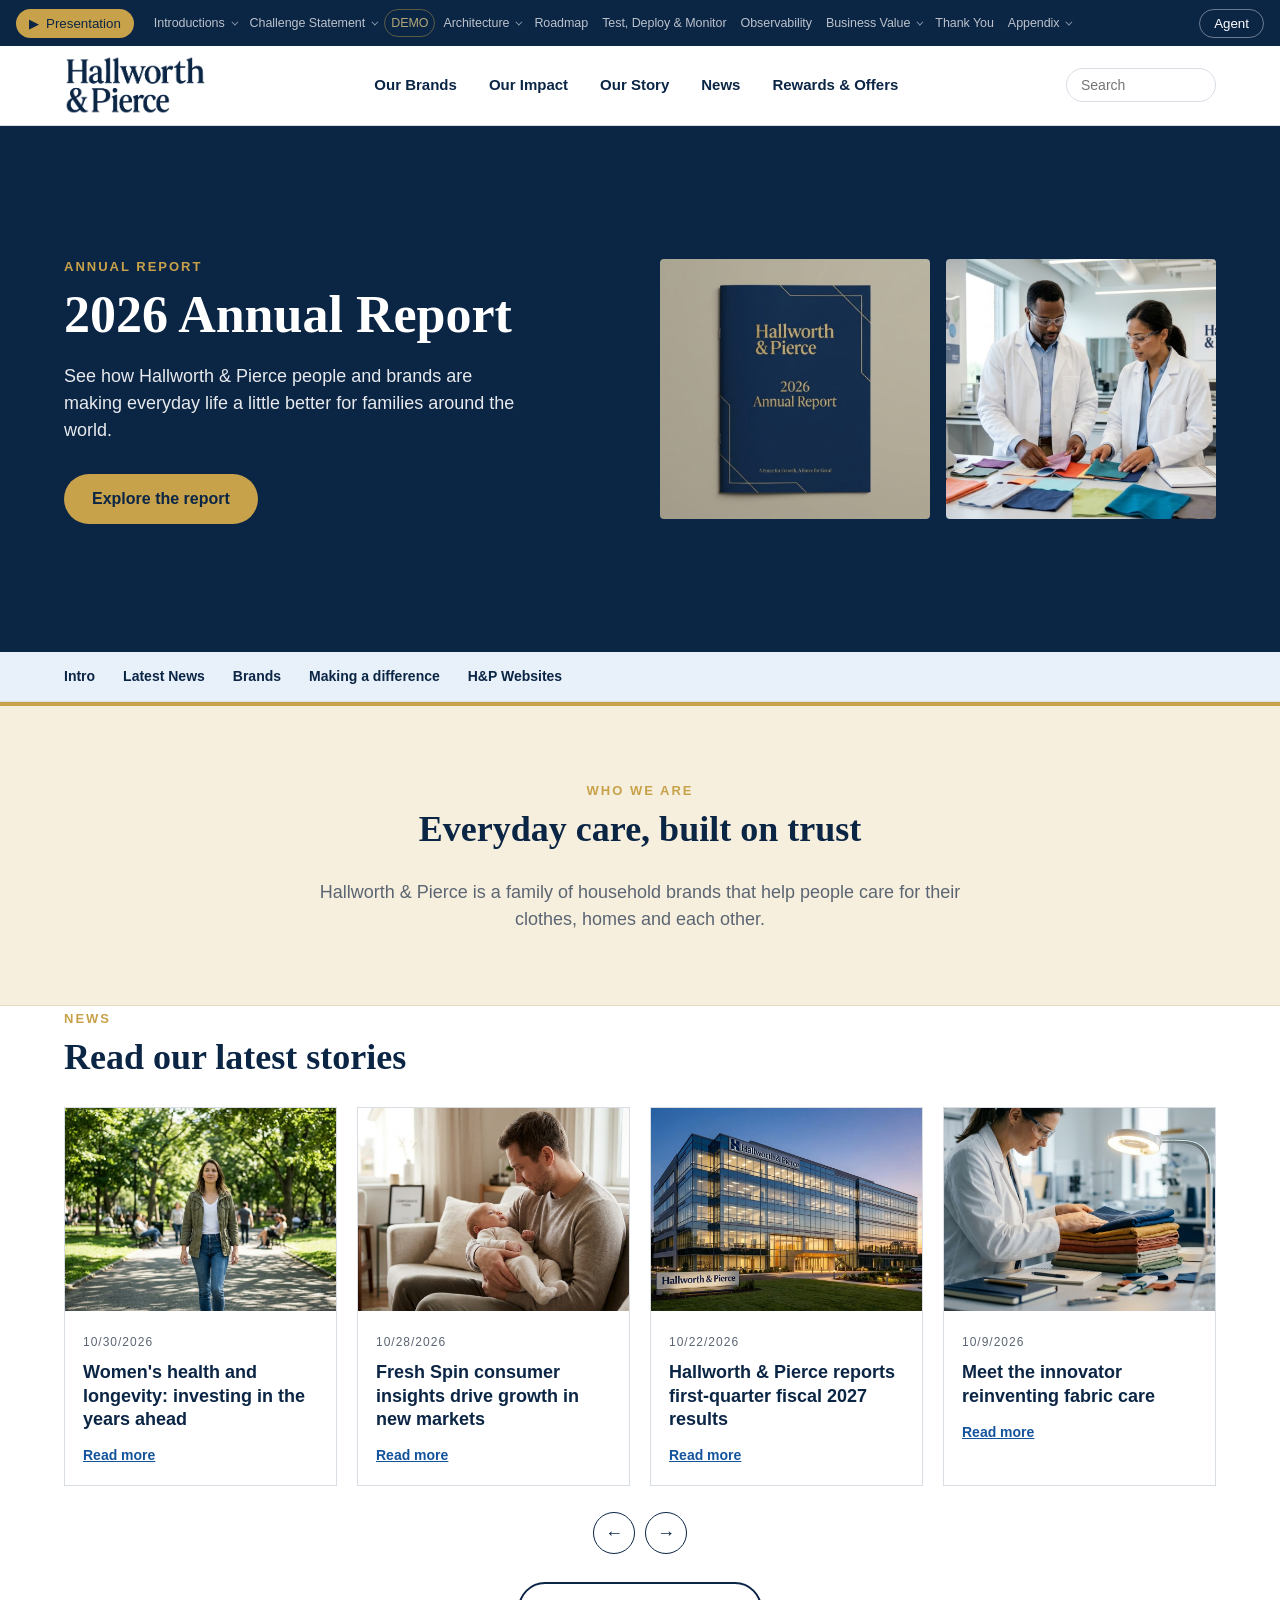
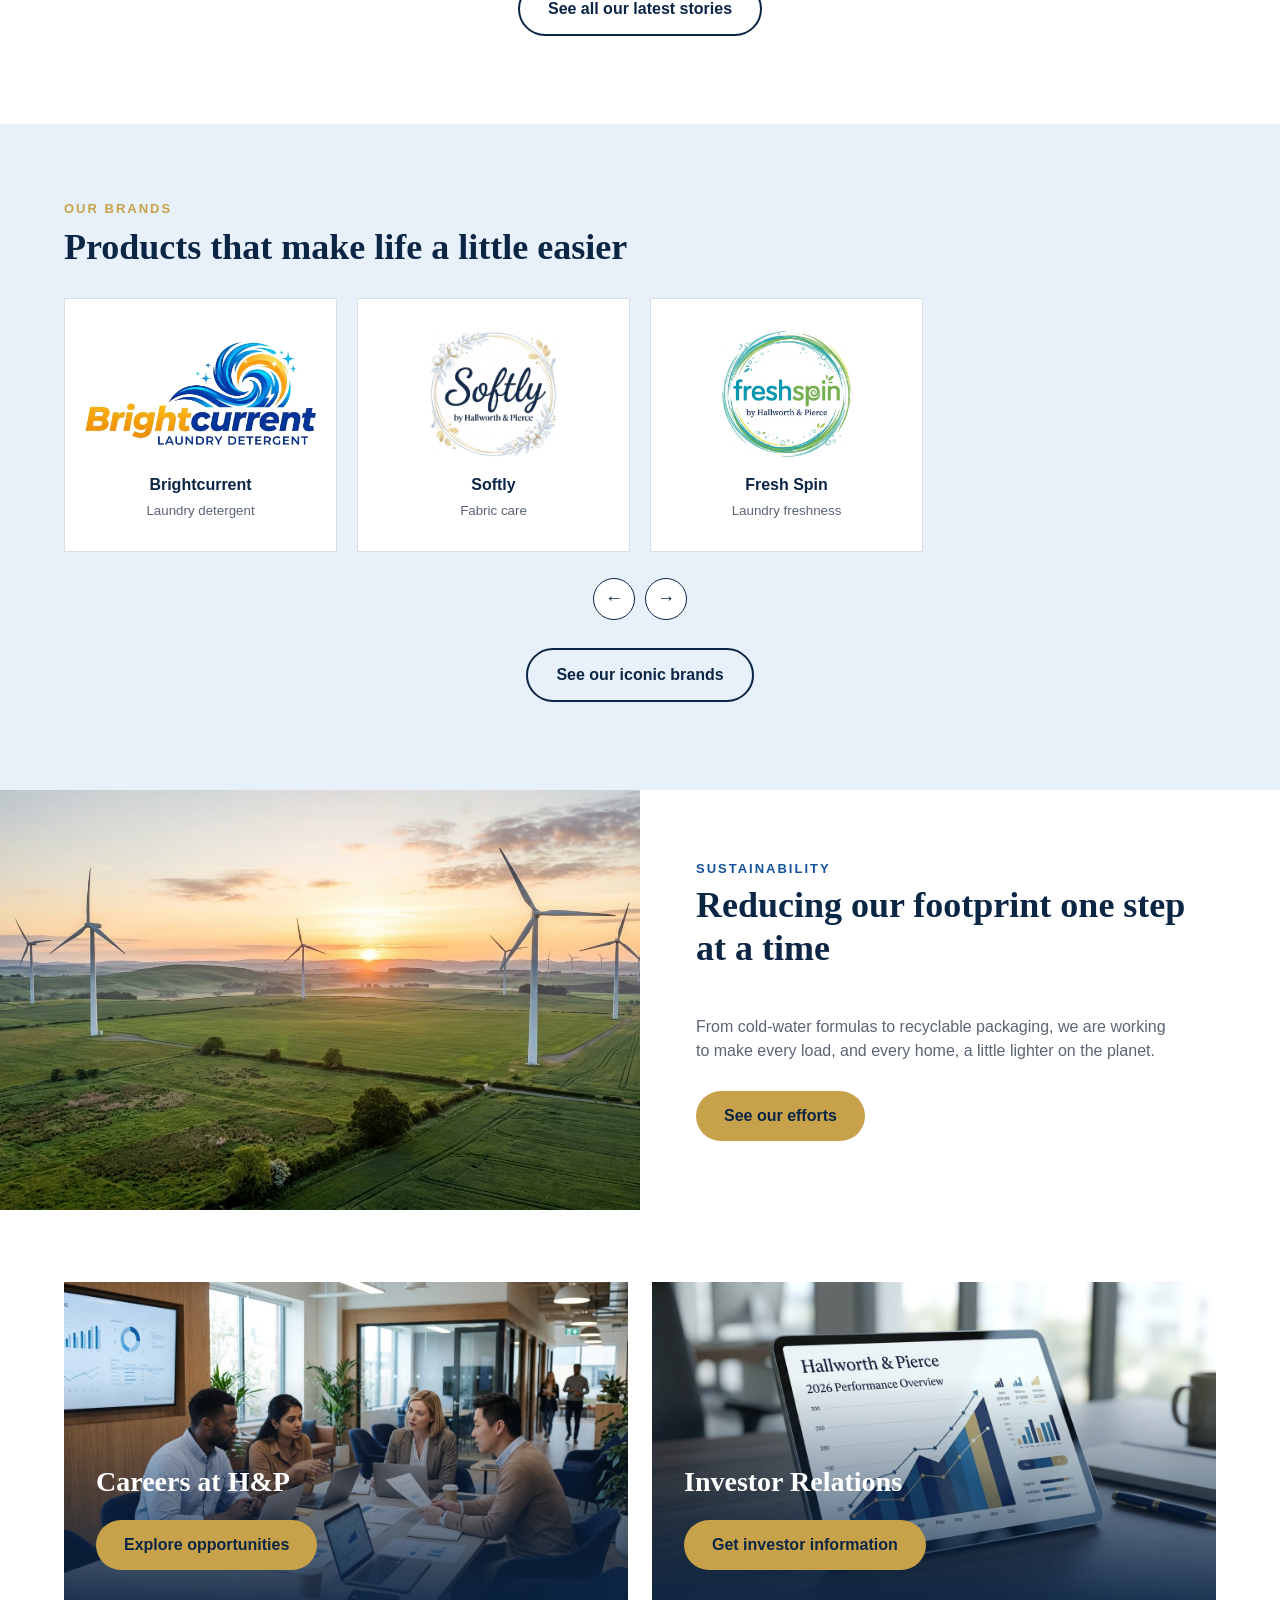
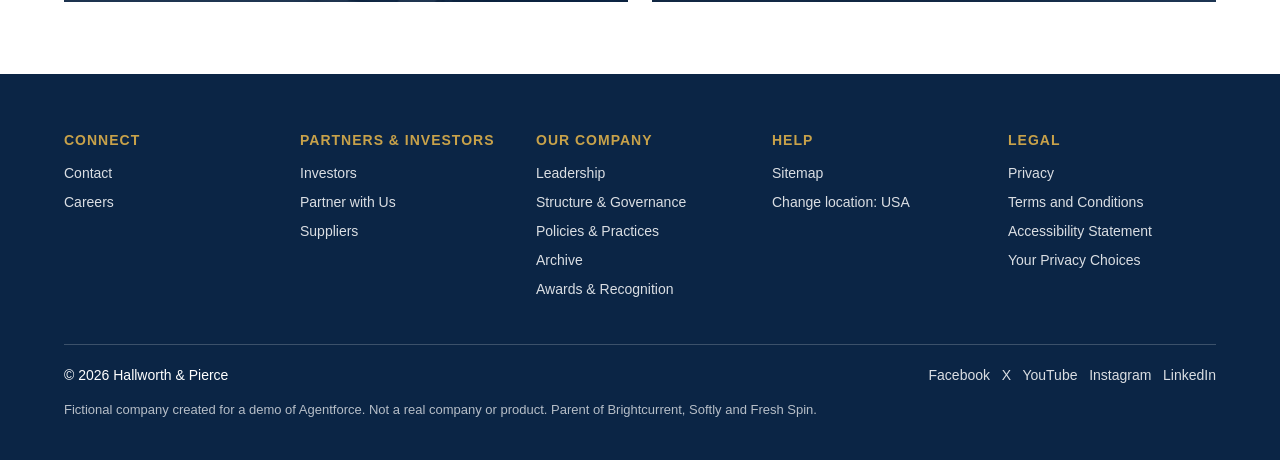
<file: index.html>
<!DOCTYPE html>
<html lang="en"><head><meta charset="utf-8"><meta name="viewport" content="width=device-width, initial-scale=1, minimum-scale=1">
<title>Hallworth & Pierce</title><link rel="icon" href="favicon.ico" sizes="any"><link rel="icon" type="image/png" href="assets/favicon.png"><link rel="apple-touch-icon" href="assets/favicon.png"><link rel="stylesheet" href="styles.css"><link rel="stylesheet" href="deck.css"></head><body>
<a class="skip" href="#main">Skip to content</a>
<div class="topbar"></div>
<header class="site"><div class="wrap">
<a class="logo" href="index.html"><img src="assets/logo.png" alt="Hallworth &amp; Pierce" onerror="this.outerHTML='<span class=logo-text>Hallworth &amp; Pierce</span>'"></a>
<nav class="main" aria-label="Main"><ul>
<li><a href="index.html#brands">Our Brands</a><div class="sub"><a href="https://ctruax-hub.github.io/brightcurrent/">Brightcurrent</a><a href="#">Softly</a><a href="#">Fresh Spin</a><a href="#">Innovation</a><a href="#">Product Safety</a><a href="#">Ingredients</a></div></li>
<li><a href="index.html#impact">Our Impact</a><div class="sub"><a href="#">Community Impact</a><a href="#">Equality &amp; Inclusion</a><a href="#">Sustainability</a><a href="#">Ethics &amp; Responsibility</a></div></li>
<li><a href="index.html#company">Our Story</a><div class="sub"><a href="#">Who We Are</a><a href="#">H&amp;P History</a><a href="#">2026 Annual Report</a><a href="#">2025 Citizenship Report</a></div></li>
<li><a href="index.html#stories">News</a><div class="sub"><a href="#">Blog</a><a href="#">Newsroom</a></div></li>
<li><a href="#">Rewards &amp; Offers</a></li>
</ul></nav>
<input class="search" type="search" placeholder="Search" aria-label="Search">
<button class="burger" aria-label="Menu">&#9776;</button>
</div></header>
<main id="main">
<section class="hero"><div class="wrap">
<div><span class="eyebrow">Annual Report</span><h1>2026 Annual Report</h1><p>See how Hallworth &amp; Pierce people and brands are making everyday life a little better for families around the world.</p><a class="btn" href="#">Explore the report</a></div>
<div class="imgs"><img src="assets/report-cover.jpg" alt="Cover of the Hallworth &amp; Pierce 2026 Annual Report"><img src="assets/report-scientists.jpg" alt="H&amp;P scientists reviewing results in a laboratory"></div>
</div></section>
<div class="anchors"><div class="wrap"><a href="#intro">Intro</a><a href="#stories">Latest News</a><a href="#brands">Brands</a><a href="#impact">Making a difference</a><a href="#company">H&amp;P Websites</a></div></div>
<section id="intro" class="center intro"><div class="wrap"><span class="eyebrow">Who we are</span><h2>Everyday care, built on trust</h2><p style="max-width:680px;margin:0 auto;color:var(--gray);font-size:18px">Hallworth &amp; Pierce is a family of household brands that help people care for their clothes, homes and each other.</p></div></section>
<section id="stories" style="background:#fff;padding-top:0"><div class="wrap"><span class="eyebrow">News</span><h2>Read our latest stories</h2>
<div class="carousel"><div class="track">
<article class="card"><img src="assets/story-1.jpg" alt="Woman walking outdoors"><div class="body"><time>10/30/2026</time><h3>Women's health and longevity: investing in the years ahead</h3><a href="#">Read more</a></div></article>
<article class="card"><img src="assets/story-2.jpg" alt="Parent and baby at home"><div class="body"><time>10/28/2026</time><h3>Fresh Spin consumer insights drive growth in new markets</h3><a href="#">Read more</a></div></article>
<article class="card"><img src="assets/story-3.jpg" alt="Hallworth &amp; Pierce headquarters"><div class="body"><time>10/22/2026</time><h3>Hallworth &amp; Pierce reports first-quarter fiscal 2027 results</h3><a href="#">Read more</a></div></article>
<article class="card"><img src="assets/story-4.jpg" alt="Researcher testing fabric samples"><div class="body"><time>10/9/2026</time><h3>Meet the innovator reinventing fabric care</h3><a href="#">Read more</a></div></article>
</div><div class="ctrl"><button data-dir="-1" aria-label="Previous">&#8592;</button><button data-dir="1" aria-label="Next">&#8594;</button></div></div>
<p class="center"><a class="btn outline" href="#">See all our latest stories</a></p></div></section>
<section id="brands" class="brands"><div class="wrap"><span class="eyebrow">Our brands</span><h2>Products that make life a little easier</h2>
<div class="carousel"><div class="track">
<a class="brand" href="https://ctruax-hub.github.io/brightcurrent/"><img src="assets/brand-brightcurrent.png" alt="Brightcurrent logo"><span>Brightcurrent</span><small>Laundry detergent</small></a>
<a class="brand" href="#"><img src="assets/brand-softly.png" alt="Softly logo"><span>Softly</span><small>Fabric care</small></a>
<a class="brand" href="#"><img src="assets/brand-freshspin.png" alt="Fresh Spin logo"><span>Fresh Spin</span><small>Laundry freshness</small></a>
</div><div class="ctrl"><button data-dir="-1" aria-label="Previous">&#8592;</button><button data-dir="1" aria-label="Next">&#8594;</button></div></div>
<p class="center"><a class="btn outline" href="#">See our iconic brands</a></p></div></section>
<section id="impact" class="feature"><img src="assets/sustainability.jpg" alt="Wind turbines and green fields at sunrise"><div class="txt"><span class="eyebrow" style="color:var(--blue)">Sustainability</span><h2>Reducing our footprint one step at a time</h2><p>From cold-water formulas to recyclable packaging, we are working to make every load, and every home, a little lighter on the planet.</p><div><a class="btn" href="#">See our efforts</a></div></div></section>
<section id="company" style="padding-bottom:0"><div class="wrap"><div class="dual" style="padding-bottom:72px">
<div class="tile" style="background-image:url(assets/careers.jpg)"><h3>Careers at H&amp;P</h3><a class="btn" href="#">Explore opportunities</a></div>
<div class="tile" style="background-image:url(assets/investors.jpg)"><h3>Investor Relations</h3><a class="btn" href="#">Get investor information</a></div>
</div></div></section>
</main>
<footer><div class="wrap">
<div class="cols">
<div><h4>Connect</h4><ul><li><a href="#">Contact</a></li><li><a href="#">Careers</a></li></ul></div>
<div><h4>Partners &amp; Investors</h4><ul><li><a href="#">Investors</a></li><li><a href="#">Partner with Us</a></li><li><a href="#">Suppliers</a></li></ul></div>
<div><h4>Our Company</h4><ul><li><a href="#">Leadership</a></li><li><a href="#">Structure &amp; Governance</a></li><li><a href="#">Policies &amp; Practices</a></li><li><a href="#">Archive</a></li><li><a href="#">Awards &amp; Recognition</a></li></ul></div>
<div><h4>Help</h4><ul><li><a href="#">Sitemap</a></li><li><a href="#">Change location: USA</a></li></ul></div>
<div><h4>Legal</h4><ul><li><a href="privacy.html">Privacy</a></li><li><a href="terms.html">Terms and Conditions</a></li><li><a href="#">Accessibility Statement</a></li><li><a href="#">Your Privacy Choices</a></li></ul></div>
</div>
<div class="legal"><span>&copy; 2026 Hallworth &amp; Pierce</span><span><a href="#">Facebook</a> &nbsp; <a href="#">X</a> &nbsp; <a href="#">YouTube</a> &nbsp; <a href="#">Instagram</a> &nbsp; <a href="#">LinkedIn</a></span></div>
<p class="disc">Fictional company created for a demo of Agentforce. Not a real company or product. Parent of Brightcurrent, Softly and Fresh Spin.</p>
</div></footer>
<script src="script.js"></script><script src="decks/manifest.js"></script><script src="deck.js"></script><script type='text/javascript'>
	function initEmbeddedMessaging() {
		try {
			embeddedservice_bootstrap.settings.language = 'en_US'; // For example, enter 'en' or 'en-US'

			embeddedservice_bootstrap.init(
				'00DWC00000FRgHN',
				'Hallworth_Pierce',
				'https://orgfarm-e0b7935f05--agent007sb.sandbox.my.site.com/ESWHallworthPier1793824372010',
				{
					scrt2URL: 'https://orgfarm-e0b7935f05--agent007sb.sandbox.my.salesforce-scrt.com'
				}
			);
		} catch (err) {
			console.error('Error loading Embedded Messaging: ', err);
		}
	};
</script>
<script type='text/javascript' src='https://orgfarm-e0b7935f05--agent007sb.sandbox.my.site.com/ESWHallworthPier1793824372010/assets/js/bootstrap.min.js' onload='initEmbeddedMessaging()'></script>
</body></html>
</file>
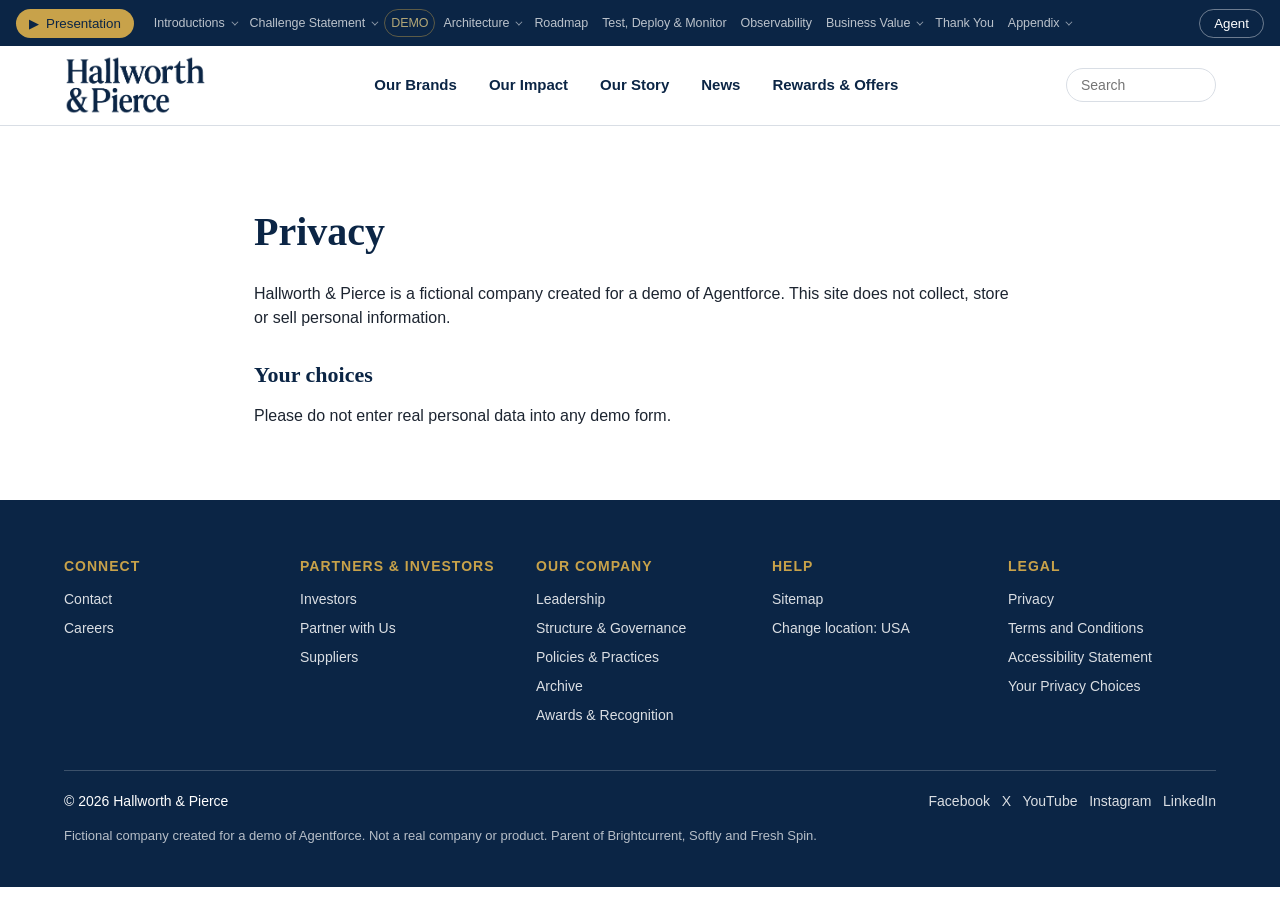
<file: privacy.html>
<!DOCTYPE html>
<html lang="en"><head><meta charset="utf-8"><meta name="viewport" content="width=device-width, initial-scale=1, minimum-scale=1">
<title>Privacy</title><link rel="icon" href="favicon.ico" sizes="any"><link rel="icon" type="image/png" href="assets/favicon.png"><link rel="apple-touch-icon" href="assets/favicon.png"><link rel="stylesheet" href="styles.css"><link rel="stylesheet" href="deck.css"></head><body>
<a class="skip" href="#main">Skip to content</a>
<div class="topbar"></div>
<header class="site"><div class="wrap">
<a class="logo" href="index.html"><img src="assets/logo.png" alt="Hallworth &amp; Pierce" onerror="this.outerHTML='<span class=logo-text>Hallworth &amp; Pierce</span>'"></a>
<nav class="main" aria-label="Main"><ul>
<li><a href="index.html#brands">Our Brands</a><div class="sub"><a href="https://ctruax-hub.github.io/brightcurrent/">Brightcurrent</a><a href="#">Softly</a><a href="#">Fresh Spin</a><a href="#">Innovation</a><a href="#">Product Safety</a><a href="#">Ingredients</a></div></li>
<li><a href="index.html#impact">Our Impact</a><div class="sub"><a href="#">Community Impact</a><a href="#">Equality &amp; Inclusion</a><a href="#">Sustainability</a><a href="#">Ethics &amp; Responsibility</a></div></li>
<li><a href="index.html#company">Our Story</a><div class="sub"><a href="#">Who We Are</a><a href="#">H&amp;P History</a><a href="#">2026 Annual Report</a><a href="#">2025 Citizenship Report</a></div></li>
<li><a href="index.html#stories">News</a><div class="sub"><a href="#">Blog</a><a href="#">Newsroom</a></div></li>
<li><a href="#">Rewards &amp; Offers</a></li>
</ul></nav>
<input class="search" type="search" placeholder="Search" aria-label="Search">
<button class="burger" aria-label="Menu">&#9776;</button>
</div></header>
<main id="main">
<div class="page"><h1>Privacy</h1><p>Hallworth &amp; Pierce is a fictional company created for a demo of Agentforce. This site does not collect, store or sell personal information.</p><h2>Your choices</h2><p>Please do not enter real personal data into any demo form.</p></div></main>
<footer><div class="wrap">
<div class="cols">
<div><h4>Connect</h4><ul><li><a href="#">Contact</a></li><li><a href="#">Careers</a></li></ul></div>
<div><h4>Partners &amp; Investors</h4><ul><li><a href="#">Investors</a></li><li><a href="#">Partner with Us</a></li><li><a href="#">Suppliers</a></li></ul></div>
<div><h4>Our Company</h4><ul><li><a href="#">Leadership</a></li><li><a href="#">Structure &amp; Governance</a></li><li><a href="#">Policies &amp; Practices</a></li><li><a href="#">Archive</a></li><li><a href="#">Awards &amp; Recognition</a></li></ul></div>
<div><h4>Help</h4><ul><li><a href="#">Sitemap</a></li><li><a href="#">Change location: USA</a></li></ul></div>
<div><h4>Legal</h4><ul><li><a href="privacy.html">Privacy</a></li><li><a href="terms.html">Terms and Conditions</a></li><li><a href="#">Accessibility Statement</a></li><li><a href="#">Your Privacy Choices</a></li></ul></div>
</div>
<div class="legal"><span>&copy; 2026 Hallworth &amp; Pierce</span><span><a href="#">Facebook</a> &nbsp; <a href="#">X</a> &nbsp; <a href="#">YouTube</a> &nbsp; <a href="#">Instagram</a> &nbsp; <a href="#">LinkedIn</a></span></div>
<p class="disc">Fictional company created for a demo of Agentforce. Not a real company or product. Parent of Brightcurrent, Softly and Fresh Spin.</p>
</div></footer>
<script src="script.js"></script><script src="decks/manifest.js"></script><script src="deck.js"></script><script type='text/javascript'>
	function initEmbeddedMessaging() {
		try {
			embeddedservice_bootstrap.settings.language = 'en_US'; // For example, enter 'en' or 'en-US'

			embeddedservice_bootstrap.init(
				'00DWC00000FRgHN',
				'Hallworth_Pierce',
				'https://orgfarm-e0b7935f05--agent007sb.sandbox.my.site.com/ESWHallworthPier1793824372010',
				{
					scrt2URL: 'https://orgfarm-e0b7935f05--agent007sb.sandbox.my.salesforce-scrt.com'
				}
			);
		} catch (err) {
			console.error('Error loading Embedded Messaging: ', err);
		}
	};
</script>
<script type='text/javascript' src='https://orgfarm-e0b7935f05--agent007sb.sandbox.my.site.com/ESWHallworthPier1793824372010/assets/js/bootstrap.min.js' onload='initEmbeddedMessaging()'></script>
</body></html>
</file>
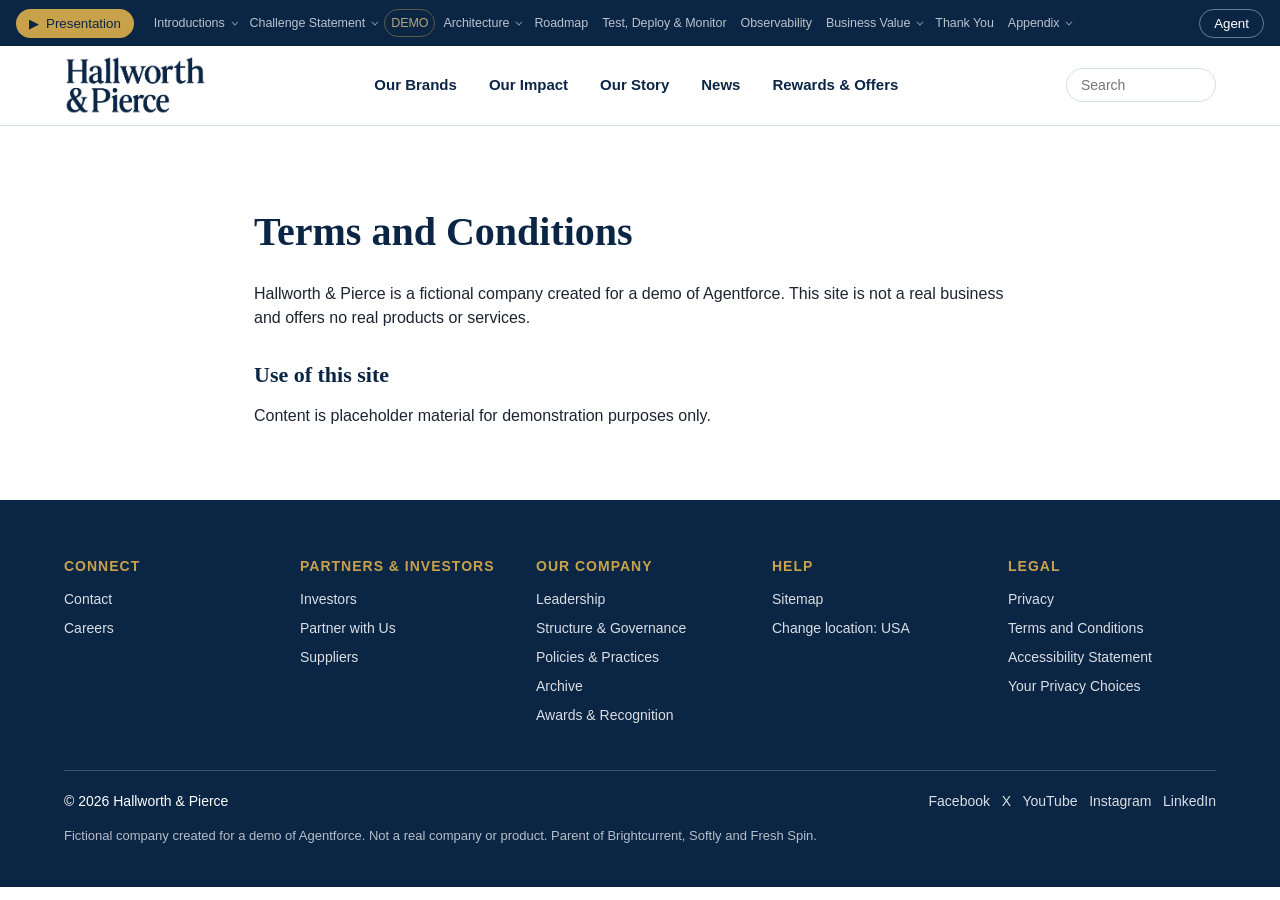
<file: terms.html>
<!DOCTYPE html>
<html lang="en"><head><meta charset="utf-8"><meta name="viewport" content="width=device-width, initial-scale=1, minimum-scale=1">
<title>Terms and Conditions</title><link rel="icon" href="favicon.ico" sizes="any"><link rel="icon" type="image/png" href="assets/favicon.png"><link rel="apple-touch-icon" href="assets/favicon.png"><link rel="stylesheet" href="styles.css"><link rel="stylesheet" href="deck.css"></head><body>
<a class="skip" href="#main">Skip to content</a>
<div class="topbar"></div>
<header class="site"><div class="wrap">
<a class="logo" href="index.html"><img src="assets/logo.png" alt="Hallworth &amp; Pierce" onerror="this.outerHTML='<span class=logo-text>Hallworth &amp; Pierce</span>'"></a>
<nav class="main" aria-label="Main"><ul>
<li><a href="index.html#brands">Our Brands</a><div class="sub"><a href="https://ctruax-hub.github.io/brightcurrent/">Brightcurrent</a><a href="#">Softly</a><a href="#">Fresh Spin</a><a href="#">Innovation</a><a href="#">Product Safety</a><a href="#">Ingredients</a></div></li>
<li><a href="index.html#impact">Our Impact</a><div class="sub"><a href="#">Community Impact</a><a href="#">Equality &amp; Inclusion</a><a href="#">Sustainability</a><a href="#">Ethics &amp; Responsibility</a></div></li>
<li><a href="index.html#company">Our Story</a><div class="sub"><a href="#">Who We Are</a><a href="#">H&amp;P History</a><a href="#">2026 Annual Report</a><a href="#">2025 Citizenship Report</a></div></li>
<li><a href="index.html#stories">News</a><div class="sub"><a href="#">Blog</a><a href="#">Newsroom</a></div></li>
<li><a href="#">Rewards &amp; Offers</a></li>
</ul></nav>
<input class="search" type="search" placeholder="Search" aria-label="Search">
<button class="burger" aria-label="Menu">&#9776;</button>
</div></header>
<main id="main">
<div class="page"><h1>Terms and Conditions</h1><p>Hallworth &amp; Pierce is a fictional company created for a demo of Agentforce. This site is not a real business and offers no real products or services.</p><h2>Use of this site</h2><p>Content is placeholder material for demonstration purposes only.</p></div></main>
<footer><div class="wrap">
<div class="cols">
<div><h4>Connect</h4><ul><li><a href="#">Contact</a></li><li><a href="#">Careers</a></li></ul></div>
<div><h4>Partners &amp; Investors</h4><ul><li><a href="#">Investors</a></li><li><a href="#">Partner with Us</a></li><li><a href="#">Suppliers</a></li></ul></div>
<div><h4>Our Company</h4><ul><li><a href="#">Leadership</a></li><li><a href="#">Structure &amp; Governance</a></li><li><a href="#">Policies &amp; Practices</a></li><li><a href="#">Archive</a></li><li><a href="#">Awards &amp; Recognition</a></li></ul></div>
<div><h4>Help</h4><ul><li><a href="#">Sitemap</a></li><li><a href="#">Change location: USA</a></li></ul></div>
<div><h4>Legal</h4><ul><li><a href="privacy.html">Privacy</a></li><li><a href="terms.html">Terms and Conditions</a></li><li><a href="#">Accessibility Statement</a></li><li><a href="#">Your Privacy Choices</a></li></ul></div>
</div>
<div class="legal"><span>&copy; 2026 Hallworth &amp; Pierce</span><span><a href="#">Facebook</a> &nbsp; <a href="#">X</a> &nbsp; <a href="#">YouTube</a> &nbsp; <a href="#">Instagram</a> &nbsp; <a href="#">LinkedIn</a></span></div>
<p class="disc">Fictional company created for a demo of Agentforce. Not a real company or product. Parent of Brightcurrent, Softly and Fresh Spin.</p>
</div></footer>
<script src="script.js"></script><script src="decks/manifest.js"></script><script src="deck.js"></script><script type='text/javascript'>
	function initEmbeddedMessaging() {
		try {
			embeddedservice_bootstrap.settings.language = 'en_US'; // For example, enter 'en' or 'en-US'

			embeddedservice_bootstrap.init(
				'00DWC00000FRgHN',
				'Hallworth_Pierce',
				'https://orgfarm-e0b7935f05--agent007sb.sandbox.my.site.com/ESWHallworthPier1793824372010',
				{
					scrt2URL: 'https://orgfarm-e0b7935f05--agent007sb.sandbox.my.salesforce-scrt.com'
				}
			);
		} catch (err) {
			console.error('Error loading Embedded Messaging: ', err);
		}
	};
</script>
<script type='text/javascript' src='https://orgfarm-e0b7935f05--agent007sb.sandbox.my.site.com/ESWHallworthPier1793824372010/assets/js/bootstrap.min.js' onload='initEmbeddedMessaging()'></script>
</body></html>
</file>
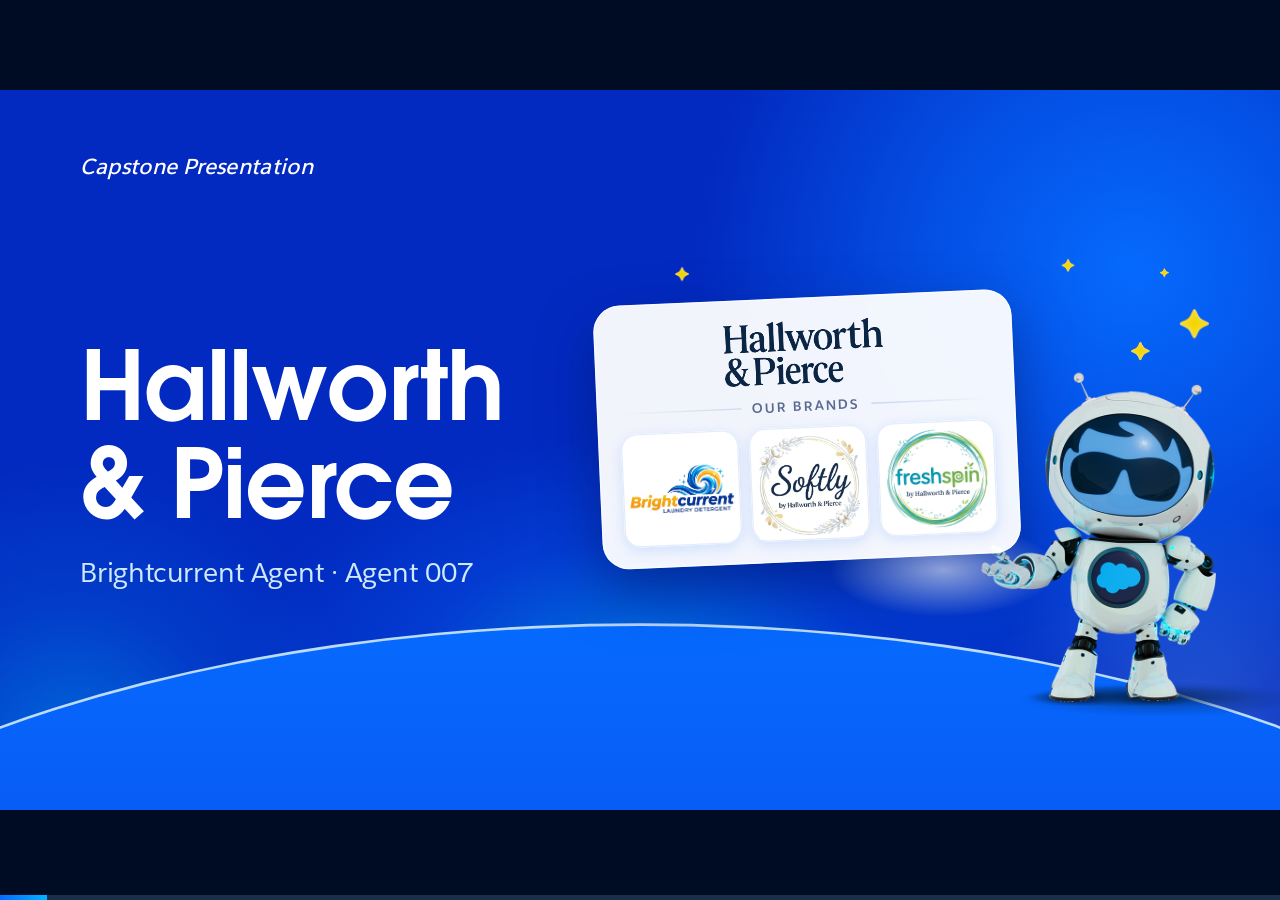
<file: decks/capstone.html>
<!doctype html>
<html lang="en">
<head>
<meta charset="utf-8">
<meta name="viewport" content="width=device-width, initial-scale=1">
<meta name="generator" content="sf-deck-studio">
<title>Hallworth &amp; Pierce · Brightcurrent Agent capstone</title>
<style id="sfds-fonts">@font-face{font-family:"Avant Garde Demi";src:url([data-uri]) format("woff");font-weight:400;font-style:normal;font-display:block;}
@font-face{font-family:"Salesforce Sans";src:url([data-uri]) format("woff");font-weight:400;font-style:normal;font-display:block;}
@font-face{font-family:"Salesforce Sans";src:url([data-uri]) format("woff");font-weight:600;font-style:normal;font-display:block;}
@font-face{font-family:"Salesforce Sans";src:url([data-uri]) format("woff");font-weight:700;font-style:normal;font-display:block;}</style>
<style id="sfds-engine">/* sf-deck-studio engine.css — Salesforce brand 2026 tokens + deck runtime styles.
   Canvas: 1920×1080 px. Template points convert at 1pt = 1.333px.
   Screen mode is driven by engine.js (adds .sfds-js); print/PDF mode needs no JS.
   Themes: bright (template cover blues) · dark (Electric Blue 15, keynote) · blue (Electric Blue 30) ·
           light (Cloud Blue 90, the template's content background) · white. */

:root{
  /* Primary — Electric & Cloud Blues (number = lightness for the color-pairing rule) */
  --eb15:#001E5B; --eb20:#002775; --eb30:#022AC0; --eb50:#066AFE;
  --cb68:#00B3FF; --cb80:#90D0FE; --cb90:#CFE9FE; --cb95:#EAF5FE;
  /* Secondary — accents only; keep blue in charge */
  --teal20:#023434; --teal60:#06A59A; --teal80:#04E1CB; --teal95:#DEF9F3;
  --yel20:#4F2100;  --yel70:#E4A201;  --yel80:#FCC003;  --yel95:#FBF3E0;
  --pink20:#61022A; --pink40:#B60554; --pink60:#FF538A; --pink95:#FEF0F3;
  --vio20:#481A54;  --vio30:#730394;  --vio65:#D17DFE;  --vio95:#F9F0FF;
  --white:#FFFFFF;

  --font-display:"Avant Garde Demi SFDC","Avant Garde Demi","AvantGarde Demi","ITC Avant Garde Gothic Demi","SFDS Display","URW Gothic",sans-serif;
  --font-body:"Salesforce Sans","SalesforceSans","SFDS Body","Lato",system-ui,-apple-system,"Segoe UI",sans-serif;

  /* Type scale (template pt × 1.333) */
  --t-mega:192px;   /* 144pt  hero statements, stats */
  --t-h1:144px;     /* 108pt  H1 */
  --t-xl:128px;     /* 96pt   big stats */
  --t-l:96px;       /* 72pt   statements */
  --t-h2:72px;      /* 54pt   H2 / slide titles */
  --t-m:64px;       /* 48pt   */
  --t-h3:48px;      /* 36pt   H3 / card titles */
  --t-lede:40px;    /* 30pt   lead copy */
  --t-body:32px;    /* 24pt   body */
  --t-small:26.67px;/* 20pt   dense lists */
  --t-min:24px;     /* 18pt   recommended minimum */
  --t-foot:18.67px; /* 14pt   footers/sources only — never smaller */

  --pad-x:120px; --pad-y:96px;
  --r-lg:40px;  /* containers ≥ 400px short side (10% rule) */
  --r-md:24px;  /* ~240px elements */
  --r-sm:8px;   /* chips, buttons (~80px) */
  --shadow:0 18px 48px rgba(6,106,254,.16), 0 2px 8px rgba(6,106,254,.10);
  --ease:cubic-bezier(.2,.7,.1,1);
  --world-dur:1500ms;
}

/* ---------- Viewport & stage ---------- */
html,body{margin:0;padding:0;}
body{background:#000B24;font-family:var(--font-body);-webkit-font-smoothing:antialiased;text-rendering:optimizeLegibility;}
.sfds-js body{overflow:hidden;height:100vh;}
.sfds-stage{position:relative;width:1920px;height:1080px;overflow:hidden;transform-origin:0 0;}
.sfds-js .sfds-stage{position:absolute;left:0;top:0;}

/* ---------- World (persistent one-take background, screen only) ---------- */
.sfds-world{position:absolute;left:0;top:0;width:1920px;height:1080px;overflow:hidden;z-index:0;background:var(--eb15);
  transition:background-color var(--world-dur) var(--ease);}
.sfds-world[data-theme="light"]{background:var(--cb90);}
.sfds-world[data-theme="white"]{background:var(--white);}
.sfds-world[data-theme="blue"],.sfds-world[data-theme="bright"]{background:var(--eb30);}
.w-layer{position:absolute;left:0;top:0;width:1920px;height:1080px;transition:opacity var(--world-dur) var(--ease);}
.sfds-world .w-light,.sfds-world .w-bright{opacity:0;}
.sfds-world[data-theme="light"] .w-dark,.sfds-world[data-theme="white"] .w-dark,.sfds-world[data-theme="bright"] .w-dark{opacity:0;}
.sfds-world[data-theme="light"] .w-light,.sfds-world[data-theme="white"] .w-light{opacity:1;}
.sfds-world[data-theme="bright"] .w-bright{opacity:1;}
.w-shape{position:absolute;border-radius:50%;
  transition:left var(--world-dur) var(--ease),top var(--world-dur) var(--ease),width var(--world-dur) var(--ease),
             height var(--world-dur) var(--ease),opacity var(--world-dur) var(--ease);}
/* dark world */
.w-dark .w-a{background:radial-gradient(closest-side,rgba(0,179,255,.95),rgba(6,106,254,.55) 45%,rgba(2,42,192,0) 100%);}
.w-dark .w-b{background:radial-gradient(closest-side,rgba(4,225,203,.75),rgba(4,225,203,.22) 50%,rgba(4,225,203,0) 100%);}
.w-dark .w-c{background:radial-gradient(closest-side,rgba(209,125,254,.6),rgba(209,125,254,.18) 50%,rgba(209,125,254,0) 100%);}
.w-dark .w-glow{background:radial-gradient(closest-side,rgba(0,179,255,.55),rgba(0,179,255,0));}
.w-dark .w-arc{background:linear-gradient(180deg,#0A3FD6 0%,var(--eb30) 18%,#011E7A 55%,var(--eb15) 100%);border:4px solid rgba(0,179,255,.95);box-sizing:border-box;}
/* bright world — the Corporate Template's cover look: deep blue rising into a luminous Electric Blue */
.w-bright .w-a{background:radial-gradient(closest-side,rgba(6,106,254,1),rgba(6,106,254,.55) 50%,rgba(6,106,254,0) 100%);}
.w-bright .w-b{background:radial-gradient(closest-side,rgba(0,179,255,.8),rgba(0,179,255,.25) 50%,rgba(0,179,255,0) 100%);}
.w-bright .w-c{background:radial-gradient(closest-side,rgba(144,208,254,.6),rgba(144,208,254,0));}
.w-bright .w-glow{background:radial-gradient(closest-side,rgba(0,179,255,.9),rgba(6,106,254,.45) 55%,rgba(6,106,254,0) 100%);}
.w-bright .w-arc{background:linear-gradient(180deg,var(--eb50) 0%,#0A50F0 35%,var(--eb30) 100%);border:4px solid rgba(207,233,254,.9);box-sizing:border-box;}
/* light world (Cloud Blue 90 base, white blooms) */
.w-light .w-a{background:radial-gradient(closest-side,rgba(255,255,255,.95),rgba(255,255,255,.45) 50%,rgba(255,255,255,0) 100%);}
.w-light .w-b{background:radial-gradient(closest-side,rgba(144,208,254,.7),rgba(144,208,254,0));}
.w-light .w-c{background:radial-gradient(closest-side,rgba(4,225,203,.22),rgba(4,225,203,0));}
.w-light .w-glow{background:radial-gradient(closest-side,rgba(255,255,255,.75),rgba(255,255,255,0));}
.w-light .w-arc{background:linear-gradient(180deg,#FFFFFF 0%,var(--cb95) 45%,var(--cb90) 100%);border:3px solid rgba(6,106,254,.55);box-sizing:border-box;}

.sfds-world.no-anim,.sfds-world.no-anim .w-layer,.sfds-world.no-anim .w-shape{transition:none!important;}

/* print copy of the world, baked per slide by pack_deck.py */
.sfds-world-print{display:none;position:absolute;left:0;top:0;width:1920px;height:1080px;overflow:hidden;z-index:0;}
.sfds-world-print .w-shape{transition:none;}

/* ---------- Slides ---------- */
.slide{position:absolute;left:0;top:0;width:1920px;height:1080px;box-sizing:border-box;overflow:hidden;
  padding:var(--pad-y) var(--pad-x);display:flex;flex-direction:column;color:var(--fg);z-index:1;}
.sfds-js .slide{opacity:0;visibility:hidden;transition:opacity .75s var(--ease),visibility 0s linear .75s;}
.sfds-js .slide.is-active{opacity:1;visibility:visible;transition:opacity .75s var(--ease) .1s,visibility 0s;z-index:2;}
.slide[data-theme="dark"]{--fg:var(--white);--fg-2:var(--cb80);--accent:var(--cb68);--accent-fill:var(--cb68);--surface:rgba(255,255,255,.08);--line:rgba(144,208,254,.32);}
.slide[data-theme="blue"]{--fg:var(--white);--fg-2:var(--cb90);--accent:var(--cb80);--accent-fill:var(--cb68);--surface:rgba(255,255,255,.10);--line:rgba(255,255,255,.35);}
.slide[data-theme="bright"]{--fg:var(--white);--fg-2:var(--cb90);--accent:var(--cb80);--accent-fill:var(--cb90);--surface:rgba(255,255,255,.12);--line:rgba(255,255,255,.42);}
.slide[data-theme="light"]{--fg:var(--eb15);--fg-2:var(--eb30);--accent:var(--eb30);--accent-fill:var(--eb50);--surface:var(--white);--line:rgba(2,42,192,.16);}
.slide[data-theme="white"]{--fg:var(--eb15);--fg-2:var(--eb30);--accent:var(--eb50);--accent-fill:var(--eb50);--surface:var(--cb95);--line:rgba(2,42,192,.14);}
/* static fallback backgrounds (also used when a slide opts out of the world) */
.slide.no-world[data-theme="dark"]{background:var(--eb15);} .slide.no-world[data-theme="light"]{background:var(--cb90);}
.slide.no-world[data-theme="white"]{background:var(--white);} .slide.no-world[data-theme="blue"]{background:var(--eb30);}
.slide.no-world[data-theme="bright"]{background:linear-gradient(180deg,var(--eb30) 0%,#0A4BEA 60%,var(--eb50) 100%);}

.slide > .bg{position:absolute;left:0;top:0;width:1920px;height:1080px;z-index:0;}
.slide > .bg img,.slide > .bg svg{width:100%;height:100%;object-fit:cover;display:block;}
.slide > .content{position:relative;z-index:2;display:flex;flex-direction:column;flex:1 1 auto;min-height:0;height:100%;box-sizing:border-box;}
.slide > .fx{position:absolute;z-index:1;pointer-events:none;}   /* decorative art layered above bg */
.slide > .fx > svg,.slide > .fx > img{width:100%;height:100%;display:block;}
.slide > .fx.full{left:0;top:0;width:1920px;height:1080px;}

/* ---------- Typography ---------- */
.slide h1,.slide h2,.slide h3,.slide .display{font-family:var(--font-display);font-weight:normal;margin:0;color:var(--fg);letter-spacing:-.01em;text-wrap:balance;}
.slide h1{font-size:var(--t-h1);line-height:1.02;}
.slide h2{font-size:var(--t-h2);line-height:1.08;}
.slide h3{font-size:var(--t-h3);line-height:1.14;}
.slide .mega{font-size:var(--t-mega);line-height:.98;}
.slide .statement{font-family:var(--font-display);font-size:var(--t-l);line-height:1.06;margin:0;}
.slide p{margin:0;font-size:var(--t-body);line-height:1.42;}
.slide .lede{font-size:var(--t-lede);line-height:1.32;color:var(--fg);}
.slide .muted{color:var(--fg-2);}
.slide .small{font-size:var(--t-small);line-height:1.4;}
.slide .eyebrow{font-size:var(--t-min);line-height:1.2;color:var(--accent);margin:0 0 28px;letter-spacing:.01em;font-weight:600;}
.slide .hl{color:var(--accent);}                      /* one blue per header — use sparingly */
.slide strong,.slide b{font-weight:700;}
.slide .footer{position:absolute;left:var(--pad-x);right:var(--pad-x);bottom:36px;z-index:3;font-size:var(--t-foot);color:var(--fg-2);display:flex;justify-content:space-between;gap:40px;}
.slide .source{font-size:var(--t-foot);color:var(--fg-2);}
.slide ul.list{margin:0;padding:0;list-style:none;display:flex;flex-direction:column;gap:22px;}
.slide ul.list li{font-size:var(--t-body);line-height:1.35;padding-left:44px;position:relative;}
.slide ul.list li::before{content:"";position:absolute;left:0;top:.42em;width:18px;height:18px;border-radius:4px;background:var(--accent-fill);}

/* ---------- Layout helpers (prefixed with .slide so they beat element resets like `.slide p`) ---------- */
.stack{display:flex;flex-direction:column;}
.row{display:flex;flex-direction:row;align-items:center;}
.gap-8{gap:8px}.gap-16{gap:16px}.gap-24{gap:24px}.gap-32{gap:32px}.gap-40{gap:40px}.gap-56{gap:56px}.gap-80{gap:80px}
.grow{flex:1 1 auto;min-height:0;}
.center{justify-content:center;align-items:center;text-align:center;}
.col-center{display:flex;flex-direction:column;align-items:center;text-align:center;}
.slide .bottom{margin-top:auto;}            /* browser only — PDF export may ignore auto margins */
.pin-bottom{position:absolute;left:0;right:0;bottom:0;}   /* robust: pins a group to the bottom of .content */
.spread{justify-content:space-between;}            /* .content.spread with a top group + bottom group */
.slide .mt-0{margin-top:0}.slide .mt-16{margin-top:16px}.slide .mt-24{margin-top:24px}.slide .mt-32{margin-top:32px}
.slide .mt-40{margin-top:40px}.slide .mt-56{margin-top:56px}.slide .mt-80{margin-top:80px}.slide .mt-120{margin-top:120px}
.slide .mb-0{margin-bottom:0}.slide .mb-24{margin-bottom:24px}.slide .mb-40{margin-bottom:40px}
.slide .w-50{max-width:960px}.slide .w-60{max-width:1150px}.slide .w-70{max-width:1340px}
/* explicit widths — use these (not max-width on .content) to set a text measure; they print reliably */
.measure-s{width:760px;max-width:100%;}.measure-m{width:960px;max-width:100%;}.measure-l{width:1150px;max-width:100%;}.measure-xl{width:1340px;max-width:100%;}
.grid{display:grid;gap:40px;align-content:start;}
.cols-2{grid-template-columns:1fr 1fr;} .cols-3{grid-template-columns:1fr 1fr 1fr;}
.cols-4{grid-template-columns:1fr 1fr 1fr 1fr;} .cols-5{grid-template-columns:1fr 1fr 1fr 1fr 1fr;gap:28px;}
.split{display:grid;grid-template-columns:1fr 1fr;gap:88px;align-items:center;flex:1 1 auto;}
.split.l60{grid-template-columns:1.2fr .8fr;} .split.l40{grid-template-columns:.8fr 1.2fr;}
.bento{display:grid;gap:32px;grid-template-columns:repeat(4,minmax(0,1fr));grid-template-rows:repeat(2,minmax(0,1fr));height:680px;}
.bento.rows-3{grid-template-rows:repeat(3,minmax(0,1fr));}
.bento .span-2{grid-column:span 2;} .bento .row-2{grid-row:span 2;}

/* ---------- Components ---------- */
.card{background:var(--surface);border-radius:var(--r-lg);padding:48px;box-sizing:border-box;position:relative;}
.slide[data-theme="light"] .card,.slide[data-theme="white"] .card.raised{box-shadow:var(--shadow);}   /* white on light needs a shadow */
.slide[data-theme="dark"] .card,.slide[data-theme="blue"] .card,.slide[data-theme="bright"] .card{border:2px solid var(--line);}
.card.glass{background:rgba(255,255,255,.10);border:2px solid rgba(207,233,254,.38);-webkit-backdrop-filter:blur(24px);backdrop-filter:blur(24px);}
.card.solid{background:var(--eb50);color:var(--white);border:none;--fg:var(--white);--fg-2:var(--cb90);--accent:var(--cb90);}
.card.deep{background:var(--eb30);color:var(--white);border:none;--fg:var(--white);--fg-2:var(--cb90);--accent:var(--cb80);}
.card.white{background:var(--white);border:none;box-shadow:var(--shadow);--fg:var(--eb15);--fg-2:var(--eb30);--accent:var(--eb30);--accent-fill:var(--eb50);color:var(--eb15);}
.card.tint{background:var(--cb90);box-shadow:none;}
.card.compact{padding:36px;border-radius:var(--r-md);}
.card .card-title{font-family:var(--font-display);font-size:var(--t-h3);line-height:1.12;margin:0 0 16px;color:var(--fg);}
.card p{font-size:var(--t-small);line-height:1.42;color:var(--fg);}
.card .icon{width:96px;height:96px;margin-bottom:28px;display:block;}
.badge{width:88px;height:88px;border-radius:9px;display:flex;align-items:center;justify-content:center;font-family:var(--font-display);
  font-size:40px;line-height:1;background:var(--eb50);color:var(--white);margin-bottom:32px;}
.slide[data-theme="dark"] .badge,.slide[data-theme="blue"] .badge{background:var(--cb68);color:var(--eb15);}
.slide[data-theme="bright"] .badge{background:var(--white);color:var(--eb30);}
.tile{border-radius:var(--r-lg);padding:44px;box-sizing:border-box;position:relative;overflow:hidden;background:var(--surface);display:flex;flex-direction:column;}
.slide[data-theme="dark"] .tile,.slide[data-theme="blue"] .tile,.slide[data-theme="bright"] .tile{border:2px solid var(--line);}
.slide[data-theme="light"] .tile{box-shadow:var(--shadow);}
.tile.solid{background:var(--eb50);border:none;--fg:var(--white);--fg-2:var(--cb90);--accent-fill:var(--white);color:var(--white);}
.tile.art{padding:0;border:none;}
.tile.art > svg,.tile.art > img,.tile.art > .lottie{position:absolute;left:0;top:0;width:100%;height:100%;}
.tile .tile-label{font-size:var(--t-min);color:var(--fg-2);margin-top:auto;}
.chips{display:flex;flex-wrap:wrap;gap:16px;}
.chips.centered{justify-content:center;width:100%;}
.chip{display:inline-flex;align-items:center;gap:12px;padding:10px 20px;border-radius:var(--r-sm);font-size:var(--t-min);line-height:1.2;border:2px solid var(--line);color:var(--fg);}
.chip.solid{background:var(--eb50);border-color:var(--eb50);color:var(--white);}
.slide[data-theme="bright"] .chip.solid{background:var(--white);border-color:var(--white);color:var(--eb30);}
.stat{font-family:var(--font-display);font-size:var(--t-xl);line-height:1;color:var(--fg);letter-spacing:-.02em;}
.stat.accent{color:var(--accent-fill);}
.stat.mega{font-size:var(--t-mega);}
.stat.giga{font-size:280px;line-height:.9;}
.slide .stat-label{font-size:var(--t-small);line-height:1.35;color:var(--fg);margin-top:16px;}
.callout{border-radius:var(--r-lg);padding:44px 48px;background:var(--eb50);color:var(--white);}
.callout .stat{color:var(--white);}
.callout.glass{background:rgba(255,255,255,.10);border:2px solid rgba(207,233,254,.38);backdrop-filter:blur(24px);-webkit-backdrop-filter:blur(24px);}
.media{border-radius:var(--r-lg);overflow:hidden;background:var(--cb90);position:relative;}
.media img,.media svg,.media video{width:100%;height:100%;object-fit:cover;display:block;}
.media.fill{flex:1 1 auto;min-height:0;}
.bleed-right{position:absolute;top:0;right:0;width:960px;height:1080px;z-index:1;overflow:hidden;}
.bleed-right.third{width:690px;}
.bleed-right > img,.bleed-right > video{width:100%;height:100%;object-fit:cover;display:block;}
.bleed-right > .placeholder{width:100%;height:1080px;border-radius:0;border:none;}
.placeholder{display:flex;flex-direction:column;gap:14px;align-items:center;justify-content:center;text-align:center;border:3px dashed var(--line);border-radius:var(--r-lg);color:var(--fg-2);font-size:var(--t-min);padding:32px;box-sizing:border-box;background:rgba(144,208,254,.08);}
.quote-mark{font-family:var(--font-display);font-size:280px;line-height:.7;color:var(--accent-fill);height:150px;display:block;}
.slide .quote{font-family:var(--font-display);font-size:var(--t-l);line-height:1.08;margin:0;}
.slide .attribution{font-size:var(--t-small);color:var(--fg-2);margin-top:40px;}
.agenda{display:grid;grid-template-columns:1fr 1fr;gap:0 96px;align-content:start;}
.agenda .item{display:flex;align-items:baseline;gap:36px;padding:44px 0 40px;border-top:2px solid var(--line);}
.agenda .num{font-family:var(--font-display);font-size:var(--t-l);line-height:1;color:var(--accent-fill);min-width:150px;}
.agenda .txt{font-size:var(--t-lede);line-height:1.25;}
.timeline{display:grid;grid-auto-flow:column;grid-auto-columns:1fr;gap:40px;position:relative;padding-top:64px;
  background:linear-gradient(var(--line),var(--line)) no-repeat 0 20px/100% 4px;}
.timeline .step{position:relative;}
.timeline .step::before{content:"";position:absolute;top:-56px;left:0;width:28px;height:28px;border-radius:50%;background:var(--accent-fill);box-shadow:0 0 0 8px rgba(6,106,254,.18);}
.timeline .when{font-family:var(--font-display);font-size:var(--t-h3);color:var(--accent);margin-bottom:12px;}
.timeline .what{font-size:var(--t-small);line-height:1.4;}
.kpi-row{display:grid;grid-auto-flow:column;grid-auto-columns:1fr;gap:40px;}
.divider{height:2px;background:var(--line);border:none;margin:40px 0;}
.logo{height:72px;width:auto;display:block;}
.logo-slot{position:absolute;z-index:3;}
.logo-slot.tl{top:56px;left:var(--pad-x);} .logo-slot.br{bottom:44px;right:var(--pad-x);} .logo-slot.tr{top:56px;right:var(--pad-x);}
.confidential{display:inline-block;font-size:var(--t-foot);line-height:1;padding:8px 14px;border:2px solid currentColor;border-radius:6px;margin-bottom:24px;color:var(--fg-2);align-self:flex-start;}
.panorama{position:absolute;border-radius:50%;z-index:1;pointer-events:none;}
.panorama.dark{background:linear-gradient(180deg,#0A3FD6 0%,var(--eb30) 20%,var(--eb15) 100%);border:4px solid rgba(0,179,255,.95);box-sizing:border-box;}
.panorama.light{background:linear-gradient(180deg,#FFFFFF 0%,var(--cb90) 100%);border:3px solid rgba(6,106,254,.5);box-sizing:border-box;}

/* flow diagram: <div class="flow"><div class="node">…</div><i class="arrow"></i><div class="node">…</div></div> */
.flow{display:flex;align-items:stretch;}
.flow .node{flex:1 1 0;min-width:0;background:var(--surface);border:2px solid var(--line);border-radius:var(--r-md);padding:32px 30px;box-sizing:border-box;}
.slide[data-theme="light"] .flow .node{border:none;box-shadow:var(--shadow);}
.flow .node.on{background:var(--eb50);border-color:var(--eb50);--fg:var(--white);--fg-2:var(--cb90);color:var(--white);}
.flow .node .step-n{font-family:var(--font-display);font-size:var(--t-h3);color:var(--accent);line-height:1;margin-bottom:14px;}
.flow .node.on .step-n{color:var(--cb90);}
.flow .node .node-title{font-family:var(--font-display);font-size:34px;line-height:1.12;margin-bottom:10px;color:var(--fg);}
.flow .node p{font-size:var(--t-min);line-height:1.38;color:var(--fg-2);}
.flow .node.on p{color:var(--cb90);}
.flow .arrow{flex:0 0 64px;position:relative;}
.flow .arrow::before{content:"";position:absolute;left:12px;right:16px;top:50%;height:4px;margin-top:-2px;background:var(--accent-fill);border-radius:2px;}
.flow .arrow::after{content:"";position:absolute;right:14px;top:50%;width:16px;height:16px;margin-top:-10px;border-top:4px solid var(--accent-fill);border-right:4px solid var(--accent-fill);transform:rotate(45deg);}

/* phone + chat mockup (generic device; official device frames live in the template) */
.phone{width:440px;height:880px;border-radius:44px;background:var(--eb15);padding:16px;box-sizing:border-box;position:relative;flex:0 0 auto;
  box-shadow:0 36px 90px rgba(0,30,91,.45),inset 0 0 0 3px rgba(144,208,254,.35);}
.phone .notch{position:absolute;top:30px;left:50%;width:120px;height:30px;margin-left:-60px;border-radius:15px;background:var(--eb15);z-index:3;}
.phone .screen{width:100%;height:100%;border-radius:30px;background:var(--white);overflow:hidden;display:flex;flex-direction:column;position:relative;}
.phone .app-bar{padding:76px 26px 18px;background:var(--cb95);text-align:center;color:var(--eb15);border-bottom:2px solid rgba(2,42,192,.08);}
.phone .app-bar b{display:block;font-size:24px;font-weight:700;} .phone .app-bar span{font-size:19px;color:var(--eb30);}
.chat{flex:1 1 auto;padding:22px 20px;display:flex;flex-direction:column;gap:14px;background:var(--white);font-family:var(--font-body);}
.chat .msg{max-width:80%;padding:14px 18px;border-radius:20px;font-size:24px;line-height:1.32;box-sizing:border-box;}
.chat .msg.in{align-self:flex-start;background:var(--cb95);color:var(--eb15);border-bottom-left-radius:6px;}
.chat .msg.out{align-self:flex-end;background:var(--eb50);color:var(--white);border-bottom-right-radius:6px;}
.chat .who{font-size:19px;color:var(--eb30);margin:4px 4px -6px;}
.chat .who.right{align-self:flex-end;}
.chat .action{align-self:center;display:flex;align-items:center;gap:12px;background:var(--teal95);color:var(--teal20);border-radius:12px;padding:10px 16px;font-size:20px;}
.chat .action i{width:22px;height:22px;border-radius:50%;background:var(--teal60);display:inline-block;flex:0 0 22px;}

/* charts (svg_charts.py) */
.radial{position:relative;flex:0 0 auto;}
.radial svg{display:block;}
.radial-val{position:absolute;left:0;top:0;width:100%;height:100%;display:flex;align-items:center;justify-content:center;
  font-family:var(--font-display);color:var(--fg);letter-spacing:-.02em;line-height:1;}
.bars{display:flex;flex-direction:column;gap:30px;width:100%;}
.bar{display:grid;grid-template-columns:300px 1fr 170px;align-items:center;gap:32px;}
.bar-label{font-size:var(--t-small);line-height:1.25;color:var(--fg);}
.bar-track{height:30px;border-radius:4px;background:var(--line);overflow:hidden;position:relative;}
.bar-fill{height:30px;border-radius:4px;background:linear-gradient(90deg,var(--eb50),var(--cb68));transform-origin:0 50%;}
.bar-val{font-family:var(--font-display);font-size:var(--t-h3);text-align:right;color:var(--fg);}
.line-chart{color:var(--fg);}
.line-chart svg{display:block;max-width:100%;height:auto;overflow:visible;}
.line-chart text{fill:var(--fg);font-family:var(--font-body);}
.line-chart .lc-axis{fill:var(--fg-2);}
.line-chart .lc-last{font-family:var(--font-display);fill:var(--fg);}
.legend{display:flex;flex-direction:column;gap:22px;}
.legend .lg{display:grid;grid-template-columns:28px 1fr auto;gap:18px;align-items:center;font-size:var(--t-small);min-width:420px;}
.legend .lg i{width:28px;height:28px;border-radius:4px;display:block;}
.legend .lg b{font-family:var(--font-display);font-weight:normal;font-size:var(--t-h3);}
.lottie{position:relative;}
.lottie > svg{display:block;}
.lottie-poster{display:block;width:100%;height:100%;object-fit:contain;}
.sfds-js .lottie.is-ready .lottie-poster{display:none;}
.notes{display:none;}

/* ---------- Motion (screen only; print shows final state) ---------- */
.sfds-js .slide [data-anim]{opacity:0;transition:opacity .9s var(--ease) var(--d,0ms),transform 1.1s var(--ease) var(--d,0ms);}
.sfds-js .slide [data-anim="rise"]{transform:translateY(40px);}
.sfds-js .slide [data-anim="left"]{transform:translateX(-56px);}
.sfds-js .slide [data-anim="right"]{transform:translateX(56px);}
.sfds-js .slide [data-anim="scale"]{transform:scale(.9);}
.sfds-js .slide [data-anim="pop"]{transform:scale(.6);transition:opacity .5s var(--ease) var(--d,0ms),transform .8s cubic-bezier(.34,1.56,.64,1) var(--d,0ms);}
.sfds-js .slide.is-active [data-anim]{opacity:1;transform:none;}
.sfds-js .slide [data-anim="draw"],.sfds-js .slide [data-anim="grow"]{opacity:1;transform:none;}
.sfds-js .slide [data-anim="draw"] .draw{stroke-dasharray:var(--len,3000);stroke-dashoffset:var(--len,3000);transition:stroke-dashoffset 1.8s var(--ease) var(--d,0ms);}
.sfds-js .slide.is-active [data-anim="draw"] .draw{stroke-dashoffset:var(--to,0);}
.sfds-js .slide [data-anim="draw"] .area{opacity:0;transition:opacity 1.2s var(--ease) .7s;}
.sfds-js .slide.is-active [data-anim="draw"] .area{opacity:1;}
.sfds-js .slide [data-anim="grow"] .bar-fill{transform:scaleX(0);transition:transform 1.3s var(--ease) var(--d,0ms);}
.sfds-js .slide.is-active [data-anim="grow"] .bar-fill{transform:none;}
.sfds-js .slide .float{animation:sfds-float 9s ease-in-out infinite;}
.sfds-js .slide .spin-slow{animation:sfds-spin 60s linear infinite;transform-origin:50% 50%;}
@keyframes sfds-float{0%,100%{transform:translateY(0)}50%{transform:translateY(-18px)}}
@keyframes sfds-spin{to{transform:rotate(360deg)}}
@media (prefers-reduced-motion: reduce){
  .sfds-js .slide [data-anim]{transition:none!important;opacity:1!important;transform:none!important;}
  .sfds-js .slide [data-anim="draw"] .draw{stroke-dashoffset:var(--to,0)!important;transition:none!important;}
  .sfds-js .slide [data-anim="draw"] .area{opacity:1!important;transition:none!important;}
  .sfds-js .slide [data-anim="grow"] .bar-fill{transform:none!important;transition:none!important;}
  .w-shape,.sfds-world,.w-layer{transition:none!important;}
  .sfds-js .slide .float,.sfds-js .slide .spin-slow{animation:none!important;}
}

/* ---------- Runtime UI (screen only) ---------- */
.sfds-ui{position:fixed;z-index:50;font-family:var(--font-body);}
.sfds-progress{left:0;bottom:0;height:5px;width:100%;background:rgba(144,208,254,.18);}
.sfds-progress > i{display:block;height:100%;width:0;background:linear-gradient(90deg,var(--eb50),var(--cb68));transition:width .6s var(--ease);}
.sfds-count{right:18px;bottom:14px;color:rgba(207,233,254,.75);font-size:13px;letter-spacing:.04em;opacity:0;transition:opacity .3s;}
body:hover .sfds-count{opacity:1;}
.sfds-notes{left:50%;bottom:22px;transform:translateX(-50%);width:min(1100px,92vw);max-height:38vh;overflow:auto;background:rgba(0,30,91,.94);
  border:1px solid rgba(144,208,254,.35);border-radius:14px;color:#fff;padding:18px 22px;font-size:17px;line-height:1.5;display:none;box-shadow:0 10px 40px rgba(0,0,0,.4);}
.sfds-notes.on{display:block;} .sfds-notes h4{margin:0 0 6px;font-size:12px;letter-spacing:.08em;color:var(--cb80);font-weight:600;}
.sfds-help{left:50%;top:50%;transform:translate(-50%,-50%);background:rgba(0,30,91,.96);color:#fff;border-radius:16px;padding:26px 30px;font-size:16px;line-height:1.8;display:none;border:1px solid rgba(144,208,254,.35);}
.sfds-help.on{display:block;} .sfds-help kbd{display:inline-block;min-width:22px;text-align:center;padding:1px 7px;margin-right:8px;border-radius:5px;background:rgba(144,208,254,.18);font-family:inherit;}
.sr-only{position:absolute;width:1px;height:1px;overflow:hidden;clip:rect(0 0 0 0);white-space:nowrap;}

/* ---------- Overview (deck.overview.html from pack_deck.py --overview): every slide in a grid ---------- */
.sfds-overview body{overflow:auto!important;height:auto!important;}
.sfds-overview .sfds-stage{position:static!important;transform:none!important;width:auto!important;height:auto!important;overflow:visible!important;
  display:flex;flex-wrap:wrap;gap:16px;padding:16px;box-sizing:border-box;}
.sfds-overview .sfds-world,.sfds-overview .sfds-ui{display:none!important;}
.sfds-overview .slide{position:relative!important;opacity:1!important;visibility:visible!important;zoom:var(--ov-zoom,.3);flex:0 0 auto;}
.sfds-overview .sfds-world-print{display:block!important;}
.sfds-overview .slide [data-anim]{opacity:1!important;transform:none!important;}
.sfds-overview .slide [data-anim="draw"] .draw{stroke-dashoffset:var(--to,0)!important;transition:none!important;}
.sfds-overview .slide [data-anim="draw"] .area{opacity:1!important;}
.sfds-overview .slide [data-anim="grow"] .bar-fill{transform:none!important;}

/* ---------- Print / PDF (Chromium via export_pdf.py, or WeasyPrint fallback) ---------- */
@page{size:1920px 1080px;margin:0;}
@media print{
  html,body{background:none!important;overflow:visible!important;height:auto!important;}
  .sfds-stage{position:static!important;transform:none!important;width:1920px;height:auto!important;overflow:visible!important;}
  .sfds-world,.sfds-ui,.notes,.sr-only{display:none!important;}
  .slide{position:relative!important;display:flex!important;opacity:1!important;visibility:visible!important;
    page-break-after:always;break-after:page;page-break-inside:avoid;}
  .slide:last-of-type{page-break-after:auto;break-after:auto;}
  .sfds-world-print{display:block!important;}
  .slide [data-anim]{opacity:1!important;transform:none!important;}
  .card.glass,.callout.glass{backdrop-filter:none!important;background:rgba(255,255,255,.14)!important;}
  .slide[data-theme="light"] .card{box-shadow:0 0 0 2px rgba(6,106,254,.10)!important;}
  .lottie > svg{display:none!important;}
  .lottie-poster{display:block!important;}
  .chips{display:block;} .chips.centered{text-align:center;}
  .chip{display:inline-block;margin:0 10px 12px 0;}
}
</style>
<style id="deck-css">
.slide[data-sid="hybrid-knowledge"] .ic{width:44px;height:44px;flex:0 0 44px;display:block;}
.slide[data-sid="hybrid-knowledge"][data-brand="A"]{--bc:var(--teal60);}
.slide[data-sid="hybrid-knowledge"][data-brand="B"]{--bc:var(--vio30);}
.slide[data-sid="hybrid-knowledge"] .tbtn{font-family:var(--font-body);font-size:24px;line-height:1.2;font-weight:600;padding:12px 22px;border-radius:8px;
  border:2px solid var(--line);background:transparent;color:var(--fg);cursor:pointer;transition:background .3s,color .3s,border-color .3s,transform .2s;}
.slide[data-sid="hybrid-knowledge"] .tbtn:hover{border-color:var(--accent-fill);}
.slide[data-sid="hybrid-knowledge"] .tbtn:active{transform:scale(.97);}
.slide[data-sid="hybrid-knowledge"][data-theme="light"] .tbtn{background:var(--white);border-color:rgba(6,106,254,.22);}
.slide[data-sid="hybrid-knowledge"][data-theme="light"] .tbtn.on{background:var(--eb50);border-color:var(--eb50);color:var(--white);}
.slide[data-sid="hybrid-knowledge"] .tgroup{display:flex;gap:12px;flex-wrap:wrap;align-items:center;}
.slide[data-sid="hybrid-knowledge"] .tgroup .tg-l{font-size:24px;color:var(--fg-2);margin-right:6px;}
.slide[data-sid="hybrid-knowledge"] .corner{position:absolute;top:0;right:0;z-index:3;display:flex;flex-direction:column;align-items:flex-end;gap:10px;}
.slide[data-sid="hybrid-knowledge"] .dg{position:relative;width:1680px;height:520px;margin-top:32px;flex:0 0 auto;}
.slide[data-sid="hybrid-knowledge"] .dg .abs{position:absolute;}
.slide[data-sid="hybrid-knowledge"] .dg .conn{position:absolute;left:0;top:0;width:1680px;height:520px;overflow:visible;pointer-events:none;}
.slide[data-sid="hybrid-knowledge"] .dg .conn .draw{fill:none;stroke:var(--eb50);stroke-width:5;stroke-linecap:round;stroke-linejoin:round;}
.slide[data-sid="hybrid-knowledge"] .src{padding:32px 36px;box-sizing:border-box;width:420px;height:240px;display:flex;flex-direction:column;gap:8px;}
.slide[data-sid="hybrid-knowledge"] .src .ic{width:48px;height:48px;color:var(--eb50);margin-bottom:6px;}
.slide[data-sid="hybrid-knowledge"] .src .card-title{font-size:30px;line-height:1.1;margin:0;}
.slide[data-sid="hybrid-knowledge"] .src p{font-size:24px;line-height:1.35;color:var(--fg-2);}
.slide[data-sid="hybrid-knowledge"] .lane{width:180px;text-align:center;font-size:24px;line-height:1.3;font-weight:600;color:var(--fg-2);}
.slide[data-sid="hybrid-knowledge"] .data360{left:620px;top:0;width:560px;height:520px;border:3px dashed var(--eb50);border-radius:var(--r-lg);box-sizing:border-box;background:rgba(255,255,255,.55);}
.slide[data-sid="hybrid-knowledge"] .data360 .dt{position:absolute;left:36px;top:14px;font-family:var(--font-display);font-size:40px;line-height:1;color:var(--eb50);}
.slide[data-sid="hybrid-knowledge"] .tile2{position:absolute;box-sizing:border-box;height:104px;padding:14px 32px 14px 44px;border-radius:var(--r-md);background:var(--white);
  box-shadow:var(--shadow);display:flex;flex-direction:column;justify-content:center;gap:4px;overflow:hidden;}
.slide[data-sid="hybrid-knowledge"] .tile2::before{content:"";position:absolute;left:0;top:0;bottom:0;width:12px;background:var(--bc);transition:background .4s;}
.slide[data-sid="hybrid-knowledge"] .tile2 b{font-family:var(--font-display);font-weight:normal;font-size:30px;line-height:1.1;color:var(--fg);}
.slide[data-sid="hybrid-knowledge"] .tile2 span.d{font-size:24px;line-height:1.25;color:var(--fg-2);}
.slide[data-sid="hybrid-knowledge"] .tile2.ens{background:var(--eb50);--fg:var(--white);--fg-2:var(--cb90);}
.slide[data-sid="hybrid-knowledge"] .tile2.ens::before{background:var(--cb68);}
.slide[data-sid="hybrid-knowledge"] .tile2 .bl,.slide[data-sid="hybrid-knowledge"] .agent .bl{font-weight:700;color:var(--bc);}
.slide[data-sid="hybrid-knowledge"] .tile2.ens .bl{color:var(--white);}
.slide[data-sid="hybrid-knowledge"] .agent{padding:40px 36px;box-sizing:border-box;width:380px;height:320px;display:flex;flex-direction:column;gap:12px;justify-content:center;}
.slide[data-sid="hybrid-knowledge"] .agent .ic{width:56px;height:56px;color:var(--cb80);margin-bottom:4px;}
.slide[data-sid="hybrid-knowledge"] .agent .card-title{font-size:48px;line-height:1.05;margin:0;color:var(--white);}
.slide[data-sid="hybrid-knowledge"] .agent p{font-size:26px;line-height:1.35;color:var(--white);}
.slide[data-sid="hybrid-knowledge"] .agent .bl{color:var(--cb80);}
.slide[data-sid="hybrid-knowledge"] .strip{margin-top:28px;padding:24px 40px;border-radius:var(--r-md);background:var(--white);box-shadow:var(--shadow);border-left:14px solid var(--eb50);box-sizing:border-box;}
.slide[data-sid="hybrid-knowledge"] .strip p{font-size:30px;line-height:1.25;color:var(--fg);}
.slide[data-sid="hybrid-knowledge"] .strip b{color:var(--eb30);}
.slide[data-sid="solution-arch"] .tbtn{font-family:var(--font-body);font-size:24px;line-height:1.2;font-weight:600;padding:12px 22px;border-radius:8px;
  border:2px solid var(--line);background:transparent;color:var(--fg);cursor:pointer;transition:background .3s,color .3s,border-color .3s,transform .2s;}
.slide[data-sid="solution-arch"] .tbtn:hover{border-color:var(--accent-fill);}
.slide[data-sid="solution-arch"] .tbtn:active{transform:scale(.97);}
.slide[data-sid="solution-arch"][data-theme="dark"] .tbtn.on{background:var(--cb68);border-color:var(--cb68);color:var(--eb15);}
.slide[data-sid="solution-arch"] .tgroup{display:flex;gap:12px;align-items:center;flex-wrap:nowrap;}
.slide[data-sid="solution-arch"] .tgroup .tg-l{font-size:24px;color:var(--fg-2);margin-right:6px;}
.slide[data-sid="solution-arch"] .corner{position:absolute;top:0;right:0;z-index:3;}
.slide[data-sid="solution-arch"] .dg{position:relative;width:1680px;height:704px;margin-top:30px;flex:0 0 auto;}
.slide[data-sid="solution-arch"] .dg .lane{position:absolute;top:0;height:616px;border-radius:var(--r-lg);border:2px dashed rgba(144,208,254,.38);
  background:linear-gradient(180deg,rgba(255,255,255,.07),rgba(255,255,255,.02));transition:opacity .4s;}
.slide[data-sid="solution-arch"] .dg .lane .lt{position:absolute;left:0;right:0;top:12px;text-align:center;font-family:var(--font-display);font-size:30px;line-height:1.1;color:var(--cb80);}
.slide[data-sid="solution-arch"] .dg .lane.web{left:0;width:1090px;}
.slide[data-sid="solution-arch"] .dg .lane.ka{left:1140px;width:540px;}
.slide[data-sid="solution-arch"] .dg .conn{position:absolute;left:0;top:0;width:1680px;height:704px;overflow:visible;pointer-events:none;}
.slide[data-sid="solution-arch"] .dg .conn .draw{fill:none;stroke:var(--cb68);stroke-width:3.5;stroke-linecap:round;stroke-linejoin:round;opacity:.9;transition:opacity .4s;}
.slide[data-sid="solution-arch"] .dg .conn .flow{fill:none;stroke:#fff;stroke-width:4;stroke-linecap:round;stroke-dasharray:2 22;opacity:0;
  animation:fl 1.4s linear infinite,flin .8s ease 2.6s forwards;transition:opacity .4s;}
@keyframes fl{to{stroke-dashoffset:-48;}}
@keyframes flin{to{opacity:.85;}}
.slide[data-sid="solution-arch"] .nd{position:absolute;box-sizing:border-box;border-radius:14px;display:flex;flex-direction:column;align-items:center;justify-content:center;text-align:center;
  font-size:24px;line-height:1.15;color:var(--white);padding:6px 14px;
  background:linear-gradient(180deg,rgba(255,255,255,.16),rgba(255,255,255,.05));border:2px solid rgba(144,208,254,.42);
  box-shadow:inset 0 -5px 0 var(--sc,transparent),0 0 26px rgba(0,179,255,.16);transition:opacity .4s;}
.slide[data-sid="solution-arch"] .nd .sb{font-size:22px;color:var(--cb90);margin-top:2px;}
.slide[data-sid="solution-arch"] .nd.st-conn{--sc:var(--cb68);}
.slide[data-sid="solution-arch"] .nd.st-dlo{--sc:var(--vio65);}
.slide[data-sid="solution-arch"] .nd.st-dmo{--sc:#4C8DFF;}
.slide[data-sid="solution-arch"] .nd.st-si{--sc:var(--teal80);}
.slide[data-sid="solution-arch"] .nd.st-ret{--sc:var(--yel80);}
.slide[data-sid="solution-arch"] .nd.src{border-color:transparent;font-weight:600;}
.slide[data-sid="solution-arch"] .nd.src.web{background:linear-gradient(135deg,#0A6BFF,#022AC0);box-shadow:0 0 34px rgba(6,106,254,.55);}
.slide[data-sid="solution-arch"] .nd.src.ka{background:linear-gradient(135deg,#06A59A,#02726B);box-shadow:0 0 34px rgba(4,225,203,.4);}
.slide[data-sid="solution-arch"] .nd.er{background:linear-gradient(135deg,var(--yel80),var(--yel70));color:var(--yel20);border-color:transparent;font-weight:700;
  box-shadow:0 0 44px rgba(252,192,3,.55);}
.slide[data-sid="solution-arch"] .nd.er .t{font-family:var(--font-display);font-weight:normal;font-size:34px;line-height:1;}
.slide[data-sid="solution-arch"] .nd.er .sb{color:var(--yel20);font-size:22px;font-weight:600;}
.slide[data-sid="solution-arch"] .nd.st-ret.ka .t{font-weight:600;}
.slide[data-sid="solution-arch"][data-trace="web"] .ka{opacity:.2;}
.slide[data-sid="solution-arch"][data-trace="ka"] .web{opacity:.2;}
.slide[data-sid="solution-arch"] .dg .conn .flow{transition:stroke-opacity .4s;}
.slide[data-sid="solution-arch"][data-trace="web"] .flow.ka{stroke-opacity:.12;}
.slide[data-sid="solution-arch"][data-trace="ka"] .flow.web{stroke-opacity:.12;}
@media (prefers-reduced-motion:reduce){.slide[data-sid="solution-arch"] .dg .conn .flow{animation:none;opacity:.6;}}
.slide[data-sid="brand-aware"] .ic{width:44px;height:44px;flex:0 0 44px;display:block;}
.slide[data-sid="brand-aware"][data-brand="A"]{--bc:var(--teal60);}
.slide[data-sid="brand-aware"][data-brand="B"]{--bc:var(--vio30);}
.slide[data-sid="brand-aware"] .tbtn{font-family:var(--font-body);font-size:24px;line-height:1.2;font-weight:600;padding:12px 22px;border-radius:8px;
  border:2px solid var(--line);background:transparent;color:var(--fg);cursor:pointer;transition:background .3s,color .3s,border-color .3s,transform .2s;}
.slide[data-sid="brand-aware"] .tbtn:hover{border-color:var(--accent-fill);}
.slide[data-sid="brand-aware"] .tbtn:active{transform:scale(.97);}
.slide[data-sid="brand-aware"][data-theme="light"] .tbtn{background:var(--white);border-color:rgba(6,106,254,.22);}
.slide[data-sid="brand-aware"][data-theme="light"] .tbtn.on{background:var(--eb50);border-color:var(--eb50);color:var(--white);}
.slide[data-sid="brand-aware"] .tgroup{display:flex;gap:12px;flex-wrap:nowrap;align-items:center;}
.slide[data-sid="brand-aware"] .tgroup .tg-l{font-size:24px;color:var(--fg-2);margin-right:6px;white-space:nowrap;}
.slide[data-sid="brand-aware"] .corner{position:absolute;top:0;right:0;z-index:3;display:flex;flex-direction:column;align-items:flex-end;gap:14px;}
.slide[data-sid="brand-aware"] .pill{display:inline-flex;align-items:center;gap:8px;padding:6px 14px;border-radius:8px;font-size:24px;line-height:1.2;font-weight:600;white-space:nowrap;vertical-align:middle;margin-left:16px;}
.slide[data-sid="brand-aware"] .pill.next{background:var(--vio95);color:var(--vio20);}
.slide[data-sid="brand-aware"] .pill i{width:12px;height:12px;border-radius:50%;background:currentColor;display:inline-block;}
.slide[data-sid="brand-aware"] .dg{position:relative;width:1680px;height:340px;margin-top:24px;flex:0 0 auto;}
.slide[data-sid="brand-aware"] .dg .abs{position:absolute;}
.slide[data-sid="brand-aware"] .dg .conn{position:absolute;left:0;top:0;width:1680px;height:340px;overflow:visible;pointer-events:none;}
.slide[data-sid="brand-aware"] .dg .conn .draw{fill:none;stroke:var(--eb50);stroke-width:5;stroke-linecap:round;stroke-linejoin:round;}
.slide[data-sid="brand-aware"] .dg .conn path{transition:opacity .4s;}
.slide[data-sid="brand-aware"] .nd{box-sizing:border-box;padding:28px 30px;display:flex;flex-direction:column;gap:10px;justify-content:center;}
.slide[data-sid="brand-aware"] .nd .card-title{font-size:32px;line-height:1.1;margin:0;}
.slide[data-sid="brand-aware"] .nd p{font-size:24px;line-height:1.3;color:var(--fg-2);}
.slide[data-sid="brand-aware"] .nd p.q{color:var(--fg);font-weight:600;}
.slide[data-sid="brand-aware"] .ret{box-sizing:border-box;width:380px;height:150px;padding:24px 28px 24px 44px;border-radius:var(--r-md);background:var(--white);box-shadow:var(--shadow);
  display:flex;flex-direction:column;justify-content:center;gap:6px;position:absolute;left:720px;overflow:hidden;transition:opacity .4s,outline-color .4s;outline:4px solid transparent;}
.slide[data-sid="brand-aware"] .ret::before{content:"";position:absolute;left:0;top:0;bottom:0;width:14px;background:var(--rc);}
.slide[data-sid="brand-aware"] .ret.a{--rc:var(--teal60);top:0;}
.slide[data-sid="brand-aware"] .ret.b{--rc:var(--vio30);top:190px;}
.slide[data-sid="brand-aware"] .ret b{font-family:var(--font-display);font-weight:normal;font-size:32px;line-height:1.1;color:var(--fg);}
.slide[data-sid="brand-aware"] .ret span{font-size:24px;line-height:1.25;color:var(--fg-2);}
.slide[data-sid="brand-aware"] .ret.on{outline-color:var(--rc);}
.slide[data-sid="brand-aware"] .ret.dim,.slide[data-sid="brand-aware"] .dg .conn path.dim{opacity:.25!important;}
.slide[data-sid="brand-aware"] .resp{box-sizing:border-box;left:1160px;top:0;width:520px;height:340px;padding:28px 32px;}
.slide[data-sid="brand-aware"] .resp .card-title{font-size:32px;margin:0 0 16px;}
.slide[data-sid="brand-aware"] .cites{display:flex;flex-direction:column;gap:10px;}
.slide[data-sid="brand-aware"] .cite{display:flex;align-items:center;height:52px;padding:0 18px;border-radius:8px;background:var(--cb95);border-left:10px solid var(--cc);font-size:24px;line-height:1.2;color:var(--fg);white-space:nowrap;overflow:hidden;}
.slide[data-sid="brand-aware"] .cite.a{--cc:var(--teal60);}
.slide[data-sid="brand-aware"] .cite.b{--cc:var(--vio30);}
.slide[data-sid="brand-aware"] .cite.wrong{background:var(--pink95);color:var(--pink20);border-left-color:var(--pink40);font-weight:600;}
.slide[data-sid="brand-aware"] .strip{margin-top:20px;padding:20px 40px;border-radius:var(--r-md);background:var(--white);box-shadow:var(--shadow);border-left:14px solid var(--teal60);box-sizing:border-box;transition:background .4s,border-color .4s;}
.slide[data-sid="brand-aware"] .strip p{font-size:30px;line-height:1.25;color:var(--fg);}
.slide[data-sid="brand-aware"] .strip b{color:var(--eb30);}
.slide[data-sid="brand-aware"][data-scope="off"] .strip{background:var(--pink95);border-left-color:var(--pink40);}
.slide[data-sid="brand-aware"][data-scope="off"] .strip b{color:var(--pink40);}
.slide[data-sid="brand-aware"] .layers{display:grid;grid-template-columns:repeat(3,1fr);gap:24px;margin-top:20px;transition:opacity .4s;}
.slide[data-sid="brand-aware"][data-scope="off"] .layers{opacity:.35;}
.slide[data-sid="brand-aware"] .layers .card{padding:26px 30px;border-radius:var(--r-md);}
.slide[data-sid="brand-aware"] .layers .card-title{font-size:32px;margin:0 0 8px;}
.slide[data-sid="brand-aware"] .layers p{font-size:24px;line-height:1.3;color:var(--fg-2);}
</style>
<script type="application/json" id="sfds-world-presets">{"hero": {"glow": {"x": 360, "y": 520, "w": 1200, "h": 700, "o": 0.6}, "a": {"x": 1050, "y": -380, "w": 1300, "h": 1300, "o": 1}, "b": {"x": -320, "y": 560, "w": 860, "h": 860, "o": 0.55}, "c": {"x": 1480, "y": 620, "w": 640, "h": 640, "o": 0.4}, "arc": {"x": -620, "y": 800, "w": 3160, "h": 1500, "o": 1}}, "drift": {"glow": {"x": 200, "y": 760, "w": 1400, "h": 600, "o": 0.35}, "a": {"x": 820, "y": -620, "w": 1300, "h": 1300, "o": 0.75}, "b": {"x": -380, "y": 260, "w": 760, "h": 760, "o": 0.4}, "c": {"x": 1560, "y": 480, "w": 700, "h": 700, "o": 0.3}, "arc": {"x": -900, "y": 930, "w": 3720, "h": 1700, "o": 1}}, "horizon": {"glow": {"x": 160, "y": 380, "w": 1600, "h": 700, "o": 0.7}, "a": {"x": 560, "y": 300, "w": 800, "h": 800, "o": 0.75}, "b": {"x": -360, "y": -260, "w": 720, "h": 720, "o": 0.3}, "c": {"x": 1560, "y": -200, "w": 640, "h": 640, "o": 0.28}, "arc": {"x": -1100, "y": 600, "w": 4120, "h": 2000, "o": 1}}, "focus-right": {"glow": {"x": 1000, "y": 200, "w": 1000, "h": 800, "o": 0.4}, "a": {"x": 1080, "y": 60, "w": 1000, "h": 1000, "o": 0.9}, "b": {"x": 1620, "y": 720, "w": 560, "h": 560, "o": 0.45}, "c": {"x": -340, "y": -340, "w": 620, "h": 620, "o": 0.22}, "arc": {"x": -700, "y": 1000, "w": 3320, "h": 1500, "o": 0.85}}, "focus-left": {"glow": {"x": -80, "y": 200, "w": 1000, "h": 800, "o": 0.4}, "a": {"x": -160, "y": 60, "w": 1000, "h": 1000, "o": 0.9}, "b": {"x": -260, "y": 720, "w": 560, "h": 560, "o": 0.45}, "c": {"x": 1640, "y": -340, "w": 620, "h": 620, "o": 0.22}, "arc": {"x": -700, "y": 1000, "w": 3320, "h": 1500, "o": 0.85}}, "segue": {"glow": {"x": 260, "y": 500, "w": 1400, "h": 700, "o": 0.7}, "a": {"x": 460, "y": -60, "w": 1000, "h": 1000, "o": 1}, "b": {"x": -260, "y": 620, "w": 700, "h": 700, "o": 0.45}, "c": {"x": 1480, "y": -160, "w": 640, "h": 640, "o": 0.4}, "arc": {"x": -700, "y": 720, "w": 3320, "h": 1600, "o": 1}}, "quiet": {"glow": {"x": 0, "y": 1000, "w": 1920, "h": 400, "o": 0}, "a": {"x": 1460, "y": -520, "w": 1000, "h": 1000, "o": 0.45}, "b": {"x": -480, "y": 820, "w": 800, "h": 800, "o": 0.25}, "c": {"x": 900, "y": 1100, "w": 600, "h": 600, "o": 0}, "arc": {"x": -700, "y": 1060, "w": 3320, "h": 1500, "o": 0}}, "finale": {"glow": {"x": 260, "y": 560, "w": 1400, "h": 600, "o": 0.75}, "a": {"x": 610, "y": -40, "w": 700, "h": 700, "o": 0.9}, "b": {"x": -260, "y": 360, "w": 700, "h": 700, "o": 0.5}, "c": {"x": 1500, "y": 300, "w": 640, "h": 640, "o": 0.45}, "arc": {"x": -900, "y": 830, "w": 3720, "h": 1700, "o": 1}}, "none": {"glow": {"x": 0, "y": 1000, "w": 1920, "h": 400, "o": 0}, "a": {"x": 1460, "y": -520, "w": 1000, "h": 1000, "o": 0}, "b": {"x": -480, "y": 820, "w": 800, "h": 800, "o": 0}, "c": {"x": 900, "y": 1100, "w": 600, "h": 600, "o": 0}, "arc": {"x": -700, "y": 1060, "w": 3320, "h": 1500, "o": 0}}}</script>
<style id="hp-css">/* Capstone additions on top of the sf-deck-studio engine (components for the new slides) */
.slide .icon-s{width:72px;height:72px;display:block;color:var(--accent-fill);flex:0 0 72px}
.slide .sub{font-size:var(--t-small);color:var(--fg-2);line-height:1.35}
.slide .tbtn{font-family:var(--font-body);font-size:24px;line-height:1.2;font-weight:600;padding:14px 28px;border-radius:8px;border:2px solid var(--line);background:transparent;color:var(--fg);cursor:pointer;transition:background .3s,color .3s,border-color .3s,transform .2s}
.slide .tbtn:hover{border-color:var(--accent-fill)}.slide .tbtn:active{transform:scale(.97)}
.slide .tbtn.solid{background:var(--white);color:var(--eb30);border-color:var(--white)}
/* title */
.slide.s-title .art{position:absolute;inset:0;z-index:1;pointer-events:none}
.slide.s-title .art img{position:absolute;display:block;height:auto}
.slide.s-title .content{z-index:2}
.team4{display:grid;grid-template-columns:1fr 1fr;gap:20px 56px;margin-top:auto}
.team4 b{display:block;font-size:var(--t-min);font-weight:700}.team4 span{font-size:var(--t-foot);color:var(--cb90)}
/* team */
.team-card{text-align:center;display:flex;flex-direction:column;align-items:center}
.team-card .avatar{width:260px;height:260px;border-radius:50%;overflow:hidden;background:var(--cb90);margin-bottom:28px;box-shadow:0 0 0 8px var(--cb95)}
.team-card .avatar img{width:100%;height:100%;object-fit:cover;display:block}
.team-card .card-title{font-size:40px;margin-bottom:8px}
.team-card .role{font-size:var(--t-min);line-height:1.3;color:var(--eb30);min-height:64px}
.team-card .contrib{margin-top:24px;padding-top:22px;border-top:2px solid var(--line);font-size:var(--t-min);line-height:1.35;font-weight:600;width:100%}
/* agenda rows are clickable */
.agenda .item{cursor:pointer;transition:background .3s,padding .3s;border-radius:0}
.agenda .item:hover .num{color:var(--eb30)}
.agenda .item .txt b{display:block;font-family:var(--font-display);font-weight:normal;font-size:44px;line-height:1.15;margin-bottom:6px}
.agenda .item .txt span{font-size:var(--t-small);color:var(--fg-2)}
/* challenge */
.pain .card-title{font-size:44px;margin-bottom:10px}
.pain .row{margin-bottom:20px}
.base-callout{display:flex;align-items:center;gap:56px}
.base-callout .stat{font-size:200px;color:var(--cb68)}
/* provocation */
.slide .provoke{font-family:var(--font-display);font-size:104px;line-height:1.04;letter-spacing:-.02em;margin:0}
.vision{display:flex;gap:40px;align-items:center}
.vision .tag{font-size:var(--t-min);letter-spacing:.14em;text-transform:uppercase;color:var(--cb68);font-weight:700;flex:0 0 auto}
.vision p{font-size:var(--t-lede);line-height:1.3;margin:0}
/* before / after */
.bad{--bad:var(--pink60)}
.slide .phone .chat .msg.late{background:var(--pink95);color:var(--pink20)}
.slide .phone .chat .stamp{align-self:center;font-size:20px;color:var(--pink40);background:var(--pink95);padding:8px 16px;border-radius:30px;font-weight:600}
.slide .phone .chat .photo{width:100%;height:150px;border-radius:14px;background:linear-gradient(135deg,#f6efe4,#e4d6bd);position:relative;margin-bottom:10px;overflow:hidden}
.slide .phone .chat .photo i{position:absolute;left:16%;top:18%;width:96px;height:78px;border-radius:50% 45% 55% 40%;background:radial-gradient(circle at 40% 40%,#8c1236,#5a0820 70%,rgba(90,8,32,0) 72%)}
.slide .phone .chat .photo em{position:absolute;right:10%;bottom:14%;width:84px;height:54px;background:#fff;border-radius:6px;transform:rotate(-6deg);box-shadow:0 3px 8px rgba(0,0,0,.2)}
.friction{display:flex;flex-direction:column;gap:22px}
.friction .f{display:flex;gap:28px;align-items:center;padding:26px 34px;border-radius:var(--r-md);background:var(--surface);border:2px solid var(--line)}
.slide[data-theme="light"] .friction .f,.slide[data-theme="white"] .friction .f{border:none;box-shadow:var(--shadow)}
.friction .f .big{font-family:var(--font-display);font-size:72px;line-height:1;min-width:230px;color:var(--pink40)}
.friction .f p{font-size:var(--t-small);line-height:1.35}
.win .f .big{color:var(--eb50)}
.state-pill{display:inline-block;font-size:var(--t-min);font-weight:700;letter-spacing:.14em;text-transform:uppercase;padding:10px 22px;border-radius:40px;margin-bottom:28px}
.state-pill.before{background:var(--pink95);color:var(--pink40)}
.state-pill.after{background:var(--cb68);color:var(--eb15)}
/* demo divider */
.demo-actions{display:flex;gap:24px;margin-top:64px}
/* value */
.chips-row{display:flex;flex-wrap:wrap;gap:16px;align-items:center}
.chips-row .lbl{font-size:var(--t-foot);letter-spacing:.14em;text-transform:uppercase;color:var(--fg-2);margin-right:8px}
.slide .agenda{margin-top:32px}
.slide .agenda .item{padding:20px 0 18px}
.slide .agenda .num{font-size:76px;min-width:120px}
.slide .agenda .item .txt b{font-size:40px;margin-bottom:2px}
/* compact phone chat so before/after fit the slide */
.slide.cx .phone{height:880px;width:420px}
.slide.cx .phone .app-bar{padding:62px 22px 14px}
.slide.cx .phone .chat{padding:16px 16px;gap:9px}
.slide.cx .phone .chat .msg{font-size:21px;line-height:1.3;padding:11px 15px;max-width:86%}
.slide.cx .phone .chat .who{font-size:17px;margin:2px 4px -4px}
.slide.cx .phone .chat .action{font-size:18px;padding:8px 14px}
.slide.cx .phone .chat .photo{height:104px}
.slide.cx .phone .chat .stamp{font-size:17px;padding:6px 14px}
.slide[data-theme="bright"] .win .f .big{color:var(--white)}
.slide[data-theme="bright"] .friction .f p{color:var(--white)}
.slide .base-callout{padding:28px 48px}
.slide .base-callout .stat{font-size:150px}

/* ===== round 2 ===== */
/* title: brand shelf held up by Astro */
.shelf-wrap{position:absolute;left:955px;top:318px;width:560px;z-index:2}
.shelf{position:relative;width:560px;padding:30px 34px 32px;border-radius:40px;background:rgba(255,255,255,.95);box-shadow:0 34px 80px rgba(0,22,100,.5),inset 0 0 0 2px rgba(255,255,255,.6);transform:rotate(-2.5deg);transform-origin:90% 100%}
.shelf-parent{display:flex;justify-content:center;padding-bottom:14px}
.shelf-parent img{height:104px;width:auto;display:block}
.shelf-rule{display:flex;align-items:center;gap:16px;margin:2px 0 18px;color:#5b6a8f;font-size:20px;letter-spacing:.16em;text-transform:uppercase;font-weight:700}
.shelf-rule::before,.shelf-rule::after{content:"";flex:1;height:2px;background:linear-gradient(90deg,transparent,#c9d8f0)}
.shelf-rule::after{background:linear-gradient(90deg,#c9d8f0,transparent)}
.shelf-brands{display:grid;grid-template-columns:repeat(3,1fr);gap:16px}
.shelf-brands div{height:150px;border-radius:24px;background:#fff;box-shadow:0 6px 20px rgba(6,106,254,.14),inset 0 0 0 2px #e4edfb;display:grid;place-items:center;padding:10px}
.shelf-brands img{max-width:100%;max-height:100%;object-fit:contain;display:block}
.shelf-glow{position:absolute;left:300px;top:330px;width:340px;height:140px;border-radius:50%;background:radial-gradient(closest-side,rgba(255,255,255,.55),rgba(255,255,255,0));pointer-events:none}
/* agenda: 9 items */
.slide .agenda .item{align-items:center}
.slide .agenda .item:hover{background:rgba(6,106,254,.06)}
/* team: aligned rows via subgrid */
.team-grid{display:grid;grid-template-columns:repeat(4,1fr);grid-template-rows:auto auto auto 1fr;column-gap:40px;row-gap:0}
.team-grid .team-card{grid-row:span 4;display:grid;grid-template-rows:subgrid;justify-items:center;align-content:start;padding:44px 28px 34px;text-align:center}
.team-grid .team-card .avatar{margin-bottom:26px}
.team-grid .team-card .card-title{margin:0 0 10px;align-self:start;font-size:38px;line-height:1.1}
.team-grid .team-card .role{align-self:start;margin:0;font-size:var(--t-min);line-height:1.3;color:var(--eb30);min-height:0}
.team-grid .team-card .contrib{align-self:end;margin-top:24px}
/* before: iPhone Mail */
.screen.mail{background:#fff;color:#14233f}
.mail-top{display:flex;justify-content:space-between;align-items:center;padding:60px 22px 8px;color:var(--eb50);font-size:22px;font-weight:600}
.mail-nav{letter-spacing:.3em;color:var(--eb50)}
.mail-subject{padding:6px 22px 14px;font:700 27px/1.18 var(--font-body);color:#0a1a33;border-bottom:2px solid #e7ecf5}
.mail-thread{flex:1 1 auto;overflow:hidden}
.mmsg{padding:14px 22px 14px;border-bottom:2px solid #eef2f8}
.mhead{display:grid;grid-template-columns:44px 1fr auto;gap:12px;align-items:center;margin-bottom:8px}
.mmsg .av{width:44px;height:44px;border-radius:50%;display:grid;place-items:center;font-size:17px;font-weight:700;color:#fff}
.mmsg .av.me{background:#7d6cc4}.mmsg .av.co{background:var(--eb50)}
.mmeta b{display:block;font-size:20px;line-height:1.15;color:#0a1a33}.mmeta span{font-size:17px;color:#6b7690}
.mmsg time{font-size:17px;color:#6b7690}
.mmsg p{margin:0;font-size:20px;line-height:1.35;color:#1d2b47}
.attach{display:flex;align-items:center;gap:12px;margin-top:10px;padding:8px;border-radius:12px;background:#f1f5fb;border:2px solid #e2e9f5}
.attach .thumb{width:64px;height:48px;border-radius:8px;background:linear-gradient(135deg,#f6efe4,#e4d6bd);position:relative;overflow:hidden;flex:0 0 64px}
.attach .thumb i{position:absolute;left:12%;top:16%;width:30px;height:26px;border-radius:50% 45% 55% 40%;background:radial-gradient(circle at 40% 40%,#8c1236,#5a0820 70%,rgba(90,8,32,0) 72%)}
.attach .thumb em{position:absolute;right:8%;bottom:12%;width:26px;height:18px;background:#fff;border-radius:3px;transform:rotate(-6deg)}
.attach span{font-size:18px;font-weight:600;color:#1d2b47}.attach small{display:block;font-weight:400;font-size:15px;color:#6b7690}
.gap-tag{margin:10px auto;width:max-content;font-size:17px;font-weight:700;color:var(--pink40);background:var(--pink95);padding:5px 16px;border-radius:30px}
.mail-bar{display:flex;justify-content:space-around;padding:12px 10px 22px;border-top:2px solid #e7ecf5;color:var(--eb50);font-size:20px;font-weight:600;background:#fafcff}
/* before/after stats: bigger numbers */
.slide.cx .friction .f .big{font-size:68px;min-width:280px;white-space:nowrap}
.slide.cx .friction .f p{font-size:var(--t-small)}
.slide.cx[data-theme="light"] .win .f .big{color:var(--eb50)}
/* routing slide */
.rt{position:relative;width:1680px;height:510px;margin-top:44px}
.rt-conn{position:absolute;left:0;top:0;width:1680px;height:510px;overflow:visible;pointer-events:none}
.rt-conn path{fill:none;stroke-linecap:round;stroke-linejoin:round}
.rt-conn .base{stroke:rgba(144,208,254,.26);stroke-width:3}
.rt-conn .on{stroke:var(--teal80);stroke-width:6;stroke-dasharray:1500;stroke-dashoffset:1500;animation:rtdraw .8s var(--ease) forwards;filter:drop-shadow(0 0 8px rgba(4,225,203,.65))}
@keyframes rtdraw{to{stroke-dashoffset:0}}
.rt-lab{position:absolute;top:-34px;font-size:20px;letter-spacing:.16em;text-transform:uppercase;color:var(--cb80);font-weight:700}
.rt-utt{position:absolute;left:0;top:0;width:600px;display:flex;flex-direction:column;gap:8px}
.rt-utt button{height:66px;text-align:left;padding:0 22px;border-radius:16px;border:2px solid var(--line);background:var(--surface);color:var(--fg);font:600 23px/1.2 var(--font-body);cursor:pointer;display:flex;align-items:center;gap:16px;transition:background .3s,border-color .3s,box-shadow .3s}
.rt-utt button i{flex:0 0 14px;height:14px;border-radius:50%;background:rgba(144,208,254,.4);transition:background .3s}
.rt-utt button:hover{border-color:var(--cb80)}
.rt-utt button.on{border-color:var(--teal80);background:rgba(4,225,203,.16);box-shadow:0 0 0 3px rgba(4,225,203,.22)}
.rt-utt button.on i{background:var(--teal80)}
.rt-parent{position:absolute;left:700px;top:165px;width:220px;height:180px;border-radius:24px;border:2px solid var(--line);background:var(--surface);display:flex;flex-direction:column;align-items:center;justify-content:center;text-align:center;gap:6px;transition:all .4s}
.rt-parent small{font-size:20px;color:var(--cb80);line-height:1.2;padding:0 10px}
.rt-parent b{font-family:var(--font-display);font-weight:normal;font-size:46px;line-height:1}
.rt-parent.on{border-color:var(--teal80);background:rgba(4,225,203,.16);box-shadow:0 0 0 3px rgba(4,225,203,.22),0 0 40px rgba(4,225,203,.25)}
.rt-subs{position:absolute;left:1180px;top:0;width:500px}
.rt-sub{height:54px;margin-bottom:11px;padding:0 22px;border-radius:14px;border:2px solid var(--line);background:var(--surface);display:flex;align-items:center;font-size:26px;font-weight:600;transition:opacity .4s,background .4s,border-color .4s,box-shadow .4s}
.rt-sub.dim{opacity:.38}
.rt-sub.on{border-color:var(--teal80);background:rgba(4,225,203,.2);box-shadow:0 0 0 3px rgba(4,225,203,.22),0 0 30px rgba(4,225,203,.3)}
.rt-steps{display:flex;gap:18px;margin-top:22px}
.rt-step{flex:1 1 0;min-width:0;position:relative;padding:16px 22px 16px 22px;border-radius:20px;background:rgba(4,225,203,.1);border:2px solid rgba(4,225,203,.45);opacity:0;animation:rtpop .5s var(--ease) forwards}
@keyframes rtpop{from{opacity:0;transform:translateY(16px)}to{opacity:1;transform:none}}
.rt-step .n{position:absolute;top:14px;right:16px;font-family:var(--font-display);font-size:34px;color:var(--teal80);line-height:1}
.rt-step em{display:block;font-style:normal;font-size:20px;letter-spacing:.14em;text-transform:uppercase;color:var(--teal80);font-weight:700;margin:0 40px 6px 0}
.rt-step p{font-size:24px;line-height:1.28;color:var(--white)}
/* roadmap */
.rm-toggle{display:flex;gap:12px;align-items:center;margin:26px 0 22px}
.rm-toggle .tg-l{font-size:24px;color:var(--fg-2);margin-right:6px}
.rm-hint{margin-left:24px;font-size:var(--t-small);color:var(--fg-2);font-style:italic}
.slide .tbtn.on{background:var(--eb50);border-color:var(--eb50);color:var(--white)}
.rm-view{display:none}
.slide[data-view="exec"] .rm-exec,.slide[data-view="delivery"] .rm-delivery{display:block}
.rm-exec .flow .arrow{flex:0 0 38px}
.rm-exec .flow .node{padding:28px 24px}
.rm-exec .flow .node .node-title{font-size:36px;min-height:82px}
.rm-exec .flow .node .wk{font-weight:700;color:var(--accent);margin-bottom:14px;font-size:var(--t-min)}
.rm-exec .flow .node.on .wk{color:var(--cb90)}
.rm-exec .flow .node p{font-size:var(--t-min);line-height:1.35;color:var(--fg)}
.rm-exec .flow .node.on p{color:var(--white)}
.rm-exec .gate{margin-top:20px;padding-top:16px;border-top:2px solid var(--line);display:flex;align-items:center;gap:12px;font-size:var(--t-min);font-weight:700;color:var(--fg)}
.rm-exec .node.on .gate{border-top-color:rgba(255,255,255,.4);color:var(--white)}
.rm-exec .gate i{width:20px;height:20px;background:var(--yel80);transform:rotate(45deg);flex:0 0 20px;border-radius:3px}
.rm-needs{display:flex;flex-wrap:wrap;gap:16px;align-items:center;margin-top:32px}
.rm-needs .lbl{font-size:var(--t-foot);letter-spacing:.14em;text-transform:uppercase;color:var(--fg-2);margin-right:8px;font-weight:700}
.slide[data-theme="light"] .rm-needs .chip{background:var(--white);border:none;box-shadow:var(--shadow)}
.gantt{width:100%}
.g-row{display:grid;grid-template-columns:330px 1fr;align-items:stretch;height:56px;border-top:2px solid var(--line)}
.g-row.g-top{height:44px;border-top:none}
.g-label{display:flex;align-items:center;font-size:var(--t-min);font-weight:600;color:var(--fg)}
.g-track{position:relative;background:repeating-linear-gradient(90deg,var(--line) 0 2px,transparent 2px calc(100% / 6))}
.g-months{display:grid;grid-template-columns:repeat(6,1fr);background:none}
.g-months span{font-size:var(--t-foot);letter-spacing:.12em;text-transform:uppercase;color:var(--fg-2);font-weight:700;padding-left:10px;align-self:center}
.g-row.g-gates{height:78px}
.g-ms{position:absolute;top:8px;transform:translateX(-50%);display:flex;flex-direction:column;align-items:center;gap:6px;white-space:nowrap}
.g-ms.last{transform:translateX(-100%);align-items:flex-end;padding-right:2px}
.g-ms i{width:24px;height:24px;background:var(--yel80);transform:rotate(45deg);border-radius:4px;display:block;margin-top:2px}
.g-ms.last i{margin-right:6px}
.g-ms span{font-size:var(--t-foot);font-weight:700;color:var(--fg)}
.g-bar{position:absolute;top:11px;height:34px;border-radius:9px;display:flex;align-items:center;padding:0 12px;font-size:var(--t-foot);font-weight:700;white-space:nowrap;overflow:hidden;box-sizing:border-box}
.g-bar.wf{background:var(--eb30);color:var(--white)}
.g-bar.ag{background:var(--teal80);color:var(--eb15)}
.g-bar.run{background:var(--cb68);color:var(--eb15)}
.g-bar.launch{background:var(--yel80);padding:0}
.g-legend{display:flex;gap:36px;margin-top:20px;font-size:var(--t-foot);color:var(--fg-2);align-items:center}
.g-legend span{display:flex;align-items:center;gap:10px}
.g-legend i.dm{width:16px;height:16px;background:var(--yel80);transform:rotate(45deg);border-radius:3px}
.g-legend i.sw{width:30px;height:14px;border-radius:5px}
.g-legend i.wf{background:var(--eb30)}.g-legend i.ag{background:var(--teal80)}.g-legend i.run{background:var(--cb68)}
/* observability */
.stages{display:grid;grid-template-columns:repeat(4,1fr);gap:24px}
.stg{display:flex;align-items:center;gap:22px;padding:24px 32px;border-radius:24px;border:2px solid var(--line);background:var(--surface);color:var(--fg);font:normal 46px/1 var(--font-display);cursor:pointer;text-align:left;transition:all .3s;position:relative}
.stg b{width:56px;height:56px;border-radius:50%;display:grid;place-items:center;background:rgba(144,208,254,.2);font:normal 30px/1 var(--font-display);color:var(--cb80);transition:all .3s}
.stg:hover{border-color:var(--cb80)}
.stg.on{background:var(--eb50);border-color:var(--eb50);box-shadow:0 14px 40px rgba(6,106,254,.4)}
.stg.on b{background:var(--white);color:var(--eb30)}
.stage-panels .sp{display:none;grid-template-columns:repeat(3,1fr);gap:24px}
.slide[data-stage="build"] .sp[data-s="build"],.slide[data-stage="test"] .sp[data-s="test"],.slide[data-stage="monitor"] .sp[data-s="monitor"],.slide[data-stage="optimize"] .sp[data-s="optimize"]{display:grid;animation:rtpop .5s var(--ease)}
.stage-panels .card{padding:34px 38px;min-height:210px}
.stage-panels .card-title{font-size:38px}
.stage-panels .card p{font-size:var(--t-small)}
.track3{display:flex;flex-wrap:wrap;align-items:center;gap:14px 16px}
.track3 .lbl{font-size:var(--t-foot);letter-spacing:.14em;text-transform:uppercase;color:var(--fg-2);margin-right:6px;font-weight:700}
.track3 .sub{font-size:var(--t-min);margin-right:22px}
/* KPI table */
.kt{border-radius:24px;overflow:hidden;box-shadow:var(--shadow);background:var(--white)}
.kt-h,.kt-r{display:grid;grid-template-columns:400px 640px 1fr}
.kt-h{background:var(--eb15);color:var(--white);font:normal 40px/1 var(--font-display);padding:20px 0}
.kt-h span{padding:0 36px}
.kt-r{padding:18px 0;align-items:center}
.kt-r:nth-child(odd){background:var(--cb95)}
.kt-r b{padding:0 36px;font:normal 36px/1.15 var(--font-display);color:var(--eb15)}
.kt-r ul{margin:0;padding:0 36px;list-style:none}
.kt-r li{font-size:24px;line-height:1.3;color:var(--eb15);position:relative;padding-left:26px}
.kt-r li::before{content:"";position:absolute;left:0;top:.5em;width:10px;height:10px;border-radius:50%;background:var(--eb15)}
.shelf-wrap{left:905px;top:300px}
.shelf-glow{left:340px;top:350px}
.slide .track-lbl{font-size:var(--t-foot);letter-spacing:.14em;text-transform:uppercase;color:var(--cb80);font-weight:700;margin-bottom:14px}
.slide .track3{display:grid;grid-template-columns:repeat(3,1fr);gap:24px}
.slide .track3 .tk{border-radius:24px;border:2px solid var(--line);background:var(--surface);padding:22px 30px}
.slide .track3 .tk b{display:block;font:normal 38px/1.1 var(--font-display);color:var(--cb68);margin-bottom:8px}
.slide .track3 .tk span{font-size:var(--t-small);line-height:1.35;color:var(--fg)}
.slide .track3{align-items:stretch}

/* ===== pricing calculator ===== */
.pc{display:grid;grid-template-columns:440px 1fr;gap:32px;margin-top:26px;flex:1 1 auto;min-height:0}
.pc .card{border-radius:24px}
.pc-rail{padding:30px 32px;display:flex;flex-direction:column;gap:22px}
.pc-h{font-size:var(--t-foot);letter-spacing:.14em;text-transform:uppercase;color:var(--eb30);font-weight:700;margin:0}
.slide .sl{display:flex;flex-direction:column;gap:10px;cursor:pointer}
.slide .sl span{display:flex;justify-content:space-between;gap:16px;font-size:22px;line-height:1.2;color:var(--eb15);font-weight:600}
.slide .sl span b{font-family:var(--font-display);font-weight:normal;font-size:30px;color:var(--eb50);white-space:nowrap}
.slide .sl input[type=range]{width:100%;accent-color:var(--eb50);height:28px;margin:0;cursor:pointer}
.pc-fx{margin-top:auto;padding:16px 20px;border-radius:16px;background:var(--cb95);display:flex;flex-direction:column;gap:2px;font-size:19px;color:var(--eb30)}
.pc-fx b{font-size:20px;color:var(--eb15)}
.pc-main{display:flex;flex-direction:column;min-width:0}
.pc-tabs{display:flex;gap:12px;margin-bottom:20px}
.pc-tabs .tbtn{background:var(--white);border-color:rgba(6,106,254,.22)}
.pc-tabs .tbtn.on{background:var(--eb50);border-color:var(--eb50);color:var(--white)}
.pc-panel{display:none;flex-direction:column;flex:1 1 auto;min-height:0}
.slide[data-tab="d360"] .p-d360,.slide[data-tab="af"] .p-af,.slide[data-tab="combined"] .p-combined{display:flex;animation:rtpop .4s var(--ease)}
.pc-sub{display:flex;align-items:flex-end;gap:28px;margin-bottom:14px}
.pc-sub .sl.inline{width:520px}
.pc-note{font-size:19px;color:var(--eb30);padding-bottom:6px}
/* tables */
.pc-t{width:100%;border-collapse:separate;border-spacing:0;background:var(--white);border-radius:20px;overflow:hidden;box-shadow:var(--shadow);font-size:20px;color:var(--eb15)}
.pc-t th{background:var(--eb15);color:var(--white);font-weight:600;font-size:18px;text-align:left;padding:12px 16px;white-space:nowrap}
.pc-t td{padding:9px 16px;border-top:2px solid #eaf1fb;vertical-align:middle}
.pc-t tbody tr:nth-child(even) td{background:#f6faff}
.pc-t .r{text-align:right;white-space:nowrap}
.pc-t td b{font-weight:700;font-size:20px}
.pc-t td small{display:block;font-size:16px;color:#4a5b82;line-height:1.25;margin-top:2px}
.pc-t .src{display:inline-block;margin-left:10px;font-size:13px;font-weight:700;letter-spacing:.06em;text-transform:uppercase;padding:2px 8px;border-radius:6px;vertical-align:2px}
.pc-t .src.c{background:var(--teal95);color:var(--teal20)}
.pc-t .src.a{background:var(--yel95);color:var(--yel20)}
.pc-t input{width:118px;font:600 20px var(--font-body);text-align:right;padding:6px 10px;border:2px solid #cfe0f7;border-radius:8px;color:var(--eb15);background:#fff}
.pc-t input:focus{outline:none;border-color:var(--eb50)}
.pc-t input[readonly]{background:#eef4fd;border-color:transparent;color:var(--eb30)}
.pc-t tfoot td{background:var(--cb90);font-weight:700;font-size:22px;border-top:none}
.pc-t tfoot td:last-child{font-family:var(--font-display);font-weight:normal;font-size:30px;color:var(--eb50)}
/* agentforce tab */
.af-grid{display:grid;grid-template-columns:500px 1fr;gap:28px;flex:1 1 auto}
.af-build{display:flex;flex-direction:column;gap:6px;padding:26px 28px}
.af-build .tgroup{display:flex;gap:10px;align-items:center;margin-top:12px}
.af-build .tg-l{font-size:20px;color:var(--eb30);min-width:70px}
.af-build .tbtn{font-size:20px;padding:9px 16px;background:var(--white);border-color:rgba(6,106,254,.22)}
.af-build .tbtn.on{background:var(--eb50);border-color:var(--eb50);color:var(--white)}
.af-sl{display:flex;flex-direction:column;gap:16px;margin-top:22px;transition:opacity .3s}
.slide.res .af-sl{opacity:.35;pointer-events:none}
.af-out{display:flex;flex-direction:column;gap:22px;min-width:0}
.af-kpis{display:grid;grid-template-columns:1fr 1fr;gap:18px}
.af-kpis div{background:var(--white);border-radius:20px;box-shadow:var(--shadow);padding:18px 24px}
.af-kpis span{display:block;font-size:19px;color:var(--eb30);font-weight:600}
.af-kpis b{font-family:var(--font-display);font-weight:normal;font-size:46px;line-height:1.1;color:var(--eb15)}
.af-kpis .hl{background:var(--eb50)}.af-kpis .hl span{color:var(--cb90)}.af-kpis .hl b{color:var(--white)}
/* combined tab */
.cb-kpis{display:grid;grid-template-columns:repeat(4,1fr);gap:20px}
.cb-kpis .card{padding:24px 26px}
.cb-kpis span{display:block;font-size:19px;color:var(--eb30);font-weight:600;line-height:1.25}
.cb-kpis b{display:block;font-family:var(--font-display);font-weight:normal;font-size:52px;line-height:1.1;color:var(--eb15);margin:8px 0 4px;white-space:nowrap}
.cb-kpis small{display:block;font-size:18px;color:#4a5b82;line-height:1.3}
.cb-kpis .solid-net{background:var(--eb50);box-shadow:var(--shadow)}
.cb-kpis .solid-net span,.cb-kpis .solid-net small{color:var(--cb90)}.cb-kpis .solid-net b{color:var(--white)}
.cb-kpis .solid-net.neg{background:var(--pink40)}
.cb-bars{margin-top:22px;padding:26px 30px;display:flex;flex-direction:column;gap:20px;flex:1 1 auto}
.bar2{display:grid;grid-template-columns:330px 1fr 170px;align-items:center;gap:22px}
.bar2 .bl{font-size:21px;font-weight:600;line-height:1.25;color:var(--eb15)}
.bar2 .trk{height:52px;border-radius:12px;background:#eef4fd;display:flex;overflow:hidden}
.bar2 .seg{display:block;height:100%;transition:width .5s var(--ease)}
.seg.human,.lg2 i.human{background:#9fb4d6}
.seg.af,.lg2 i.af{background:var(--eb50)}
.seg.dc,.lg2 i.dc{background:var(--teal60)}
.bar2 b{font-family:var(--font-display);font-weight:normal;font-size:38px;text-align:right;color:var(--eb15)}
.lg2{display:flex;flex-wrap:wrap;gap:12px 30px;font-size:19px;color:var(--eb30);align-items:center}
.lg2 span{display:flex;align-items:center;gap:10px}
.lg2 i{width:22px;height:14px;border-radius:4px;display:block}
.lg2 .cpc{margin-left:auto;font-weight:700;color:var(--eb15)}
/* pricing: fit fixes */
.slide .pc-h{font-size:var(--t-foot);line-height:1.2;letter-spacing:.14em;text-transform:uppercase;color:var(--eb30);font-weight:700;margin:0}
.pc{margin-top:20px}
.pc-tabs{margin-bottom:16px}
.pc-sub{margin-bottom:12px}
.pc-t{table-layout:fixed}
.pc-t td{padding:7px 14px}
.pc-t th{padding:11px 14px}
.pc-t td small{white-space:nowrap;overflow:hidden;text-overflow:ellipsis;font-size:15px}
.pc-t td:first-child{overflow:hidden}
.p-d360 .pc-t col.c1{width:430px}.p-d360 .pc-t col.c2{width:160px}.p-d360 .pc-t col.c3{width:150px}.p-d360 .pc-t col.c4{width:150px}.p-d360 .pc-t col.c5{width:150px}
.p-d360 .pc-t td:nth-child(2){white-space:nowrap;font-size:18px;color:#3a4a6b}
.pc-t input{width:100%;box-sizing:border-box}
.pc-t tfoot td{padding:10px 14px}
.af-grid{grid-template-columns:440px minmax(0,1fr);gap:24px}
.p-af .pc-t col.c1{width:auto}.p-af .pc-t col.c2,.p-af .pc-t col.c3{width:130px}.p-af .pc-t col.c4{width:190px}
.p-af .pc-t td:first-child{white-space:normal;line-height:1.25}
.af-build{padding:22px 24px}
.af-sl{gap:12px;margin-top:16px}
.af-kpis b{font-size:40px}
.af-kpis div{padding:14px 20px}
.pc{flex:none;height:790px}
.pc-rail{gap:18px;min-height:0;overflow:hidden}
.pc-main{min-height:0}
.pc{grid-template-rows:minmax(0,1fr)}
.cb-bars{min-height:0}
@keyframes pcfade{from{opacity:0}to{opacity:1}}
.slide[data-tab="d360"] .p-d360,.slide[data-tab="af"] .p-af,.slide[data-tab="combined"] .p-combined{animation:pcfade .35s ease}
.af-build .tbtn{white-space:nowrap;padding:9px 14px;font-size:19px}
.af-build .tg-l{min-width:58px}
/* pricing v2: data 360 models */
.dm-row{display:flex;align-items:center;gap:22px;margin-bottom:12px}
.dm-row .tgroup{display:flex;gap:10px;align-items:center}
.dm-row .tg-l{font-size:20px;color:var(--eb30);margin-right:4px}
.dm-row .tbtn{font-size:19px;padding:9px 16px;white-space:nowrap;background:var(--white);border-color:rgba(6,106,254,.22)}
.dm-row .tbtn.on{background:var(--eb50);border-color:var(--eb50);color:var(--white)}
.dm-price{font-size:18px;color:var(--eb30);line-height:1.25}
.dm-sl{display:grid;grid-template-columns:repeat(4,1fr);gap:24px;margin-bottom:12px}
.dm-sl .sl span{font-size:18px}.dm-sl .sl span b{font-size:24px}
.p-d360 .pc-t col.c1{width:410px}.p-d360 .pc-t col.c2{width:110px}.p-d360 .pc-t col.c3{width:150px}.p-d360 .pc-t col.c4{width:130px}.p-d360 .pc-t col.c5{width:170px}
.pc-t tr.incl td{color:#6b7a99}
.pc-t tr.incl td:nth-child(5),.pc-t tr.incl td:nth-child(6){font-weight:700;color:var(--teal60)}
#d_foot_l{font-size:18px}
/* deployment plan */
.dp-stages .stg{font-size:40px;padding:20px 26px;gap:18px}
.dp-stages .stg span{display:flex;flex-direction:column;line-height:1.05}
.dp-stages .stg small{font:600 19px/1.2 var(--font-body);color:var(--cb80);margin-top:6px}
.dp-stages .stg.on small{color:var(--cb90)}
.slide[data-stage="validate"] .sp[data-s="validate"],.slide[data-stage="pilot"] .sp[data-s="pilot"],.slide[data-stage="scale"] .sp[data-s="scale"]{display:grid;animation:rtpop .5s var(--ease)}
.dp-roll{display:flex;gap:36px;align-items:center;padding:26px 40px}
.dp-roll .tag{font-size:var(--t-min);letter-spacing:.14em;text-transform:uppercase;color:var(--cb68);font-weight:700;flex:0 0 auto}
.dp-roll p{font-size:var(--t-small);line-height:1.35;color:var(--white)}
/* agenda with 10 items */
.slide .agenda .item{padding:13px 0 12px}
.slide .agenda .num{font-size:64px}
.slide .agenda .item .txt b{font-size:36px}
/* rate card appendix */
.rc{display:grid;grid-template-columns:600px 1fr;gap:32px;align-items:start}
.rc .pc-t td{padding:8px 16px;font-size:21px}
.rc .pc-t th{font-size:19px}
.rc .pc-t{table-layout:auto}
.rc .pc-t td:first-child,.rc .pc-t td:nth-child(2){white-space:nowrap}
.rc{grid-template-columns:560px 1fr}

/* ===== personas ===== */
.ps-tabs{position:absolute;top:0;right:0;display:flex;gap:12px;z-index:3}
.ps-tabs .tbtn{background:var(--white);border-color:rgba(6,106,254,.22)}
.ps-tabs .tbtn.on{background:var(--eb50);border-color:var(--eb50);color:var(--white)}
.ps-panel{display:none;margin-top:34px}
.slide[data-ptab="stake"] .ps-stake{display:block}
.slide[data-ptab="cust"] .ps-cust{display:grid;animation:pcfade .35s ease}
.ps-cols{display:grid;grid-template-columns:1.12fr 1fr 1fr 1fr;gap:24px}
.ps-col{background:var(--white);border-radius:24px;box-shadow:var(--shadow);padding:26px 26px 14px;border-top:10px solid var(--eb50)}
.ps-col.exec{border-top-color:var(--eb15)}
.ps-col.gov{border-top-color:var(--teal60)}
.slide .ps-h{font-size:32px;line-height:1.1;margin:0 0 14px;color:var(--eb15)}
.ps-role{padding:14px 0;border-top:2px solid #e6eef9}
.ps-rt{display:flex;flex-wrap:wrap;align-items:center;gap:6px 10px;margin-bottom:6px}
.ps-rt b{font-size:23px;line-height:1.2;color:var(--eb15)}
.org{font-size:14px;font-weight:700;letter-spacing:.04em;padding:3px 9px;border-radius:20px;white-space:nowrap}
.org.hp{background:#0b2545;color:#f3d98b}
.org.bc{background:var(--cb90);color:var(--eb30)}
.slide .ps-role p{font-size:20px;line-height:1.35;color:#3a4a6b}
/* customer tab */
.ps-cust{grid-template-columns:520px 1fr;gap:28px}
.pc-list{display:flex;flex-direction:column;gap:12px}
.pc-list button{display:grid;grid-template-columns:60px 1fr 120px;gap:16px;align-items:center;text-align:left;padding:14px 18px;border-radius:20px;border:2px solid transparent;background:var(--white);box-shadow:var(--shadow);cursor:pointer;font-family:var(--font-body);transition:border-color .25s,background .25s}
.pc-list button:hover{border-color:var(--cb80)}
.pc-list button.on{border-color:var(--eb50);background:#f3f8ff}
.av{width:60px;height:60px;border-radius:50%;display:grid;place-items:center;background:var(--cb90);color:var(--eb30);font:normal 24px/1 var(--font-display)}
.pc-list button.on .av{background:var(--eb50);color:var(--white)}
.pc-list .tx b{display:block;font-size:22px;line-height:1.2;color:var(--eb15)}
.pc-list .tx small{font-size:18px;color:var(--eb30)}
.pc-list .sh{display:flex;flex-direction:column;align-items:flex-end;gap:6px}
.pc-list .sh i{display:block;height:8px;border-radius:6px;background:linear-gradient(90deg,var(--eb50),var(--cb68));align-self:stretch;max-width:100%}
.pc-list .sh em{font-style:normal;font:normal 26px/1 var(--font-display);color:var(--eb15)}
.pc-card{padding:30px 36px;display:flex;flex-direction:column;gap:22px;animation:pcfade .35s ease}
.pc-top{display:grid;grid-template-columns:96px 1fr 440px;gap:24px;align-items:center;padding-bottom:20px;border-bottom:2px solid #e6eef9}
.av.big{width:96px;height:96px;font-size:36px;background:var(--eb50);color:var(--white)}
.slide .pc-arch{font-size:var(--t-foot);letter-spacing:.14em;text-transform:uppercase;color:var(--eb50);font-weight:700;margin:0 0 4px}
.pc-card .card-title{font-size:44px;margin:0 0 4px}
.slide .pc-who{font-size:20px;line-height:1.3;color:#3a4a6b}
.slide .pc-q{font:normal 30px/1.25 var(--font-display);color:var(--eb30);padding-left:22px;border-left:5px solid var(--cb68)}
.pc-grid{display:grid;grid-template-columns:1fr 1fr;gap:20px 36px}
.pc-grid h4{margin:0 0 6px;font-size:var(--t-foot);letter-spacing:.12em;text-transform:uppercase;color:var(--eb50)}
.slide .pc-grid p{font-size:22px;line-height:1.38;color:var(--eb15)}
.pc-path{display:flex;flex-wrap:wrap;align-items:center;gap:8px}
.pc-path span{font-size:18px;font-weight:700;padding:6px 12px;border-radius:10px;background:var(--teal95);color:var(--teal20);border:2px solid var(--teal60)}
.pc-path i{font-style:normal;color:var(--teal60);font-size:24px}
/* personas: fill the slide */
.ps-panel{margin-top:40px}
.ps-col{padding:30px 30px 20px}
.slide .ps-h{font-size:38px;margin-bottom:18px}
.ps-role{padding:18px 0}
.ps-rt b{font-size:27px}
.org{font-size:15px;padding:4px 10px}
.slide .ps-role p{font-size:23px;line-height:1.38}
.ps-cust{grid-template-columns:560px 1fr;align-items:stretch}
.pc-list{gap:16px}
.pc-list button{padding:22px 22px;grid-template-columns:72px 1fr 120px}
.pc-list .av{width:72px;height:72px;font-size:28px}
.pc-list .tx b{font-size:26px}
.pc-list .tx small{font-size:20px}
.pc-list .sh em{font-size:30px}
.pc-card{padding:40px 44px;gap:30px}
.pc-top{grid-template-columns:120px 1fr 500px;padding-bottom:28px}
.av.big{width:120px;height:120px;font-size:44px}
.pc-card .card-title{font-size:56px}
.slide .pc-who{font-size:24px}
.slide .pc-q{font-size:38px}
.pc-grid{gap:32px 44px}
.pc-grid h4{font-size:20px;margin-bottom:10px}
.slide .pc-grid p{font-size:27px;line-height:1.4}
.pc-path span{font-size:21px;padding:8px 14px}
.slide .pc-arch{font-size:20px}
.pc-top{grid-template-columns:120px minmax(0,1fr) 420px}
.pc-card .card-title{white-space:nowrap}
.slide .pc-q{font-size:34px}

/* ===== combined view, executive layout ===== */
.cv-top{display:grid;grid-template-columns:1.45fr 1fr 1fr 1fr;gap:18px}
.cv-top .card{padding:22px 24px;border-radius:24px}
.cv-top span{display:block;font-size:19px;font-weight:600;color:var(--eb30);line-height:1.2}
.cv-top b{display:block;font-family:var(--font-display);font-weight:normal;font-size:44px;line-height:1.1;color:var(--eb15);margin:8px 0 4px;white-space:nowrap}
.cv-top small{display:block;font-size:17px;line-height:1.3;color:#4a5b82}
.cv-hero{background:var(--eb50);box-shadow:var(--shadow)}
.cv-hero span,.cv-hero small{color:var(--cb90)!important}
.cv-hero b{font-size:66px;color:var(--white)!important}
.cv-hero small{font-size:21px!important}
.cv-hero.neg{background:var(--pink40)}
.cv-chart{margin-top:18px;padding:22px 30px 18px;border-radius:24px}
.cv-head{display:flex;justify-content:space-between;align-items:baseline;gap:24px}
.slide .cv-sum{font-size:21px;color:var(--eb15);line-height:1.2}
.cv-sum b{color:var(--teal60);font-weight:700}
.cv-wf{display:grid;grid-template-columns:repeat(5,1fr);gap:24px;margin-top:10px}
.wf-col{display:flex;flex-direction:column;align-items:center;min-width:0}
.wf-area{position:relative;width:100%;height:270px}
.wf-bar{position:absolute;left:50%;width:120px;margin-left:-60px;border-radius:10px;transition:bottom .5s var(--ease),height .5s var(--ease)}
.wf-bar em{position:absolute;bottom:100%;left:50%;transform:translateX(-50%);padding-bottom:8px;font-style:normal;font-family:var(--font-display);font-size:30px;white-space:nowrap;color:var(--eb15)}
.wf-link{position:absolute;left:calc(50% + 60px);width:calc(100% - 120px + 24px);height:0;border-top:2px dashed #9fb4d6;transition:bottom .5s var(--ease)}
.wf-col.base .wf-bar{background:#9fb4d6}
.wf-col.save .wf-bar{background:repeating-linear-gradient(135deg,var(--teal60) 0 14px,#2bbfb3 14px 28px)}
.wf-col.save .wf-bar em{bottom:auto;top:50%;transform:translate(-50%,-50%);padding:0;color:var(--white);font-size:32px;text-shadow:0 1px 6px rgba(2,52,52,.4)}
.wf-col.af .wf-bar{background:var(--eb50)}
.wf-col.dc .wf-bar{background:var(--cb68)}
.wf-col.new .wf-bar{background:var(--eb15)}
.wf-lab{margin-top:12px;text-align:center;font-size:17px;line-height:1.25;color:#4a5b82}
.wf-lab b{display:block;font-size:20px;color:var(--eb15);margin-bottom:2px}
.cv-goals{display:grid;grid-template-columns:230px 230px 1fr;gap:18px;margin-top:18px}
.cv-goal{background:var(--white);border-radius:20px;box-shadow:var(--shadow);padding:14px 20px;display:flex;flex-direction:column;justify-content:center}
.cv-goal b{font-family:var(--font-display);font-weight:normal;font-size:40px;line-height:1;color:var(--eb50)}
.cv-goal span{font-size:16px;line-height:1.3;color:var(--eb15);margin-top:6px}
.cv-lv{background:var(--cb95);border-radius:20px;padding:14px 20px;display:flex;flex-wrap:wrap;gap:8px;align-items:center;align-content:center}
.cv-lv .lbl{font-size:14px;letter-spacing:.12em;text-transform:uppercase;color:var(--eb30);font-weight:700;margin-right:2px}
.cv-lv .lbl:not(:first-child){margin-left:10px}
.cv-lv i{font-style:normal;font-size:16px;font-weight:600;padding:5px 12px;border-radius:20px;background:var(--white);color:var(--eb15);border:1.5px solid #cfe0f7}
.wf-area{height:200px}
.cv-top .card{padding:18px 22px}
.cv-hero b{font-size:58px}
.cv-chart{padding:18px 28px 14px;margin-top:16px}
.cv-wf{margin-top:4px}
.wf-lab{margin-top:8px}
.cv-goals{margin-top:16px}
.wf-bar{width:150px;margin-left:-75px}
.wf-link{left:calc(50% + 75px);width:calc(100% - 150px + 24px);border-top-color:#7f9ac6}
.wf-col.save .wf-bar em{top:auto;bottom:100%;transform:translateX(-50%);padding-bottom:8px;color:var(--teal60);text-shadow:none;font-size:30px}
.wf-col.af .wf-bar em{color:var(--eb50)}
.wf-col.dc .wf-bar em{color:#0a7bbf}
.wf-col.new .wf-bar em{font-size:34px}
.wf-col.base .wf-bar em{font-size:34px}
.cv-wf{margin-top:34px}
.wf-area{height:172px}
.cv-goal{padding:12px 18px}
.cv-goal b{font-size:36px}
.cv-wf{margin-top:24px}
.wf-area{height:180px}

/* ===== discovery (appendix) ===== */
.dq-tabs{display:grid;grid-template-columns:repeat(4,1fr);gap:18px;margin-top:30px}
.dq{display:flex;align-items:center;gap:18px;padding:18px 22px;border-radius:22px;border:2px solid var(--line);background:var(--surface);color:var(--fg);cursor:pointer;text-align:left;font-family:var(--font-body);transition:all .3s}
.dq b{flex:0 0 50px;height:50px;border-radius:50%;display:grid;place-items:center;background:rgba(144,208,254,.2);font:normal 26px/1 var(--font-display);color:var(--cb80);transition:all .3s}
.dq span{display:flex;flex-direction:column;font:normal 28px/1.1 var(--font-display)}
.dq small{font:600 18px/1.25 var(--font-body);color:var(--cb80);margin-top:6px}
.dq:hover{border-color:var(--cb80)}
.dq.on{background:var(--eb50);border-color:var(--eb50);box-shadow:0 14px 40px rgba(6,106,254,.4)}
.dq.on b{background:var(--white);color:var(--eb30)}
.dq.on small{color:var(--cb90)}
.slide .dq-ask{margin:26px 0 18px;font:normal 34px/1.25 var(--font-display);color:var(--white);padding-left:22px;border-left:6px solid var(--cb68)}
.dq-cols{display:grid;grid-template-columns:1fr 1fr;gap:24px}
.dq-cols.swap .dq-col{animation:pcfade .4s ease}
.dq-col{padding:26px 32px}
.dq-col .card-title{font-size:32px;margin-bottom:14px}
.dq-col.dec{background:rgba(4,225,203,.1);border-color:rgba(4,225,203,.5)}
.dq-col.dec .card-title{color:var(--teal80)}
.dq-col ul{list-style:none;margin:0;padding:0;display:flex;flex-direction:column;gap:14px}
.dq-col li{display:grid;grid-template-columns:132px 1fr;gap:14px;align-items:start}
.dq-tag{font-size:15px;font-weight:700;letter-spacing:.08em;text-transform:uppercase;padding:5px 10px;border-radius:8px;background:rgba(144,208,254,.18);color:var(--cb80);text-align:center;margin-top:3px}
.dq-col.dec .dq-tag{background:rgba(4,225,203,.2);color:var(--teal80)}
.slide .dq-col li p{font-size:22px;line-height:1.38;color:var(--white)}
.slide .dq-col li p{font-size:24px}
.dq-tag{font-size:16px}
.dq-col ul{gap:18px}
.dq-col{padding:28px 34px}

/* ===== unified roadmap ===== */
.ur-goal{display:flex;gap:28px;align-items:center;margin-top:24px;padding:18px 30px;border-radius:20px;background:var(--eb15)}
.ur-goal .lbl{flex:0 0 auto;font-size:var(--t-foot);letter-spacing:.14em;text-transform:uppercase;color:#f3c969;font-weight:700}
.slide .ur-goal p{font:normal 28px/1.3 var(--font-display);color:var(--white)}
.ur{display:grid;grid-template-columns:600px 170px 1fr 230px;gap:18px;margin-top:24px;align-items:stretch}
.ur-done{display:grid;grid-template-columns:repeat(3,1fr);gap:12px}
.ur-ph{position:relative;background:#eef4fd;border-radius:18px;padding:18px 18px 16px;border:2px solid #d5e3f7}
.ur-ph .ok{position:absolute;top:14px;right:14px;width:30px;height:30px;border-radius:50%;display:grid;place-items:center;background:var(--teal60);color:var(--white);font-style:normal;font-size:18px;font-weight:700}
.ur-ph b{display:block;font:normal 30px/1.1 var(--font-display);color:var(--eb15);margin-right:34px}
.ur-ph span{display:block;font-size:17px;font-weight:700;color:var(--teal60);margin:6px 0 8px}
.slide .ur-ph p{font-size:19px;line-height:1.3;color:#3a4a6b}
.ur-now{position:relative;border-radius:18px;background:#fff6dc;border:3px solid var(--yel70);display:flex;flex-direction:column;align-items:center;justify-content:center;text-align:center;padding:14px 10px;gap:4px;box-shadow:0 14px 34px rgba(228,162,1,.28)}
.ur-now .pin{width:26px;height:26px;background:var(--yel80);transform:rotate(45deg);border-radius:4px;margin-bottom:10px;box-shadow:0 0 0 8px rgba(252,192,3,.25)}
.ur-now b{font:normal 24px/1.1 var(--font-display);color:var(--yel20)}
.ur-now span{font-size:17px;font-weight:700;color:var(--yel20)}
.ur-now em{font-style:normal;margin-top:6px;font-size:18px;font-weight:700;padding:5px 12px;border-radius:20px;background:var(--yel80);color:var(--yel20)}
.ur-next{background:var(--white);border-radius:18px;box-shadow:var(--shadow);padding:14px 20px 16px;border:3px solid var(--eb50)}
.slide .ur-nh{font-size:var(--t-foot);letter-spacing:.12em;text-transform:uppercase;color:var(--eb50);font-weight:700;margin-bottom:6px}
.ur-mo{display:grid;grid-template-columns:150px repeat(3,1fr);font-size:15px;font-weight:700;color:var(--eb30);text-transform:uppercase;letter-spacing:.1em}
.ur-mo span:first-child{grid-column:2}
.ur-lane{display:grid;grid-template-columns:150px 1fr;align-items:center;height:44px;border-top:2px solid #e6eef9}
.ur-lane .ln{font-size:18px;font-weight:700;color:var(--eb15);line-height:1.15}
.ur-lane.key .ln{color:var(--eb50)}
.ur-lane .trk{position:relative;height:100%;background:repeating-linear-gradient(90deg,#e6eef9 0 2px,transparent 2px 33.33%)}
.ur-lane .bar{position:absolute;top:7px;height:30px;border-radius:8px;display:flex;align-items:center;padding:0 10px;font-style:normal;font-size:15px;font-weight:700;white-space:nowrap;overflow:hidden;box-sizing:border-box}
.ur-lane .bar.pilot{background:var(--teal80);color:var(--eb15)}
.ur-lane .bar.live{background:var(--eb50);color:var(--white)}
.ur-lane.key .bar.live{background:var(--eb30)}
.ur-lane .ms{position:absolute;top:12px;width:20px;height:20px;margin-left:-14px;background:var(--yel80);transform:rotate(45deg);border-radius:3px}
.ur-lane .msl{position:absolute;right:20px;top:11px;font-style:normal;font-size:15px;font-weight:700;color:var(--yel20);white-space:nowrap}
.ur-later{background:#eef4fd;border-radius:18px;border:2px dashed #b9cdec;padding:18px 18px;display:flex;flex-direction:column;justify-content:center}
.ur-later b{font:normal 26px/1.1 var(--font-display);color:var(--eb30);margin-bottom:8px}
.slide .ur-later p{font-size:19px;line-height:1.3;color:#3a4a6b}
.ur-cards{display:grid;grid-template-columns:1fr 1fr;gap:24px;margin-top:24px}
.ur-cards .card{padding:24px 30px;border-radius:24px}
.ur-cards .card-title{font-size:32px;margin-bottom:12px}
.ur-ask{background:var(--eb50);box-shadow:var(--shadow);--fg:var(--white)}
.ur-ask .card-title{color:var(--white)}
.ur-ask ol{margin:0;padding-left:28px;display:flex;flex-direction:column;gap:8px}
.ur-ask li{font-size:22px;line-height:1.32;color:var(--cb95)}
.ur-ask li b{color:var(--white)}
.slide .ur-why p{font-size:22px;line-height:1.4;color:var(--eb15)}
/* gantt in appendix: today marker */
.g-ms.now i{background:var(--eb50);box-shadow:0 0 0 6px rgba(6,106,254,.2)}
.g-ms.now span{color:var(--eb50)}
.g-today-wrap{position:relative}
.g-today-wrap::after{content:"";position:absolute;top:44px;bottom:48px;left:calc(330px + (100% - 330px) * .462);border-left:3px dashed var(--eb50);pointer-events:none}
.slide[data-sid="delivery"] .g-row{height:50px}
.slide[data-sid="delivery"] .g-row.g-top{height:40px}
.slide[data-sid="delivery"] .g-row.g-gates{height:70px}
.slide[data-sid="delivery"] .g-bar{top:9px;height:32px}
.slide[data-sid="delivery"] .g-legend{margin-top:14px}
/* roadmap: use the full slide */
.ur{margin-top:28px;grid-template-columns:620px 180px 1fr 240px}
.ur-ph{padding:22px 20px 20px}
.ur-ph b{font-size:34px}
.ur-ph span{font-size:18px}
.slide .ur-ph p{font-size:21px}
.ur-now b{font-size:28px}
.ur-now span{font-size:19px}
.ur-now em{font-size:20px}
.ur-next{padding:18px 22px 18px}
.slide .ur-nh{font-size:19px;margin-bottom:10px}
.ur-mo{font-size:16px;grid-template-columns:170px repeat(3,1fr)}
.ur-lane{grid-template-columns:170px 1fr;height:60px}
.ur-lane .ln{font-size:20px}
.ur-lane .bar{top:10px;height:40px;font-size:18px;padding:0 12px}
.ur-lane .ms{top:19px;width:22px;height:22px}
.ur-lane .msl{top:19px;font-size:17px}
.ur-later b{font-size:30px}
.slide .ur-later p{font-size:21px}
.ur-cards{margin-top:28px}
.ur-cards .card{padding:28px 34px}
.ur-cards .card-title{font-size:36px}
.ur-ask li{font-size:24px}
.slide .ur-why p{font-size:24px}
.ur{grid-template-columns:590px 176px 1fr 214px}
.ur-ph span{white-space:nowrap;font-size:17px}
.ur-later b{white-space:nowrap;font-size:27px}

/* ===== test, deploy and monitor ===== */
.rs-tabs{display:grid;grid-template-columns:1fr 1fr auto 1fr 1fr;gap:16px;align-items:stretch;margin-top:28px}
.rs{display:flex;align-items:center;gap:18px;padding:18px 22px;border-radius:22px;border:2px solid var(--line);background:var(--surface);color:var(--fg);cursor:pointer;text-align:left;font-family:var(--font-body);transition:all .3s}
.rs b{flex:0 0 50px;height:50px;border-radius:50%;display:grid;place-items:center;background:rgba(144,208,254,.2);font:normal 26px/1 var(--font-display);color:var(--cb80)}
.rs.done b{background:var(--teal60);color:var(--white);font:700 24px/1 var(--font-body)}
.rs span{display:flex;flex-direction:column;font:normal 36px/1.05 var(--font-display)}
.rs small{font:600 18px/1.25 var(--font-body);color:var(--cb80);margin-top:6px}
.rs:hover{border-color:var(--cb80)}
.rs.on{background:var(--eb50);border-color:var(--eb50);box-shadow:0 14px 40px rgba(6,106,254,.4)}
.rs.on small{color:var(--cb90)}
.rs-now{display:flex;flex-direction:column;align-items:center;justify-content:center;gap:10px;padding:0 6px;font-size:17px;font-weight:700;color:#fcc003;text-align:center;width:120px;line-height:1.2}
.rs-now i{width:22px;height:22px;background:var(--yel80);transform:rotate(45deg);border-radius:3px;box-shadow:0 0 0 7px rgba(252,192,3,.22)}
.rs-cols{display:grid;grid-template-columns:repeat(3,1fr) 1.1fr;gap:20px;margin-top:22px}
.rs-cols.swap .rs-col{animation:pcfade .4s ease}
.rs-col{padding:24px 26px;border-radius:24px}
.rs-h{display:flex;align-items:center;gap:14px;margin-bottom:14px}
.rs-h .ic{width:46px;height:46px;flex:0 0 46px;border-radius:12px;display:grid;place-items:center;background:rgba(144,208,254,.16);color:var(--cb68)}
.rs-h .ic svg{width:28px;height:28px}
.rs-col .card-title{font-size:34px;margin:0}
.rs-col.safe .rs-h .ic{background:rgba(4,225,203,.16);color:var(--teal80)}
.rs-col.safe{border-color:rgba(4,225,203,.45)}
.rs-col ul{list-style:none;margin:0;padding:0;display:flex;flex-direction:column;gap:12px}
.rs-col li{position:relative;padding-left:24px;font-size:22px;line-height:1.35;color:var(--white)}
.rs-col li::before{content:"";position:absolute;left:0;top:.5em;width:10px;height:10px;border-radius:50%;background:var(--cb68)}
.rs-col.safe li::before{background:var(--teal80)}
.rs-col.gate{background:#fff6dc;border:3px solid var(--yel70)}
.rs-col.gate .rs-h .ic{background:var(--yel80);color:var(--yel20)}
.rs-col.gate .card-title{color:var(--yel20)}
.slide .rs-col .ex{font-size:23px;line-height:1.35;color:var(--eb15);font-weight:600}
.slide .rs-col .who{margin-top:16px;padding-top:14px;border-top:2px solid rgba(228,162,1,.35);font-size:21px;line-height:1.3;color:var(--eb15)}
.rs-col .who span{display:block;font-size:15px;letter-spacing:.14em;text-transform:uppercase;color:var(--yel20);font-weight:700;margin-bottom:4px}
.rs-strip{display:grid;grid-template-columns:1.3fr .8fr 1fr;gap:20px;margin-top:22px}
.rs-s{border:2px solid var(--line);background:var(--surface);border-radius:20px;padding:16px 22px}
.rs-s .lbl{display:block;font-size:15px;letter-spacing:.14em;text-transform:uppercase;color:var(--cb80);font-weight:700;margin-bottom:10px}
.chips2{display:flex;flex-wrap:wrap;gap:8px}
.chips2 i{font-style:normal;font-size:18px;font-weight:600;padding:6px 12px;border-radius:20px;background:rgba(144,208,254,.16);color:var(--white)}
.rs-s.roll{border-color:rgba(255,83,138,.5);background:rgba(255,83,138,.1)}
.rs-s.roll .lbl{color:var(--pink60)}
.slide .rs-s.roll p{font-size:20px;line-height:1.35;color:var(--white)}
.rs-col{padding:28px 28px;min-height:330px}
.rs-col li{font-size:24px}
.slide .rs-col .ex{font-size:25px}
.slide .rs-col .who{font-size:23px}
.rs-cols{margin-top:26px}
.rs-strip{margin-top:26px}
.chips2 i{font-size:19px}
.slide .rs-s.roll p{font-size:21px}

/* ===== roadmap tabs + scale plan ===== */
.slide[data-rm="now"] .rm-scale,.slide[data-rm="scale"] .rm-now{display:none}
.slide[data-rm="scale"] .rm-scale{display:block;animation:pcfade .35s ease}
.rm-tabs{top:-8px}
button.ur-later{font-family:var(--font-body);text-align:left;cursor:pointer;transition:border-color .25s,background .25s}
button.ur-later:hover{border-color:var(--eb50);background:#e3eefd}
.ur-later .go{margin-top:10px;font-size:18px;font-weight:700;color:var(--eb50)}
.slide .rm-scale h2{margin-bottom:0}
.sc-goal{display:grid;grid-template-columns:auto 1fr 250px 250px;gap:24px;align-items:center;margin-top:22px;padding:18px 28px;border-radius:20px;background:var(--eb15)}
.sc-goal .lbl{font-size:var(--t-foot);letter-spacing:.14em;text-transform:uppercase;color:#f3c969;font-weight:700}
.slide .sc-goal p{font:normal 25px/1.3 var(--font-display);color:var(--white)}
.sc-kpi{border-left:2px solid rgba(255,255,255,.25);padding-left:22px}
.sc-kpi b{display:block;font:normal 46px/1 var(--font-display);color:var(--cb68)}
.sc-kpi span{font-size:17px;line-height:1.25;color:var(--cb90)}
.sc-time{display:grid;grid-template-columns:1fr 2fr 1fr;gap:20px;margin-top:22px}
.sc-time span{height:12px;border-radius:8px;position:relative}
.sc-time span::after{content:attr(class);display:none}
.sc-time .h1{background:var(--teal60)}.sc-time .h2{background:var(--eb50)}.sc-time .h3{background:var(--eb15)}
.sc-grid{display:grid;grid-template-columns:repeat(4,1fr);gap:20px;margin-top:14px}
.sc-card{background:var(--white);border-radius:22px;box-shadow:var(--shadow);padding:22px 24px;display:flex;flex-direction:column;border-top:8px solid var(--eb50)}
.sc-card.h1{border-top-color:var(--teal60)}.sc-card.h3{border-top-color:var(--eb15)}
.sc-card .when{font-size:15px;letter-spacing:.12em;text-transform:uppercase;font-weight:700;color:var(--eb50)}
.sc-card.h1 .when{color:var(--teal60)}.sc-card.h3 .when{color:var(--eb15)}
.slide .sc-card h3{font-size:32px;line-height:1.1;margin:6px 0 10px;color:var(--eb15)}
.slide .sc-card p{font-size:20px;line-height:1.38;color:#2c3c60}
.sc-card .sf{display:flex;flex-wrap:wrap;gap:6px;margin:14px 0 12px}
.sc-card .sf i{font-style:normal;font-size:15px;font-weight:700;padding:5px 10px;border-radius:8px;background:var(--cb95);color:var(--eb30);border:1.5px solid #cfe0f7}
.slide .sc-card p.out{margin-top:auto;padding-top:12px;border-top:2px solid #e6eef9;font-size:19px;font-weight:700;color:var(--eb15)}
.slide[data-sid="roadmap"] .rmp h2{margin-top:22px}
.rm-tabs{top:-6px}
.rm-tabs .tbtn{font-size:21px;padding:10px 20px}
.sc-grid{margin-top:24px}
.sc-card{padding:26px 26px}
.slide .sc-card h3{font-size:34px}
.slide .sc-card p{font-size:22px}
.sc-card .sf i{font-size:16px}
.slide .sc-card p.out{font-size:20px}

/* ===== KPIs: internal / external ===== */
.slide[data-ktab="int"] .kp-ext,.slide[data-ktab="ext"] .kp-int{display:none}
.slide[data-ktab] .kp{animation:pcfade .35s ease}
.kp-tabs{top:-6px}
.kp-tabs .tbtn{font-size:21px;padding:10px 22px}
.slide .kp h2{margin-top:22px;margin-bottom:0}
.slide .kp-sub{font-size:24px;color:var(--eb30);margin-top:10px}
.kp-grid{display:grid;grid-template-columns:repeat(4,1fr);gap:20px;margin-top:26px}
.kc{background:var(--white);border-radius:22px;box-shadow:var(--shadow);padding:24px 26px;display:flex;flex-direction:column;border-top:8px solid var(--eb50)}
.kc.safe{border-top-color:var(--teal60)}
.kc .cat{font-size:16px;letter-spacing:.12em;text-transform:uppercase;font-weight:700;color:var(--eb50)}
.kc.safe .cat{color:var(--teal60)}
.kc .hero{display:flex;align-items:center;gap:16px;margin:12px 0 14px;padding-bottom:16px;border-bottom:2px solid #e6eef9}
.kc .hero b{font:normal 60px/1 var(--font-display);color:var(--eb15)}
.kc .hero span{font-size:18px;line-height:1.3;color:#3a4a6b}
.kc ul{list-style:none;margin:0;padding:0;display:flex;flex-direction:column;gap:10px}
.kc li{display:grid;grid-template-columns:1fr auto auto;gap:10px;align-items:baseline}
.kc li span{font-size:19px;color:var(--eb15);line-height:1.25}
.kc li em{font-style:normal;font:normal 26px/1 var(--font-display);color:var(--eb50)}
.kc.safe li em{color:var(--teal60)}
.kc li small{font-size:15px;color:#6b7a99;min-width:62px;text-align:right}
.slide .kc .uc{margin-top:auto;padding-top:16px;font-size:18px;line-height:1.35;color:#3a4a6b;font-style:italic}
.kp-foot{display:flex;align-items:center;gap:20px;margin-top:22px;padding:18px 26px;border-radius:20px;background:var(--teal95);border:2px solid var(--teal60)}
.kp-foot .ok{width:44px;height:44px;flex:0 0 44px;border-radius:50%;display:grid;place-items:center;background:var(--teal60);color:var(--white);font-size:24px;font-weight:700}
.slide .kp-foot p{font-size:23px;line-height:1.35;color:var(--teal20)}
/* external table */
.kx{margin-top:22px;background:var(--white);border-radius:22px;box-shadow:var(--shadow);overflow:hidden}
.kx-h,.kx-r{display:grid;grid-template-columns:1fr 300px 190px 190px 200px;align-items:center;gap:16px;padding:0 28px}
.kx-h{background:var(--eb15);color:var(--white);font:normal 24px/1 var(--font-display);height:56px}
.kx .r{text-align:right}
.kx-g{padding:10px 28px 6px;font-size:15px;letter-spacing:.14em;text-transform:uppercase;font-weight:700;color:var(--eb50);background:var(--cb95)}
.kx-r{height:52px;border-top:2px solid #eef3fb}
.kx-r b{font-size:21px;color:var(--eb15);font-weight:600}
.kx-r .kpc{justify-self:start;font-size:15px;font-weight:700;padding:4px 10px;border-radius:20px;background:var(--cb90);color:var(--eb30);white-space:nowrap}
.kx-r .t{font-size:20px;color:#6b7a99}
.kx-r .n{font:normal 26px/1 var(--font-display);color:var(--eb50)}
.kx-r .y{font:normal 26px/1 var(--font-display);color:var(--eb15)}
.kx-r.goal{background:#fff6dc}
.kx-r.goal b::before{content:"";display:inline-block;width:12px;height:12px;background:var(--yel80);transform:rotate(45deg);border-radius:2px;margin-right:12px;vertical-align:2px}
.slide .kx-note{margin-top:14px;font-size:19px;color:var(--eb30);display:flex;align-items:center;gap:10px}
.kx-note .gk{width:12px;height:12px;background:var(--yel80);transform:rotate(45deg);border-radius:2px;flex:0 0 12px}
.kx-r{height:64px}
.kx-r b{font-size:23px}
.kx-r .t{font-size:21px}
.kx-r .n,.kx-r .y{font-size:30px}
.kx-r .kpc{font-size:16px;padding:5px 12px}
.kx-h{height:60px;font-size:26px}
.kx-g{padding:12px 28px 8px;font-size:16px}
/* internal KPIs: fill the slide */
.kp-grid{margin-top:32px;gap:22px}
.kc{padding:30px 30px 26px;min-height:470px}
.kc .cat{font-size:18px}
.kc .hero{flex-direction:column;align-items:flex-start;gap:8px;margin:16px 0 18px;padding-bottom:20px}
.kc .hero b{font-size:84px}
.kc .hero span{font-size:21px}
.kc ul{gap:16px}
.kc li span{font-size:21px}
.kc li em{font-size:32px}
.kc li small{font-size:16px}
.slide .kc .uc{font-size:20px}
.kp-foot{margin-top:26px;padding:20px 28px}
.slide .kp-foot p{font-size:25px}
.kc .hero span br{display:none}
.kc .hero .tg{font-size:16px;font-weight:700;padding:4px 12px;border-radius:20px;background:var(--cb95);color:var(--eb30)}
.kc.safe .hero .tg{background:var(--teal95);color:var(--teal20)}

/* ===== solution architecture v2 (new pipeline, same look) ===== */
.slide[data-sid="solution-arch"] .dg.sa2 .lane{height:616px}
.slide[data-sid="solution-arch"] .dg.sa2 .lane.ka{left:0;width:340px}
.slide[data-sid="solution-arch"] .dg.sa2 .lane.web{left:380px;width:1130px}
.slide[data-sid="solution-arch"] .sa2 .nd{font-size:22px;padding:4px 12px}
.slide[data-sid="solution-arch"] .sa2 .nd .t{font-weight:600}
.slide[data-sid="solution-arch"] .sa2 .nd .sb{font-size:18px}
.slide[data-sid="solution-arch"] .sa2 .nd.src.hp{background:linear-gradient(135deg,#0b2545,#13539b);box-shadow:0 0 26px rgba(19,83,155,.55)}
.slide[data-sid="solution-arch"] .sa2 .nd.src.bc{box-shadow:0 0 40px rgba(6,106,254,.75),0 0 0 3px rgba(4,225,203,.7)}
.slide[data-sid="solution-arch"] .sa2 .nd .act{display:block;margin-top:3px;font-size:15px;font-weight:700;letter-spacing:.12em;text-transform:uppercase;color:var(--teal80)}
.slide[data-sid="solution-arch"] .sa2 .nd .act.f{color:var(--cb80)}
.slide[data-sid="solution-arch"] .sa2 .nd.fut{background:transparent;border:2px dashed rgba(144,208,254,.45);box-shadow:none;color:var(--cb80);opacity:.62}
.slide[data-sid="solution-arch"] .sa2 .nd.er.fut{background:rgba(252,192,3,.08);border-color:rgba(252,192,3,.55);color:var(--yel80)}
.slide[data-sid="solution-arch"] .sa2 .nd.er.fut .sb{color:var(--yel80)}
.slide[data-sid="solution-arch"] .sa2 .nd.er .t{font-size:30px}
.slide[data-sid="solution-arch"] .sa2 .nd.af{background:linear-gradient(135deg,#066AFE,#022AC0);border:2px solid var(--cb68);box-shadow:0 0 40px rgba(0,179,255,.45)}
.slide[data-sid="solution-arch"] .sa2 .nd.af .t{font-family:var(--font-display);font-weight:normal;font-size:28px}
.slide[data-sid="solution-arch"] .sa2 .conn .draw.fut,.slide[data-sid="solution-arch"] .sa2 .conn .flow.fut{stroke-dasharray:8 9;opacity:.45}
.slide[data-sid="solution-arch"] .sa2 .p2{position:absolute;left:1530px;top:56px;width:150px;padding:16px 14px;border-radius:16px;border:2px dashed rgba(144,208,254,.45);color:var(--cb80);display:flex;flex-direction:column;gap:10px;font-size:17px;line-height:1.3}
.slide[data-sid="solution-arch"] .sa2 .p2 b{font-size:15px;letter-spacing:.14em;text-transform:uppercase;color:var(--cb68)}
.slide[data-sid="solution-arch"][data-trace="web"] .sa2 .p2{opacity:1}
.slide[data-sid="solution-arch"][data-trace="ka"] .sa2 .nd.af,.slide[data-sid="solution-arch"][data-trace="web"] .sa2 .nd.af{opacity:1}
/* routing: verification lock */
.rt-sub{justify-content:space-between;gap:10px}
.rt-sub .nm{white-space:nowrap}
.rt-sub .lk{display:inline-flex;align-items:center;gap:8px;font-size:16px;font-weight:700;padding:5px 12px 5px 8px;border-radius:20px;transition:background .35s,color .35s,transform .35s}
.rt-sub .lk svg{width:22px;height:22px}
.rt-sub .lk em{font-style:normal}
.rt-sub .lk.locked{background:rgba(255,83,138,.16);color:var(--pink60)}
.rt-sub .lk.unlocked{background:var(--teal80);color:var(--eb15);animation:lkpop .45s var(--ease)}
@keyframes lkpop{0%{transform:scale(.7)}60%{transform:scale(1.12)}100%{transform:scale(1)}}
.rt-sub.dim .lk{opacity:1}
.rt-sub .vf{display:none;align-items:center;gap:8px;font-size:16px;font-weight:700;padding:5px 12px 5px 8px;border-radius:20px;background:var(--teal80);color:var(--eb15)}
.rt-sub .vf svg{width:20px;height:20px}
.rt-sub.verified .vf{display:inline-flex;animation:lkpop .45s var(--ease)}
/* routing: bottom spacing */
.slide[data-sid="agent-routing"] .rt{margin-top:40px}
.slide[data-sid="agent-routing"] .rt-steps{margin-top:26px;align-items:stretch}
.slide[data-sid="agent-routing"] .rt-step{min-height:132px}
.slide[data-sid="solution-arch"] .sa2 .p2{box-sizing:border-box}
.rt-sub,.rt-utt button,.rt-parent{box-sizing:border-box}
.slide[data-sid="agent-routing"] .rt{margin-top:58px}
/* per-brand data libraries */
.slide[data-sid="solution-arch"] .dg.sa2 .lane{height:594px}
.slide[data-sid="solution-arch"] .sa2 .nd.lib{background:linear-gradient(135deg,rgba(0,179,255,.28),rgba(6,106,254,.18));border:2px solid var(--cb68);box-shadow:0 0 22px rgba(0,179,255,.3)}
.slide[data-sid="solution-arch"] .sa2 .nd.lib .t{font-weight:700}
.slide[data-sid="solution-arch"] .sa2 .nd.lib.bcl{box-shadow:0 0 30px rgba(0,179,255,.5),0 0 0 2px rgba(4,225,203,.6)}
.slide[data-sid="solution-arch"] .sa2 .nd.lib.fut{background:transparent;border:2px dashed rgba(144,208,254,.45);box-shadow:none}
/* routing: subagent-first mode */
.slide[data-sid="agent-routing"] .rt-toggle{top:0}
.slide[data-sid="agent-routing"] .tbtn.on{background:var(--cb68);border-color:var(--cb68);color:var(--eb15)}
.rt-sub{cursor:pointer}
.rt-sub:hover{border-color:var(--cb80)}
.rt-sub.live{border-color:rgba(4,225,203,.7);background:rgba(4,225,203,.12);box-shadow:0 0 18px rgba(4,225,203,.18)}
.rt-sub.picked{animation:lkpop .45s var(--ease)}
.rt-conn .base.live{stroke:rgba(4,225,203,.45);stroke-width:3.5}
.slide[data-rmode="sub"] .rt-utt button:not(.on){opacity:.55}
.rt-hint{flex:1;display:flex;align-items:center;gap:22px;padding:22px 28px;border-radius:20px;border:2px dashed rgba(4,225,203,.5);background:rgba(4,225,203,.06);min-height:132px;box-sizing:border-box}
.rt-hint .n{font:normal 44px/1 var(--font-display);color:var(--teal80)}
.slide .rt-hint p{font-size:26px;line-height:1.35;color:var(--white)}
.rt-hint b{color:var(--teal80)}
/* roadmap: three tabs */
.slide[data-sid="roadmap"] .rmp{display:none}
.slide[data-sid="roadmap"][data-rm="now"] .rm-now,.slide[data-sid="roadmap"][data-rm="scale"] .rm-scale,.slide[data-sid="roadmap"][data-rm="own"] .rm-own{display:block;animation:pcfade .35s ease}
.slide .sc-card p.own{margin-top:auto;padding-top:12px;font-size:18px;color:var(--eb15);font-weight:600}
.slide .sc-card p.own span{display:block;font-size:13px;letter-spacing:.12em;text-transform:uppercase;color:var(--eb50);font-weight:700;margin-bottom:2px}
.slide .sc-card p.own + p.out{margin-top:10px}
.slide .ow-sub{font-size:23px;color:var(--eb30);margin-top:10px}
.ow{margin-top:20px;background:var(--white);border-radius:22px;box-shadow:var(--shadow);overflow:hidden}
.ow-h,.ow-r{display:grid;grid-template-columns:420px repeat(6,1fr);align-items:center}
.ow-h{background:var(--eb15);color:var(--white);padding:12px 0}
.ow-h span{padding:0 14px;text-align:center}
.ow-h span:first-child{text-align:left;padding-left:28px;font:normal 24px/1 var(--font-display)}
.ow-h b{display:block;font-size:18px;line-height:1.2}
.ow-h small{display:block;font-size:14px;color:var(--cb80);margin-top:3px}
.ow-r{height:56px;border-top:2px solid #eef3fb}
.ow-r:nth-child(odd){background:#f7faff}
.ow-r b{padding-left:28px;font-size:21px;font-weight:600;color:var(--eb15)}
.ow-r span{display:flex;justify-content:center}
.ow i,.ow-leg i{font-style:normal}
.ow i.o,.ow-leg i.o{display:inline-block;padding:5px 14px;border-radius:20px;background:var(--eb50);color:var(--white);font-size:15px;font-weight:700}
.ow i.s,.ow-leg i.s{display:inline-block;width:20px;height:20px;border-radius:50%;border:3px solid var(--cb68);box-sizing:border-box}
.ow-leg{display:flex;gap:30px;align-items:center;margin-top:16px;font-size:18px;color:var(--eb30)}
.ow-leg span{display:flex;align-items:center;gap:10px}
.ow-leg .fde{margin-left:auto;font-style:italic}
/* observability screenshot slide */
.ob-chips{position:absolute;top:0;right:0;display:flex;gap:10px}
.ob-chips i{font-style:normal;font-size:19px;font-weight:600;padding:8px 16px;border-radius:20px;background:rgba(144,208,254,.14);border:2px solid var(--line);color:var(--white)}
.ob-frame{margin-top:24px;border-radius:20px;overflow:hidden;border:2px solid rgba(144,208,254,.4);box-shadow:0 30px 80px rgba(0,10,50,.55),0 0 50px rgba(0,179,255,.18);background:#0b1730}
.ob-bar{display:flex;align-items:center;gap:9px;height:44px;padding:0 18px;background:rgba(255,255,255,.08);border-bottom:2px solid rgba(144,208,254,.25)}
.ob-bar span{width:13px;height:13px;border-radius:50%;background:rgba(255,255,255,.28)}
.ob-bar span:nth-child(1){background:#ff5f57}.ob-bar span:nth-child(2){background:#febc2e}.ob-bar span:nth-child(3){background:#28c840}
.ob-bar b{margin-left:14px;font-size:17px;font-weight:600;color:var(--cb80)}
.ob-shot{position:relative;height:640px;display:flex;align-items:center;justify-content:center;background:#fff}
.ob-shot img{max-width:100%;max-height:100%;object-fit:contain;display:block}
.ob-ph{display:none;position:absolute;inset:24px;border:3px dashed #9fb4d6;border-radius:14px;align-items:center;justify-content:center;font-size:26px;color:#4a5b82}
.ob-shot.missing img{display:none}
.ob-shot.missing .ob-ph{display:flex}

/* ===== business value: simple summary ===== */
.pc-tabs{align-items:center}
.pc-sep{margin-left:18px;font-size:16px;letter-spacing:.12em;text-transform:uppercase;color:var(--eb30);font-weight:700}
.pc-tabs .tbtn.sm{font-size:19px;padding:9px 16px}
.sv-hero{padding:26px 34px;border-radius:24px;background:var(--eb50);box-shadow:var(--shadow);display:grid;grid-template-columns:auto 1fr;grid-template-rows:auto auto;column-gap:30px;align-items:center}
.sv-hero .k{grid-column:1/3;font-size:20px;font-weight:700;letter-spacing:.08em;text-transform:uppercase;color:var(--cb90)}
.sv-hero b{font:normal 96px/1 var(--font-display);color:var(--white);margin-top:6px}
.slide .sv-hero p{font-size:28px;line-height:1.3;color:var(--cb95);align-self:end;padding-bottom:12px}
.sv-hero.neg{background:var(--pink40)}
.sv-bars{margin-top:18px;padding:24px 32px 18px;border-radius:24px}
.sv-row{display:grid;grid-template-columns:300px 1fr 180px;gap:22px;align-items:center;margin-bottom:16px}
.sv-row .lb{font-size:18px;line-height:1.3;color:#4a5b82}
.sv-row .lb b{display:block;font-size:24px;color:var(--eb15)}
.sv-row .tr{height:54px;border-radius:12px;background:#eef4fd;display:flex;overflow:hidden}
.sv-row .seg{display:block;height:100%;transition:width .5s var(--ease)}
.seg.hm,.sv-leg i.hm{background:#9fb4d6}
.seg.ag,.sv-leg i.ag{background:var(--eb50)}
.seg.sv,.sv-leg i.sv{background:repeating-linear-gradient(135deg,rgba(6,165,154,.28) 0 12px,rgba(6,165,154,.14) 12px 24px);border-left:3px dashed var(--teal60)}
.sv-row .seg.sv{position:relative;box-sizing:border-box}
.sv-row .seg.sv em{position:absolute;inset:0;display:flex;align-items:center;justify-content:center;font-style:normal;font-size:20px;font-weight:700;color:var(--teal20);white-space:nowrap}
.sv-row .v{font:normal 40px/1 var(--font-display);color:var(--eb15);text-align:right}
.sv-leg{display:flex;gap:28px;font-size:17px;color:var(--eb30);padding-left:322px}
.sv-leg span{display:flex;align-items:center;gap:8px}
.sv-leg i{width:22px;height:14px;border-radius:4px;display:block}
.sv-tiles{display:grid;grid-template-columns:repeat(3,1fr);gap:18px;margin-top:18px}
.sv-tiles .card{padding:20px 26px;border-radius:22px}
.sv-tiles .k{display:block;font-size:17px;font-weight:700;letter-spacing:.08em;text-transform:uppercase;color:var(--eb50)}
.sv-tiles b{display:block;font:normal 50px/1.1 var(--font-display);color:var(--eb15);margin:6px 0 4px}
.sv-tiles small{display:block;font-size:18px;line-height:1.3;color:#4a5b82}
.slide[data-sid="solution-arch"] .sa2 .nd.lib .t{font-size:20px;white-space:nowrap}
.slide[data-sid="solution-arch"] .sa2 .nd.st-ret .sb{font-size:16px;line-height:1.15}
.slide[data-sid="solution-arch"] .sa2 .nd.st-ret .t{line-height:1.1}
.slide[data-sid="solution-arch"] .sa2 .nd{padding:2px 10px;line-height:1.08}
.slide[data-sid="solution-arch"] .sa2 .nd .sb{margin-top:0;line-height:1.1}
.slide[data-sid="solution-arch"] .sa2 .nd .act{margin-top:1px;line-height:1}
.slide[data-sid="solution-arch"] .sa2 .nd.er .t{font-size:28px;line-height:1}
.slide[data-sid="agent-routing"] .corner.rt-toggle{position:absolute;top:0;right:0;z-index:3}
.slide[data-sid="agent-routing"] .tgroup{display:flex;gap:12px;align-items:center}
.slide[data-sid="agent-routing"] .tgroup .tg-l{font-size:22px;color:var(--fg-2);margin-right:4px}
.slide[data-sid="agent-routing"] .tbtn{font-size:22px;padding:11px 20px}
.ow-r{height:64px}
.ow-r b{font-size:23px}
.ow-h{padding:16px 0}
.ow-h b{font-size:19px}
.ow-h small{font-size:15px}
.ow i.o{font-size:16px;padding:6px 16px}
.ow i.s{width:22px;height:22px}
.ow-leg{margin-top:20px;font-size:19px}
.sv-row .tr{height:66px}
.sv-row .seg.sv em{font-size:18px}
.sv-row{margin-bottom:20px}
.sv-bars{padding:28px 34px 22px}
.sv-tiles{margin-top:20px}
.sv-tiles .card{padding:26px 28px}
.sv-tiles b{font-size:58px}
.sv-tiles small{font-size:19px}
/* observability: frame sized to the screenshot, callouts beside it */
.ob-wrap{display:flex;gap:32px;margin-top:24px;align-items:stretch}
.ob-wrap .ob-frame{margin-top:0;flex:0 0 auto}
.ob-wrap .ob-shot{height:auto;background:#fff;display:block}
.ob-wrap .ob-shot img{height:700px;width:auto;max-width:none;max-height:none}
.ob-wrap .ob-shot.missing{width:1115px;height:700px}
.ob-side{flex:1;display:flex;flex-direction:column;gap:18px;min-width:0}
.ob-c{border:2px solid var(--line);background:var(--surface);border-radius:20px;padding:20px 24px}
.ob-c .k{display:block;font-size:16px;letter-spacing:.14em;text-transform:uppercase;font-weight:700;color:var(--cb80)}
.ob-c b{display:block;font:normal 54px/1.05 var(--font-display);color:var(--cb68);margin:6px 0 6px}
.slide .ob-c p{font-size:20px;line-height:1.35;color:var(--white)}
.slide .ob-note{margin-top:auto;font-size:17px;line-height:1.4;color:var(--cb80);font-style:italic}

/* business value, big type */
.bv-hero{display:flex;align-items:flex-end;justify-content:space-between;gap:40px;margin-top:44px;padding:44px 56px;border-radius:32px;background:var(--eb50);box-shadow:var(--shadow)}
.bv-hero .k{display:block;font-size:30px;font-weight:700;letter-spacing:.06em;text-transform:uppercase;color:var(--cb90)}
.bv-hero b{display:block;font:normal 168px/1 var(--font-display);color:var(--white);margin-top:10px;letter-spacing:-.02em}
.bv-yr{display:grid;grid-template-columns:auto auto;column-gap:18px;row-gap:8px;align-items:baseline;padding-bottom:18px}
.bv-yr b{font:normal 64px/1 var(--font-display);color:var(--white);margin:0;text-align:right}
.bv-yr span{font-size:32px;color:var(--cb90)}
.bv-3{display:grid;grid-template-columns:repeat(3,1fr);gap:32px;margin-top:32px}
.bv-card{background:var(--white);border-radius:28px;box-shadow:var(--shadow);padding:36px 40px}
.bv-card .k{display:block;font-size:24px;font-weight:700;letter-spacing:.08em;text-transform:uppercase;color:var(--eb50)}
.bv-card b{display:block;font:normal 88px/1.05 var(--font-display);color:var(--eb15);margin:12px 0 10px}
.slide .bv-card p{font-size:30px;line-height:1.25;color:#3a4a6b}
.slide[data-sid="pricing"] .pc{height:782px}
</style>
</head>
<body>
<div class="sfds-stage" id="sfds-stage"><div class="sfds-world" aria-hidden="true" data-theme="dark"><div class="w-layer w-dark"><div class="w-shape w-glow" data-shape="glow"></div><div class="w-shape w-a" data-shape="a"></div><div class="w-shape w-b" data-shape="b"></div><div class="w-shape w-c" data-shape="c"></div><div class="w-shape w-arc" data-shape="arc"></div></div><div class="w-layer w-light"><div class="w-shape w-glow" data-shape="glow"></div><div class="w-shape w-a" data-shape="a"></div><div class="w-shape w-b" data-shape="b"></div><div class="w-shape w-c" data-shape="c"></div><div class="w-shape w-arc" data-shape="arc"></div></div><div class="w-layer w-bright"><div class="w-shape w-glow" data-shape="glow"></div><div class="w-shape w-a" data-shape="a"></div><div class="w-shape w-b" data-shape="b"></div><div class="w-shape w-c" data-shape="c"></div><div class="w-shape w-arc" data-shape="arc"></div></div></div>

<svg class="deck-sprite" id="deck-sprite" aria-hidden="true" style="position:absolute;width:0;height:0;overflow:hidden" xmlns="http://www.w3.org/2000/svg">
  <defs>
    <symbol id="i-mail" viewBox="0 0 24 24" fill="none" stroke="currentColor" stroke-width="2" stroke-linecap="round" stroke-linejoin="round"><rect x="3" y="5" width="18" height="14" rx="2"/><path d="M3.5 7l8.5 6 8.5-6"/></symbol>
    <symbol id="i-chat" viewBox="0 0 24 24" fill="none" stroke="currentColor" stroke-width="2" stroke-linecap="round" stroke-linejoin="round"><path d="M4 5h16v11H10l-6 4z"/></symbol>
    <symbol id="i-camera" viewBox="0 0 24 24" fill="none" stroke="currentColor" stroke-width="2" stroke-linecap="round" stroke-linejoin="round"><path d="M3 8h4l2-3h6l2 3h4v11H3z"/><circle cx="12" cy="13" r="3.5"/></symbol>
    <symbol id="i-chart" viewBox="0 0 24 24" fill="none" stroke="currentColor" stroke-width="2" stroke-linecap="round" stroke-linejoin="round"><path d="M3 21h18M6 17v-5M11 17V7M16 17v-8M21 17V4"/></symbol>
    <symbol id="i-coin" viewBox="0 0 24 24" fill="none" stroke="currentColor" stroke-width="2" stroke-linecap="round" stroke-linejoin="round"><circle cx="12" cy="12" r="9"/><path d="M15 9h-4.5a1.5 1.5 0 0 0 0 3h3a1.5 1.5 0 0 1 0 3H9M12 7v2M12 15v2"/></symbol>
    <symbol id="i-check" viewBox="0 0 24 24" fill="none" stroke="currentColor" stroke-width="2.6" stroke-linecap="round" stroke-linejoin="round"><path d="M5 12.5l4.5 4.5L19 7.5"/></symbol>
    <symbol id="i-lock" viewBox="0 0 24 24" fill="none" stroke="currentColor" stroke-width="2.2" stroke-linecap="round" stroke-linejoin="round"><rect x="5" y="11" width="14" height="10" rx="2"/><path d="M8 11V8a4 4 0 0 1 8 0v3"/></symbol>
    <symbol id="i-unlock" viewBox="0 0 24 24" fill="none" stroke="currentColor" stroke-width="2.2" stroke-linecap="round" stroke-linejoin="round"><rect x="5" y="11" width="14" height="10" rx="2"/><path d="M8 11V8a4 4 0 0 1 7.6-1.8"/></symbol>
    <symbol id="i-shield" viewBox="0 0 24 24" fill="none" stroke="currentColor" stroke-width="2" stroke-linecap="round" stroke-linejoin="round"><path d="M12 3l8 3v6c0 5-3.5 8-8 9-4.5-1-8-4-8-9V6z"/><path d="M8.5 12l2.5 2.5 4.5-5"/></symbol>
    <symbol id="i-globe" viewBox="0 0 24 24" fill="none" stroke="currentColor" stroke-width="2" stroke-linecap="round" stroke-linejoin="round"><circle cx="12" cy="12" r="9"/><path d="M3 12h18M12 3c2.6 3 2.6 15 0 18M12 3c-2.6 3-2.6 15 0 18"/></symbol>
    <symbol id="i-mic" viewBox="0 0 24 24" fill="none" stroke="currentColor" stroke-width="2" stroke-linecap="round" stroke-linejoin="round"><rect x="9" y="3" width="6" height="11" rx="3"/><path d="M5 11a7 7 0 0 0 14 0M12 18v3"/></symbol>
    <symbol id="i-phone" viewBox="0 0 24 24" fill="none" stroke="currentColor" stroke-width="2" stroke-linecap="round" stroke-linejoin="round"><rect x="7" y="2.5" width="10" height="19" rx="2"/><path d="M11 18h2"/></symbol>
    <symbol id="i-arrow" viewBox="0 0 24 24" fill="none" stroke="currentColor" stroke-width="2.4" stroke-linecap="round" stroke-linejoin="round"><path d="M4 12h15M13 6l6 6-6 6"/></symbol>
    <symbol id="i-person" viewBox="0 0 24 24" fill="none" stroke="currentColor" stroke-width="2" stroke-linecap="round" stroke-linejoin="round"><circle cx="12" cy="8" r="4"/><path d="M4 21c1-4.5 4.5-7 8-7s7 2.5 8 7"/></symbol>
  </defs>
</svg>

<!-- ============ INTRODUCTIONS ============ -->
<section class="slide s-title" data-theme="bright" data-world="hero" data-title="Title" data-sid="title" data-chapter="intro">
  <div class="art" aria-hidden="true">
    <img src="../assets/title/sparkle.png" style="left:1764px;top:321px;width:55px">
    <img src="../assets/title/sparkle.png" style="left:1738px;top:265px;width:17px">
    <img src="../assets/title/sparkle.png" style="left:1693px;top:373px;width:35px">
    <img src="../assets/title/sparkle.png" style="left:1590px;top:250px;width:24px">
    <img src="../assets/title/sparkle.png" style="left:1010px;top:262px;width:26px">
    <img src="../assets/title/shadow.png" style="left:1497px;top:888px;width:460px;height:52px">
    <img class="float" src="../assets/title/robot.png" style="left:1472px;top:424px;width:352px">
  </div>
  <div class="shelf-wrap float" aria-label="Hallworth &amp; Pierce family of brands">
    <div class="shelf">
      <div class="shelf-parent"><img src="../assets/logo.png" alt="Hallworth &amp; Pierce"></div>
      <div class="shelf-rule"><span>Our brands</span></div>
      <div class="shelf-brands">
        <div><img src="../assets/brand-brightcurrent.png" alt="Brightcurrent"></div>
        <div><img src="../assets/brand-softly.png" alt="Softly"></div>
        <div><img src="../assets/brand-freshspin.png" alt="Fresh Spin"></div>
      </div>
    </div>
    <i class="shelf-glow"></i>
  </div>
  <div class="content">
    <p class="eyebrow" data-anim="rise" style="font-style:italic;font-size:32px;color:var(--white)">Capstone Presentation</p>
    <div style="margin-top:210px">
      <h1 data-anim="rise" style="--d:100ms">Hallworth<br>&amp; Pierce</h1>
      <p class="lede mt-32" data-anim="rise" style="--d:250ms;color:var(--cb90)">Brightcurrent Agent &middot; Agent 007</p>
    </div>
  </div>
  <aside class="notes"><p class="n-key">Welcome and introductions.</p><ul class="n-pts"><li>Agent 007, building the Brightcurrent agent for Hallworth &amp; Pierce.</li></ul></aside>
</section>

<section class="slide" data-theme="dark" data-world="quiet" data-title="Forward-looking statements" data-sid="safe-harbor" data-chapter="intro">
  <img class="logo logo-slot tr" src="../assets/logo-salesforce.png" alt="Salesforce" style="height:96px;top:72px">
  <div class="content">
    <h2 data-anim="rise" style="padding-right:200px">Forward-looking statements</h2>
    <p class="small mt-40 muted" data-anim="rise" style="--d:150ms;font-size:24px;line-height:1.5">This presentation contains forward-looking statements about, among other things, trend analyses and statements regarding future events, anticipated growth and industry prospects, and our strategies, expectations, or plans regarding product releases and enhancements. The achievement or success of the matters covered by such forward-looking statements involves risks, uncertainties, and assumptions. If any such risks or uncertainties materialize or if any of the assumptions prove incorrect, results or outcomes could differ materially from those expressed or implied by these forward-looking statements. The risks and uncertainties referred to above include those factors discussed in Salesforce's reports filed from time to time with the Securities and Exchange Commission, including, but not limited to: our ability to meet the expectations of our customers; uncertainties regarding AI technologies and their integration into our product offerings; the effect of evolving domestic and foreign government regulations; regulatory developments and regulatory investigations involving us or affecting our industry; our ability to successfully introduce new services and product features, including related to AI and Agentforce; our ability to execute our business plans; our ability to meet our long-term revenue targets and profitable growth framework; the pace of change and innovation and our ability to compete in the markets in which we participate; our ability to maintain and enhance our brands; and expectations regarding contributions from acquired companies.</p>
  </div>
</section>

<section class="slide no-world" data-theme="dark" data-title="Salesforce thank you" data-sid="sf-thanks" data-chapter="intro" style="padding:0">
  <div class="bg"><img src="../assets/thank-you.jpg" alt="Thank you"></div>
</section>

<section class="slide" data-theme="light" data-world="focus-left" data-title="Agenda" data-sid="agenda" data-chapter="intro">
  <div class="content">
    <p class="eyebrow" data-anim="rise">Agenda</p>
    <h2 data-anim="rise" style="--d:100ms">What we'll cover today</h2>
    <div class="agenda" data-stagger="rise" data-base="250" data-step="80">
      <div class="item" data-no-advance data-goto="team"><span class="num">01</span><div class="txt"><b>Introductions</b><span>Who we are and what we built</span></div></div>
      <div class="item" data-no-advance data-goto="roadmap"><span class="num">05</span><div class="txt"><b>Roadmap</b><span>Where we are and the decision today</span></div></div>
      <div class="item" data-no-advance data-goto="challenge"><span class="num">02</span><div class="txt"><b>Challenge statement</b><span>What we heard</span></div></div>
      <div class="item" data-no-advance data-goto="release"><span class="num">06</span><div class="txt"><b>Test, deploy and monitor</b><span>How we keep it accurate and safe</span></div></div>
      <div class="item" data-no-advance data-goto="demo1"><span class="num">03</span><div class="txt"><b>Demo</b></div></div>
      <div class="item" data-no-advance data-goto="observability"><span class="num">07</span><div class="txt"><b>Observability</b><span>How we watch it in production</span></div></div>
      <div class="item" data-no-advance data-goto="data-arch"><span class="num">04</span><div class="txt"><b>Architecture</b><span>What we built</span></div></div>
      <div class="item" data-no-advance data-goto="value"><span class="num">08</span><div class="txt"><b>Business value</b><span>What it is worth</span></div></div>
    </div>
  </div>
  <div class="footer"><span>Click any item to jump to it.</span><span>Brightcurrent Agentforce capstone</span></div>
</section>

<section class="slide" data-theme="light" data-world="quiet" data-title="The Brightcurrent FDE Team" data-sid="team" data-chapter="intro">
  <div class="content">
    <p class="eyebrow" data-anim="rise">Introductions</p>
    <h2 data-anim="rise" style="--d:100ms">The Brightcurrent FDE team</h2>
    <div class="team-grid mt-56" data-stagger="rise" data-base="250">
      <div class="card white team-card"><div class="avatar"><img src="../assets/team-matthew.jpg" alt="Matthew Haines"></div><h3 class="card-title">Matthew Haines</h3><p class="role">Principal Forward Deployed Engineer</p><p class="contrib">Agent architecture and Data 360 web scraping</p></div>
      <div class="card white team-card"><div class="avatar"><img src="../assets/team-anastasiya.jpg" alt="Anastasiya Combs"></div><h3 class="card-title">Anastasiya Combs</h3><p class="role">Distinguished Deployment Strategist</p><p class="contrib">Case management setup and image reconnection</p></div>
      <div class="card white team-card"><div class="avatar"><img src="../assets/team-caleb.jpg" alt="Caleb Truax"></div><h3 class="card-title">Caleb Truax</h3><p class="role">Lead Deployment Strategist</p><p class="contrib">Knowledge setup, agent testing and web architecture</p></div>
      <div class="card white team-card"><div class="avatar"><img src="../assets/team-derek.jpg" alt="Derek Jackson"></div><h3 class="card-title">Derek Jackson</h3><p class="role">Senior Manager, Forward Deployed Engineering</p><p class="contrib">Customer verification and presentation</p></div>
    </div>
  </div>
  <div class="footer"><span></span><span>Brightcurrent Agentforce capstone</span></div>
</section>

<!-- ============ CHALLENGE STATEMENT ============ -->
<section class="slide" data-theme="dark" data-world="drift" data-title="Challenge statement" data-sid="challenge" data-chapter="challenge">
  <div class="content">
    <p class="eyebrow" data-anim="rise">Challenge statement</p>
    <h2 data-anim="rise" style="--d:100ms;width:1560px">Brightcurrent's customers are being failed by fragmented support that is siloed by brand</h2>
    <div class="grid cols-3 mt-40 pain" data-stagger="rise" data-base="400">
      <div class="card glass">
        <div class="row gap-24 mb-24"><svg class="icon-s" viewBox="0 0 24 24" fill="none" stroke="currentColor" stroke-width="1.8" stroke-linecap="round" stroke-linejoin="round"><circle cx="12" cy="12" r="9"/><path d="M12 7v5l3.5 2"/></svg><h3 class="card-title" style="margin:0">No memory</h3></div>
        <p>Every brand starts from zero. The customer repeats their story each time.</p>
      </div>
      <div class="card glass">
        <div class="row gap-24 mb-24"><svg class="icon-s" viewBox="0 0 24 24" fill="none" stroke="currentColor" stroke-width="1.8" stroke-linecap="round" stroke-linejoin="round"><path d="M2 12s3.8-7 10-7 10 7 10 7-3.8 7-10 7S2 12 2 12z"/><circle cx="12" cy="12" r="3"/></svg><h3 class="card-title" style="margin:0">No vision</h3></div>
        <p>Help often depends on a photo, such as a stain or a care label. Email handles that poorly.</p>
      </div>
      <div class="card glass">
        <div class="row gap-24 mb-24"><svg class="icon-s" viewBox="0 0 24 24" fill="none" stroke="currentColor" stroke-width="1.8" stroke-linecap="round" stroke-linejoin="round"><path d="M4 20V11M10 20V4M16 20v-7M22 20V8"/></svg><h3 class="card-title" style="margin:0">No intelligence</h3></div>
        <p>Backlogs grow with no visibility into how support is performing.</p>
      </div>
    </div>
    <div class="callout glass mt-32 base-callout" data-anim="rise" style="--d:900ms">
      <div class="stat" data-count>3,850</div>
      <div><p class="lede" style="color:var(--white)">open cases waiting in the support backlog</p><p class="small muted mt-16">And it keeps growing.</p></div>
    </div>
  </div>
  <div class="footer"><span></span><span>Brightcurrent Agentforce capstone</span></div>
  <aside class="notes"><p class="n-key">Fragmented support, siloed by brand, with no memory, no vision and no intelligence.</p><ul class="n-pts"><li>Customers often need help that depends on a photo.</li><li>Email handles that poorly.</li><li>Backlogs grow with no visibility into performance. About 3,850 open cases today: roughly 670 new contacts a day, each open for about 6 days.</li></ul></aside>
</section>

<section class="slide" data-theme="dark" data-world="finale" data-title="Provocation and vision" data-sid="vision" data-chapter="challenge">
  <div class="content spread">
    <div>
      <p class="provoke" data-anim="rise" style="--d:150ms;width:1600px;margin-top:40px">Your customers already took a photo of the problem. <span class="hl">Your support still asks them to describe it.</span></p>
    </div>
    <div class="callout glass vision" data-anim="rise" style="--d:700ms">
      <span class="tag">Our vision</span>
      <p>Support that remembers you, sees your problem, and gets smarter every day, while paying for itself.</p>
    </div>
  </div>
  <aside class="notes"><p class="n-key">Provocative statement, then the vision.</p><ul class="n-pts"><li>Pause after the first line. Let it land.</li><li>Vision: memory, vision, intelligence.</li></ul></aside>
</section>

<section class="slide cx" data-theme="light" data-world="quiet" data-title="Customer experience, before" data-sid="cx-before" data-chapter="challenge">
  <div class="content">
    <div class="split l40" style="gap:96px;align-items:stretch">
      <div class="phone" data-anim="left" style="margin-top:-30px">
        <div class="notch"></div>
        <div class="screen mail">
          <div class="mail-top"><span class="back">&#8249; Inbox</span><span class="mail-nav">&#8963; &#8964;</span></div>
          <div class="mail-subject">Red wine spill: can I wash this blouse?</div>
          <div class="mail-thread">
            <div class="mmsg">
              <div class="mhead"><div class="av me">LB</div><div class="mmeta"><b>Lauren Bailey</b><span>to Customer Care</span></div><time>Tue 9:41 PM</time></div>
              <p>Hi, I spilled red wine on my blouse. Can I wash it? I can't read the care label. Photo attached.</p>
              <div class="attach"><div class="thumb"><i></i><em></em></div><span>IMG_4821.jpg<small>2.1 MB</small></span></div>
            </div>
            <div class="mmsg">
              <div class="mhead"><div class="av co">BC</div><div class="mmeta"><b>Brightcurrent Care</b><span>to me</span></div><time>Tue 9:41 PM</time></div>
              <p>Thanks for contacting us. A representative will reply within 3 to 5 business days. Ticket 48213.</p>
            </div>
            <div class="gap-tag">3 days later</div>
            <div class="mmsg">
              <div class="mhead"><div class="av co">BC</div><div class="mmeta"><b>Brightcurrent Care</b><span>to me</span></div><time>Fri 2:15 PM</time></div>
              <p>Hi Lauren, the photo did not come through. Could you send it again?</p>
            </div>
          </div>
          <div class="mail-bar"><span>&#8617; Reply</span><span>&#8618; Forward</span></div>
        </div>
      </div>
      <div class="stack" style="justify-content:center">
        <span class="state-pill before" data-anim="rise">Customer experience &middot; Before</span>
        <h2 data-anim="rise" style="--d:100ms">A simple question, a long wait</h2>
        <div class="friction mt-56" data-stagger="rise" data-base="450">
          <div class="f"><span class="big">4.2 days</span><p>average wait for a first human reply by email</p></div>
          <div class="f"><span class="big">38%</span><p>of photo emails need a second request because the image cannot be used</p></div>
          <div class="f"><span class="big">3.4x</span><p>how often customers repeat their story across brands</p></div>
        </div>
      </div>
    </div>
  </div>
  <aside class="notes"><p class="n-key">Before: slow, blind and forgetful.</p><ul class="n-pts"><li>Walk the email thread top to bottom.</li><li>Figures are illustrative for this scenario.</li></ul></aside>
</section>

<section class="slide cx" data-theme="light" data-world="quiet" data-title="Customer experience, after" data-sid="cx-after" data-chapter="challenge">
  <div class="content">
    <div class="split l40" style="gap:96px;align-items:stretch">
      <div class="phone" data-anim="left" style="margin-top:-30px">
        <div class="notch"></div>
        <div class="screen">
          <div class="app-bar"><b>Brightcurrent Assistant</b><span>Agentforce</span></div>
          <div class="chat">
            <div class="who right">You</div>
            <div class="msg out"><div class="photo"><i></i><em></em></div>I spilled red wine on my blouse. Can I wash it?</div>
            <div class="action"><i></i>Read photo: silk blouse, label says dry clean only</div>
            <div class="who">Assistant</div>
            <div class="msg in">Good news, it's treatable. Your label says dry clean only, so don't wash it. Blot, don't rub, and see a dry cleaner today.</div>
            <div class="action"><i></i>Remembered: you also use Softly</div>
            <div class="msg in">Want a gentle spot treatment for next time?</div>
          </div>
        </div>
      </div>
      <div class="stack" style="justify-content:center">
        <span class="state-pill after" data-anim="rise">Customer experience &middot; After</span>
        <h2 data-anim="rise" style="--d:100ms">The answer arrives with the question</h2>
        <div class="friction win mt-56" data-stagger="rise" data-base="450">
          <div class="f"><span class="big">30%</span><p>fewer Severity 1 cases</p></div>
          <div class="f"><span class="big">1.8 days</span><p>email backlog time, down from 4.2 days over 6 months</p></div>
          <div class="f"><span class="big">94%</span><p>of photos and care labels read correctly on the first try</p></div>
        </div>
      </div>
    </div>
  </div>
  <aside class="notes"><p class="n-key">After: the same moment, solved in one conversation.</p><ul class="n-pts"><li>Same customer, same blouse.</li><li>Figures are illustrative for this scenario.</li></ul></aside>
</section>

<section class="slide" data-theme="light" data-world="quiet" data-title="Personas" data-sid="personas" data-chapter="challenge" data-ptab="cust" style="padding-top:72px;padding-bottom:64px">
  <div class="content">
    <p class="eyebrow" data-anim="rise" style="margin-bottom:14px">Personas</p>
    <h2 data-anim="rise" style="--d:100ms;font-size:62px">Who the agent is for</h2>
    <!-- TAB 2: customers -->
    <div class="ps-panel ps-cust" data-anim="rise" style="--d:300ms">
      <div class="pc-list" id="psList"></div>
      <div class="card white pc-card" id="psCard"></div>
    </div>
  </div>
  <div class="footer"><span>Fictional customers for this proof of concept. Share of visits is illustrative. Stakeholders are in the Appendix.</span><span>Brightcurrent Agentforce capstone</span></div>
  <aside class="notes"><p class="n-key">The customers who actually talk to the agent.</p><ul class="n-pts"><li>On Customers, click each persona. Each one maps to a path through the agent.</li><li>The VP Consumer Care is the executive sponsor and approves go live.</li></ul></aside>
</section>
<script>
(function(){
  var s=document.querySelector('section.slide[data-sid="personas"]');
  var P=[
    {i:'PS',n:'Priya',a:'The Everyday Launderer',who:'41, buys pods every month, two kids, sensitive skin in the family',share:38,
     q:'I just want to know which one to buy.',
     why:'Which product suits sensitive skin, how it does in cold water, and where to buy it nearby.',
     want:'The right product in one answer, without reading every label.',
     block:'Too many product lines across three brands that look alike.',
     path:['Router','Product Support','FAQ & Policies']},
    {i:'LB',n:'Lauren Bailey',a:'The Stain Emergency',who:'34, works late, spilled red wine on a silk blouse',share:27,
     q:'I need to know before it sets.',
     why:'A fresh stain on a delicate fabric and a care label too faded to read. Has a photo.',
     want:'Clear steps tonight that will not ruin the blouse.',
     block:'Email takes days and the photo never reaches the right person.',
     path:['Router','Guides','Photo and label reading']},
    {i:'MT',n:'Marcus',a:'The Care Label Decoder',who:'27, just bought a wool sweater, first time washing it',share:15,
     q:'What does a triangle with lines even mean?',
     why:'Does not understand the care symbols and does not want to shrink a new sweater.',
     want:'A plain answer: what wash, what temperature, which product.',
     block:'Symbol charts online are confusing and generic.',
     path:['Router','Guides','Product Support']},
    {i:'DK',n:'Dana',a:'The Complainant',who:'52, loyal customer, a pod leaked inside the box',share:14,
     q:'I already explained this to the store.',
     why:'Wants a refund or replacement for a damaged product.',
     want:'To be recognized, verified quickly, and given a case number.',
     block:'Repeating her story and her order details to every brand.',
     path:['Router','Customer Verification','Case Management']},
    {i:'AL',n:'Alex',a:'The Safety Concerned Parent',who:'30, toddler got detergent on his hands and mouth',share:6,
     q:'Is my son okay? What do I do right now?',
     why:'A possible exposure involving a child.',
     want:'Immediate, correct guidance and a real person.',
     block:'Any delay, or an answer that sounds like marketing.',
     path:['Router','Safety','Human handoff and Poison Control referral']}
  ];
  var list=s.querySelector('#psList'),card=s.querySelector('#psCard');
  P.forEach(function(p,i){var b=document.createElement('button');b.type='button';b.setAttribute('data-i',i);
    b.innerHTML='<span class="av">'+p.i+'</span><span class="tx"><b>'+p.a+'</b><small>'+p.n+'</small></span><span class="sh"><i style="width:'+(p.share/38*100)+'%"></i><em>'+p.share+'%</em></span>';list.appendChild(b);});
  function show(i){
    var p=P[i];
    [].forEach.call(list.children,function(b,k){b.classList.toggle('on',k===i);});
    card.innerHTML='<div class="pc-top"><span class="av big">'+p.i+'</span><div><p class="pc-arch">'+p.a+'</p><h3 class="card-title">'+p.n+'</h3><p class="pc-who">'+p.who+'</p></div><p class="pc-q">&ldquo;'+p.q+'&rdquo;</p></div>'+
      '<div class="pc-grid"><div><h4>Why they visit</h4><p>'+p.why+'</p></div><div><h4>What they want</h4><p>'+p.want+'</p></div><div><h4>What gets in the way</h4><p>'+p.block+'</p></div>'+
      '<div><h4>Path through the agent</h4><div class="pc-path">'+p.path.map(function(x,k){return (k?'<i>&rsaquo;</i>':'')+'<span>'+x+'</span>';}).join('')+'</div></div></div>';
  }
  list.addEventListener('click',function(e){var b=e.target.closest('button');if(b)show(+b.getAttribute('data-i'));});
  s.addEventListener('click',function(e){var b=e.target.closest('.ps-tabs .tbtn');if(!b)return;
    s.setAttribute('data-ptab',b.getAttribute('data-ptab'));
    [].forEach.call(s.querySelectorAll('.ps-tabs .tbtn'),function(x){x.classList.toggle('on',x===b);});});
  show(1);
})();
</script>


<!-- ============ DEMO 1 ============ -->
<section class="slide" data-theme="bright" data-world="segue" data-title="Live demo" data-sid="demo1" data-chapter="demo1">
  <div class="content" style="justify-content:center">
    <h1 data-anim="rise" style="--d:100ms">Let's see it work.</h1>
    <div class="demo-actions" data-anim="rise" style="--d:350ms" data-no-advance>
      <button class="tbtn solid" type="button" data-act="agent">Open the agent</button>
      <button class="tbtn" type="button" data-act="site">Show the site</button>
    </div>
  </div>
</section>

<section class="slide" data-theme="dark" data-world="drift" data-trace="both" data-title="Solution architecture" data-sid="solution-arch" data-chapter="data-arch">
  <div class="content">
    <p class="eyebrow" data-anim="rise">Solution architecture</p>
    <h2 data-anim="rise" style="--d:100ms">One pipeline, grounded by brand</h2>
    <div class="corner" data-anim="rise" style="--d:200ms" data-no-advance>
      <div class="tgroup"><span class="tg-l">Trace</span><button class="tbtn on" type="button" data-trace="both">Both</button><button class="tbtn" type="button" data-trace="web">Web</button><button class="tbtn" type="button" data-trace="ka">Knowledge Articles</button></div>
    </div>
    <div class="dg sa2" data-anim="rise" style="--d:300ms">
      <div class="lane ka"><div class="lt">Knowledge articles</div></div>
      <div class="lane web"><div class="lt">Web content, sitemap crawler</div></div>
      <svg class="conn" viewBox="0 0 1680 704" data-anim="draw" style="--d:900ms" aria-hidden="true"><defs><marker id="sa3" viewBox="0 0 10 10" refX="8" refY="5" markerWidth="16" markerHeight="16" markerUnits="userSpaceOnUse" orient="auto"><path d="M1 1 L9 5 L1 9" fill="none" stroke="#90D0FE" stroke-width="2.4" stroke-linecap="round" stroke-linejoin="round"/></marker></defs>
      <path class="draw ka" d="M170 104 L170 186" marker-end="url(#sa3)"/>
      <path class="draw ka" d="M170 228 L170 246" marker-end="url(#sa3)"/>
      <path class="draw ka" d="M170 296 L170 314" marker-end="url(#sa3)"/>
      <path class="draw ka" d="M170 360 L170 378" marker-end="url(#sa3)"/>
      <path class="draw web" d="M560 104 L560 122" marker-end="url(#sa3)"/>
      <path class="draw web" d="M560 168 L560 186" marker-end="url(#sa3)"/>
      <path class="draw web" d="M950 104 L950 122" marker-end="url(#sa3)"/>
      <path class="draw web" d="M950 168 L950 186" marker-end="url(#sa3)"/>
      <path class="draw web" d="M560 228 L560 238 L950 238"/>
      <path class="draw web" d="M950 228 L950 238"/>
      <path class="draw web" d="M755 238 L755 246" marker-end="url(#sa3)"/>
      <path class="draw web" d="M755 296 L755 306 L560 306 L560 314" marker-end="url(#sa3)"/>
      <path class="draw web" d="M755 306 L950 306 L950 314" marker-end="url(#sa3)"/>
      <path class="draw web" d="M560 360 L560 378" marker-end="url(#sa3)"/>
      <path class="draw web" d="M950 360 L950 378" marker-end="url(#sa3)"/>
      <path class="draw web fut" d="M1340 104 L1340 122" marker-end="url(#sa3)"/>
      <path class="draw web fut" d="M1340 168 L1340 186" marker-end="url(#sa3)"/>
      <path class="draw web fut" d="M1340 228 L1340 246" marker-end="url(#sa3)"/>
      <path class="draw web fut" d="M1340 296 L1340 314" marker-end="url(#sa3)"/>
      <path class="draw web fut" d="M1340 360 L1340 378" marker-end="url(#sa3)"/>
      <path class="draw web" d="M950 434 L950 456" marker-end="url(#sa3)"/>
      <path class="draw web fut" d="M1340 434 L1340 456" marker-end="url(#sa3)"/>
      <path class="draw web" d="M560 434 L560 534" marker-end="url(#sa3)"/>
      <path class="draw ka" d="M170 434 L170 446 L1300 446"/>
      <path class="draw ka" d="M900 446 L900 456" marker-end="url(#sa3)"/>
      <path class="draw ka fut" d="M1300 446 L1300 456" marker-end="url(#sa3)"/>
      <path class="draw web" d="M950 512 L950 534" marker-end="url(#sa3)"/>
      <path class="draw web fut" d="M1340 512 L1340 534" marker-end="url(#sa3)"/>
      <path class="draw web" d="M560 580 L560 606"/>
      <path class="draw web" d="M950 580 L950 606"/>
      <path class="draw web fut" d="M1340 580 L1340 606"/>
      <path class="draw " d="M560 606 L1340 606"/>
      <path class="draw " d="M950 606 L950 620" marker-end="url(#sa3)"/>
      <path class="flow ka" d="M170 104 L170 186"/>
      <path class="flow ka" d="M170 228 L170 246"/>
      <path class="flow ka" d="M170 296 L170 314"/>
      <path class="flow ka" d="M170 360 L170 378"/>
      <path class="flow web" d="M560 104 L560 122"/>
      <path class="flow web" d="M560 168 L560 186"/>
      <path class="flow web" d="M950 104 L950 122"/>
      <path class="flow web" d="M950 168 L950 186"/>
      <path class="flow web" d="M560 228 L560 238 L950 238"/>
      <path class="flow web" d="M950 228 L950 238"/>
      <path class="flow web" d="M755 238 L755 246"/>
      <path class="flow web" d="M755 296 L755 306 L560 306 L560 314"/>
      <path class="flow web" d="M755 306 L950 306 L950 314"/>
      <path class="flow web" d="M560 360 L560 378"/>
      <path class="flow web" d="M950 360 L950 378"/>
      <path class="flow web fut" d="M1340 104 L1340 122"/>
      <path class="flow web fut" d="M1340 168 L1340 186"/>
      <path class="flow web fut" d="M1340 228 L1340 246"/>
      <path class="flow web fut" d="M1340 296 L1340 314"/>
      <path class="flow web fut" d="M1340 360 L1340 378"/>
      <path class="flow web" d="M950 434 L950 456"/>
      <path class="flow web fut" d="M1340 434 L1340 456"/>
      <path class="flow web" d="M560 434 L560 534"/>
      <path class="flow ka" d="M170 434 L170 446 L1300 446"/>
      <path class="flow ka" d="M900 446 L900 456"/>
      <path class="flow ka fut" d="M1300 446 L1300 456"/>
      <path class="flow web" d="M950 512 L950 534"/>
      <path class="flow web fut" d="M1340 512 L1340 534"/>
      <path class="flow web" d="M560 580 L560 606"/>
      <path class="flow web" d="M950 580 L950 606"/>
      <path class="flow web fut" d="M1340 580 L1340 606"/>
      <path class="flow " d="M560 606 L1340 606"/>
      <path class="flow " d="M950 606 L950 620"/>
      </svg>
      <div class="nd src ka" style="left:20px;top:56px;width:300px;height:48px">Knowledge Articles</div>
      <div class="nd st-dlo ka" style="left:20px;top:188px;width:300px;height:40px">DLO</div>
      <div class="nd st-dmo ka" style="left:20px;top:248px;width:300px;height:48px">DMO</div>
      <div class="nd st-si ka" style="left:20px;top:316px;width:300px;height:44px">Chunking, search index</div>
      <div class="nd st-ret ka" style="left:20px;top:380px;width:300px;height:54px"><span class="t">Retriever</span><span class="sb">Brand, Published, Public</span></div>
      <div class="nd src web hp" style="left:410px;top:56px;width:300px;height:48px">Hallworth &amp; Pierce</div>
      <div class="nd st-conn web" style="left:410px;top:124px;width:300px;height:44px">Sitemap connector</div>
      <div class="nd st-dlo web" style="left:410px;top:188px;width:300px;height:40px">DLO</div>
      <div class="nd st-si web" style="left:410px;top:316px;width:300px;height:44px">Chunking, search index</div>
      <div class="nd st-ret web" style="left:410px;top:380px;width:300px;height:54px"><span class="t">Retriever</span><span class="sb">No ensemble</span></div>
      <div class="nd lib web" style="left:410px;top:536px;width:300px;height:44px"><span class="t">H&amp;P Data Library</span></div>
      <div class="nd src web bc" style="left:800px;top:56px;width:300px;height:48px">Brightcurrent<span class="act">Active</span></div>
      <div class="nd st-conn web" style="left:800px;top:124px;width:300px;height:44px">Sitemap connector</div>
      <div class="nd st-dlo web" style="left:800px;top:188px;width:300px;height:40px">DLO</div>
      <div class="nd st-si web" style="left:800px;top:316px;width:300px;height:44px">Chunking, search index</div>
      <div class="nd st-ret web" style="left:800px;top:380px;width:300px;height:54px"><span class="t">Retriever</span><span class="sb">sourceLabel = brightcurrent.com</span></div>
      <div class="nd er web" style="left:800px;top:458px;width:300px;height:54px"><span class="t">ER</span><span class="sb">Ensemble retriever</span></div>
      <div class="nd lib web bcl" style="left:800px;top:536px;width:300px;height:44px"><span class="t">Brightcurrent Data Library</span></div>
      <div class="nd st-dmo web" style="left:410px;top:248px;width:690px;height:48px"><span class="t">Shared DMO</span><span class="sb">sourceLabel = brand URL</span></div>
      <div class="nd src web fut" style="left:1190px;top:56px;width:300px;height:48px">Future brand<span class="act f">Phase 2+</span></div>
      <div class="nd st-conn web fut" style="left:1190px;top:124px;width:300px;height:44px">Sitemap connector</div>
      <div class="nd st-dlo web fut" style="left:1190px;top:188px;width:300px;height:40px">DLO</div>
      <div class="nd st-dmo web fut" style="left:1190px;top:248px;width:300px;height:48px"><span class="t">DMO</span><span class="sb">sourceLabel = brand URL</span></div>
      <div class="nd st-si web fut" style="left:1190px;top:316px;width:300px;height:44px">Chunking, search index</div>
      <div class="nd st-ret web fut" style="left:1190px;top:380px;width:300px;height:54px">Retriever</div>
      <div class="nd er web fut" style="left:1190px;top:458px;width:300px;height:54px"><span class="t">ER</span><span class="sb">Ensemble retriever</span></div>
      <div class="nd lib web fut" style="left:1190px;top:536px;width:300px;height:44px"><span class="t">Brand Data Library</span></div>
      <div class="nd af" style="left:380px;top:622px;width:1130px;height:62px"><span class="t">Agentforce: prompt template and agent action</span><span class="sb">Each brand&rsquo;s agent grounds on its own Data Library</span></div>
      <div class="p2"><b>Phase 2+</b><span>Softly and Fresh Spin use the same structure as Brightcurrent, each with its own Data Library.</span><span>The agent stays unchanged.</span></div>
    </div>
  </div>
  <div class="footer"><span>DLO: Data Lake Object. DMO: Data Model Object. ER: Ensemble Retriever. Each brand has its own Data Library.</span><span>Brightcurrent Agentforce capstone</span></div>
  <aside class="notes"><p class="n-key">One pipeline, grounded by brand.</p><ul class="n-pts"><li>Web: each brand site has its own sitemap connector and DLO. H&amp;P and Brightcurrent share one DMO, tagged by brand URL.</li><li>Knowledge Articles come in through a Data Library and their own retriever, filtered to Published and Public.</li><li>Brightcurrent's ensemble retriever combines its web retriever with Knowledge, and feeds the Brightcurrent Data Library. Every brand gets its own Data Library.</li></ul></aside>
</section>

<!-- ============ AGENT ARCHITECTURE: routing ============ -->
<section class="slide" data-theme="dark" data-world="drift" data-title="How the agent decides" data-sid="agent-routing" data-chapter="agent-arch" data-rmode="sub">
  <div class="content">
    <p class="eyebrow" data-anim="rise">Agent architecture</p>
    <h2 data-anim="rise" style="--d:100ms;font-size:60px">How the agent decides</h2>
    <div class="corner rt-toggle" data-anim="rise" style="--d:200ms" data-no-advance>
      <div class="tgroup"><span class="tg-l">Start from</span><button class="tbtn" type="button" data-rmode="cust">Customer says</button><button class="tbtn on" type="button" data-rmode="sub">Subagents</button></div>
    </div>
    <div class="rt" id="rt" data-anim="rise" style="--d:250ms" data-no-advance>
      <svg class="rt-conn" id="rtConn" viewBox="0 0 1680 510" aria-hidden="true"></svg>
      <span class="rt-lab" style="left:0">Customer says</span>
      <span class="rt-lab" style="left:700px">Parent agent</span>
      <span class="rt-lab" style="left:1180px">Subagents</span>
      <div class="rt-utt" id="rtUtt"></div>
      <div class="rt-parent" id="rtParent"><small>Brightcurrent agent</small><b>Router</b></div>
      <div class="rt-subs" id="rtSubs"></div>
    </div>
    <div class="rt-steps" id="rtSteps"></div>
  </div>
  <div class="footer"><span>Case Management stays locked until the customer verifies a one time code sent to their email.</span><span>Brightcurrent Agentforce capstone</span></div>
  <aside class="notes"><p class="n-key">Starts with every subagent live. Click a subagent to see what a customer says, or switch to Customer says and click an utterance.</p><ul class="n-pts"><li>The parent agent reads intent and routes to one subagent.</li><li>Opening a case goes through Customer Verification first, then Case Management.</li></ul></aside>
</section>
<script>
(function(){
  var slide=document.querySelector('section.slide[data-sid="agent-routing"]');
  var SUBS=[['safety','Safety'],['off','Off Topic'],['amb','Ambiguous Question'],['cv','Customer Verification'],['cm','Case Management'],['prod','Product Support'],['guide','Guides'],['faq','FAQ & Policies']];
  var IDX={};SUBS.forEach(function(s,i){IDX[s[0]]=i;});
  var CASES=[
    {q:'I want to open a case. My email is jamie@example.com.',path:['cv','cm'],steps:[
      ['Router','Intent is to open a case, which needs a verified customer first.'],
      ['Customer Verification','Sends a one time code to jamie@example.com and checks it.'],
      ['Case Management','Unlocked by verification, it creates the case with the details given.'],
      ['Reply','Shares the case number and what happens next.']]},
    {q:'What is your return policy?',path:['faq'],steps:[
      ['Router','A policy question, not a product question or a case.'],
      ['FAQ & Policies','Searches approved policy articles for the return rules.'],
      ['Reply','Answers in plain language with a citation.']]},
    {q:'Who won the game last night?',path:['off'],steps:[
      ['Router','Nothing to do with laundry care or an order.'],
      ['Off Topic','Declines politely and does not guess.'],
      ['Reply','Steers back to what the agent can help with.']]},
    {q:'Which pod is best for sensitive skin?',path:['prod'],steps:[
      ['Router','A product recommendation question.'],
      ['Product Support','Matches skin sensitivity to fragrance free options.'],
      ['Reply','Recommends a pod and explains why.']]},
    {q:'How do I get red wine out of silk?',path:['guide'],steps:[
      ['Router','A how to question about a stain.'],
      ['Guides','Finds the silk and red wine care guide.'],
      ['Reply','Walks through it step by step.']]},
    {q:'My toddler just swallowed some detergent.',path:['safety'],steps:[
      ['Router','Possible emergency involving a child.'],
      ['Safety','Stops the normal flow and puts safety first.'],
      ['Reply','Gives emergency guidance and hands off to a person.']]},
    {q:'It is not working.',path:['amb'],steps:[
      ['Router','Not enough detail to choose a path.'],
      ['Ambiguous Question','Asks one clarifying question instead of guessing.'],
      ['Reply','Is it a product, an order or the website? Then routes again.']]}
  ];
  var utt=slide.querySelector('#rtUtt'),subs=slide.querySelector('#rtSubs'),conn=slide.querySelector('#rtConn'),steps=slide.querySelector('#rtSteps'),parent=slide.querySelector('#rtParent');
  CASES.forEach(function(c,i){var b=document.createElement('button');b.type='button';b.setAttribute('data-i',i);b.innerHTML='<i></i><span>“'+c.q+'”</span>';utt.appendChild(b);});
  SUBS.forEach(function(s){var d=document.createElement('div');d.className='rt-sub';d.setAttribute('data-id',s[0]);d.innerHTML='<span class="nm">'+s[1]+'</span>'+(s[0]==='cv'?'<span class="vf"><svg><use href="#i-mail"/></svg>Code verified</span>':'')+(s[0]==='cm'?'<span class="lk locked"><svg><use href="#i-lock"/></svg><em>Locked</em></span>':'');subs.appendChild(d);});
  var lockT=[];
  function setLock(state){var lk=subs.querySelector('[data-id="cm"] .lk');lk.className='lk '+state;lk.querySelector('use').setAttribute('href',state==='locked'?'#i-lock':'#i-unlock');lk.querySelector('em').textContent=state==='locked'?'Verify first':'Unlocked';subs.querySelector('[data-id="cm"]').classList.toggle('opened',state!=='locked');}
  function cy(id){return IDX[id]*65+27;}
  function render(i){
    var c=CASES[i];
    lockT.forEach(clearTimeout);lockT=[];setLock('locked');var cvTile=subs.querySelector('[data-id="cv"]');cvTile.classList.remove('verified');
    [].forEach.call(utt.children,function(b,k){b.classList.toggle('on',k===i);});
    [].forEach.call(subs.children,function(d){var on=c.path.indexOf(d.getAttribute('data-id'))>=0;d.classList.toggle('on',on);d.classList.toggle('dim',!on);});
    parent.classList.add('on');
    var uy=i*74+33,svg='<defs><marker id="rtAh" viewBox="0 0 10 10" refX="8" refY="5" markerWidth="18" markerHeight="18" markerUnits="userSpaceOnUse" orient="auto"><path d="M1 1 L9 5 L1 9" fill="none" stroke="#04E1CB" stroke-width="2.4" stroke-linecap="round" stroke-linejoin="round"/></marker></defs>';
    SUBS.forEach(function(s){var y=cy(s[0]);svg+='<path class="base" d="M920 255 C1030 255 1070 '+y+' 1180 '+y+'"/>';});
    svg+='<path class="on" style="animation-delay:0s" d="M600 '+uy+' C650 '+uy+' 650 255 700 255" marker-end="url(#rtAh)"/>';
    var y1=cy(c.path[0]);
    svg+='<path class="on" style="animation-delay:.45s" d="M920 255 C1030 255 1070 '+y1+' 1180 '+y1+'" marker-end="url(#rtAh)"/>';
    if(c.path.length>1){var y2=cy(c.path[1]);svg+='<path class="on" style="animation-delay:1s" d="M1680 '+y1+' C1740 '+y1+' 1740 '+y2+' 1682 '+y2+'" marker-end="url(#rtAh)"/>';}
    conn.innerHTML=svg;
    if(c.path.indexOf('cm')>=0){lockT.push(setTimeout(function(){cvTile.classList.add('verified');},750));lockT.push(setTimeout(function(){setLock('unlocked');},1150));}
    steps.innerHTML='';
    c.steps.forEach(function(st,k){var d=document.createElement('div');d.className='rt-step';d.style.animationDelay=(.3+k*.45)+'s';d.innerHTML='<span class="n">'+(k+1)+'</span><em>'+st[0]+'</em><p>'+st[1]+'</p>';steps.appendChild(d);});
  }
  // subagent -> the example a customer would say to reach it
  var MAP={safety:5,off:2,amb:6,cv:0,cm:0,prod:3,guide:4,faq:1};
  function allActive(){
    lockT.forEach(clearTimeout);lockT=[];setLock('locked');
    [].forEach.call(utt.children,function(b){b.classList.remove('on');});
    [].forEach.call(subs.children,function(d){d.classList.remove('on','dim','verified');d.classList.add('live');});
    parent.classList.add('on');
    var svg='';SUBS.forEach(function(x){var y=cy(x[0]);svg+='<path class="base live" d="M920 255 C1030 255 1070 '+y+' 1180 '+y+'"/>';});
    conn.innerHTML=svg;
    steps.innerHTML='<div class="rt-hint"><span class="n">&#8594;</span><p>All eight subagents are live. <b>Click any subagent</b> to see what a customer says to reach it.</p></div>';
  }
  function mode(){return slide.getAttribute('data-rmode');}
  function pick(i,tileId){
    [].forEach.call(subs.children,function(d){d.classList.remove('live');});
    render(i);
    if(tileId){var t=subs.querySelector('[data-id="'+tileId+'"]');t.classList.add('picked');setTimeout(function(){t.classList.remove('picked');},900);}
  }
  utt.addEventListener('click',function(e){var b=e.target.closest('button');if(b)pick(+b.getAttribute('data-i'));});
  subs.addEventListener('click',function(e){var t=e.target.closest('.rt-sub');if(t)pick(MAP[t.getAttribute('data-id')],t.getAttribute('data-id'));});
  [].forEach.call(slide.querySelectorAll('.rt-toggle .tbtn'),function(b){b.addEventListener('click',function(){
    slide.setAttribute('data-rmode',b.getAttribute('data-rmode'));
    [].forEach.call(slide.querySelectorAll('.rt-toggle .tbtn'),function(x){x.classList.toggle('on',x===b);});
    if(mode()==='sub')allActive();else pick(0);
  });});
  allActive();
})();
</script>

<!-- ============ ROADMAP ============ -->
<section class="slide" data-theme="light" data-world="quiet" data-title="Roadmap" data-sid="roadmap" data-chapter="roadmap" data-rm="now" style="padding-top:72px;padding-bottom:64px">
  <div class="content">
    <p class="eyebrow" data-anim="rise" style="margin-bottom:14px">Roadmap</p>
    <div class="ps-tabs rm-tabs" data-anim="rise" style="--d:150ms" data-no-advance>
      <button class="tbtn on" type="button" data-rm="now">Today and next 90 days</button>
      <button class="tbtn" type="button" data-rm="scale">Scale to every brand</button>
      <button class="tbtn" type="button" data-rm="own">Who owns it</button>
    </div>
    <div class="rmp rm-now">
    <h2 data-anim="rise" style="--d:100ms;font-size:62px">Built and tested. Today is the go or no go.</h2>
    <div class="ur-goal" data-anim="rise" style="--d:200ms">
      <span class="lbl">Customer goal</span>
      <p>&ldquo;The customer&rsquo;s stated goal is to resolve at least 30% of tier-1 inquiries without escalation and cut email backlog times in half within three months.&rdquo;</p>
    </div>
    <div class="ur" data-anim="rise" style="--d:300ms">
      <div class="ur-done">
        <div class="ur-ph"><i class="ok">&#10003;</i><b>Discovery</b><span>Weeks 1 to 3</span><p>Scope, success measures and design signed off.</p></div>
        <div class="ur-ph"><i class="ok">&#10003;</i><b>Build</b><span>Weeks 4 to 9</span><p>Agent, Data 360 and knowledge built in sandbox.</p></div>
        <div class="ur-ph"><i class="ok">&#10003;</i><b>UAT</b><span>Weeks 10 to 12</span><p>Test plan passed. Security review complete.</p></div>
      </div>
      <div class="ur-now"><span class="pin"></span><b>Where we are today</b><span>Week 13</span><em>Go or no go</em></div>
      <div class="ur-next">
        <p class="ur-nh">Next 90 days: the goal window</p>
        <div class="ur-mo"><span>Month 1</span><span>Month 2</span><span>Month 3</span></div>
        <div class="ur-lane"><span class="ln">Web agent</span><div class="trk"><i class="bar pilot" style="left:0;width:33.3%">Pilot, 10%</i><i class="bar live" style="left:33.3%;width:66.7%">Live for all visitors</i></div></div>
        <div class="ur-lane key"><span class="ln">Email backlog agent</span><div class="trk"><i class="bar pilot" style="left:0;width:40%">Build and test</i><i class="bar live" style="left:40%;width:60%">Working the backlog</i></div></div>
        <div class="ur-lane"><span class="ln">Goal check</span><div class="trk"><i class="ms" style="left:100%"></i><em class="msl">30% tier 1 resolved, backlog time halved</em></div></div>
      </div>
      <button class="ur-later" type="button" data-rm="scale" data-no-advance><b>Months 4 to 18</b><p>Scale to the Multi-Brand Assistant Agent.</p><span class="go">See the plan &rsaquo;</span></button>
    </div>
    <div class="ur-cards">
      <div class="card ur-ask" data-anim="rise" style="--d:450ms">
        <h3 class="card-title">The decision we need today</h3>
        <ol><li><b>Go live</b> with the Brightcurrent web agent: a 10% pilot, then all visitors.</li><li><b>Start the email backlog agent</b> so the 3,850 open cases get worked down.</li><li><b>Hold us to the goal</b> at the 90 day review.</li></ol>
      </div>
      <div class="card white ur-why" data-anim="rise" style="--d:550ms">
        <h3 class="card-title">Why an email backlog agent</h3>
        <p>Email is where customers wait: 3,850 open cases and a 4.2 day first reply. The email agent reads every message in the queue, resolves tier 1 questions, drafts replies for the care team to approve, and sends safety issues to a person first. That is how backlog time gets cut in half.</p>
      </div>
    </div>
    </div>
    <div class="rmp rm-scale">
      <h2 style="font-size:58px">From one brand to the Multi-Brand Assistant Agent</h2>
      <div class="sc-goal">
        <span class="lbl">Why scale</span>
        <p>Consistent, personalized help across every H&amp;P brand, so customers discover more of the portfolio and stay longer.</p>
        <div class="sc-kpi"><b>+20%</b><span>customers buying a second H&amp;P brand</span></div>
        <div class="sc-kpi"><b>&minus;10%</b><span>customer churn in 12 months</span></div>
      </div>
      <div class="sc-grid">
        <div class="sc-card h1"><span class="when">Months 4 to 6</span><h3>Every brand, one agent</h3>
          <p>Softly and Fresh Spin join Brightcurrent. Each brand keeps its own knowledge, voice and consent. One unified profile behind them.</p>
          <div class="sf"><i>Agentforce</i><i>Data 360</i><i>Service Cloud</i><i>Knowledge</i></div>
          <p class="own"><span>Owner</span>Brand general managers, Data team</p>
          <p class="out">Outcome: one assistant across three brands</p></div>
        <div class="sc-card h2"><span class="when">Months 7 to 12</span><h3>Voice and video</h3>
          <p>The same agent answers the care line by voice. Customers share a photo or short video of a stain or washer, and live video help is one tap away.</p>
          <div class="sf"><i>Agentforce Voice</i><i>Service Cloud Voice</i><i>Data 360 Intelligent Processing</i><i>Visual Remote Assistant</i></div>
          <p class="own"><span>Owner</span>Customer service, IT and security</p>
          <p class="out">Outcome: help on any channel</p></div>
        <div class="sc-card h2"><span class="when">Months 7 to 12</span><h3>Personalized recommendations</h3>
          <p>Care moments become the right next product. Purchase history across brands drives offers in chat, email and on site, only with consent.</p>
          <div class="sf"><i>Marketing Cloud Next</i><i>Personalization</i><i>Commerce Cloud</i><i>Loyalty Management</i></div>
          <p class="own"><span>Owner</span>Marketing and e-commerce, Data team</p>
          <p class="out">Outcome: more cross brand discovery</p></div>
        <div class="sc-card h3"><span class="when">Months 4 to 18</span><h3>Real time analytics and ROI</h3>
          <p>One live view of resolution, satisfaction, revenue influenced and cost per brand. Churn risk flags trigger proactive outreach.</p>
          <div class="sf"><i>Tableau Next</i><i>Agentforce Analytics</i><i>Data 360 Calculated Insights</i><i>Digital Wallet</i></div>
          <p class="own"><span>Owner</span>Data team, Finance</p>
          <p class="out">Outcome: ROI visible every day</p></div>
      </div>
    </div>

    <div class="rmp rm-own">
      <h2 style="font-size:58px">Who owns what at H&amp;P</h2>
      <p class="ow-sub">One owner per workstream, a few supporting teams, and one executive sponsor who approves every gate.</p>
      <div class="ow"><div class="ow-h"><span>Workstream</span><span><b>Executive sponsor</b><small>VP Consumer Care</small></span><span><b>Customer service</b><small>Support Team Lead</small></span><span><b>Content</b><small>Content Manager</small></span><span><b>Data team</b><small>Data 360 Architect</small></span><span><b>IT and security</b><small>Privacy and Security</small></span><span><b>Marketing</b><small>Marketing and e-commerce</small></span></div><div class="ow-r"><b>Web agent: pilot and go live</b><span></span><span><i class="o" title="Owns">Owns</i></span><span><i class="s" title="Supports"></i></span><span></span><span><i class="s" title="Supports"></i></span><span></span></div><div class="ow-r"><b>Email backlog agent</b><span></span><span><i class="o" title="Owns">Owns</i></span><span><i class="s" title="Supports"></i></span><span><i class="s" title="Supports"></i></span><span></span><span></span></div><div class="ow-r"><b>Knowledge articles and brand voice</b><span></span><span><i class="s" title="Supports"></i></span><span><i class="o" title="Owns">Owns</i></span><span></span><span></span><span><i class="s" title="Supports"></i></span></div><div class="ow-r"><b>Data 360, identity and consent</b><span></span><span></span><span></span><span><i class="o" title="Owns">Owns</i></span><span><i class="s" title="Supports"></i></span><span><i class="s" title="Supports"></i></span></div><div class="ow-r"><b>Safety, privacy and guardrails</b><span></span><span><i class="s" title="Supports"></i></span><span><i class="s" title="Supports"></i></span><span></span><span><i class="o" title="Owns">Owns</i></span><span></span></div><div class="ow-r"><b>KPIs, dashboards and ROI</b><span><i class="s" title="Supports"></i></span><span><i class="s" title="Supports"></i></span><span></span><span><i class="o" title="Owns">Owns</i></span><span></span><span></span></div><div class="ow-r"><b>Personalized recommendations</b><span></span><span></span><span><i class="s" title="Supports"></i></span><span><i class="s" title="Supports"></i></span><span></span><span><i class="o" title="Owns">Owns</i></span></div><div class="ow-r"><b>Scale to Softly and Fresh Spin</b><span><i class="o" title="Owns">Owns</i></span><span><i class="s" title="Supports"></i></span><span></span><span><i class="s" title="Supports"></i></span><span></span><span><i class="s" title="Supports"></i></span></div></div>
      <div class="ow-leg"><span><i class="o">Owns</i>Accountable for delivery and results</span><span><i class="s"></i>Supports with people or decisions</span><span class="fde">Our FDE team builds each piece and hands it over to the owner.</span></div>
    </div>
  </div>
  <div class="footer"><span>Week 13 of 26. Scale targets are proposed. The detailed delivery plan is in the Appendix.</span><span>Brightcurrent Agentforce capstone</span></div>
  <aside class="notes"><p class="n-key">We are at the go or no go. Ask for the decision.</p><ul class="n-pts"><li>Discovery, Build and UAT are done.</li><li>Two things go live in the 90 day window: the web agent and the email backlog agent.</li><li>The 90 day review measures the customer's stated goal.</li><li>Scale tab: four workstreams to the Multi-Brand Assistant Agent, each with its Salesforce products.</li></ul></aside>
</section>
<script>
(function(){
  var s=document.querySelector('section.slide[data-sid="roadmap"]');
  s.addEventListener('click',function(e){var b=e.target.closest('[data-rm]');if(!b||b===s)return;
    var v=b.getAttribute('data-rm');s.setAttribute('data-rm',v);
    [].forEach.call(s.querySelectorAll('.rm-tabs .tbtn'),function(x){x.classList.toggle('on',x.getAttribute('data-rm')===v);});});
})();
</script>

<!-- ============ TEST, DEPLOY AND MONITOR ============ -->
<section class="slide" data-theme="dark" data-world="drift" data-title="Test, deploy and monitor" data-sid="release" data-chapter="release" data-rstage="build" style="padding-top:72px;padding-bottom:64px">
  <div class="content">
    <p class="eyebrow" data-anim="rise" style="margin-bottom:14px">Test, deploy and monitor</p>
    <h2 data-anim="rise" style="--d:100ms;font-size:60px">Four stages. Every one tested, safe and watched.</h2>
    <div class="rs-tabs" data-anim="rise" style="--d:200ms" data-no-advance>
      <button class="rs done on" type="button" data-rstage="build"><b>&#10003;</b><span>Build<small>Developer sandbox</small></span></button>
      <button class="rs done" type="button" data-rstage="validate"><b>&#10003;</b><span>Validate<small>Full sandbox UAT</small></span></button>
      <span class="rs-now"><i></i>Today: go or no go</span>
      <button class="rs" type="button" data-rstage="pilot"><b>3</b><span>Pilot<small>Production, 10%</small></span></button>
      <button class="rs" type="button" data-rstage="scale"><b>4</b><span>Scale<small>Production, 100%</small></span></button>
    </div>
    <div class="rs-cols" id="rsCols" data-anim="rise" style="--d:350ms"></div>
    <div class="rs-strip" data-anim="rise" style="--d:500ms">
      <div class="rs-s"><span class="lbl">Five test types</span><div class="chips2"><i>Functional</i><i>Guardrail</i><i>Multi turn</i><i>Trust and safety</i><i>Edge and regression</i></div></div>
      <div class="rs-s"><span class="lbl">What we track</span><div class="chips2"><i>Adoption</i><i>Ability</i><i>Consumption</i></div></div>
      <div class="rs-s roll"><span class="lbl">Rollback</span><p>Deactivate the agent version and every chat goes to the care team in minutes.</p></div>
    </div>
  </div>
  <div class="footer"><span>Draft plan. Thresholds and approvers to confirm with the customer.</span><span>Brightcurrent Agentforce capstone</span></div>
  <aside class="notes"><p class="n-key">One release path: test it, keep it safe, watch it, then pass the gate.</p><ul class="n-pts"><li>Build and Validate are done. We are at the go or no go before Pilot.</li><li>Click each stage. The four columns are the same every time.</li></ul></aside>
</section>
<script>
(function(){
  var s=document.querySelector('section.slide[data-sid="release"]');
  var I={
    test:'<svg viewBox="0 0 24 24" fill="none" stroke="currentColor" stroke-width="1.9" stroke-linecap="round" stroke-linejoin="round"><path d="M9 3h6M10 3v6l-5 9a2 2 0 0 0 1.8 3h10.4a2 2 0 0 0 1.8-3l-5-9V3"/><path d="M7.5 15h9"/></svg>',
    safe:'<svg viewBox="0 0 24 24" fill="none" stroke="currentColor" stroke-width="1.9" stroke-linecap="round" stroke-linejoin="round"><path d="M12 3l8 3v6c0 5-3.5 8-8 9-4.5-1-8-4-8-9V6z"/><path d="M8.5 12l2.5 2.5 4.5-5"/></svg>',
    mon:'<svg viewBox="0 0 24 24" fill="none" stroke="currentColor" stroke-width="1.9" stroke-linecap="round" stroke-linejoin="round"><path d="M3 12h4l3-7 4 14 3-7h4"/></svg>',
    gate:'<svg viewBox="0 0 24 24" fill="none" stroke="currentColor" stroke-width="1.9" stroke-linecap="round" stroke-linejoin="round"><rect x="4" y="10" width="16" height="11" rx="2"/><path d="M8 10V7a4 4 0 0 1 8 0v3"/></svg>'
  };
  var S={
    build:{test:['Unit tests for every subagent in Testing Center.','A 300 utterance golden set is started.'],
           safe:['Safety subagent and guardrails configured.','Trust Layer masks personal data.','Topics outside laundry care are blocked.'],
           mon:['Session tracing on in the sandbox.','Every change reviewed and versioned.'],
           gate:{exit:'Unit tests pass and every change is peer reviewed.',who:'Lead Forward Deployed Engineer'}},
    validate:{test:['All five test types run on the golden set.','95% or better on accuracy.'],
           safe:['Red team: 50 adversarial prompts, including child exposure and prompt injection.','100% of toxicity tests pass.','No answers leak across brands.'],
           mon:['Dashboards built and baselined.','Security review complete.'],
           gate:{exit:'Test plan at 95% or better, zero safety failures.',who:'Care leadership and IT security'}},
    pilot:{test:['Regression suite runs on every release.','Real conversations added to the golden set.'],
           safe:['Every safety conversation goes to a person.','Support Team Lead can switch the agent off.'],
           mon:['Daily health check in Agent Analytics.','Every escalation traced and reviewed.'],
           gate:{exit:'Two weeks at 25% or more resolved, satisfaction at or above today, no safety incidents.',who:'Executive sponsor, at the go or no go'}},
    scale:{test:['Regression before every two week release.','Golden set grows every month.'],
           safe:['Safety escalations tracked as a KPI.','Quarterly Responsible AI review.'],
           mon:['Weekly agent review, monthly business review.','Adoption, ability and consumption against targets.'],
           gate:{exit:'Targets held for 30 days, then hypercare closes.',who:'Project steering committee'}}
  };
  function col(k,t,items){return '<div class="card glass rs-col '+k+'"><div class="rs-h"><span class="ic">'+I[k]+'</span><h3 class="card-title">'+t+'</h3></div><ul>'+items.map(function(x){return '<li>'+x+'</li>';}).join('')+'</ul></div>';}
  function show(st){
    var d=S[st];
    s.setAttribute('data-rstage',st);
    [].forEach.call(s.querySelectorAll('.rs'),function(b){b.classList.toggle('on',b.getAttribute('data-rstage')===st);});
    var g='<div class="card rs-col gate"><div class="rs-h"><span class="ic">'+I.gate+'</span><h3 class="card-title">Gate</h3></div><p class="ex">'+d.gate.exit+'</p><p class="who"><span>Sign off</span>'+d.gate.who+'</p></div>';
    var box=s.querySelector('#rsCols');
    box.innerHTML=col('test','Test',d.test)+col('safe','Safety',d.safe)+col('mon','Monitor',d.mon)+g;
    box.classList.remove('swap');void box.offsetWidth;box.classList.add('swap');
  }
  s.addEventListener('click',function(e){var b=e.target.closest('.rs');if(b)show(b.getAttribute('data-rstage'));});
  show('build');
})();
</script>

<!-- ============ OBSERVABILITY ============ -->
<section class="slide" data-theme="dark" data-world="horizon" data-title="Observability" data-sid="observability" data-chapter="observability" style="padding-top:72px;padding-bottom:64px">
  <div class="content">
    <p class="eyebrow" data-anim="rise" style="margin-bottom:14px">Observability</p>
    <h2 data-anim="rise" style="--d:100ms;font-size:58px">Watching the agent in production</h2>
    <div class="ob-wrap" data-anim="rise" style="--d:300ms">
      <div class="ob-frame">
        <div class="ob-bar"><span></span><span></span><span></span><b>Agentforce Studio &middot; Analytics</b></div>
        <div class="ob-shot"><img src="../assets/observability.webp" alt="Agentforce Studio Analytics: aggregated effectiveness metrics for the Brightcurrent and Hallworth Pierce Assistant agents" onerror="this.parentNode.classList.add('missing')"><div class="ob-ph"><span>Add the screenshot as <code>assets/observability.webp</code></span></div></div>
      </div>
      <div class="ob-side">
        <div class="ob-c"><span class="k">Engagement</span><b>94.1%</b><p>engagement rate across both agents.</p></div>
        <div class="ob-c"><span class="k">Escalation</span><b>0%</b><p>of sandbox conversations escalated to a person.</p></div>
        <div class="ob-c"><span class="k">Deflection</span><b>17.59%</b><p>of conversations resolved without a person in early testing, on the way to the 30% goal.</p></div>
        <p class="ob-note">Sandbox data, Nov 3 to 5, for both the Brightcurrent and the H&amp;P assistant agents.</p>
      </div>
    </div>
  </div>
  <div class="footer"><span>Agentforce Studio Analytics, Effectiveness view.</span><span>Brightcurrent Agentforce capstone</span></div>
  <aside class="notes"><p class="n-key">How we watch the agent once it is live.</p><ul class="n-pts"><li>Walk through the dashboard.</li><li>Ties back to the Monitor column on Test, deploy and monitor.</li></ul></aside>
</section>

<!-- ============ BUSINESS VALUE ============ -->


<section class="slide" data-theme="light" data-world="quiet" data-title="Business value" data-sid="value" data-chapter="value" style="padding-top:72px;padding-bottom:64px">
  <div class="content">
    <p class="eyebrow" data-anim="rise" style="margin-bottom:14px">Business value</p>
    <h2 data-anim="rise" style="--d:100ms">What it costs, and what it saves</h2>
    <div class="bv-hero" data-anim="rise" style="--d:250ms">
      <div><span class="k">Saved every month</span><b>$38,310</b></div>
      <div class="bv-yr"><b>$459,714</b><span>a year</span><b>77%</b><span>lower cost to serve</span></div>
    </div>
    <div class="bv-3" data-stagger="rise" data-base="450">
      <div class="bv-card"><span class="k">It costs</span><b>$12,691</b><p>a month for Agentforce and Data 360</p></div>
      <div class="bv-card"><span class="k">It saves</span><b>$51,000</b><p>a month: 6,000 cases the agent resolves</p></div>
      <div class="bv-card"><span class="k">Per resolved case</span><b>$2.12</b><p>instead of $8.50 with a person</p></div>
    </div>
  </div>
  <div class="footer"><span>Assumes 20,000 contacts a month, 30% deflection and $8.50 per human case. Full calculator in the Appendix.</span><span>Brightcurrent Agentforce capstone</span></div>
  <aside class="notes"><p class="n-key">One number: $38,310 saved every month.</p><ul class="n-pts"><li>Costs $12,691 a month to run, saves $51,000.</li><li>If asked how: the full calculator with sliders is in the Appendix.</li></ul></aside>
</section>

<section class="slide" data-theme="light" data-world="quiet" data-title="KPIs" data-sid="kpis" data-chapter="value" data-ktab="int" style="padding-top:72px;padding-bottom:64px">
  <div class="content">
    <p class="eyebrow" data-anim="rise" style="margin-bottom:14px">KPIs</p>
    <div class="ps-tabs kp-tabs" data-anim="rise" style="--d:150ms" data-no-advance>
      <button class="tbtn on" type="button" data-ktab="int">Internal</button>
      <button class="tbtn" type="button" data-ktab="ext">External</button>
    </div>

    <!-- INTERNAL -->
    <div class="kp kp-int">
      <h2 style="font-size:58px">Is the agent ready? UAT says yes.</h2>
      <p class="kp-sub">How Brightcurrent measures the agent itself. Every target was met in UAT, which is why we are asking for go.</p>
      <div class="kp-grid">
        <div class="kc"><span class="cat">Task success</span><div class="hero"><b>96%</b><span>tasks completed</span><small class="tg">Target over 95%</small></div>
          <ul><li><span>First attempt success</span><em>84%</em><small>&gt;80%</small></li><li><span>Error recovery</span><em>92%</em><small>&gt;90%</small></li></ul>
          <p class="uc">Seen in: a verified customer opening a case in one conversation</p></div>
        <div class="kc"><span class="cat">Quality</span><div class="hero"><b>96.4%</b><span>accurate answers</span><small class="tg">Target over 95%</small></div>
          <ul><li><span>Response relevance</span><em>0.93</em><small>&gt;0.9</small></li><li><span>Format compliance</span><em>99%</em><small>&gt;98%</small></li></ul>
          <p class="uc">Seen in: the right care steps for silk with red wine, cited from Knowledge</p></div>
        <div class="kc"><span class="cat">Performance</span><div class="hero"><b>1.6s</b><span>average response</span><small class="tg">Target under 2s</small></div>
          <ul><li><span>95th percentile latency</span><em>3.8s</em><small>&lt;5s</small></li><li><span>Cost per conversation</span><em>$0.54</em><small>Flex Credits</small></li></ul>
          <p class="uc">Seen in: a stain answer before the stain sets</p></div>
        <div class="kc safe"><span class="cat">Safety</span><div class="hero"><b>100%</b><span>toxicity tests passed</span><small class="tg">Target 100%</small></div>
          <ul><li><span>Guardrail adherence</span><em>98%</em><small>&ge;95%</small></li><li><span>Security violations</span><em>0</em><small>&lt;0.1%</small></li></ul>
          <p class="uc">Seen in: a child exposure handed to a person, every time</p></div>
      </div>
      <div class="kp-foot"><span class="ok">&#10003;</span><p><b>All 12 internal targets met in UAT</b> on the 300 utterance golden set, including 50 red team prompts.</p></div>
    </div>

    <!-- EXTERNAL -->
    <div class="kp kp-ext">
      <h2 style="font-size:58px">Are customers better off? Here is how we will know.</h2>
      <p class="kp-sub">What customers feel and what the business sees, from today to 90 days to a year.</p>
      <div class="kx">
        <div class="kx-h"><span>KPI</span><span>Use case</span><span class="r">Today</span><span class="r">90 days</span><span class="r">12 months</span></div>
        <div class="kx-g">Customers feel it</div>
        <div class="kx-r"><b>Time to first answer</b><span class="kpc">Stain Emergency</span><span class="r t">4.2 days</span><span class="r n">Seconds</span><span class="r y">Seconds</span></div>
        <div class="kx-r"><b>Photos and care labels read right first time</b><span class="kpc">Care Label Decoder</span><span class="r t">Not possible</span><span class="r n">90%</span><span class="r y">95%</span></div>
        <div class="kx-r"><b>Customer satisfaction</b><span class="kpc">Everyday Launderer</span><span class="r t">3.6 / 5</span><span class="r n">4.1 / 5</span><span class="r y">4.4 / 5</span></div>
        <div class="kx-r"><b>Safety contacts reaching a person</b><span class="kpc">Safety Concerned Parent</span><span class="r t">100%</span><span class="r n">100%</span><span class="r y">100%</span></div>
        <div class="kx-g">The business sees it</div>
        <div class="kx-r goal"><b>Tier 1 inquiries resolved without escalation</b><span class="kpc">Every persona</span><span class="r t">0%</span><span class="r n">30%</span><span class="r y">40%</span></div>
        <div class="kx-r goal"><b>Email backlog time</b><span class="kpc">The Complainant</span><span class="r t">4.2 days</span><span class="r n">2.1 days</span><span class="r y">Under 1 day</span></div>
        <div class="kx-r"><b>Brightcurrent customers buying a second brand</b><span class="kpc">Multi-Brand Assistant</span><span class="r t">Baseline</span><span class="r n">+5%</span><span class="r y">+20%</span></div>
        <div class="kx-r"><b>Customer churn</b><span class="kpc">Multi-Brand Assistant</span><span class="r t">Baseline</span><span class="r n">&minus;3%</span><span class="r y">&minus;10%</span></div>
      </div>
      <p class="kx-note"><span class="gk"></span>Customer&rsquo;s stated goal: 30% of tier 1 resolved without escalation and email backlog time halved within three months.</p>
    </div>
  </div>
  <div class="footer"><span></span><span>Brightcurrent Agentforce capstone</span></div>
  <aside class="notes"><p class="n-key">Internal answers: is it ready? External answers: did it help?</p><ul class="n-pts"><li>Internal: every target met in UAT, so we can ask for go.</li><li>External: each KPI maps to a persona and a use case. The two highlighted rows are the customer's stated goal.</li></ul></aside>
</section>
<script>
(function(){
  var s=document.querySelector('section.slide[data-sid="kpis"]');
  s.addEventListener('click',function(e){var b=e.target.closest('.kp-tabs .tbtn');if(!b)return;
    var v=b.getAttribute('data-ktab');s.setAttribute('data-ktab',v);
    [].forEach.call(s.querySelectorAll('.kp-tabs .tbtn'),function(x){x.classList.toggle('on',x===b);});});
})();
</script>

<section class="slide no-world" data-theme="dark" data-title="Thank you" data-sid="thanks" data-chapter="thanks" style="padding:0">
  <div class="bg"><img src="../assets/thank-you.jpg" alt="Thank you"></div>
</section>

<!-- ============ APPENDIX ============ -->
<section class="slide" data-theme="bright" data-world="segue" data-title="Appendix" data-sid="appendix" data-chapter="appendix">
  <div class="content" style="justify-content:center">
    <h1 data-anim="rise">Appendix</h1>
    <p class="lede mt-24" data-anim="rise" style="--d:150ms;color:var(--cb90)">Reference material for questions.</p>
  </div>
</section>

<section class="slide" data-theme="dark" data-world="drift" data-title="Discovery" data-sid="discovery" data-chapter="appendix" style="padding-top:72px;padding-bottom:64px">
  <div class="content">
    <p class="eyebrow" data-anim="rise" style="margin-bottom:14px">Appendix</p>
    <h2 data-anim="rise" style="--d:100ms;font-size:62px">Discovery: what we asked, found and decided</h2>
    <div class="dq-tabs" data-anim="rise" style="--d:200ms" data-no-advance>
      <button class="dq on" type="button" data-q="0"><b>1</b><span>Monitoring framework<small>Technology, people, process</small></span></button>
      <button class="dq" type="button" data-q="1"><b>2</b><span>Operating approach<small>Who runs it, and how</small></span></button>
      <button class="dq" type="button" data-q="2"><b>3</b><span>Data quality and governance<small>Across three brands</small></span></button>
      <button class="dq" type="button" data-q="3"><b>4</b><span>AI and data standards<small>What exists, what is missing</small></span></button>
    </div>
    <div class="dq-body" data-anim="rise" style="--d:350ms">
      <p class="dq-ask" id="dqAsk"></p>
      <div class="dq-cols">
        <div class="card glass dq-col"><h3 class="card-title">What we found</h3><ul id="dqFound"></ul></div>
        <div class="card glass dq-col dec"><h3 class="card-title">What we decided</h3><ul id="dqDec"></ul></div>
      </div>
    </div>
  </div>
  <div class="footer"><span>Discovery outcomes are assumed for this presentation. Fictional company, figures and systems.</span><span>Brightcurrent Agentforce capstone</span></div>
  <aside class="notes"><p class="n-key">Backup for questions about how we made our design choices.</p><ul class="n-pts"><li>Each tab: the question, what we found, the decision.</li><li>All answers assumed for the capstone.</li></ul></aside>
</section>
<script>
(function(){
  var s=document.querySelector('section.slide[data-sid="discovery"]');
  var Q=[
    {ask:'How does H&amp;P monitor customer service today, across technology, people and process?',
     found:[['Technology','Each brand reports from its own Service Cloud dashboards. There is no single view across Brightcurrent, Softly and Fresh Spin.'],
            ['Technology','Email queue age is tracked in a weekly spreadsheet. IT watches site uptime, but nobody watches answer quality.'],
            ['People','Three brand care analysts. No one owns AI quality, and the IT operations center covers infrastructure only.'],
            ['Process','Monthly business reviews per brand. QA hand checks about 2% of cases. Incidents go through ServiceNow, Severity 1 to 4.']],
     dec:[['Technology','Agentforce Analytics, Health Monitoring and Session Tracing feed one cross brand Tableau dashboard for care.'],
          ['People','A named AI Operations Analyst in the H&amp;P Care Center of Excellence owns agent quality.'],
          ['Process','Daily health checks during hypercare, then a weekly agent review. Agent issues become a new ServiceNow category with the same severities.']]},
    {ask:'What operating model will H&amp;P accept for running an AI agent in production?',
     found:[['Model','A shared Care Center of Excellence at H&amp;P, with a care team inside each brand.'],
            ['Change','A monthly change advisory board, and a release freeze from mid November to early January.'],
            ['Coverage','Care is staffed 8 AM to 8 PM Eastern. Only the product safety line runs 24/7, through an outsourced partner.'],
            ['Risk','Leadership wants a human able to switch the agent off at any time.']],
     dec:[['Model','Hub and spoke. The Center of Excellence owns the platform, guardrails and releases. Each brand owns its content and tone.'],
          ['Change','Agent releases every two weeks through the standard board. Knowledge updates are pre approved standard changes.'],
          ['Coverage','The agent answers 24/7. After hours it opens a case for callback, and safety issues go straight to the 24/7 safety line.'],
          ['Risk','The Support Team Lead owns the off switch, which sends every chat to the care team in minutes.']]},
    {ask:'How clean is the customer and content data the agent depends on, and who governs it?',
     found:[['Profiles','2.1M customer records across three brands, with about 22% duplicated across brands.'],
            ['Profiles','15% of loyalty records have no email. Consent is stored separately for each brand.'],
            ['Content','1,240 knowledge articles. 31% are over two years old, and 40% have no named owner.'],
            ['Product','The catalog lives in the product information system and syncs to the websites once a day.']],
     dec:[['Profiles','Data 360 holds the unified profile. Matching runs on exact email, then normalized phone, then name and address.'],
          ['Profiles','Each brand keeps its own consent. Cross brand suggestions appear only for customers who opted in.'],
          ['Content','The agent only uses articles that are published, owned and reviewed in the last 12 months.'],
          ['Owners','One Data Steward and one Content Manager per brand, with a quarterly data quality review.']]},
    {ask:'Which AI and data quality standards does H&amp;P already have, and which does it need?',
     found:[['Have','A Responsible AI policy from 2025, based on the NIST AI Risk Management Framework.'],
            ['Have','A four level data classification policy, and a privacy program covering CCPA and other state laws.'],
            ['Have','Brand voice guidelines for each brand.'],
            ['Missing','No acceptance criteria for AI agents, no data quality targets, and no change control for prompts.']],
     dec:[['Agent','Release standard: 95% accuracy on a 300 utterance golden set, 100% of toxicity tests passed, and no safety failures.'],
          ['Trust','The Einstein Trust Layer masks personal data, with zero data retention by the model provider.'],
          ['Data','Targets: 98% profile match precision, articles no older than 12 months, catalog synced within 24 hours.'],
          ['Review','Prompts and topics change only through a release. A quarterly Responsible AI review covers bias and incidents.']]}
  ];
  function li(r){return '<li><span class="dq-tag">'+r[0]+'</span><p>'+r[1]+'</p></li>';}
  function show(i){
    var q=Q[i];
    [].forEach.call(s.querySelectorAll('.dq'),function(b,k){b.classList.toggle('on',k===i);});
    s.querySelector('#dqAsk').innerHTML=q.ask;
    s.querySelector('#dqFound').innerHTML=q.found.map(li).join('');
    s.querySelector('#dqDec').innerHTML=q.dec.map(li).join('');
    var body=s.querySelector('.dq-cols');body.classList.remove('swap');void body.offsetWidth;body.classList.add('swap');
  }
  s.addEventListener('click',function(e){var b=e.target.closest('.dq');if(b)show(+b.getAttribute('data-q'));});
  show(0);
})();
</script>

<section class="slide" data-theme="light" data-world="quiet" data-title="Stakeholders" data-sid="stakeholders" data-chapter="appendix" data-ptab="stake" style="padding-top:72px;padding-bottom:64px">
  <div class="content">
    <p class="eyebrow" data-anim="rise" style="margin-bottom:14px">Appendix</p>
    <h2 data-anim="rise" style="--d:100ms;font-size:62px">Stakeholders at Brightcurrent and H&amp;P</h2>
    <div class="ps-panel ps-stake" data-anim="rise" style="--d:250ms">
      <div class="ps-cols">
        <div class="ps-col exec">
          <h3 class="ps-h">Executives</h3>
          <div class="ps-role"><div class="ps-rt"><b>Chief Customer Officer</b><span class="org hp">H&amp;P</span></div><p>Portfolio sponsor. Funds the rollout to Softly and Fresh Spin.</p></div>
          <div class="ps-role"><div class="ps-rt"><b>Chief Information Officer</b><span class="org hp">H&amp;P</span></div><p>One platform and data standard across every brand. Owns security.</p></div>
          <div class="ps-role"><div class="ps-rt"><b>General Manager</b><span class="org bc">Brightcurrent</span></div><p>Owns the brand P&amp;L. Wants conversion and loyalty.</p></div>
          <div class="ps-role"><div class="ps-rt"><b>VP Consumer Care</b><span class="org bc">Brightcurrent</span></div><p>Executive sponsor. Owns the KPIs and approves go live.</p></div>
        </div>
        <div class="ps-col">
          <h3 class="ps-h">Customer service</h3>
          <div class="ps-role"><div class="ps-rt"><b>Support Team Lead</b><span class="org bc">Brightcurrent</span></div><p>Handles safety escalations. Can take the agent offline.</p></div>
          <div class="ps-role"><div class="ps-rt"><b>Case Specialist, Tier 1</b><span class="org bc">Brightcurrent</span></div><p>Resolves verified cases and every handoff from the agent.</p></div>
          <div class="ps-role"><div class="ps-rt"><b>Content Manager</b><span class="org bc">Brightcurrent</span></div><p>Owns stain, product and policy articles the agent cites.</p></div>
        </div>
        <div class="ps-col">
          <h3 class="ps-h">Data team</h3>
          <div class="ps-role"><div class="ps-rt"><b>Data 360 Architect</b><span class="org bc">Brightcurrent</span></div><p>Data streams, DLO to DMO mapping and identity resolution.</p></div>
          <div class="ps-role"><div class="ps-rt"><b>Data Steward</b><span class="org bc">Brightcurrent</span></div><p>Keeps brand data separated and scans for leaks between brands.</p></div>
          <div class="ps-role"><div class="ps-rt"><b>Analytics Lead</b><span class="org bc">Brightcurrent</span></div><p>Reports resolution, satisfaction and cost to serve.</p></div>
        </div>
        <div class="ps-col gov">
          <h3 class="ps-h">Governance</h3>
          <div class="ps-role"><div class="ps-rt"><b>Legal and Compliance</b><span class="org hp">H&amp;P</span></div><p>Safety wording, acceptable use and brand claims.</p></div>
          <div class="ps-role"><div class="ps-rt"><b>Privacy and Security</b><span class="org hp">H&amp;P</span></div><p>Customer verification, data retention and access.</p></div>
          <div class="ps-role"><div class="ps-rt"><b>Responsible AI Lead</b><span class="org hp">H&amp;P</span></div><p>Consequence scanning, incident and bias review.</p></div>
        </div>
      </div>
    </div>

  </div>
  <div class="footer"><span>Fictional roles for this proof of concept.</span><span>Brightcurrent Agentforce capstone</span></div>
</section>

<section class="slide" data-theme="light" data-world="quiet" data-title="Detailed delivery plan" data-sid="delivery" data-chapter="appendix" style="padding-top:72px">
  <div class="content">
    <p class="eyebrow" data-anim="rise" style="margin-bottom:14px">Appendix</p>
    <h2 data-anim="rise" style="--d:100ms;font-size:60px">Detailed delivery plan</h2>
    <p class="small mt-16" data-anim="rise" style="--d:150ms;color:var(--eb30)">26 weeks. Waterfall gates for control, agile sprints for speed. We are at week 13.</p>
    <div class="mt-32" data-anim="rise" style="--d:250ms">
      <div class="gantt g-today-wrap">
        <div class="g-row g-top"><div class="g-label"></div><div class="g-track g-months"><span>Month 1</span><span>Month 2</span><span>Month 3</span><span>Month 4</span><span>Month 5</span><span>Month 6</span></div></div>
        <div class="g-row g-gates"><div class="g-label">Decision gates</div><div class="g-track">
          <div class="g-ms" style="left:11.5%"><i></i><span>Design sign off</span></div>
          <div class="g-ms" style="left:34.6%"><i></i><span>Build review</span></div>
          <div class="g-ms now" style="left:46.2%"><i></i><span>Go or no go: today</span></div>
          <div class="g-ms last" style="left:100%"><i></i><span>90 day goal check</span></div>
        </div></div>
        <div class="g-row"><div class="g-label">Discover &amp; design</div><div class="g-track"><div class="g-bar wf" style="left:0;width:11.54%">Design</div></div></div>
        <div class="g-row"><div class="g-label">Data &amp; knowledge</div><div class="g-track"><div class="g-bar wf" style="left:3.85%;width:30.8%">Data 360, knowledge, brand scoping</div></div></div>
        <div class="g-row"><div class="g-label">Agent build</div><div class="g-track"><div class="g-bar ag" style="left:11.54%;width:7.4%">S1</div><div class="g-bar ag" style="left:19.3%;width:7.4%">S2</div><div class="g-bar ag" style="left:27%;width:7.4%">S3</div></div></div>
        <div class="g-row"><div class="g-label">Integrations</div><div class="g-track"><div class="g-bar ag" style="left:15.4%;width:19.2%">Service Cloud, chat</div></div></div>
        <div class="g-row"><div class="g-label">Testing &amp; UAT</div><div class="g-track"><div class="g-bar wf" style="left:34.6%;width:11.5%">Test</div></div></div>
        <div class="g-row"><div class="g-label">Change &amp; training</div><div class="g-track"><div class="g-bar run" style="left:26.9%;width:23.1%">Care team readiness</div></div></div>
        <div class="g-row"><div class="g-label">Email backlog agent</div><div class="g-track"><div class="g-bar ag" style="left:50%;width:15.4%">Build and test</div><div class="g-bar run" style="left:65.4%;width:34.6%">Working the email backlog</div></div></div>
        <div class="g-row"><div class="g-label">Launch &amp; optimize</div><div class="g-track"><div class="g-bar launch" style="left:46.2%;width:3.85%"></div><div class="g-bar run" style="left:50%;width:15.4%">Hypercare</div><div class="g-bar ag" style="left:65.4%;width:34.6%">Optimize, Softly, Fresh Spin</div></div></div>
        <div class="g-legend"><span><i class="dm"></i>Decision gate</span><span><i class="sw wf"></i>Waterfall phase</span><span><i class="sw ag"></i>Agile sprints, two weeks each</span><span><i class="sw run"></i>Ongoing</span><span><i class="sw" style="background:var(--yel80)"></i>Go live, week 13</span></div>
      </div>
    </div>
  </div>
  <div class="footer"><span>Draft plan. Dates relative to project start.</span><span>Brightcurrent Agentforce capstone</span></div>
</section>

<section class="slide" data-chapter="appendix" data-theme="light" data-world="quiet" data-brand="A" data-title="Hybrid knowledge architecture" data-sid="hybrid-knowledge" data-section="Knowledge" data-min="1.5"><div class="sfds-world-print" aria-hidden="true" style="background:#CFE9FE"><div class="w-light" style="position:absolute;left:0;top:0;width:1920px;height:1080px"><div class="w-shape w-a" style="left:1460px;top:-520px;width:1000px;height:1000px;opacity:0.45"></div><div class="w-shape w-b" style="left:-480px;top:820px;width:800px;height:800px;opacity:0.25"></div></div></div>
  <div class="content">
    <p class="eyebrow" data-anim="rise">Hybrid knowledge</p>
    <h2 data-anim="rise" style="--d:100ms;width:1020px">Two sources, indexed separately, answered as one</h2>
    <div class="corner" data-anim="rise" style="--d:200ms" data-no-advance>
      <span class="tg-l" style="font-size:24px;color:var(--fg-2)">Show answers for</span>
      <div class="tgroup"><button class="tbtn on" type="button" data-brand="A">Brand A</button><button class="tbtn" type="button" data-brand="B">Brand B</button></div>
    </div>

    <div class="dg">
      <svg class="conn" viewBox="0 0 1680 520" data-anim="draw" style="--d:700ms" aria-hidden="true">
        <defs><marker id="ah1" viewBox="0 0 10 10" refX="8" refY="5" markerWidth="20" markerHeight="20" markerUnits="userSpaceOnUse" orient="auto"><path d="M1 1 L9 5 L1 9" fill="none" stroke="#066AFE" stroke-width="2.4" stroke-linecap="round" stroke-linejoin="round"/></marker></defs>
        <path class="draw" d="M420 120 L652 120" marker-end="url(#ah1)"/>
        <path class="draw" d="M420 400 L652 400" marker-end="url(#ah1)"/>
        <path class="draw" d="M900 176 L900 204" marker-end="url(#ah1)"/>
        <path class="draw" d="M900 344 L900 316" marker-end="url(#ah1)"/>
        <path class="draw" d="M1130 260 L1292 260" marker-end="url(#ah1)"/>
      </svg>

      <div class="abs card white src" style="left:0;top:0" data-anim="left">
        <svg class="ic"><use href="#i-globe"/></svg>
        <h3 class="card-title">Web Content Crawler</h3>
        <p>Website articles and help content, ingested automatically</p>
      </div>
      <div class="abs card white src" style="left:0;top:280px" data-anim="left">
        <svg class="ic"><use href="#i-shield"/></svg>
        <h3 class="card-title">Salesforce Knowledge</h3>
        <p>Curated, governed articles organized by brand</p>
      </div>

      <div class="abs lane" style="left:430px;top:215px;--d:600ms" data-anim="rise">Ingested and indexed separately</div>

      <div class="abs data360" data-anim="scale" style="--d:300ms">
        <div class="dt">Data 360</div>
        <div class="tile2" style="left:36px;top:68px;width:488px"><b>Website search index</b><span class="d">Pages from <span class="bl" data-bl>Brand A</span>'s site</span></div>
        <div class="tile2 ens" style="left:56px;top:208px;width:448px"><b>Brand-scoped retriever</b><span class="d">Combines both indexes</span></div>
        <div class="tile2" style="left:36px;top:348px;width:488px"><b>Knowledge search index</b><span class="d">Data Category: <span class="bl" data-bl>Brand A</span></span></div>
      </div>

      <div class="abs card deep agent" style="left:1300px;top:100px;--d:500ms" data-anim="right">
        <svg class="ic"><use href="#i-chat"/></svg>
        <h3 class="card-title">Agentforce</h3>
        <p>Retrieves from <span class="bl" data-bl>Brand A</span>'s sources and answers with citations</p>
      </div>
    </div>

    <div class="strip" data-anim="rise" style="--d:900ms"><p><b>Crawler for coverage. Knowledge for governance.</b> Together, a broader grounding foundation.</p></div>
  </div>
  <div class="footer"><span>Supported by Salesforce Knowledge data-library indexing and ensemble retrievers, which combine results from multiple sources.</span><span>Brightcurrent Agentforce capstone</span></div>
  <aside class="notes"><p class="n-key">Two sources, indexed separately, answered as one.</p><ul class="n-pts"><li>The Web Content Crawler brings in each brand's website articles and help content automatically.</li><li>Salesforce Knowledge adds curated, governed articles, organized by brand through Data Categories.</li><li>Data 360 keeps a separate search index for each, and a brand-scoped retriever combines them.</li><li>Agentforce answers from the selected brand's sources and cites them. Use the Brand A and Brand B buttons to show how the labels follow the brand.</li></ul></aside>
</section>

<section class="slide" data-chapter="appendix" data-theme="light" data-world="quiet" data-brand="A" data-scope="on" data-title="Brand-aware retrieval" data-sid="brand-aware" data-section="Knowledge" data-min="1.5"><div class="sfds-world-print" aria-hidden="true" style="background:#CFE9FE"><div class="w-light" style="position:absolute;left:0;top:0;width:1920px;height:1080px"><div class="w-shape w-a" style="left:1460px;top:-520px;width:1000px;height:1000px;opacity:0.45"></div><div class="w-shape w-b" style="left:-480px;top:820px;width:800px;height:800px;opacity:0.25"></div></div></div>
  <div class="content">
    <p class="eyebrow" data-anim="rise">Brand-aware retrieval<span class="pill next"><i></i>Proposed design</span></p>
    <h2 data-anim="rise" style="--d:100ms;width:1100px">Each customer gets answers from their own brand only</h2>
    <div class="corner" data-anim="rise" style="--d:200ms" data-no-advance>
      <div class="tgroup"><span class="tg-l">Customer is on</span><button class="tbtn on" type="button" data-brand="A">Brand A site</button><button class="tbtn" type="button" data-brand="B">Brand B site</button></div>
      <div class="tgroup"><span class="tg-l">Brand scoping</span><button class="tbtn on" type="button" data-scope="on">On</button><button class="tbtn" type="button" data-scope="off">Off</button></div>
    </div>

    <div class="dg">
      <svg class="conn" viewBox="0 0 1680 340" data-anim="draw" style="--d:700ms" aria-hidden="true">
        <defs><marker id="ah3" viewBox="0 0 10 10" refX="8" refY="5" markerWidth="20" markerHeight="20" markerUnits="userSpaceOnUse" orient="auto"><path d="M1 1 L9 5 L1 9" fill="none" stroke="#066AFE" stroke-width="2.4" stroke-linecap="round" stroke-linejoin="round"/></marker></defs>
        <path class="draw" d="M306 170 L352 170" marker-end="url(#ah3)"/>
        <path class="draw arrA" d="M666 170 C 694 170, 692 75, 714 75" marker-end="url(#ah3)"/>
        <path class="draw arrB" d="M666 170 C 694 170, 692 265, 714 265" marker-end="url(#ah3)"/>
        <path class="draw arrA" d="M1106 75 L1152 75" marker-end="url(#ah3)"/>
        <path class="draw arrB" d="M1106 265 L1152 265" marker-end="url(#ah3)"/>
      </svg>

      <div class="abs card white nd" style="left:0;top:30px;width:300px;height:280px;--d:100ms" data-anim="left">
        <h3 class="card-title">Customer interaction</h3>
        <p class="q" id="qText">“How do I treat a wine stain?”</p>
        <p>Brand from site, channel or customer</p>
      </div>
      <div class="abs card white nd" style="left:360px;top:30px;width:300px;height:280px;--d:250ms" data-anim="rise">
        <h3 class="card-title">Brand context resolution</h3>
        <p>Resolves the brand and its permitted scope</p>
      </div>
      <div class="ret a on" id="retA" style="--d:400ms" data-anim="rise"><b>Brand A retriever</b><span>Website index + Knowledge: Brand A category</span></div>
      <div class="ret b dim" id="retB" style="--d:500ms" data-anim="rise"><b>Brand B retriever</b><span>Website index + Knowledge: Brand B category</span></div>
      <div class="abs card white resp" style="--d:650ms" data-anim="right">
        <h3 class="card-title">Grounded response</h3>
        <div class="cites" id="cites"></div>
      </div>
    </div>

    <div class="strip" data-anim="rise" style="--d:900ms"><p id="banner"><b>Scoping on.</b> Only permitted, relevant brand content grounds the answer.</p></div>

    <div class="layers" data-stagger="rise" data-base="1000">
      <div class="card white"><h3 class="card-title">Web-source segmentation</h3><p>Limit the crawler to each brand's domain or URL patterns.</p></div>
      <div class="card white"><h3 class="card-title">Knowledge Data Categories</h3><p>Tag articles by brand and filter by category in Knowledge libraries.</p></div>
      <div class="card white"><h3 class="card-title">Brand-scoped retrieval</h3><p>Brand context picks the right index, retriever or ensemble.</p></div>
    </div>
  </div>
  <div class="footer"><span>Crawler ingestion is demonstrated in the proof of concept. Brand-aware retrieval is the proposed configuration.</span><span>Brightcurrent Agentforce capstone</span></div>
  <aside class="notes"><p class="n-key">Each customer gets answers from their own brand only.</p><ul class="n-pts"><li>The brand comes from the website, the channel or the customer relationship.</li><li>Brand context resolution selects the permitted scope, and only that brand's retriever is used.</li><li>Three layers make this work: web-source segmentation, Knowledge Data Categories and brand-scoped retrieval.</li><li>Demo: pick Brand B, then switch brand scoping off to show content from the other brand leaking into the answer.</li><li>Be clear that crawler ingestion is demonstrated in the proof of concept and brand-aware retrieval is the proposed configuration.</li></ul></aside>
</section>

<section class="slide" data-theme="light" data-world="quiet" data-title="Pricing and savings calculator" data-sid="pricing" data-chapter="appendix" data-tab="combined" style="padding-top:64px;padding-bottom:56px">
  <div class="content">
    <p class="eyebrow" data-anim="rise" style="margin-bottom:14px">Appendix</p>
    <h2 data-anim="rise" style="--d:100ms;font-size:58px">Pricing calculator</h2>
    <div class="pc" data-anim="rise" style="--d:250ms" data-no-advance>
      <!-- shared drivers -->
      <div class="pc-rail card white">
        <p class="pc-h">Drivers</p>
        <label class="sl"><span>Monthly support contacts <b id="o_contacts"></b></span><input type="range" id="contacts" min="5000" max="100000" step="1000" value="20000"></label>
        <label class="sl"><span>Case deflection rate <b id="o_defl"></b></span><input type="range" id="defl" min="5" max="70" step="1" value="30"></label>
        <label class="sl"><span>Cost per human handled case <b id="o_human"></b></span><input type="range" id="human" min="3" max="25" step="0.5" value="8.5"></label>
        <div class="pc-fx"><b>Flex Credits</b><span>100,000 credits = $500</span><span>1 credit = $0.005</span></div>
      </div>
      <!-- tabbed detail -->
      <div class="pc-main">
        <div class="pc-tabs">
          <button class="tbtn on" type="button" data-tab="combined">Summary</button>
          <span class="pc-sep">Show the math</span>
          <button class="tbtn sm" type="button" data-tab="af">Agentforce</button>
          <button class="tbtn sm" type="button" data-tab="d360">Data 360</button>
        </div>

        <!-- DATA 360 -->
        <div class="pc-panel p-d360">
          <div class="dm-row">
            <div class="tgroup"><span class="tg-l">Pricing model</span><button class="tbtn on" type="button" data-dm="flex">Flex Credits</button><button class="tbtn" type="button" data-dm="prof">Profiles</button><button class="tbtn" type="button" data-dm="ent">Enterprise Profiles</button></div>
            <span class="dm-price" id="dm_price"></span>
          </div>
          <div class="dm-sl">
            <label class="sl"><span>Unified profiles <b id="o_prof"></b></span><input type="range" id="prof" min="50000" max="3000000" step="50000" value="500000"></label>
            <label class="sl"><span>Unification runs / mo <b id="o_runs"></b></span><input type="range" id="runs" min="1" max="30" step="1" value="4"></label>
            <label class="sl"><span>Queries / conversation <b id="o_qpc"></b></span><input type="range" id="qpc" min="1" max="8" step="1" value="3"></label>
            <label class="sl"><span>Rows scanned / query <b id="o_rpq"></b></span><input type="range" id="rpq" min="500" max="20000" step="500" value="2000"></label>
          </div>
          <table class="pc-t">
            <colgroup><col class="c1"><col class="c2"><col class="c3"><col class="c4"><col class="c5"><col class="c6"></colgroup>
            <thead><tr><th>Data 360 usage type</th><th>Unit</th><th class="r">Qty / mo</th><th class="r">Base rate</th><th class="r">Credits / mo</th><th class="r">Cost / mo</th></tr></thead>
            <tbody id="d360rows"></tbody>
            <tfoot><tr><td colspan="4" id="d_foot_l">Data 360 total</td><td class="r" id="d_cr_tot"></td><td class="r" id="d_usd_tot"></td></tr></tfoot>
          </table>
        </div>

        <!-- AGENTFORCE -->
        <div class="pc-panel p-af">
          <div class="af-grid">
            <div class="card tint compact af-build">
              <p class="pc-h">Per conversation</p>
              <div class="tgroup"><span class="tg-l">Pricing</span><button class="tbtn on" type="button" data-model="flex">Per action</button><button class="tbtn" type="button" data-model="res">Per resolution</button></div>
              <div class="tgroup mt-16"><span class="tg-l">Org</span><button class="tbtn on" type="button" data-env="prod">Production</button><button class="tbtn" type="button" data-env="sbx">Sandbox</button></div>
              <div class="af-sl">
                <label class="sl"><span>Standard actions <b id="o_sa"></b></span><input type="range" id="sa" min="0" max="10" step="1" value="3"></label>
                <label class="sl"><span>Custom actions (case, verification) <b id="o_ca"></b></span><input type="range" id="ca" min="0" max="6" step="1" value="1"></label>
                <label class="sl"><span>Standard prompts <b id="o_sp"></b></span><input type="range" id="sp" min="0" max="10" step="1" value="3"></label>
                <label class="sl"><span>Advanced prompts (photo and label reading) <b id="o_ap"></b></span><input type="range" id="ap" min="0" max="4" step="1" value="1"></label>
              </div>
            </div>
            <div class="af-out">
              <table class="pc-t">
                <colgroup><col class="c1"><col class="c2"><col class="c3"><col class="c4"></colgroup>
                <thead><tr><th>Agentforce usage</th><th class="r">Credits / unit</th><th class="r">Units / conv</th><th class="r">Credits / conv</th></tr></thead>
                <tbody id="afrows"></tbody>
                <tfoot><tr><td colspan="3">Per conversation</td><td class="r" id="af_pc"></td></tr></tfoot>
              </table>
              <div class="af-kpis">
                <div><span>Cost per conversation</span><b id="af_cpc"></b></div>
                <div><span>Conversations / mo</span><b id="af_conv"></b></div>
                <div><span>Credits / mo</span><b id="af_cr"></b></div>
                <div class="hl"><span>Agentforce / mo</span><b id="af_usd"></b></div>
              </div>
            </div>
          </div>
        </div>

        <!-- COMBINED -->
        <div class="pc-panel p-combined">
          <div class="card sv-hero solid-net">
            <span class="k">Net savings every month</span>
            <b id="c_net"></b>
            <p><span id="c_net_y"></span> &middot; <span id="cv_sum"></span></p>
          </div>
          <div class="card white sv-bars"><div id="wf"></div></div>
          <div class="sv-tiles">
            <div class="card white"><span class="k">It costs</span><b id="c_cost"></b><small id="c_cost_split"></small></div>
            <div class="card white"><span class="k">It saves</span><b id="c_sav"></b><small id="c_sav_n"></small></div>
            <div class="card white"><span class="k">Per resolved case</span><b id="c_cpr"></b><small id="c_cpr_n"></small></div>
          </div>
        </div>
      </div>
    </div>
  </div>
  <div class="footer"><span>Rates: Flex Credits Rate Card, updated Nov 3, 2026, and the Data 360 pricing page. Volumes are estimates. Data 360 volume tiers applied per usage type. Storage not included.</span><span></span></div>
  <aside class="notes"><p class="n-key">Start on Combined: one number, one picture. Then open the detail tabs if asked.</p><ul class="n-pts"><li>Deflected cases are the savings. Agentforce and Data 360 credits are the cost.</li><li>Per resolution pricing charges only for conversations the agent resolves.</li></ul></aside>
</section>
<script>
(function(){
  var s=document.querySelector('section.slide[data-sid="pricing"]');
  var CR=0.005, st={model:'flex',env:'prod',dm:'flex'};
  // Data 360 volume tiers (Flex Credits Rate Card, Nov 3 2026): credit bands per usage type per month
  var BANDS=[300000,1500000,12500000,Infinity];
  // key, usage type, detail, unit label, base..tier4 multipliers, sandbox, included in profile plans, qty mode
  var D360=[
    ['ing','Batch ingestion','Service Cloud, Commerce and loyalty into DLOs','1M rows',[0,0,0,0],'free','in',6],
    ['prep','Data 360 Prep','DLO to DMO mapping, harmonization and transforms','1M rows',[40,32,16,8],'','in',6],
    ['uni','Data 360 Unification','Identity resolution into unified profiles across 3 brands','1M rows',[75000,60000,30000,15000],'','in','calc'],
    ['seg','Data 360 Segmentation','Brand and cross brand audiences','1M rows',[50,40,20,10],'','in',15],
    ['str','Data 360 Streaming Pipeline','Live case and order updates for the agent','1M rows',[3500,2800,1400,700],'','meter',0.5],
    ['uns','Data 360 Unstructured Processing','Web content crawler: chunk and index 3 brand sites','MB',[150,120,60,30],'','meter',1500],
    ['q','Data 360 Queries','Agent grounding and unified profile lookups','1M rows',[3,2.4,1.2,0.6],'','meter','calc']
  ];
  var PLAN={prof:{usd:240,inc:1,label:'Profiles: $240 per 1K profiles a year, 1 Flex Credit per profile included'},
            ent:{usd:420,inc:2,label:'Enterprise Profiles: $420 per 1K profiles a year, 2 Flex Credits per profile included'},
            flex:{label:'Flex Credits: $500 per 100K credits, pay for what you use'}};
  var tb=s.querySelector('#d360rows');
  D360.forEach(function(r){
    var tr=document.createElement('tr');tr.id='row_'+r[0];
    var calc=r[7]==='calc';
    tr.innerHTML='<td><b>'+r[1]+'</b><small>'+r[2]+'</small></td><td>'+r[3]+'</td>'+
      '<td class="r"><input type="number" min="0" step="any" id="dq_'+r[0]+'" value="'+(calc?0:r[7])+'"'+(calc?' readonly tabindex="-1"':'')+'></td>'+
      '<td class="r">'+(r[5]==='free'?'Free':r[4][0].toLocaleString('en-US'))+'</td><td class="r" id="dcr_'+r[0]+'"></td><td class="r" id="dusd_'+r[0]+'"></td>';
    tb.appendChild(tr);
  });
  function g(id){return s.querySelector('#'+id);}
  function v(id){return parseFloat(g(id).value)||0;}
  function n(x){return Math.round(x).toLocaleString('en-US');}
  function usd(x,dp){return (x<0?'-':'')+'$'+Math.abs(x).toLocaleString('en-US',{minimumFractionDigits:dp||0,maximumFractionDigits:dp||0});}
  function k(x){var a=Math.abs(x);return a>=1e6?usd(x/1e6,2)+'M':a>=1e5?usd(x/1e3)+'K':a>=1e4?usd(x/1e3,1)+'K':usd(x);}
  function t(id,txt){g(id).textContent=txt;}
  function tiered(units,m){var left=units,cr=0,prev=0;for(var i=0;i<4&&left>0;i++){if(!m[i])return 0;var cap=(BANDS[i]-prev)/m[i],take=Math.min(left,cap);cr+=take*m[i];left-=take;prev=BANDS[i];}return cr;}
  function calc(){
    var contacts=v('contacts'),defl=v('defl')/100,human=v('human');
    t('o_contacts',n(contacts));t('o_defl',Math.round(defl*100)+'%');t('o_human',usd(human,2));
    var conv=contacts,resolved=conv*defl;
    // ---- Data 360 ----
    var prof=v('prof'),runs=v('runs'),qpc=v('qpc'),rpq=v('rpq');
    t('o_prof',prof>=1e6?(prof/1e6).toFixed(2).replace(/\.?0+$/,'')+'M':n(prof/1e3)+'K');t('o_runs',runs);t('o_qpc',qpc);t('o_rpq',n(rpq));
    g('dq_uni').value=+(prof/1e6*runs).toFixed(2);
    g('dq_q').value=+(conv*qpc*rpq/1e6).toFixed(1);
    var plan=st.dm!=='flex', meterCr=0, allCr=0;
    D360.forEach(function(r){
      var q=v('dq_'+r[0]),cr=(st.env==='sbx'&&r[4][0])?q*r[4][1]:tiered(q,r[4]);
      var incl=plan&&r[6]==='in';
      if(r[5]==='free'){t('dcr_'+r[0],'0');t('dusd_'+r[0],'Free');}
      else if(incl){t('dcr_'+r[0],'Included');t('dusd_'+r[0],'$0');}
      else{t('dcr_'+r[0],n(cr));t('dusd_'+r[0],usd(cr*CR));meterCr+=cr;}
      allCr+=cr;
      g('row_'+r[0]).classList.toggle('incl',incl||r[5]==='free');
    });
    var dusd,lic=0,incCr=0;
    if(!plan){dusd=meterCr*CR;t('d_foot_l','Data 360 total');t('d_cr_tot',n(meterCr));}
    else{lic=prof/1000*PLAN[st.dm].usd/12;incCr=prof*PLAN[st.dm].inc/12;var billCr=Math.max(0,meterCr-incCr);dusd=lic+billCr*CR;
      t('d_foot_l','License '+usd(lic)+' + metered '+n(meterCr)+' credits, less '+n(incCr)+' included');t('d_cr_tot',n(billCr));}
    t('d_usd_tot',usd(dusd));t('dm_price',PLAN[st.dm].label);
    // ---- Agentforce ----
    var sa=v('sa'),ca=v('ca'),sp=v('sp'),ap=v('ap');t('o_sa',sa);t('o_ca',ca);t('o_sp',sp);t('o_ap',ap);
    var act=st.env==='prod'?20:16, env=st.env==='prod'?'production':'sandbox', rows, per, afcr;
    if(st.model==='flex'){
      rows=[['Standard action ('+env+')',act,sa],['Custom action ('+env+')',act,ca],['Standard prompt',4,sp],['Advanced prompt',16,ap]];
      per=rows.reduce(function(a,r){return a+r[1]*r[2];},0);afcr=per*conv;
    }else{
      var hr=st.env==='prod'?400:0;
      rows=[['Help Agent Resolution ('+env+'), per resolved conversation',hr,1]];per=hr;afcr=hr*resolved;
    }
    g('afrows').innerHTML=rows.map(function(r){return '<tr><td>'+r[0]+'</td><td class="r">'+r[1]+'</td><td class="r">'+r[2]+'</td><td class="r">'+n(r[1]*r[2])+'</td></tr>';}).join('');
    var afusd=afcr*CR;
    t('af_pc',n(per)+' credits');
    t('af_cpc',st.model==='flex'?usd(per*CR,2):usd(per*CR,2)+' / resolution');
    t('af_conv',n(st.model==='flex'?conv:resolved)+(st.model==='flex'?'':' resolved'));
    t('af_cr',n(afcr));t('af_usd',usd(afusd));
    // ---- Combined ----
    var cost=afusd+dusd,sav=resolved*human,net=sav-cost,today=conv*human,withc=(conv-resolved)*human+cost;
    t('c_cost',usd(cost));t('c_cost_split','Agentforce '+k(afusd)+' + Data 360 '+k(dusd));
    t('c_sav',usd(sav));t('c_sav_n',n(resolved)+' cases resolved by the agent');
    t('c_net',usd(net));t('c_net_y',usd(net*12)+' a year');
    t('c_cpr',resolved>0?usd(cost/resolved,2):'n/a');t('c_cpr_n','vs '+usd(human,2)+' when a person handles it');
    s.querySelector('.solid-net').classList.toggle('neg',net<0);
    drawWF({today:today,sav:sav,af:afusd,dc:dusd,withc:withc,net:net});
  }
  function drawWF(o){
    var mx=Math.max(o.today,o.withc,1),people=o.withc-o.af-o.dc,pct=Math.round(o.net/Math.max(o.today,1)*100);
    var w=function(x){return Math.max(0,x/mx*100)+'%';};
    g('wf').innerHTML=
      '<div class="sv-row"><span class="lb"><b>Today</b>Every case handled by a person</span><div class="tr"><i class="seg hm" style="width:'+w(o.today)+'"></i></div><b class="v">'+usd(o.today)+'</b></div>'+
      '<div class="sv-row"><span class="lb"><b>With Agentforce</b>The agent resolves '+Math.round(v('defl'))+'% of cases</span><div class="tr"><i class="seg hm" style="width:'+w(people)+'"></i><i class="seg ag" style="width:'+w(o.af+o.dc)+'"></i>'+(o.net>0?'<i class="seg sv" style="width:'+w(o.net)+'"><em>Saved '+usd(o.net)+'</em></i>':'')+'</div><b class="v">'+usd(o.withc)+'</b></div>'+
      '<div class="sv-leg"><span><i class="hm"></i>People</span><span><i class="ag"></i>Agentforce and Data 360</span><span><i class="sv"></i>Savings</span></div>';
    g('cv_sum').textContent=o.net>=0?pct+'% lower cost to serve':Math.abs(pct)+'% higher at these settings';
  }
  s.addEventListener('input',calc);
  // keep arrow, delete and letter keys inside the calculator from changing slides
  s.addEventListener('keydown',function(e){if(e.target.closest('input'))e.stopPropagation();});
  function pick(attr,b){[].forEach.call(s.querySelectorAll('.tbtn['+attr+']'),function(x){x.classList.toggle('on',x===b);});}
  s.addEventListener('click',function(e){
    var b=e.target.closest('.tbtn');if(!b)return;
    if(b.hasAttribute('data-tab')){s.setAttribute('data-tab',b.getAttribute('data-tab'));pick('data-tab',b);}
    if(b.hasAttribute('data-model')){st.model=b.getAttribute('data-model');pick('data-model',b);s.classList.toggle('res',st.model==='res');calc();}
    if(b.hasAttribute('data-env')){st.env=b.getAttribute('data-env');pick('data-env',b);calc();}
    if(b.hasAttribute('data-dm')){st.dm=b.getAttribute('data-dm');pick('data-dm',b);s.setAttribute('data-dm',st.dm);calc();}
  });
  calc();
})();
</script>

<section class="slide" data-theme="light" data-world="quiet" data-title="Rate card reference" data-sid="rates" data-chapter="appendix" style="padding-top:72px">
  <div class="content">
    <p class="eyebrow" data-anim="rise" style="margin-bottom:14px">Appendix</p>
    <h2 data-anim="rise" style="--d:100ms;font-size:60px">Rate card reference</h2>
    <p class="small mt-16" data-anim="rise" style="--d:150ms;color:var(--eb30)">Flex Credits: $500 per 100,000 credits, which is $0.005 per credit. Credits move freely between Agentforce and Data 360.</p>
    <div class="rc mt-32" data-anim="rise" style="--d:250ms">
      <table class="pc-t">
        <thead><tr><th>Agentforce</th><th class="r">Production</th><th class="r">Sandbox</th></tr></thead>
        <tbody>
          <tr><td>Standard action</td><td class="r">20</td><td class="r">16</td></tr>
          <tr><td>Custom action</td><td class="r">20</td><td class="r">16</td></tr>
          <tr><td>Standard voice action</td><td class="r">30</td><td class="r">24</td></tr>
          <tr><td>Custom voice action</td><td class="r">30</td><td class="r">24</td></tr>
          <tr><td>Basic prompt</td><td class="r">2</td><td class="r">2</td></tr>
          <tr><td>Standard prompt</td><td class="r">4</td><td class="r">4</td></tr>
          <tr><td>Advanced prompt</td><td class="r">16</td><td class="r">16</td></tr>
          <tr><td>Help Agent Resolution</td><td class="r">400</td><td class="r">0</td></tr>
        </tbody>
      </table>
      <table class="pc-t">
        <thead><tr><th>Data 360</th><th>Unit</th><th class="r">Base</th><th class="r">Tier 2</th><th class="r">Tier 3</th><th class="r">Tier 4</th></tr></thead>
        <tbody>
          <tr><td>Batch ingestion</td><td>Any</td><td class="r">Free</td><td class="r">Free</td><td class="r">Free</td><td class="r">Free</td></tr>
          <tr><td>Prep</td><td>1M rows</td><td class="r">40</td><td class="r">32</td><td class="r">16</td><td class="r">8</td></tr>
          <tr><td>Unification</td><td>1M rows</td><td class="r">75,000</td><td class="r">60,000</td><td class="r">30,000</td><td class="r">15,000</td></tr>
          <tr><td>Segmentation</td><td>1M rows</td><td class="r">50</td><td class="r">40</td><td class="r">20</td><td class="r">10</td></tr>
          <tr><td>Activation</td><td>1M rows</td><td class="r">60</td><td class="r">48</td><td class="r">24</td><td class="r">12</td></tr>
          <tr><td>Queries</td><td>1M rows</td><td class="r">3</td><td class="r">2.4</td><td class="r">1.2</td><td class="r">0.6</td></tr>
          <tr><td>Unstructured Processing</td><td>MB</td><td class="r">150</td><td class="r">120</td><td class="r">60</td><td class="r">30</td></tr>
          <tr><td>Intelligent Processing</td><td>MB</td><td class="r">600</td><td class="r">480</td><td class="r">240</td><td class="r">120</td></tr>
          <tr><td>Streaming Pipeline</td><td>1M rows</td><td class="r">3,500</td><td class="r">2,800</td><td class="r">1,400</td><td class="r">700</td></tr>
          <tr><td>Real-Time Pipeline</td><td>1M events</td><td class="r">250,000</td><td class="r">200,000</td><td class="r">100,000</td><td class="r">50,000</td></tr>
        </tbody>
      </table>
    </div>
    <p class="small mt-24" data-anim="rise" style="--d:400ms;color:var(--eb30);font-size:22px">Data 360 tiers by monthly credits per usage type: Base up to 300K, Tier 2 to 1.5M, Tier 3 to 12.5M, Tier 4 above. Profile pricing: $240 (Profiles) or $420 (Enterprise Profiles) per 1,000 profiles a year.</p>
  </div>
  <div class="footer"><span>Sources: Flex Credits Rate Card, updated Nov 3, 2026, and salesforce.com/data/pricing.</span><span>Brightcurrent Agentforce capstone</span></div>
</section>




</div>
<script>

/* sf-deck-studio engine.js — scaling, navigation, one-take world motion, counters,
   SVG draw-ons, staggered entrances, Lottie playback, speaker notes. No dependencies
   (Lottie playback uses window.lottie when pack_deck.py inlines the player). */
(function () {
  'use strict';
  var W = 1920, H = 1080;
  var root = document.documentElement;
  root.classList.add('sfds-js');
  var stage = document.querySelector('.sfds-stage');
  if (!stage) return;
  var slides = Array.prototype.slice.call(stage.querySelectorAll('section.slide'));
  if (!slides.length) return;
  var world = stage.querySelector('.sfds-world');
  var presets = {};
  try { presets = JSON.parse(document.getElementById('sfds-world-presets').textContent); } catch (e) {}
  var reduce = !!(window.matchMedia && window.matchMedia('(prefers-reduced-motion: reduce)').matches);
  var cur = -1, ui = {}, lotties = [];

  function each(list, fn) { Array.prototype.forEach.call(list, fn); }
  function mk(tag, cls) { var n = document.createElement(tag); if (cls) n.className = cls; return n; }

  /* ---------- scale the 1920x1080 stage to the window ---------- */
  function fit() {
    var s = Math.min(window.innerWidth / W, window.innerHeight / H);
    var x = (window.innerWidth - W * s) / 2, y = (window.innerHeight - H * s) / 2;
    stage.style.transform = 'translate(' + x + 'px,' + y + 'px) scale(' + s + ')';
  }

  /* ---------- world ---------- */
  function worldState(slide) {
    var name = (slide.getAttribute('data-world') || 'quiet').trim();
    if (name.charAt(0) === '{') { try { return JSON.parse(name); } catch (e) { return presets.quiet || {}; } }
    return presets[name] || presets.quiet || {};
  }
  /* keep the panorama's bright rim out of the footer row: same rule as pack_deck.py's print bake */
  function footerSafe(slide, st) {
    if (!st || !st.arc || !slide.querySelector('.footer')) return st;
    var a = st.arc;
    if (a.y >= 900 && a.y < 1056) {
      var copy = {}; for (var k in st) copy[k] = st[k];
      copy.arc = { x: a.x, y: 1056, w: a.w, h: a.h, o: a.o };
      return copy;
    }
    return st;
  }
  function applyWorld(slide, instant) {
    if (!world) return;
    if (instant) world.classList.add('no-anim');
    var theme = slide.getAttribute('data-theme') || 'dark';
    world.setAttribute('data-theme', theme);
    var st = slide.classList.contains('no-world') ? (presets.none || {}) : footerSafe(slide, worldState(slide));
    each(world.querySelectorAll('[data-shape]'), function (el) {
      var g = st[el.getAttribute('data-shape')];
      if (!g) { el.style.opacity = 0; return; }
      if (instant) el.style.transition = 'none';
      el.style.left = g.x + 'px'; el.style.top = g.y + 'px';
      el.style.width = g.w + 'px'; el.style.height = g.h + 'px';
      el.style.opacity = g.o;
      if (instant) { void el.offsetWidth; el.style.transition = ''; }
    });
  }

  /* ---------- entrance prep ---------- */
  function prepStagger() {
    each(stage.querySelectorAll('[data-stagger]'), function (box) {
      var kind = box.getAttribute('data-stagger') || 'rise';
      var step = parseInt(box.getAttribute('data-step') || '120', 10);
      var base = parseInt(box.getAttribute('data-base') || '200', 10);
      each(box.children, function (ch, i) {
        if (!ch.hasAttribute('data-anim')) ch.setAttribute('data-anim', kind);
        if (!ch.style.getPropertyValue('--d')) ch.style.setProperty('--d', (base + i * step) + 'ms');
      });
    });
  }
  function prepDraw() {
    each(stage.querySelectorAll('[data-anim="draw"] .draw'), function (p) {
      try {
        var L = p.getTotalLength ? p.getTotalLength() : 0;
        if (!L) return;
        p.style.setProperty('--len', L);
        var to = p.getAttribute('stroke-dashoffset');
        p.style.setProperty('--to', to ? parseFloat(to) : 0);
      } catch (e) {}
    });
  }

  /* ---------- counters: <span data-count>79</span> animates 0 -> 79 ---------- */
  function countUp(slide) {
    each(slide.querySelectorAll('[data-count]'), function (el) {
      var fin = el.getAttribute('data-final');
      if (!fin) { fin = el.textContent.trim(); el.setAttribute('data-final', fin); }
      var m = fin.match(/^([^0-9\-]*)(-?[0-9][0-9,]*\.?[0-9]*)(.*)$/);
      if (!m || reduce) { el.textContent = fin; return; }
      var pre = m[1], num = m[2], post = m[3];
      var dec = (num.split('.')[1] || '').length, comma = num.indexOf(',') >= 0;
      var target = parseFloat(num.replace(/,/g, ''));
      var dur = parseInt(el.getAttribute('data-dur') || '1500', 10);
      var delay = parseInt(el.getAttribute('data-delay') || '300', 10);
      function fmt(v) {
        var s = comma ? v.toLocaleString('en-US', { minimumFractionDigits: dec, maximumFractionDigits: dec }) : v.toFixed(dec);
        return pre + s + post;
      }
      el.textContent = fmt(0);
      var token = {}; el._tok = token;
      setTimeout(function () {
        var t0 = null;
        function step(ts) {
          if (el._tok !== token) return;
          if (t0 === null) t0 = ts;
          var p = Math.min(1, (ts - t0) / dur), e = 1 - Math.pow(1 - p, 3);
          el.textContent = p < 1 ? fmt(target * e) : fin;
          if (p < 1) requestAnimationFrame(step);
        }
        requestAnimationFrame(step);
      }, delay);
    });
  }

  /* ---------- Lottie ---------- */
  function initLottie() {
    if (!window.lottie) return;
    each(stage.querySelectorAll('.lottie[data-lottie-id]'), function (box) {
      var src = document.getElementById(box.getAttribute('data-lottie-id'));
      if (!src) return;
      var data; try { data = JSON.parse(src.textContent); } catch (e) { return; }
      var anim = window.lottie.loadAnimation({
        container: box, renderer: 'svg', autoplay: false,
        loop: box.getAttribute('data-loop') !== 'false', animationData: data,
        rendererSettings: { preserveAspectRatio: box.getAttribute('data-fit') || 'xMidYMid meet' }
      });
      anim.setSpeed(parseFloat(box.getAttribute('data-speed') || '1'));
      anim.addEventListener('DOMLoaded', function () { box.classList.add('is-ready'); });
      lotties.push({ anim: anim, slide: box.closest('.slide') });
    });
  }
  function syncLottie(active) {
    each(lotties, function (l) {
      try {
        if (l.slide === active) {
          if (reduce) l.anim.goToAndStop(Math.max(0, l.anim.totalFrames - 1), true);
          else l.anim.goToAndPlay(0, true);
        } else { l.anim.stop(); }
      } catch (e) {}
    });
  }

  /* ---------- UI ---------- */
  function buildUI() {
    var prog = mk('div', 'sfds-ui sfds-progress'); prog.appendChild(mk('i'));
    var count = mk('div', 'sfds-ui sfds-count');
    var notes = mk('div', 'sfds-ui sfds-notes');
    var help = mk('div', 'sfds-ui sfds-help');
    help.innerHTML = '<kbd>&rarr;</kbd>next &nbsp; <kbd>&larr;</kbd>back &nbsp; (click right / left side)<br>' +
      '<kbd>N</kbd>speaker notes<br><kbd>F</kbd>full screen<br><kbd>P</kbd>print or save as PDF<br>' +
      '<kbd>Home</kbd><kbd>End</kbd>first / last slide<br><kbd>?</kbd>show or hide this help';
    var live = mk('div', 'sr-only'); live.setAttribute('aria-live', 'polite');
    [prog, count, notes, help, live].forEach(function (n) { document.body.appendChild(n); });
    ui = { prog: prog.firstChild, count: count, notes: notes, help: help, live: live };
  }

  function go(n, instant) {
    n = Math.max(0, Math.min(slides.length - 1, n));
    if (n === cur) return;
    if (cur >= 0) { slides[cur].classList.remove('is-active'); slides[cur].setAttribute('aria-hidden', 'true'); }
    var s = slides[n];
    s.classList.add('is-active'); s.removeAttribute('aria-hidden');
    cur = n;
    applyWorld(s, instant);
    countUp(s);
    syncLottie(s);
    ui.prog.style.width = ((n + 1) / slides.length * 100) + '%';
    ui.count.textContent = (n + 1) + ' / ' + slides.length;
    var nt = s.querySelector('.notes');
    ui.notes.innerHTML = '<h4>SPEAKER NOTES &middot; SLIDE ' + (n + 1) + '</h4>' + (nt ? nt.innerHTML : '<em>No notes for this slide.</em>');
    var t = s.getAttribute('data-title') || (s.querySelector('h1,h2') || {}).textContent || '';
    ui.live.textContent = 'Slide ' + (n + 1) + ' of ' + slides.length + (t ? ': ' + t.trim() : '');
    try { if (window.history && history.replaceState) history.replaceState(null, '', '#' + (n + 1)); } catch (e) { /* file:// in some browsers */ }
  }
  function toggle(el) { el.classList.toggle('on'); }

  function onKey(e) {
    if (e.metaKey || e.ctrlKey || e.altKey) return;
    var k = e.key;
    if (k === 'ArrowRight' || k === 'PageDown' || k === ' ' || k === 'ArrowDown' || k === 'Enter') { e.preventDefault(); go(cur + 1); }
    else if (k === 'ArrowLeft' || k === 'PageUp' || k === 'ArrowUp' || k === 'Backspace') { e.preventDefault(); go(cur - 1); }
    else if (k === 'Home') { go(0); }
    else if (k === 'End') { go(slides.length - 1); }
    else if (k === 'n' || k === 'N') { toggle(ui.notes); }
    else if (k === '?' || k === 'h' || k === 'H') { toggle(ui.help); }
    else if (k === 'f' || k === 'F') {
      if (!document.fullscreenElement && root.requestFullscreen) root.requestFullscreen();
      else if (document.exitFullscreen) document.exitFullscreen();
    }
    else if (k === 'p' || k === 'P') { window.print(); }
    else if (k === 'Escape') { ui.notes.classList.remove('on'); ui.help.classList.remove('on'); }
  }
  function onClick(e) {
    if (e.target.closest && e.target.closest('a,button,input,select,textarea,video,[data-no-advance],.sfds-notes,.sfds-help')) return;
    if (e.clientX < window.innerWidth * 0.3) go(cur - 1); else go(cur + 1);
  }
  var tx = null, ty = null;
  function onTouchStart(e) { var t = e.touches[0]; tx = t.clientX; ty = t.clientY; }
  function onTouchEnd(e) {
    if (tx === null) return;
    var t = e.changedTouches[0], dx = t.clientX - tx, dy = t.clientY - ty;
    if (Math.abs(dx) > 40 && Math.abs(dx) > Math.abs(dy)) go(cur + (dx < 0 ? 1 : -1));
    tx = ty = null;
  }
  function fromHash() {
    var m = (location.hash || '').match(/^#(\d+)$/);
    return m ? parseInt(m[1], 10) - 1 : 0;
  }

  /* ---------- overview mode (deck.overview.html): all slides in a grid, final states ---------- */
  if (root.classList.contains('sfds-overview')) {
    var setZoom = function () {
      var z = Math.max(0.12, Math.min(0.5, (window.innerWidth - 48) / (2 * W + 32)));
      root.style.setProperty('--ov-zoom', z.toFixed(4));
    };
    setZoom(); window.addEventListener('resize', setZoom);
    prepStagger(); prepDraw();
    try { initLottie(); each(lotties, function (l) { l.anim.play(); }); } catch (e) {}
    return;
  }

  /* ---------- boot ---------- */
  each(slides, function (s, i) {
    s.setAttribute('role', 'group');
    s.setAttribute('aria-roledescription', 'slide');
    s.setAttribute('aria-label', (i + 1) + ' of ' + slides.length);
    s.setAttribute('aria-hidden', 'true');
  });
  buildUI(); prepStagger(); prepDraw();
  try { initLottie(); } catch (e) { if (window.console) console.warn('Lottie init failed', e); }
  fit();
  window.addEventListener('resize', fit);
  document.addEventListener('keydown', onKey);
  document.addEventListener('click', onClick);
  document.addEventListener('touchstart', onTouchStart, { passive: true });
  document.addEventListener('touchend', onTouchEnd);
  window.addEventListener('hashchange', function () { go(fromHash()); });
  go(fromHash(), true);
  setTimeout(function () { if (world) world.classList.remove('no-anim'); }, 50);
})();


</script>
<script>
(function(){
  var slide=document.querySelector('section.slide[data-sid="hybrid-knowledge"]');
  var btns=[].slice.call(slide.querySelectorAll('.tbtn[data-brand]'));
  btns.forEach(function(b){b.addEventListener('click',function(){
    var v=b.getAttribute('data-brand');
    slide.setAttribute('data-brand',v);
    btns.forEach(function(x){x.classList.toggle('on',x===b);});
    [].forEach.call(slide.querySelectorAll('[data-bl]'),function(n){n.textContent='Brand '+v;});
  });});
})();
</script>
<script>
(function(){
  var s=document.querySelector('section.slide[data-sid="solution-arch"]');
  var b=[].slice.call(s.querySelectorAll('.tbtn[data-trace]'));
  b.forEach(function(x){x.addEventListener('click',function(){
    s.setAttribute('data-trace',x.getAttribute('data-trace'));
    b.forEach(function(y){y.classList.toggle('on',y===x);});
  });});
})();
</script>
<script>
(function(){
  var slide=document.querySelector('section.slide[data-sid="brand-aware"]');
  var Q={A:'\u201cHow do I treat a wine stain?\u201d',B:'\u201cWhat is the return policy?\u201d'};
  var C={A:['Brand A site: stain guide','Brand A Knowledge: fabric care'],B:['Brand B site: returns page','Brand B Knowledge: refund policy']};
  var st={brand:'A',scope:'on'};
  function chip(txt,b,wrong){var d=document.createElement('div');d.className='cite '+b.toLowerCase()+(wrong?' wrong':'');d.textContent=(wrong?'\u2715 ':'')+txt;return d;}
  function render(){
    var o=st.brand==='A'?'B':'A', on=st.scope==='on';
    slide.setAttribute('data-brand',st.brand); slide.setAttribute('data-scope',st.scope);
    document.getElementById('qText').textContent=Q[st.brand];
    var rA=document.getElementById('retA'), rB=document.getElementById('retB');
    var litA=!on||st.brand==='A', litB=!on||st.brand==='B';
    rA.classList.toggle('on',litA&&on&&st.brand==='A'); rA.classList.toggle('dim',!litA);
    rB.classList.toggle('on',litB&&on&&st.brand==='B'); rB.classList.toggle('dim',!litB);
    [].forEach.call(slide.querySelectorAll('.arrA'),function(p){p.classList.toggle('dim',!litA);});
    [].forEach.call(slide.querySelectorAll('.arrB'),function(p){p.classList.toggle('dim',!litB);});
    var box=document.getElementById('cites'); box.innerHTML='';
    C[st.brand].forEach(function(t){box.appendChild(chip(t,st.brand,false));});
    if(!on) C[o].forEach(function(t){box.appendChild(chip(t,o,true));});
    document.getElementById('banner').innerHTML=on
      ? '<b>Scoping on.</b> Only permitted, relevant brand content grounds the answer.'
      : '<b>Scoping off.</b> Content from another brand can leak into the answer.';
    [].forEach.call(slide.querySelectorAll('.tbtn[data-brand]'),function(b){b.classList.toggle('on',b.getAttribute('data-brand')===st.brand);});
    [].forEach.call(slide.querySelectorAll('.tbtn[data-scope]'),function(b){b.classList.toggle('on',b.getAttribute('data-scope')===st.scope);});
  }
  [].forEach.call(slide.querySelectorAll('.tbtn[data-brand]'),function(b){b.addEventListener('click',function(){st.brand=b.getAttribute('data-brand');render();});});
  [].forEach.call(slide.querySelectorAll('.tbtn[data-scope]'),function(b){b.addEventListener('click',function(){st.scope=b.getAttribute('data-scope');render();});});
  render();
})();
</script>
<script>
(function(){
  var slides=[].slice.call(document.querySelectorAll('section.slide')),last=-1;
  function cur(){for(var i=0;i<slides.length;i++)if(slides[i].classList.contains('is-active'))return i;return 0;}
  function report(){var i=cur();if(i===last)return;last=i;var s=slides[i];
    parent.postMessage({sfds:'slide',n:i+1,total:slides.length,chapter:s.getAttribute('data-chapter'),title:s.getAttribute('data-title')},'*');}
  new MutationObserver(report).observe(document.getElementById('sfds-stage'),{subtree:true,attributes:true,attributeFilter:['class']});
  setTimeout(report,60);
  function goChapter(id){var i;for(i=0;i<slides.length;i++)if(slides[i].getAttribute('data-chapter')===id){location.hash='#'+(i+1);return;}for(i=0;i<slides.length;i++)if(slides[i].getAttribute('data-sid')===id){location.hash='#'+(i+1);return;}}
  window.addEventListener('message',function(e){var d=e.data;if(!d||d.sfds!=='go')return;
    if(d.chapter)goChapter(d.chapter);else if(d.n)location.hash='#'+d.n;});
  document.addEventListener('click',function(e){
    var a=e.target.closest('[data-act]');if(a){parent.postMessage({sfds:'act',act:a.getAttribute('data-act')},'*');return;}
    var g=e.target.closest('[data-goto]');if(g)goChapter(g.getAttribute('data-goto'));});
  document.addEventListener('keydown',function(e){if(e.key==='Escape')parent.postMessage({sfds:'close'},'*');});
})();
</script>
</body>
</html>
</file>
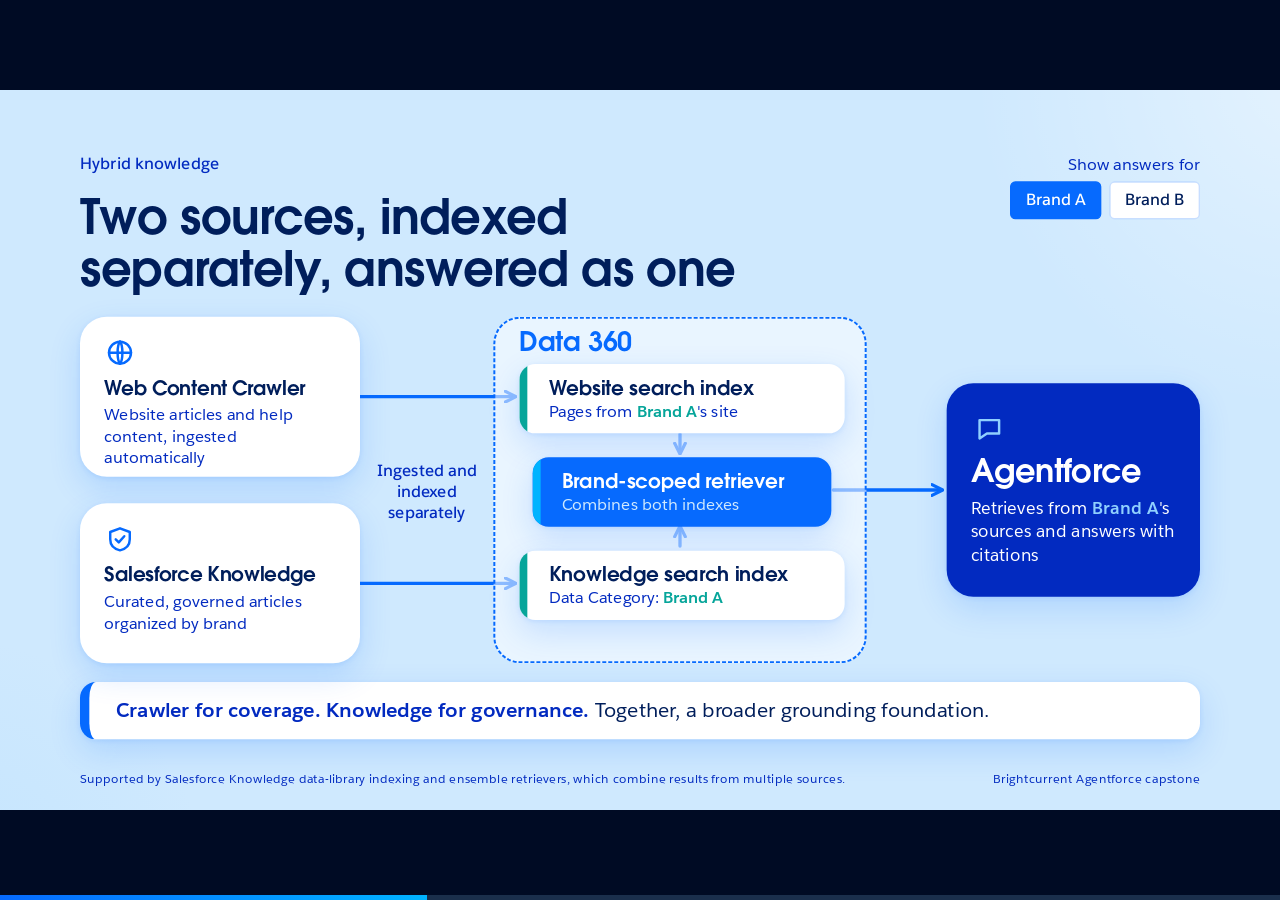
<file: decks/knowledge.html>
<!doctype html>
<html lang="en">
<head>
<meta charset="utf-8">
<meta name="viewport" content="width=device-width, initial-scale=1">
<meta name="generator" content="sf-deck-studio">
<title>Brightcurrent · Knowledge grounding</title>
<style id="sfds-fonts">@font-face{font-family:"Avant Garde Demi";src:url([data-uri]) format("woff");font-weight:400;font-style:normal;font-display:block;}
@font-face{font-family:"Salesforce Sans";src:url([data-uri]) format("woff");font-weight:400;font-style:normal;font-display:block;}
@font-face{font-family:"Salesforce Sans";src:url([data-uri]) format("woff");font-weight:600;font-style:normal;font-display:block;}
@font-face{font-family:"Salesforce Sans";src:url([data-uri]) format("woff");font-weight:700;font-style:normal;font-display:block;}</style>
<style id="sfds-engine">/* sf-deck-studio engine.css — Salesforce brand 2026 tokens + deck runtime styles.
   Canvas: 1920×1080 px. Template points convert at 1pt = 1.333px.
   Screen mode is driven by engine.js (adds .sfds-js); print/PDF mode needs no JS.
   Themes: bright (template cover blues) · dark (Electric Blue 15, keynote) · blue (Electric Blue 30) ·
           light (Cloud Blue 90, the template's content background) · white. */

:root{
  /* Primary — Electric & Cloud Blues (number = lightness for the color-pairing rule) */
  --eb15:#001E5B; --eb20:#002775; --eb30:#022AC0; --eb50:#066AFE;
  --cb68:#00B3FF; --cb80:#90D0FE; --cb90:#CFE9FE; --cb95:#EAF5FE;
  /* Secondary — accents only; keep blue in charge */
  --teal20:#023434; --teal60:#06A59A; --teal80:#04E1CB; --teal95:#DEF9F3;
  --yel20:#4F2100;  --yel70:#E4A201;  --yel80:#FCC003;  --yel95:#FBF3E0;
  --pink20:#61022A; --pink40:#B60554; --pink60:#FF538A; --pink95:#FEF0F3;
  --vio20:#481A54;  --vio30:#730394;  --vio65:#D17DFE;  --vio95:#F9F0FF;
  --white:#FFFFFF;

  --font-display:"Avant Garde Demi SFDC","Avant Garde Demi","AvantGarde Demi","ITC Avant Garde Gothic Demi","SFDS Display","URW Gothic",sans-serif;
  --font-body:"Salesforce Sans","SalesforceSans","SFDS Body","Lato",system-ui,-apple-system,"Segoe UI",sans-serif;

  /* Type scale (template pt × 1.333) */
  --t-mega:192px;   /* 144pt  hero statements, stats */
  --t-h1:144px;     /* 108pt  H1 */
  --t-xl:128px;     /* 96pt   big stats */
  --t-l:96px;       /* 72pt   statements */
  --t-h2:72px;      /* 54pt   H2 / slide titles */
  --t-m:64px;       /* 48pt   */
  --t-h3:48px;      /* 36pt   H3 / card titles */
  --t-lede:40px;    /* 30pt   lead copy */
  --t-body:32px;    /* 24pt   body */
  --t-small:26.67px;/* 20pt   dense lists */
  --t-min:24px;     /* 18pt   recommended minimum */
  --t-foot:18.67px; /* 14pt   footers/sources only — never smaller */

  --pad-x:120px; --pad-y:96px;
  --r-lg:40px;  /* containers ≥ 400px short side (10% rule) */
  --r-md:24px;  /* ~240px elements */
  --r-sm:8px;   /* chips, buttons (~80px) */
  --shadow:0 18px 48px rgba(6,106,254,.16), 0 2px 8px rgba(6,106,254,.10);
  --ease:cubic-bezier(.2,.7,.1,1);
  --world-dur:1500ms;
}

/* ---------- Viewport & stage ---------- */
html,body{margin:0;padding:0;}
body{background:#000B24;font-family:var(--font-body);-webkit-font-smoothing:antialiased;text-rendering:optimizeLegibility;}
.sfds-js body{overflow:hidden;height:100vh;}
.sfds-stage{position:relative;width:1920px;height:1080px;overflow:hidden;transform-origin:0 0;}
.sfds-js .sfds-stage{position:absolute;left:0;top:0;}

/* ---------- World (persistent one-take background, screen only) ---------- */
.sfds-world{position:absolute;left:0;top:0;width:1920px;height:1080px;overflow:hidden;z-index:0;background:var(--eb15);
  transition:background-color var(--world-dur) var(--ease);}
.sfds-world[data-theme="light"]{background:var(--cb90);}
.sfds-world[data-theme="white"]{background:var(--white);}
.sfds-world[data-theme="blue"],.sfds-world[data-theme="bright"]{background:var(--eb30);}
.w-layer{position:absolute;left:0;top:0;width:1920px;height:1080px;transition:opacity var(--world-dur) var(--ease);}
.sfds-world .w-light,.sfds-world .w-bright{opacity:0;}
.sfds-world[data-theme="light"] .w-dark,.sfds-world[data-theme="white"] .w-dark,.sfds-world[data-theme="bright"] .w-dark{opacity:0;}
.sfds-world[data-theme="light"] .w-light,.sfds-world[data-theme="white"] .w-light{opacity:1;}
.sfds-world[data-theme="bright"] .w-bright{opacity:1;}
.w-shape{position:absolute;border-radius:50%;
  transition:left var(--world-dur) var(--ease),top var(--world-dur) var(--ease),width var(--world-dur) var(--ease),
             height var(--world-dur) var(--ease),opacity var(--world-dur) var(--ease);}
/* dark world */
.w-dark .w-a{background:radial-gradient(closest-side,rgba(0,179,255,.95),rgba(6,106,254,.55) 45%,rgba(2,42,192,0) 100%);}
.w-dark .w-b{background:radial-gradient(closest-side,rgba(4,225,203,.75),rgba(4,225,203,.22) 50%,rgba(4,225,203,0) 100%);}
.w-dark .w-c{background:radial-gradient(closest-side,rgba(209,125,254,.6),rgba(209,125,254,.18) 50%,rgba(209,125,254,0) 100%);}
.w-dark .w-glow{background:radial-gradient(closest-side,rgba(0,179,255,.55),rgba(0,179,255,0));}
.w-dark .w-arc{background:linear-gradient(180deg,#0A3FD6 0%,var(--eb30) 18%,#011E7A 55%,var(--eb15) 100%);border:4px solid rgba(0,179,255,.95);box-sizing:border-box;}
/* bright world — the Corporate Template's cover look: deep blue rising into a luminous Electric Blue */
.w-bright .w-a{background:radial-gradient(closest-side,rgba(6,106,254,1),rgba(6,106,254,.55) 50%,rgba(6,106,254,0) 100%);}
.w-bright .w-b{background:radial-gradient(closest-side,rgba(0,179,255,.8),rgba(0,179,255,.25) 50%,rgba(0,179,255,0) 100%);}
.w-bright .w-c{background:radial-gradient(closest-side,rgba(144,208,254,.6),rgba(144,208,254,0));}
.w-bright .w-glow{background:radial-gradient(closest-side,rgba(0,179,255,.9),rgba(6,106,254,.45) 55%,rgba(6,106,254,0) 100%);}
.w-bright .w-arc{background:linear-gradient(180deg,var(--eb50) 0%,#0A50F0 35%,var(--eb30) 100%);border:4px solid rgba(207,233,254,.9);box-sizing:border-box;}
/* light world (Cloud Blue 90 base, white blooms) */
.w-light .w-a{background:radial-gradient(closest-side,rgba(255,255,255,.95),rgba(255,255,255,.45) 50%,rgba(255,255,255,0) 100%);}
.w-light .w-b{background:radial-gradient(closest-side,rgba(144,208,254,.7),rgba(144,208,254,0));}
.w-light .w-c{background:radial-gradient(closest-side,rgba(4,225,203,.22),rgba(4,225,203,0));}
.w-light .w-glow{background:radial-gradient(closest-side,rgba(255,255,255,.75),rgba(255,255,255,0));}
.w-light .w-arc{background:linear-gradient(180deg,#FFFFFF 0%,var(--cb95) 45%,var(--cb90) 100%);border:3px solid rgba(6,106,254,.55);box-sizing:border-box;}

.sfds-world.no-anim,.sfds-world.no-anim .w-layer,.sfds-world.no-anim .w-shape{transition:none!important;}

/* print copy of the world, baked per slide by pack_deck.py */
.sfds-world-print{display:none;position:absolute;left:0;top:0;width:1920px;height:1080px;overflow:hidden;z-index:0;}
.sfds-world-print .w-shape{transition:none;}

/* ---------- Slides ---------- */
.slide{position:absolute;left:0;top:0;width:1920px;height:1080px;box-sizing:border-box;overflow:hidden;
  padding:var(--pad-y) var(--pad-x);display:flex;flex-direction:column;color:var(--fg);z-index:1;}
.sfds-js .slide{opacity:0;visibility:hidden;transition:opacity .75s var(--ease),visibility 0s linear .75s;}
.sfds-js .slide.is-active{opacity:1;visibility:visible;transition:opacity .75s var(--ease) .1s,visibility 0s;z-index:2;}
.slide[data-theme="dark"]{--fg:var(--white);--fg-2:var(--cb80);--accent:var(--cb68);--accent-fill:var(--cb68);--surface:rgba(255,255,255,.08);--line:rgba(144,208,254,.32);}
.slide[data-theme="blue"]{--fg:var(--white);--fg-2:var(--cb90);--accent:var(--cb80);--accent-fill:var(--cb68);--surface:rgba(255,255,255,.10);--line:rgba(255,255,255,.35);}
.slide[data-theme="bright"]{--fg:var(--white);--fg-2:var(--cb90);--accent:var(--cb80);--accent-fill:var(--cb90);--surface:rgba(255,255,255,.12);--line:rgba(255,255,255,.42);}
.slide[data-theme="light"]{--fg:var(--eb15);--fg-2:var(--eb30);--accent:var(--eb30);--accent-fill:var(--eb50);--surface:var(--white);--line:rgba(2,42,192,.16);}
.slide[data-theme="white"]{--fg:var(--eb15);--fg-2:var(--eb30);--accent:var(--eb50);--accent-fill:var(--eb50);--surface:var(--cb95);--line:rgba(2,42,192,.14);}
/* static fallback backgrounds (also used when a slide opts out of the world) */
.slide.no-world[data-theme="dark"]{background:var(--eb15);} .slide.no-world[data-theme="light"]{background:var(--cb90);}
.slide.no-world[data-theme="white"]{background:var(--white);} .slide.no-world[data-theme="blue"]{background:var(--eb30);}
.slide.no-world[data-theme="bright"]{background:linear-gradient(180deg,var(--eb30) 0%,#0A4BEA 60%,var(--eb50) 100%);}

.slide > .bg{position:absolute;left:0;top:0;width:1920px;height:1080px;z-index:0;}
.slide > .bg img,.slide > .bg svg{width:100%;height:100%;object-fit:cover;display:block;}
.slide > .content{position:relative;z-index:2;display:flex;flex-direction:column;flex:1 1 auto;min-height:0;height:100%;box-sizing:border-box;}
.slide > .fx{position:absolute;z-index:1;pointer-events:none;}   /* decorative art layered above bg */
.slide > .fx > svg,.slide > .fx > img{width:100%;height:100%;display:block;}
.slide > .fx.full{left:0;top:0;width:1920px;height:1080px;}

/* ---------- Typography ---------- */
.slide h1,.slide h2,.slide h3,.slide .display{font-family:var(--font-display);font-weight:normal;margin:0;color:var(--fg);letter-spacing:-.01em;text-wrap:balance;}
.slide h1{font-size:var(--t-h1);line-height:1.02;}
.slide h2{font-size:var(--t-h2);line-height:1.08;}
.slide h3{font-size:var(--t-h3);line-height:1.14;}
.slide .mega{font-size:var(--t-mega);line-height:.98;}
.slide .statement{font-family:var(--font-display);font-size:var(--t-l);line-height:1.06;margin:0;}
.slide p{margin:0;font-size:var(--t-body);line-height:1.42;}
.slide .lede{font-size:var(--t-lede);line-height:1.32;color:var(--fg);}
.slide .muted{color:var(--fg-2);}
.slide .small{font-size:var(--t-small);line-height:1.4;}
.slide .eyebrow{font-size:var(--t-min);line-height:1.2;color:var(--accent);margin:0 0 28px;letter-spacing:.01em;font-weight:600;}
.slide .hl{color:var(--accent);}                      /* one blue per header — use sparingly */
.slide strong,.slide b{font-weight:700;}
.slide .footer{position:absolute;left:var(--pad-x);right:var(--pad-x);bottom:36px;z-index:3;font-size:var(--t-foot);color:var(--fg-2);display:flex;justify-content:space-between;gap:40px;}
.slide .source{font-size:var(--t-foot);color:var(--fg-2);}
.slide ul.list{margin:0;padding:0;list-style:none;display:flex;flex-direction:column;gap:22px;}
.slide ul.list li{font-size:var(--t-body);line-height:1.35;padding-left:44px;position:relative;}
.slide ul.list li::before{content:"";position:absolute;left:0;top:.42em;width:18px;height:18px;border-radius:4px;background:var(--accent-fill);}

/* ---------- Layout helpers (prefixed with .slide so they beat element resets like `.slide p`) ---------- */
.stack{display:flex;flex-direction:column;}
.row{display:flex;flex-direction:row;align-items:center;}
.gap-8{gap:8px}.gap-16{gap:16px}.gap-24{gap:24px}.gap-32{gap:32px}.gap-40{gap:40px}.gap-56{gap:56px}.gap-80{gap:80px}
.grow{flex:1 1 auto;min-height:0;}
.center{justify-content:center;align-items:center;text-align:center;}
.col-center{display:flex;flex-direction:column;align-items:center;text-align:center;}
.slide .bottom{margin-top:auto;}            /* browser only — PDF export may ignore auto margins */
.pin-bottom{position:absolute;left:0;right:0;bottom:0;}   /* robust: pins a group to the bottom of .content */
.spread{justify-content:space-between;}            /* .content.spread with a top group + bottom group */
.slide .mt-0{margin-top:0}.slide .mt-16{margin-top:16px}.slide .mt-24{margin-top:24px}.slide .mt-32{margin-top:32px}
.slide .mt-40{margin-top:40px}.slide .mt-56{margin-top:56px}.slide .mt-80{margin-top:80px}.slide .mt-120{margin-top:120px}
.slide .mb-0{margin-bottom:0}.slide .mb-24{margin-bottom:24px}.slide .mb-40{margin-bottom:40px}
.slide .w-50{max-width:960px}.slide .w-60{max-width:1150px}.slide .w-70{max-width:1340px}
/* explicit widths — use these (not max-width on .content) to set a text measure; they print reliably */
.measure-s{width:760px;max-width:100%;}.measure-m{width:960px;max-width:100%;}.measure-l{width:1150px;max-width:100%;}.measure-xl{width:1340px;max-width:100%;}
.grid{display:grid;gap:40px;align-content:start;}
.cols-2{grid-template-columns:1fr 1fr;} .cols-3{grid-template-columns:1fr 1fr 1fr;}
.cols-4{grid-template-columns:1fr 1fr 1fr 1fr;} .cols-5{grid-template-columns:1fr 1fr 1fr 1fr 1fr;gap:28px;}
.split{display:grid;grid-template-columns:1fr 1fr;gap:88px;align-items:center;flex:1 1 auto;}
.split.l60{grid-template-columns:1.2fr .8fr;} .split.l40{grid-template-columns:.8fr 1.2fr;}
.bento{display:grid;gap:32px;grid-template-columns:repeat(4,minmax(0,1fr));grid-template-rows:repeat(2,minmax(0,1fr));height:680px;}
.bento.rows-3{grid-template-rows:repeat(3,minmax(0,1fr));}
.bento .span-2{grid-column:span 2;} .bento .row-2{grid-row:span 2;}

/* ---------- Components ---------- */
.card{background:var(--surface);border-radius:var(--r-lg);padding:48px;box-sizing:border-box;position:relative;}
.slide[data-theme="light"] .card,.slide[data-theme="white"] .card.raised{box-shadow:var(--shadow);}   /* white on light needs a shadow */
.slide[data-theme="dark"] .card,.slide[data-theme="blue"] .card,.slide[data-theme="bright"] .card{border:2px solid var(--line);}
.card.glass{background:rgba(255,255,255,.10);border:2px solid rgba(207,233,254,.38);-webkit-backdrop-filter:blur(24px);backdrop-filter:blur(24px);}
.card.solid{background:var(--eb50);color:var(--white);border:none;--fg:var(--white);--fg-2:var(--cb90);--accent:var(--cb90);}
.card.deep{background:var(--eb30);color:var(--white);border:none;--fg:var(--white);--fg-2:var(--cb90);--accent:var(--cb80);}
.card.white{background:var(--white);border:none;box-shadow:var(--shadow);--fg:var(--eb15);--fg-2:var(--eb30);--accent:var(--eb30);--accent-fill:var(--eb50);color:var(--eb15);}
.card.tint{background:var(--cb90);box-shadow:none;}
.card.compact{padding:36px;border-radius:var(--r-md);}
.card .card-title{font-family:var(--font-display);font-size:var(--t-h3);line-height:1.12;margin:0 0 16px;color:var(--fg);}
.card p{font-size:var(--t-small);line-height:1.42;color:var(--fg);}
.card .icon{width:96px;height:96px;margin-bottom:28px;display:block;}
.badge{width:88px;height:88px;border-radius:9px;display:flex;align-items:center;justify-content:center;font-family:var(--font-display);
  font-size:40px;line-height:1;background:var(--eb50);color:var(--white);margin-bottom:32px;}
.slide[data-theme="dark"] .badge,.slide[data-theme="blue"] .badge{background:var(--cb68);color:var(--eb15);}
.slide[data-theme="bright"] .badge{background:var(--white);color:var(--eb30);}
.tile{border-radius:var(--r-lg);padding:44px;box-sizing:border-box;position:relative;overflow:hidden;background:var(--surface);display:flex;flex-direction:column;}
.slide[data-theme="dark"] .tile,.slide[data-theme="blue"] .tile,.slide[data-theme="bright"] .tile{border:2px solid var(--line);}
.slide[data-theme="light"] .tile{box-shadow:var(--shadow);}
.tile.solid{background:var(--eb50);border:none;--fg:var(--white);--fg-2:var(--cb90);--accent-fill:var(--white);color:var(--white);}
.tile.art{padding:0;border:none;}
.tile.art > svg,.tile.art > img,.tile.art > .lottie{position:absolute;left:0;top:0;width:100%;height:100%;}
.tile .tile-label{font-size:var(--t-min);color:var(--fg-2);margin-top:auto;}
.chips{display:flex;flex-wrap:wrap;gap:16px;}
.chips.centered{justify-content:center;width:100%;}
.chip{display:inline-flex;align-items:center;gap:12px;padding:10px 20px;border-radius:var(--r-sm);font-size:var(--t-min);line-height:1.2;border:2px solid var(--line);color:var(--fg);}
.chip.solid{background:var(--eb50);border-color:var(--eb50);color:var(--white);}
.slide[data-theme="bright"] .chip.solid{background:var(--white);border-color:var(--white);color:var(--eb30);}
.stat{font-family:var(--font-display);font-size:var(--t-xl);line-height:1;color:var(--fg);letter-spacing:-.02em;}
.stat.accent{color:var(--accent-fill);}
.stat.mega{font-size:var(--t-mega);}
.stat.giga{font-size:280px;line-height:.9;}
.slide .stat-label{font-size:var(--t-small);line-height:1.35;color:var(--fg);margin-top:16px;}
.callout{border-radius:var(--r-lg);padding:44px 48px;background:var(--eb50);color:var(--white);}
.callout .stat{color:var(--white);}
.callout.glass{background:rgba(255,255,255,.10);border:2px solid rgba(207,233,254,.38);backdrop-filter:blur(24px);-webkit-backdrop-filter:blur(24px);}
.media{border-radius:var(--r-lg);overflow:hidden;background:var(--cb90);position:relative;}
.media img,.media svg,.media video{width:100%;height:100%;object-fit:cover;display:block;}
.media.fill{flex:1 1 auto;min-height:0;}
.bleed-right{position:absolute;top:0;right:0;width:960px;height:1080px;z-index:1;overflow:hidden;}
.bleed-right.third{width:690px;}
.bleed-right > img,.bleed-right > video{width:100%;height:100%;object-fit:cover;display:block;}
.bleed-right > .placeholder{width:100%;height:1080px;border-radius:0;border:none;}
.placeholder{display:flex;flex-direction:column;gap:14px;align-items:center;justify-content:center;text-align:center;border:3px dashed var(--line);border-radius:var(--r-lg);color:var(--fg-2);font-size:var(--t-min);padding:32px;box-sizing:border-box;background:rgba(144,208,254,.08);}
.quote-mark{font-family:var(--font-display);font-size:280px;line-height:.7;color:var(--accent-fill);height:150px;display:block;}
.slide .quote{font-family:var(--font-display);font-size:var(--t-l);line-height:1.08;margin:0;}
.slide .attribution{font-size:var(--t-small);color:var(--fg-2);margin-top:40px;}
.agenda{display:grid;grid-template-columns:1fr 1fr;gap:0 96px;align-content:start;}
.agenda .item{display:flex;align-items:baseline;gap:36px;padding:44px 0 40px;border-top:2px solid var(--line);}
.agenda .num{font-family:var(--font-display);font-size:var(--t-l);line-height:1;color:var(--accent-fill);min-width:150px;}
.agenda .txt{font-size:var(--t-lede);line-height:1.25;}
.timeline{display:grid;grid-auto-flow:column;grid-auto-columns:1fr;gap:40px;position:relative;padding-top:64px;
  background:linear-gradient(var(--line),var(--line)) no-repeat 0 20px/100% 4px;}
.timeline .step{position:relative;}
.timeline .step::before{content:"";position:absolute;top:-56px;left:0;width:28px;height:28px;border-radius:50%;background:var(--accent-fill);box-shadow:0 0 0 8px rgba(6,106,254,.18);}
.timeline .when{font-family:var(--font-display);font-size:var(--t-h3);color:var(--accent);margin-bottom:12px;}
.timeline .what{font-size:var(--t-small);line-height:1.4;}
.kpi-row{display:grid;grid-auto-flow:column;grid-auto-columns:1fr;gap:40px;}
.divider{height:2px;background:var(--line);border:none;margin:40px 0;}
.logo{height:72px;width:auto;display:block;}
.logo-slot{position:absolute;z-index:3;}
.logo-slot.tl{top:56px;left:var(--pad-x);} .logo-slot.br{bottom:44px;right:var(--pad-x);} .logo-slot.tr{top:56px;right:var(--pad-x);}
.confidential{display:inline-block;font-size:var(--t-foot);line-height:1;padding:8px 14px;border:2px solid currentColor;border-radius:6px;margin-bottom:24px;color:var(--fg-2);align-self:flex-start;}
.panorama{position:absolute;border-radius:50%;z-index:1;pointer-events:none;}
.panorama.dark{background:linear-gradient(180deg,#0A3FD6 0%,var(--eb30) 20%,var(--eb15) 100%);border:4px solid rgba(0,179,255,.95);box-sizing:border-box;}
.panorama.light{background:linear-gradient(180deg,#FFFFFF 0%,var(--cb90) 100%);border:3px solid rgba(6,106,254,.5);box-sizing:border-box;}

/* flow diagram: <div class="flow"><div class="node">…</div><i class="arrow"></i><div class="node">…</div></div> */
.flow{display:flex;align-items:stretch;}
.flow .node{flex:1 1 0;min-width:0;background:var(--surface);border:2px solid var(--line);border-radius:var(--r-md);padding:32px 30px;box-sizing:border-box;}
.slide[data-theme="light"] .flow .node{border:none;box-shadow:var(--shadow);}
.flow .node.on{background:var(--eb50);border-color:var(--eb50);--fg:var(--white);--fg-2:var(--cb90);color:var(--white);}
.flow .node .step-n{font-family:var(--font-display);font-size:var(--t-h3);color:var(--accent);line-height:1;margin-bottom:14px;}
.flow .node.on .step-n{color:var(--cb90);}
.flow .node .node-title{font-family:var(--font-display);font-size:34px;line-height:1.12;margin-bottom:10px;color:var(--fg);}
.flow .node p{font-size:var(--t-min);line-height:1.38;color:var(--fg-2);}
.flow .node.on p{color:var(--cb90);}
.flow .arrow{flex:0 0 64px;position:relative;}
.flow .arrow::before{content:"";position:absolute;left:12px;right:16px;top:50%;height:4px;margin-top:-2px;background:var(--accent-fill);border-radius:2px;}
.flow .arrow::after{content:"";position:absolute;right:14px;top:50%;width:16px;height:16px;margin-top:-10px;border-top:4px solid var(--accent-fill);border-right:4px solid var(--accent-fill);transform:rotate(45deg);}

/* phone + chat mockup (generic device; official device frames live in the template) */
.phone{width:440px;height:880px;border-radius:44px;background:var(--eb15);padding:16px;box-sizing:border-box;position:relative;flex:0 0 auto;
  box-shadow:0 36px 90px rgba(0,30,91,.45),inset 0 0 0 3px rgba(144,208,254,.35);}
.phone .notch{position:absolute;top:30px;left:50%;width:120px;height:30px;margin-left:-60px;border-radius:15px;background:var(--eb15);z-index:3;}
.phone .screen{width:100%;height:100%;border-radius:30px;background:var(--white);overflow:hidden;display:flex;flex-direction:column;position:relative;}
.phone .app-bar{padding:76px 26px 18px;background:var(--cb95);text-align:center;color:var(--eb15);border-bottom:2px solid rgba(2,42,192,.08);}
.phone .app-bar b{display:block;font-size:24px;font-weight:700;} .phone .app-bar span{font-size:19px;color:var(--eb30);}
.chat{flex:1 1 auto;padding:22px 20px;display:flex;flex-direction:column;gap:14px;background:var(--white);font-family:var(--font-body);}
.chat .msg{max-width:80%;padding:14px 18px;border-radius:20px;font-size:24px;line-height:1.32;box-sizing:border-box;}
.chat .msg.in{align-self:flex-start;background:var(--cb95);color:var(--eb15);border-bottom-left-radius:6px;}
.chat .msg.out{align-self:flex-end;background:var(--eb50);color:var(--white);border-bottom-right-radius:6px;}
.chat .who{font-size:19px;color:var(--eb30);margin:4px 4px -6px;}
.chat .who.right{align-self:flex-end;}
.chat .action{align-self:center;display:flex;align-items:center;gap:12px;background:var(--teal95);color:var(--teal20);border-radius:12px;padding:10px 16px;font-size:20px;}
.chat .action i{width:22px;height:22px;border-radius:50%;background:var(--teal60);display:inline-block;flex:0 0 22px;}

/* charts (svg_charts.py) */
.radial{position:relative;flex:0 0 auto;}
.radial svg{display:block;}
.radial-val{position:absolute;left:0;top:0;width:100%;height:100%;display:flex;align-items:center;justify-content:center;
  font-family:var(--font-display);color:var(--fg);letter-spacing:-.02em;line-height:1;}
.bars{display:flex;flex-direction:column;gap:30px;width:100%;}
.bar{display:grid;grid-template-columns:300px 1fr 170px;align-items:center;gap:32px;}
.bar-label{font-size:var(--t-small);line-height:1.25;color:var(--fg);}
.bar-track{height:30px;border-radius:4px;background:var(--line);overflow:hidden;position:relative;}
.bar-fill{height:30px;border-radius:4px;background:linear-gradient(90deg,var(--eb50),var(--cb68));transform-origin:0 50%;}
.bar-val{font-family:var(--font-display);font-size:var(--t-h3);text-align:right;color:var(--fg);}
.line-chart{color:var(--fg);}
.line-chart svg{display:block;max-width:100%;height:auto;overflow:visible;}
.line-chart text{fill:var(--fg);font-family:var(--font-body);}
.line-chart .lc-axis{fill:var(--fg-2);}
.line-chart .lc-last{font-family:var(--font-display);fill:var(--fg);}
.legend{display:flex;flex-direction:column;gap:22px;}
.legend .lg{display:grid;grid-template-columns:28px 1fr auto;gap:18px;align-items:center;font-size:var(--t-small);min-width:420px;}
.legend .lg i{width:28px;height:28px;border-radius:4px;display:block;}
.legend .lg b{font-family:var(--font-display);font-weight:normal;font-size:var(--t-h3);}
.lottie{position:relative;}
.lottie > svg{display:block;}
.lottie-poster{display:block;width:100%;height:100%;object-fit:contain;}
.sfds-js .lottie.is-ready .lottie-poster{display:none;}
.notes{display:none;}

/* ---------- Motion (screen only; print shows final state) ---------- */
.sfds-js .slide [data-anim]{opacity:0;transition:opacity .9s var(--ease) var(--d,0ms),transform 1.1s var(--ease) var(--d,0ms);}
.sfds-js .slide [data-anim="rise"]{transform:translateY(40px);}
.sfds-js .slide [data-anim="left"]{transform:translateX(-56px);}
.sfds-js .slide [data-anim="right"]{transform:translateX(56px);}
.sfds-js .slide [data-anim="scale"]{transform:scale(.9);}
.sfds-js .slide [data-anim="pop"]{transform:scale(.6);transition:opacity .5s var(--ease) var(--d,0ms),transform .8s cubic-bezier(.34,1.56,.64,1) var(--d,0ms);}
.sfds-js .slide.is-active [data-anim]{opacity:1;transform:none;}
.sfds-js .slide [data-anim="draw"],.sfds-js .slide [data-anim="grow"]{opacity:1;transform:none;}
.sfds-js .slide [data-anim="draw"] .draw{stroke-dasharray:var(--len,3000);stroke-dashoffset:var(--len,3000);transition:stroke-dashoffset 1.8s var(--ease) var(--d,0ms);}
.sfds-js .slide.is-active [data-anim="draw"] .draw{stroke-dashoffset:var(--to,0);}
.sfds-js .slide [data-anim="draw"] .area{opacity:0;transition:opacity 1.2s var(--ease) .7s;}
.sfds-js .slide.is-active [data-anim="draw"] .area{opacity:1;}
.sfds-js .slide [data-anim="grow"] .bar-fill{transform:scaleX(0);transition:transform 1.3s var(--ease) var(--d,0ms);}
.sfds-js .slide.is-active [data-anim="grow"] .bar-fill{transform:none;}
.sfds-js .slide .float{animation:sfds-float 9s ease-in-out infinite;}
.sfds-js .slide .spin-slow{animation:sfds-spin 60s linear infinite;transform-origin:50% 50%;}
@keyframes sfds-float{0%,100%{transform:translateY(0)}50%{transform:translateY(-18px)}}
@keyframes sfds-spin{to{transform:rotate(360deg)}}
@media (prefers-reduced-motion: reduce){
  .sfds-js .slide [data-anim]{transition:none!important;opacity:1!important;transform:none!important;}
  .sfds-js .slide [data-anim="draw"] .draw{stroke-dashoffset:var(--to,0)!important;transition:none!important;}
  .sfds-js .slide [data-anim="draw"] .area{opacity:1!important;transition:none!important;}
  .sfds-js .slide [data-anim="grow"] .bar-fill{transform:none!important;transition:none!important;}
  .w-shape,.sfds-world,.w-layer{transition:none!important;}
  .sfds-js .slide .float,.sfds-js .slide .spin-slow{animation:none!important;}
}

/* ---------- Runtime UI (screen only) ---------- */
.sfds-ui{position:fixed;z-index:50;font-family:var(--font-body);}
.sfds-progress{left:0;bottom:0;height:5px;width:100%;background:rgba(144,208,254,.18);}
.sfds-progress > i{display:block;height:100%;width:0;background:linear-gradient(90deg,var(--eb50),var(--cb68));transition:width .6s var(--ease);}
.sfds-count{right:18px;bottom:14px;color:rgba(207,233,254,.75);font-size:13px;letter-spacing:.04em;opacity:0;transition:opacity .3s;}
body:hover .sfds-count{opacity:1;}
.sfds-notes{left:50%;bottom:22px;transform:translateX(-50%);width:min(1100px,92vw);max-height:38vh;overflow:auto;background:rgba(0,30,91,.94);
  border:1px solid rgba(144,208,254,.35);border-radius:14px;color:#fff;padding:18px 22px;font-size:17px;line-height:1.5;display:none;box-shadow:0 10px 40px rgba(0,0,0,.4);}
.sfds-notes.on{display:block;} .sfds-notes h4{margin:0 0 6px;font-size:12px;letter-spacing:.08em;color:var(--cb80);font-weight:600;}
.sfds-help{left:50%;top:50%;transform:translate(-50%,-50%);background:rgba(0,30,91,.96);color:#fff;border-radius:16px;padding:26px 30px;font-size:16px;line-height:1.8;display:none;border:1px solid rgba(144,208,254,.35);}
.sfds-help.on{display:block;} .sfds-help kbd{display:inline-block;min-width:22px;text-align:center;padding:1px 7px;margin-right:8px;border-radius:5px;background:rgba(144,208,254,.18);font-family:inherit;}
.sr-only{position:absolute;width:1px;height:1px;overflow:hidden;clip:rect(0 0 0 0);white-space:nowrap;}

/* ---------- Overview (deck.overview.html from pack_deck.py --overview): every slide in a grid ---------- */
.sfds-overview body{overflow:auto!important;height:auto!important;}
.sfds-overview .sfds-stage{position:static!important;transform:none!important;width:auto!important;height:auto!important;overflow:visible!important;
  display:flex;flex-wrap:wrap;gap:16px;padding:16px;box-sizing:border-box;}
.sfds-overview .sfds-world,.sfds-overview .sfds-ui{display:none!important;}
.sfds-overview .slide{position:relative!important;opacity:1!important;visibility:visible!important;zoom:var(--ov-zoom,.3);flex:0 0 auto;}
.sfds-overview .sfds-world-print{display:block!important;}
.sfds-overview .slide [data-anim]{opacity:1!important;transform:none!important;}
.sfds-overview .slide [data-anim="draw"] .draw{stroke-dashoffset:var(--to,0)!important;transition:none!important;}
.sfds-overview .slide [data-anim="draw"] .area{opacity:1!important;}
.sfds-overview .slide [data-anim="grow"] .bar-fill{transform:none!important;}

/* ---------- Print / PDF (Chromium via export_pdf.py, or WeasyPrint fallback) ---------- */
@page{size:1920px 1080px;margin:0;}
@media print{
  html,body{background:none!important;overflow:visible!important;height:auto!important;}
  .sfds-stage{position:static!important;transform:none!important;width:1920px;height:auto!important;overflow:visible!important;}
  .sfds-world,.sfds-ui,.notes,.sr-only{display:none!important;}
  .slide{position:relative!important;display:flex!important;opacity:1!important;visibility:visible!important;
    page-break-after:always;break-after:page;page-break-inside:avoid;}
  .slide:last-of-type{page-break-after:auto;break-after:auto;}
  .sfds-world-print{display:block!important;}
  .slide [data-anim]{opacity:1!important;transform:none!important;}
  .card.glass,.callout.glass{backdrop-filter:none!important;background:rgba(255,255,255,.14)!important;}
  .slide[data-theme="light"] .card{box-shadow:0 0 0 2px rgba(6,106,254,.10)!important;}
  .lottie > svg{display:none!important;}
  .lottie-poster{display:block!important;}
  .chips{display:block;} .chips.centered{text-align:center;}
  .chip{display:inline-block;margin:0 10px 12px 0;}
}
</style>
<style id="deck-css">
.slide[data-sid="hybrid-knowledge"] .ic{width:44px;height:44px;flex:0 0 44px;display:block;}
.slide[data-sid="hybrid-knowledge"][data-brand="A"]{--bc:var(--teal60);}
.slide[data-sid="hybrid-knowledge"][data-brand="B"]{--bc:var(--vio30);}
.slide[data-sid="hybrid-knowledge"] .tbtn{font-family:var(--font-body);font-size:24px;line-height:1.2;font-weight:600;padding:12px 22px;border-radius:8px;
  border:2px solid var(--line);background:transparent;color:var(--fg);cursor:pointer;transition:background .3s,color .3s,border-color .3s,transform .2s;}
.slide[data-sid="hybrid-knowledge"] .tbtn:hover{border-color:var(--accent-fill);}
.slide[data-sid="hybrid-knowledge"] .tbtn:active{transform:scale(.97);}
.slide[data-sid="hybrid-knowledge"][data-theme="light"] .tbtn{background:var(--white);border-color:rgba(6,106,254,.22);}
.slide[data-sid="hybrid-knowledge"][data-theme="light"] .tbtn.on{background:var(--eb50);border-color:var(--eb50);color:var(--white);}
.slide[data-sid="hybrid-knowledge"] .tgroup{display:flex;gap:12px;flex-wrap:wrap;align-items:center;}
.slide[data-sid="hybrid-knowledge"] .tgroup .tg-l{font-size:24px;color:var(--fg-2);margin-right:6px;}
.slide[data-sid="hybrid-knowledge"] .corner{position:absolute;top:0;right:0;z-index:3;display:flex;flex-direction:column;align-items:flex-end;gap:10px;}
.slide[data-sid="hybrid-knowledge"] .dg{position:relative;width:1680px;height:520px;margin-top:32px;flex:0 0 auto;}
.slide[data-sid="hybrid-knowledge"] .dg .abs{position:absolute;}
.slide[data-sid="hybrid-knowledge"] .dg .conn{position:absolute;left:0;top:0;width:1680px;height:520px;overflow:visible;pointer-events:none;}
.slide[data-sid="hybrid-knowledge"] .dg .conn .draw{fill:none;stroke:var(--eb50);stroke-width:5;stroke-linecap:round;stroke-linejoin:round;}
.slide[data-sid="hybrid-knowledge"] .src{padding:32px 36px;box-sizing:border-box;width:420px;height:240px;display:flex;flex-direction:column;gap:8px;}
.slide[data-sid="hybrid-knowledge"] .src .ic{width:48px;height:48px;color:var(--eb50);margin-bottom:6px;}
.slide[data-sid="hybrid-knowledge"] .src .card-title{font-size:30px;line-height:1.1;margin:0;}
.slide[data-sid="hybrid-knowledge"] .src p{font-size:24px;line-height:1.35;color:var(--fg-2);}
.slide[data-sid="hybrid-knowledge"] .lane{width:180px;text-align:center;font-size:24px;line-height:1.3;font-weight:600;color:var(--fg-2);}
.slide[data-sid="hybrid-knowledge"] .data360{left:620px;top:0;width:560px;height:520px;border:3px dashed var(--eb50);border-radius:var(--r-lg);box-sizing:border-box;background:rgba(255,255,255,.55);}
.slide[data-sid="hybrid-knowledge"] .data360 .dt{position:absolute;left:36px;top:14px;font-family:var(--font-display);font-size:40px;line-height:1;color:var(--eb50);}
.slide[data-sid="hybrid-knowledge"] .tile2{position:absolute;box-sizing:border-box;height:104px;padding:14px 32px 14px 44px;border-radius:var(--r-md);background:var(--white);
  box-shadow:var(--shadow);display:flex;flex-direction:column;justify-content:center;gap:4px;overflow:hidden;}
.slide[data-sid="hybrid-knowledge"] .tile2::before{content:"";position:absolute;left:0;top:0;bottom:0;width:12px;background:var(--bc);transition:background .4s;}
.slide[data-sid="hybrid-knowledge"] .tile2 b{font-family:var(--font-display);font-weight:normal;font-size:30px;line-height:1.1;color:var(--fg);}
.slide[data-sid="hybrid-knowledge"] .tile2 span.d{font-size:24px;line-height:1.25;color:var(--fg-2);}
.slide[data-sid="hybrid-knowledge"] .tile2.ens{background:var(--eb50);--fg:var(--white);--fg-2:var(--cb90);}
.slide[data-sid="hybrid-knowledge"] .tile2.ens::before{background:var(--cb68);}
.slide[data-sid="hybrid-knowledge"] .tile2 .bl,.slide[data-sid="hybrid-knowledge"] .agent .bl{font-weight:700;color:var(--bc);}
.slide[data-sid="hybrid-knowledge"] .tile2.ens .bl{color:var(--white);}
.slide[data-sid="hybrid-knowledge"] .agent{padding:40px 36px;box-sizing:border-box;width:380px;height:320px;display:flex;flex-direction:column;gap:12px;justify-content:center;}
.slide[data-sid="hybrid-knowledge"] .agent .ic{width:56px;height:56px;color:var(--cb80);margin-bottom:4px;}
.slide[data-sid="hybrid-knowledge"] .agent .card-title{font-size:48px;line-height:1.05;margin:0;color:var(--white);}
.slide[data-sid="hybrid-knowledge"] .agent p{font-size:26px;line-height:1.35;color:var(--white);}
.slide[data-sid="hybrid-knowledge"] .agent .bl{color:var(--cb80);}
.slide[data-sid="hybrid-knowledge"] .strip{margin-top:28px;padding:24px 40px;border-radius:var(--r-md);background:var(--white);box-shadow:var(--shadow);border-left:14px solid var(--eb50);box-sizing:border-box;}
.slide[data-sid="hybrid-knowledge"] .strip p{font-size:30px;line-height:1.25;color:var(--fg);}
.slide[data-sid="hybrid-knowledge"] .strip b{color:var(--eb30);}
.slide[data-sid="solution-arch"] .tbtn{font-family:var(--font-body);font-size:24px;line-height:1.2;font-weight:600;padding:12px 22px;border-radius:8px;
  border:2px solid var(--line);background:transparent;color:var(--fg);cursor:pointer;transition:background .3s,color .3s,border-color .3s,transform .2s;}
.slide[data-sid="solution-arch"] .tbtn:hover{border-color:var(--accent-fill);}
.slide[data-sid="solution-arch"] .tbtn:active{transform:scale(.97);}
.slide[data-sid="solution-arch"][data-theme="dark"] .tbtn.on{background:var(--cb68);border-color:var(--cb68);color:var(--eb15);}
.slide[data-sid="solution-arch"] .tgroup{display:flex;gap:12px;align-items:center;flex-wrap:nowrap;}
.slide[data-sid="solution-arch"] .tgroup .tg-l{font-size:24px;color:var(--fg-2);margin-right:6px;}
.slide[data-sid="solution-arch"] .corner{position:absolute;top:0;right:0;z-index:3;}
.slide[data-sid="solution-arch"] .dg{position:relative;width:1680px;height:704px;margin-top:30px;flex:0 0 auto;}
.slide[data-sid="solution-arch"] .dg .lane{position:absolute;top:0;height:616px;border-radius:var(--r-lg);border:2px dashed rgba(144,208,254,.38);
  background:linear-gradient(180deg,rgba(255,255,255,.07),rgba(255,255,255,.02));transition:opacity .4s;}
.slide[data-sid="solution-arch"] .dg .lane .lt{position:absolute;left:0;right:0;top:12px;text-align:center;font-family:var(--font-display);font-size:30px;line-height:1.1;color:var(--cb80);}
.slide[data-sid="solution-arch"] .dg .lane.web{left:0;width:1090px;}
.slide[data-sid="solution-arch"] .dg .lane.ka{left:1140px;width:540px;}
.slide[data-sid="solution-arch"] .dg .conn{position:absolute;left:0;top:0;width:1680px;height:704px;overflow:visible;pointer-events:none;}
.slide[data-sid="solution-arch"] .dg .conn .draw{fill:none;stroke:var(--cb68);stroke-width:3.5;stroke-linecap:round;stroke-linejoin:round;opacity:.9;transition:opacity .4s;}
.slide[data-sid="solution-arch"] .dg .conn .flow{fill:none;stroke:#fff;stroke-width:4;stroke-linecap:round;stroke-dasharray:2 22;opacity:0;
  animation:fl 1.4s linear infinite,flin .8s ease 2.6s forwards;transition:opacity .4s;}
@keyframes fl{to{stroke-dashoffset:-48;}}
@keyframes flin{to{opacity:.85;}}
.slide[data-sid="solution-arch"] .nd{position:absolute;box-sizing:border-box;border-radius:14px;display:flex;flex-direction:column;align-items:center;justify-content:center;text-align:center;
  font-size:24px;line-height:1.15;color:var(--white);padding:6px 14px;
  background:linear-gradient(180deg,rgba(255,255,255,.16),rgba(255,255,255,.05));border:2px solid rgba(144,208,254,.42);
  box-shadow:inset 0 -5px 0 var(--sc,transparent),0 0 26px rgba(0,179,255,.16);transition:opacity .4s;}
.slide[data-sid="solution-arch"] .nd .sb{font-size:22px;color:var(--cb90);margin-top:2px;}
.slide[data-sid="solution-arch"] .nd.st-conn{--sc:var(--cb68);}
.slide[data-sid="solution-arch"] .nd.st-dlo{--sc:var(--vio65);}
.slide[data-sid="solution-arch"] .nd.st-dmo{--sc:#4C8DFF;}
.slide[data-sid="solution-arch"] .nd.st-si{--sc:var(--teal80);}
.slide[data-sid="solution-arch"] .nd.st-ret{--sc:var(--yel80);}
.slide[data-sid="solution-arch"] .nd.src{border-color:transparent;font-weight:600;}
.slide[data-sid="solution-arch"] .nd.src.web{background:linear-gradient(135deg,#0A6BFF,#022AC0);box-shadow:0 0 34px rgba(6,106,254,.55);}
.slide[data-sid="solution-arch"] .nd.src.ka{background:linear-gradient(135deg,#06A59A,#02726B);box-shadow:0 0 34px rgba(4,225,203,.4);}
.slide[data-sid="solution-arch"] .nd.er{background:linear-gradient(135deg,var(--yel80),var(--yel70));color:var(--yel20);border-color:transparent;font-weight:700;
  box-shadow:0 0 44px rgba(252,192,3,.55);}
.slide[data-sid="solution-arch"] .nd.er .t{font-family:var(--font-display);font-weight:normal;font-size:34px;line-height:1;}
.slide[data-sid="solution-arch"] .nd.er .sb{color:var(--yel20);font-size:22px;font-weight:600;}
.slide[data-sid="solution-arch"] .nd.st-ret.ka .t{font-weight:600;}
.slide[data-sid="solution-arch"][data-trace="web"] .ka{opacity:.2;}
.slide[data-sid="solution-arch"][data-trace="ka"] .web{opacity:.2;}
.slide[data-sid="solution-arch"] .dg .conn .flow{transition:stroke-opacity .4s;}
.slide[data-sid="solution-arch"][data-trace="web"] .flow.ka{stroke-opacity:.12;}
.slide[data-sid="solution-arch"][data-trace="ka"] .flow.web{stroke-opacity:.12;}
@media (prefers-reduced-motion:reduce){.slide[data-sid="solution-arch"] .dg .conn .flow{animation:none;opacity:.6;}}
.slide[data-sid="brand-aware"] .ic{width:44px;height:44px;flex:0 0 44px;display:block;}
.slide[data-sid="brand-aware"][data-brand="A"]{--bc:var(--teal60);}
.slide[data-sid="brand-aware"][data-brand="B"]{--bc:var(--vio30);}
.slide[data-sid="brand-aware"] .tbtn{font-family:var(--font-body);font-size:24px;line-height:1.2;font-weight:600;padding:12px 22px;border-radius:8px;
  border:2px solid var(--line);background:transparent;color:var(--fg);cursor:pointer;transition:background .3s,color .3s,border-color .3s,transform .2s;}
.slide[data-sid="brand-aware"] .tbtn:hover{border-color:var(--accent-fill);}
.slide[data-sid="brand-aware"] .tbtn:active{transform:scale(.97);}
.slide[data-sid="brand-aware"][data-theme="light"] .tbtn{background:var(--white);border-color:rgba(6,106,254,.22);}
.slide[data-sid="brand-aware"][data-theme="light"] .tbtn.on{background:var(--eb50);border-color:var(--eb50);color:var(--white);}
.slide[data-sid="brand-aware"] .tgroup{display:flex;gap:12px;flex-wrap:nowrap;align-items:center;}
.slide[data-sid="brand-aware"] .tgroup .tg-l{font-size:24px;color:var(--fg-2);margin-right:6px;white-space:nowrap;}
.slide[data-sid="brand-aware"] .corner{position:absolute;top:0;right:0;z-index:3;display:flex;flex-direction:column;align-items:flex-end;gap:14px;}
.slide[data-sid="brand-aware"] .pill{display:inline-flex;align-items:center;gap:8px;padding:6px 14px;border-radius:8px;font-size:24px;line-height:1.2;font-weight:600;white-space:nowrap;vertical-align:middle;margin-left:16px;}
.slide[data-sid="brand-aware"] .pill.next{background:var(--vio95);color:var(--vio20);}
.slide[data-sid="brand-aware"] .pill i{width:12px;height:12px;border-radius:50%;background:currentColor;display:inline-block;}
.slide[data-sid="brand-aware"] .dg{position:relative;width:1680px;height:340px;margin-top:24px;flex:0 0 auto;}
.slide[data-sid="brand-aware"] .dg .abs{position:absolute;}
.slide[data-sid="brand-aware"] .dg .conn{position:absolute;left:0;top:0;width:1680px;height:340px;overflow:visible;pointer-events:none;}
.slide[data-sid="brand-aware"] .dg .conn .draw{fill:none;stroke:var(--eb50);stroke-width:5;stroke-linecap:round;stroke-linejoin:round;}
.slide[data-sid="brand-aware"] .dg .conn path{transition:opacity .4s;}
.slide[data-sid="brand-aware"] .nd{box-sizing:border-box;padding:28px 30px;display:flex;flex-direction:column;gap:10px;justify-content:center;}
.slide[data-sid="brand-aware"] .nd .card-title{font-size:32px;line-height:1.1;margin:0;}
.slide[data-sid="brand-aware"] .nd p{font-size:24px;line-height:1.3;color:var(--fg-2);}
.slide[data-sid="brand-aware"] .nd p.q{color:var(--fg);font-weight:600;}
.slide[data-sid="brand-aware"] .ret{box-sizing:border-box;width:380px;height:150px;padding:24px 28px 24px 44px;border-radius:var(--r-md);background:var(--white);box-shadow:var(--shadow);
  display:flex;flex-direction:column;justify-content:center;gap:6px;position:absolute;left:720px;overflow:hidden;transition:opacity .4s,outline-color .4s;outline:4px solid transparent;}
.slide[data-sid="brand-aware"] .ret::before{content:"";position:absolute;left:0;top:0;bottom:0;width:14px;background:var(--rc);}
.slide[data-sid="brand-aware"] .ret.a{--rc:var(--teal60);top:0;}
.slide[data-sid="brand-aware"] .ret.b{--rc:var(--vio30);top:190px;}
.slide[data-sid="brand-aware"] .ret b{font-family:var(--font-display);font-weight:normal;font-size:32px;line-height:1.1;color:var(--fg);}
.slide[data-sid="brand-aware"] .ret span{font-size:24px;line-height:1.25;color:var(--fg-2);}
.slide[data-sid="brand-aware"] .ret.on{outline-color:var(--rc);}
.slide[data-sid="brand-aware"] .ret.dim,.slide[data-sid="brand-aware"] .dg .conn path.dim{opacity:.25!important;}
.slide[data-sid="brand-aware"] .resp{box-sizing:border-box;left:1160px;top:0;width:520px;height:340px;padding:28px 32px;}
.slide[data-sid="brand-aware"] .resp .card-title{font-size:32px;margin:0 0 16px;}
.slide[data-sid="brand-aware"] .cites{display:flex;flex-direction:column;gap:10px;}
.slide[data-sid="brand-aware"] .cite{display:flex;align-items:center;height:52px;padding:0 18px;border-radius:8px;background:var(--cb95);border-left:10px solid var(--cc);font-size:24px;line-height:1.2;color:var(--fg);white-space:nowrap;overflow:hidden;}
.slide[data-sid="brand-aware"] .cite.a{--cc:var(--teal60);}
.slide[data-sid="brand-aware"] .cite.b{--cc:var(--vio30);}
.slide[data-sid="brand-aware"] .cite.wrong{background:var(--pink95);color:var(--pink20);border-left-color:var(--pink40);font-weight:600;}
.slide[data-sid="brand-aware"] .strip{margin-top:20px;padding:20px 40px;border-radius:var(--r-md);background:var(--white);box-shadow:var(--shadow);border-left:14px solid var(--teal60);box-sizing:border-box;transition:background .4s,border-color .4s;}
.slide[data-sid="brand-aware"] .strip p{font-size:30px;line-height:1.25;color:var(--fg);}
.slide[data-sid="brand-aware"] .strip b{color:var(--eb30);}
.slide[data-sid="brand-aware"][data-scope="off"] .strip{background:var(--pink95);border-left-color:var(--pink40);}
.slide[data-sid="brand-aware"][data-scope="off"] .strip b{color:var(--pink40);}
.slide[data-sid="brand-aware"] .layers{display:grid;grid-template-columns:repeat(3,1fr);gap:24px;margin-top:20px;transition:opacity .4s;}
.slide[data-sid="brand-aware"][data-scope="off"] .layers{opacity:.35;}
.slide[data-sid="brand-aware"] .layers .card{padding:26px 30px;border-radius:var(--r-md);}
.slide[data-sid="brand-aware"] .layers .card-title{font-size:32px;margin:0 0 8px;}
.slide[data-sid="brand-aware"] .layers p{font-size:24px;line-height:1.3;color:var(--fg-2);}
</style>
<script type="application/json" id="sfds-world-presets">{"hero": {"glow": {"x": 360, "y": 520, "w": 1200, "h": 700, "o": 0.6}, "a": {"x": 1050, "y": -380, "w": 1300, "h": 1300, "o": 1}, "b": {"x": -320, "y": 560, "w": 860, "h": 860, "o": 0.55}, "c": {"x": 1480, "y": 620, "w": 640, "h": 640, "o": 0.4}, "arc": {"x": -620, "y": 800, "w": 3160, "h": 1500, "o": 1}}, "drift": {"glow": {"x": 200, "y": 760, "w": 1400, "h": 600, "o": 0.35}, "a": {"x": 820, "y": -620, "w": 1300, "h": 1300, "o": 0.75}, "b": {"x": -380, "y": 260, "w": 760, "h": 760, "o": 0.4}, "c": {"x": 1560, "y": 480, "w": 700, "h": 700, "o": 0.3}, "arc": {"x": -900, "y": 930, "w": 3720, "h": 1700, "o": 1}}, "horizon": {"glow": {"x": 160, "y": 380, "w": 1600, "h": 700, "o": 0.7}, "a": {"x": 560, "y": 300, "w": 800, "h": 800, "o": 0.75}, "b": {"x": -360, "y": -260, "w": 720, "h": 720, "o": 0.3}, "c": {"x": 1560, "y": -200, "w": 640, "h": 640, "o": 0.28}, "arc": {"x": -1100, "y": 600, "w": 4120, "h": 2000, "o": 1}}, "focus-right": {"glow": {"x": 1000, "y": 200, "w": 1000, "h": 800, "o": 0.4}, "a": {"x": 1080, "y": 60, "w": 1000, "h": 1000, "o": 0.9}, "b": {"x": 1620, "y": 720, "w": 560, "h": 560, "o": 0.45}, "c": {"x": -340, "y": -340, "w": 620, "h": 620, "o": 0.22}, "arc": {"x": -700, "y": 1000, "w": 3320, "h": 1500, "o": 0.85}}, "focus-left": {"glow": {"x": -80, "y": 200, "w": 1000, "h": 800, "o": 0.4}, "a": {"x": -160, "y": 60, "w": 1000, "h": 1000, "o": 0.9}, "b": {"x": -260, "y": 720, "w": 560, "h": 560, "o": 0.45}, "c": {"x": 1640, "y": -340, "w": 620, "h": 620, "o": 0.22}, "arc": {"x": -700, "y": 1000, "w": 3320, "h": 1500, "o": 0.85}}, "segue": {"glow": {"x": 260, "y": 500, "w": 1400, "h": 700, "o": 0.7}, "a": {"x": 460, "y": -60, "w": 1000, "h": 1000, "o": 1}, "b": {"x": -260, "y": 620, "w": 700, "h": 700, "o": 0.45}, "c": {"x": 1480, "y": -160, "w": 640, "h": 640, "o": 0.4}, "arc": {"x": -700, "y": 720, "w": 3320, "h": 1600, "o": 1}}, "quiet": {"glow": {"x": 0, "y": 1000, "w": 1920, "h": 400, "o": 0}, "a": {"x": 1460, "y": -520, "w": 1000, "h": 1000, "o": 0.45}, "b": {"x": -480, "y": 820, "w": 800, "h": 800, "o": 0.25}, "c": {"x": 900, "y": 1100, "w": 600, "h": 600, "o": 0}, "arc": {"x": -700, "y": 1060, "w": 3320, "h": 1500, "o": 0}}, "finale": {"glow": {"x": 260, "y": 560, "w": 1400, "h": 600, "o": 0.75}, "a": {"x": 610, "y": -40, "w": 700, "h": 700, "o": 0.9}, "b": {"x": -260, "y": 360, "w": 700, "h": 700, "o": 0.5}, "c": {"x": 1500, "y": 300, "w": 640, "h": 640, "o": 0.45}, "arc": {"x": -900, "y": 830, "w": 3720, "h": 1700, "o": 1}}, "none": {"glow": {"x": 0, "y": 1000, "w": 1920, "h": 400, "o": 0}, "a": {"x": 1460, "y": -520, "w": 1000, "h": 1000, "o": 0}, "b": {"x": -480, "y": 820, "w": 800, "h": 800, "o": 0}, "c": {"x": 900, "y": 1100, "w": 600, "h": 600, "o": 0}, "arc": {"x": -700, "y": 1060, "w": 3320, "h": 1500, "o": 0}}}</script>
</head>
<body>
<div class="sfds-stage" id="sfds-stage"><div class="sfds-world" aria-hidden="true" data-theme="dark"><div class="w-layer w-dark"><div class="w-shape w-glow" data-shape="glow"></div><div class="w-shape w-a" data-shape="a"></div><div class="w-shape w-b" data-shape="b"></div><div class="w-shape w-c" data-shape="c"></div><div class="w-shape w-arc" data-shape="arc"></div></div><div class="w-layer w-light"><div class="w-shape w-glow" data-shape="glow"></div><div class="w-shape w-a" data-shape="a"></div><div class="w-shape w-b" data-shape="b"></div><div class="w-shape w-c" data-shape="c"></div><div class="w-shape w-arc" data-shape="arc"></div></div><div class="w-layer w-bright"><div class="w-shape w-glow" data-shape="glow"></div><div class="w-shape w-a" data-shape="a"></div><div class="w-shape w-b" data-shape="b"></div><div class="w-shape w-c" data-shape="c"></div><div class="w-shape w-arc" data-shape="arc"></div></div></div>

<svg class="deck-sprite" id="deck-sprite" aria-hidden="true" style="position:absolute;width:0;height:0;overflow:hidden" xmlns="http://www.w3.org/2000/svg">
  <defs>
    <symbol id="i-mail" viewBox="0 0 24 24" fill="none" stroke="currentColor" stroke-width="2" stroke-linecap="round" stroke-linejoin="round"><rect x="3" y="5" width="18" height="14" rx="2"/><path d="M3.5 7l8.5 6 8.5-6"/></symbol>
    <symbol id="i-chat" viewBox="0 0 24 24" fill="none" stroke="currentColor" stroke-width="2" stroke-linecap="round" stroke-linejoin="round"><path d="M4 5h16v11H10l-6 4z"/></symbol>
    <symbol id="i-camera" viewBox="0 0 24 24" fill="none" stroke="currentColor" stroke-width="2" stroke-linecap="round" stroke-linejoin="round"><path d="M3 8h4l2-3h6l2 3h4v11H3z"/><circle cx="12" cy="13" r="3.5"/></symbol>
    <symbol id="i-chart" viewBox="0 0 24 24" fill="none" stroke="currentColor" stroke-width="2" stroke-linecap="round" stroke-linejoin="round"><path d="M3 21h18M6 17v-5M11 17V7M16 17v-8M21 17V4"/></symbol>
    <symbol id="i-coin" viewBox="0 0 24 24" fill="none" stroke="currentColor" stroke-width="2" stroke-linecap="round" stroke-linejoin="round"><circle cx="12" cy="12" r="9"/><path d="M15 9h-4.5a1.5 1.5 0 0 0 0 3h3a1.5 1.5 0 0 1 0 3H9M12 7v2M12 15v2"/></symbol>
    <symbol id="i-check" viewBox="0 0 24 24" fill="none" stroke="currentColor" stroke-width="2.6" stroke-linecap="round" stroke-linejoin="round"><path d="M5 12.5l4.5 4.5L19 7.5"/></symbol>
    <symbol id="i-lock" viewBox="0 0 24 24" fill="none" stroke="currentColor" stroke-width="2.2" stroke-linecap="round" stroke-linejoin="round"><rect x="5" y="11" width="14" height="10" rx="2"/><path d="M8 11V8a4 4 0 0 1 8 0v3"/></symbol>
    <symbol id="i-unlock" viewBox="0 0 24 24" fill="none" stroke="currentColor" stroke-width="2.2" stroke-linecap="round" stroke-linejoin="round"><rect x="5" y="11" width="14" height="10" rx="2"/><path d="M8 11V8a4 4 0 0 1 7.6-1.8"/></symbol>
    <symbol id="i-shield" viewBox="0 0 24 24" fill="none" stroke="currentColor" stroke-width="2" stroke-linecap="round" stroke-linejoin="round"><path d="M12 3l8 3v6c0 5-3.5 8-8 9-4.5-1-8-4-8-9V6z"/><path d="M8.5 12l2.5 2.5 4.5-5"/></symbol>
    <symbol id="i-globe" viewBox="0 0 24 24" fill="none" stroke="currentColor" stroke-width="2" stroke-linecap="round" stroke-linejoin="round"><circle cx="12" cy="12" r="9"/><path d="M3 12h18M12 3c2.6 3 2.6 15 0 18M12 3c-2.6 3-2.6 15 0 18"/></symbol>
    <symbol id="i-mic" viewBox="0 0 24 24" fill="none" stroke="currentColor" stroke-width="2" stroke-linecap="round" stroke-linejoin="round"><rect x="9" y="3" width="6" height="11" rx="3"/><path d="M5 11a7 7 0 0 0 14 0M12 18v3"/></symbol>
    <symbol id="i-phone" viewBox="0 0 24 24" fill="none" stroke="currentColor" stroke-width="2" stroke-linecap="round" stroke-linejoin="round"><rect x="7" y="2.5" width="10" height="19" rx="2"/><path d="M11 18h2"/></symbol>
    <symbol id="i-arrow" viewBox="0 0 24 24" fill="none" stroke="currentColor" stroke-width="2.4" stroke-linecap="round" stroke-linejoin="round"><path d="M4 12h15M13 6l6 6-6 6"/></symbol>
    <symbol id="i-person" viewBox="0 0 24 24" fill="none" stroke="currentColor" stroke-width="2" stroke-linecap="round" stroke-linejoin="round"><circle cx="12" cy="8" r="4"/><path d="M4 21c1-4.5 4.5-7 8-7s7 2.5 8 7"/></symbol>
  </defs>
</svg>

<section class="slide" data-theme="light" data-world="quiet" data-brand="A" data-title="Hybrid knowledge architecture" data-sid="hybrid-knowledge" data-section="Knowledge" data-min="1.5"><div class="sfds-world-print" aria-hidden="true" style="background:#CFE9FE"><div class="w-light" style="position:absolute;left:0;top:0;width:1920px;height:1080px"><div class="w-shape w-a" style="left:1460px;top:-520px;width:1000px;height:1000px;opacity:0.45"></div><div class="w-shape w-b" style="left:-480px;top:820px;width:800px;height:800px;opacity:0.25"></div></div></div>
  <div class="content">
    <p class="eyebrow" data-anim="rise">Hybrid knowledge</p>
    <h2 data-anim="rise" style="--d:100ms;width:1020px">Two sources, indexed separately, answered as one</h2>
    <div class="corner" data-anim="rise" style="--d:200ms" data-no-advance>
      <span class="tg-l" style="font-size:24px;color:var(--fg-2)">Show answers for</span>
      <div class="tgroup"><button class="tbtn on" type="button" data-brand="A">Brand A</button><button class="tbtn" type="button" data-brand="B">Brand B</button></div>
    </div>

    <div class="dg">
      <svg class="conn" viewBox="0 0 1680 520" data-anim="draw" style="--d:700ms" aria-hidden="true">
        <defs><marker id="ah1" viewBox="0 0 10 10" refX="8" refY="5" markerWidth="20" markerHeight="20" markerUnits="userSpaceOnUse" orient="auto"><path d="M1 1 L9 5 L1 9" fill="none" stroke="#066AFE" stroke-width="2.4" stroke-linecap="round" stroke-linejoin="round"/></marker></defs>
        <path class="draw" d="M420 120 L652 120" marker-end="url(#ah1)"/>
        <path class="draw" d="M420 400 L652 400" marker-end="url(#ah1)"/>
        <path class="draw" d="M900 176 L900 204" marker-end="url(#ah1)"/>
        <path class="draw" d="M900 344 L900 316" marker-end="url(#ah1)"/>
        <path class="draw" d="M1130 260 L1292 260" marker-end="url(#ah1)"/>
      </svg>

      <div class="abs card white src" style="left:0;top:0" data-anim="left">
        <svg class="ic"><use href="#i-globe"/></svg>
        <h3 class="card-title">Web Content Crawler</h3>
        <p>Website articles and help content, ingested automatically</p>
      </div>
      <div class="abs card white src" style="left:0;top:280px" data-anim="left">
        <svg class="ic"><use href="#i-shield"/></svg>
        <h3 class="card-title">Salesforce Knowledge</h3>
        <p>Curated, governed articles organized by brand</p>
      </div>

      <div class="abs lane" style="left:430px;top:215px;--d:600ms" data-anim="rise">Ingested and indexed separately</div>

      <div class="abs data360" data-anim="scale" style="--d:300ms">
        <div class="dt">Data 360</div>
        <div class="tile2" style="left:36px;top:68px;width:488px"><b>Website search index</b><span class="d">Pages from <span class="bl" data-bl>Brand A</span>'s site</span></div>
        <div class="tile2 ens" style="left:56px;top:208px;width:448px"><b>Brand-scoped retriever</b><span class="d">Combines both indexes</span></div>
        <div class="tile2" style="left:36px;top:348px;width:488px"><b>Knowledge search index</b><span class="d">Data Category: <span class="bl" data-bl>Brand A</span></span></div>
      </div>

      <div class="abs card deep agent" style="left:1300px;top:100px;--d:500ms" data-anim="right">
        <svg class="ic"><use href="#i-chat"/></svg>
        <h3 class="card-title">Agentforce</h3>
        <p>Retrieves from <span class="bl" data-bl>Brand A</span>'s sources and answers with citations</p>
      </div>
    </div>

    <div class="strip" data-anim="rise" style="--d:900ms"><p><b>Crawler for coverage. Knowledge for governance.</b> Together, a broader grounding foundation.</p></div>
  </div>
  <div class="footer"><span>Supported by Salesforce Knowledge data-library indexing and ensemble retrievers, which combine results from multiple sources.</span><span>Brightcurrent Agentforce capstone</span></div>
  <aside class="notes"><p class="n-key">Two sources, indexed separately, answered as one.</p><ul class="n-pts"><li>The Web Content Crawler brings in each brand's website articles and help content automatically.</li><li>Salesforce Knowledge adds curated, governed articles, organized by brand through Data Categories.</li><li>Data 360 keeps a separate search index for each, and a brand-scoped retriever combines them.</li><li>Agentforce answers from the selected brand's sources and cites them. Use the Brand A and Brand B buttons to show how the labels follow the brand.</li></ul></aside>
</section>

<section class="slide" data-theme="dark" data-world="drift" data-trace="both" data-title="Solution architecture" data-sid="solution-arch" data-section="Knowledge" data-min="2"><div class="sfds-world-print" aria-hidden="true" style="background:#001E5B"></div>
  <div class="content">
    <p class="eyebrow" data-anim="rise">Solution architecture</p>
    <h2 data-anim="rise" style="--d:100ms">Two paths, one ensemble retriever</h2>
    <div class="corner" data-anim="rise" style="--d:200ms" data-no-advance>
      <div class="tgroup"><span class="tg-l">Trace</span><button class="tbtn on" type="button" data-trace="both">Both</button><button class="tbtn" type="button" data-trace="web">Web</button><button class="tbtn" type="button" data-trace="ka">Knowledge Articles</button></div>
    </div>
    <div class="dg" data-anim="rise" style="--d:300ms">
      <div class="lane web"><div class="lt">WEB</div></div>
      <div class="lane ka"><div class="lt">KA (Knowledge Articles)</div></div>
      <svg class="conn" viewBox="0 0 1680 704" data-anim="draw" style="--d:900ms" aria-hidden="true">
        <defs><marker id="ah2" viewBox="0 0 10 10" refX="8" refY="5" markerWidth="16" markerHeight="16" markerUnits="userSpaceOnUse" orient="auto"><path d="M1 1 L9 5 L1 9" fill="none" stroke="#90D0FE" stroke-width="2.4" stroke-linecap="round" stroke-linejoin="round"/></marker></defs>
        <path class="draw web" d="M170 114 L170 136" marker-end="url(#ah2)"/>
        <path class="draw web" d="M170 200 L170 222" marker-end="url(#ah2)"/>
        <path class="draw web" d="M545 114 L545 136" marker-end="url(#ah2)"/>
        <path class="draw web" d="M545 200 L545 222" marker-end="url(#ah2)"/>
        <path class="draw web" d="M920 114 L920 136" marker-end="url(#ah2)"/>
        <path class="draw web" d="M920 200 L920 222" marker-end="url(#ah2)"/>
        <path class="draw web" d="M170 286 L170 358 L259 358" marker-end="url(#ah2)"/>
        <path class="draw web" d="M545 286 L545 324" marker-end="url(#ah2)"/>
        <path class="draw web" d="M920 286 L920 358 L831 358" marker-end="url(#ah2)"/>
        <path class="draw web" d="M545 388 L545 410" marker-end="url(#ah2)"/>
        <path class="draw web" d="M545 474 L545 496" marker-end="url(#ah2)"/>
        <path class="draw web" d="M545 560 L545 674 L959 674" marker-end="url(#ah2)"/>
        <path class="draw ka" d="M1410 114 L1410 136" marker-end="url(#ah2)"/>
        <path class="draw ka" d="M1410 200 L1410 222" marker-end="url(#ah2)"/>
        <path class="draw ka" d="M1410 286 L1410 324" marker-end="url(#ah2)"/>
        <path class="draw ka" d="M1410 388 L1410 410" marker-end="url(#ah2)"/>
        <path class="draw ka" d="M1410 474 L1410 496" marker-end="url(#ah2)"/>
        <path class="draw ka" d="M1180 542 L1115 542 L1115 636" marker-end="url(#ah2)"/>
        <path class="flow web" d="M170 114 L170 136"/>
        <path class="flow web" d="M170 200 L170 222"/>
        <path class="flow web" d="M545 114 L545 136"/>
        <path class="flow web" d="M545 200 L545 222"/>
        <path class="flow web" d="M920 114 L920 136"/>
        <path class="flow web" d="M920 200 L920 222"/>
        <path class="flow web" d="M170 286 L170 358 L259 358"/>
        <path class="flow web" d="M545 286 L545 324"/>
        <path class="flow web" d="M920 286 L920 358 L831 358"/>
        <path class="flow web" d="M545 388 L545 410"/>
        <path class="flow web" d="M545 474 L545 496"/>
        <path class="flow web" d="M545 560 L545 674 L959 674"/>
        <path class="flow ka" d="M1410 114 L1410 136"/>
        <path class="flow ka" d="M1410 200 L1410 222"/>
        <path class="flow ka" d="M1410 286 L1410 324"/>
        <path class="flow ka" d="M1410 388 L1410 410"/>
        <path class="flow ka" d="M1410 474 L1410 496"/>
        <path class="flow ka" d="M1180 542 L1115 542 L1115 636"/>
        
      </svg>
      <div class="nd src web" style="left:40px;top:54px;width:260px;height:60px">Brightcurrent site</div>
      <div class="nd st-conn web" style="left:40px;top:140px;width:260px;height:60px">Sitemap connector</div>
      <div class="nd st-dlo web" style="left:40px;top:226px;width:260px;height:60px">DLO</div>
      <div class="nd src web" style="left:415px;top:54px;width:260px;height:60px">Fresh Spin site</div>
      <div class="nd st-conn web" style="left:415px;top:140px;width:260px;height:60px">Sitemap connector</div>
      <div class="nd st-dlo web" style="left:415px;top:226px;width:260px;height:60px">DLO</div>
      <div class="nd src web" style="left:790px;top:54px;width:260px;height:60px">H&amp;P</div>
      <div class="nd st-conn web" style="left:790px;top:140px;width:260px;height:60px">Sitemap connector</div>
      <div class="nd st-dlo web" style="left:790px;top:226px;width:260px;height:60px">DLO</div>
      <div class="nd st-dmo web" style="left:265px;top:328px;width:560px;height:60px">Sitemap DMO</div>
      <div class="nd st-si web" style="left:265px;top:414px;width:560px;height:60px">Search Index</div>
      <div class="nd st-ret web" style="left:265px;top:500px;width:560px;height:60px">Retriever</div>
      <div class="nd src ka" style="left:1180px;top:54px;width:460px;height:60px">H&amp;P Brand: (knowledge articles)</div>
      <div class="nd st-conn ka" style="left:1180px;top:140px;width:460px;height:60px">Data Library</div>
      <div class="nd st-dlo ka" style="left:1180px;top:226px;width:460px;height:60px">DLO</div>
      <div class="nd st-dmo ka" style="left:1180px;top:328px;width:460px;height:60px">KAV DMO</div>
      <div class="nd st-si ka" style="left:1180px;top:414px;width:460px;height:60px">SI (Search Index)</div>
      <div class="nd st-ret ka" style="left:1180px;top:500px;width:460px;height:84px"><span class="t">R (Retriever)</span><span class="sb">Filters: Brand=?, Status=0, Public=T</span></div>
      <div class="nd er" style="left:965px;top:644px;width:300px;height:60px"><span class="t">ER</span><span class="sb">Ensemble retriever</span></div>
    </div>
  </div>
  <div class="footer"><span>DLO: Data Lake Object. DMO: Data Model Object. SI: Search Index. ER: ensemble retriever.</span><span>Brightcurrent Agentforce capstone</span></div>
  <aside class="notes"><p class="n-key">Two content paths, one ensemble retriever.</p><ul class="n-pts"><li>Web: each brand site (Brightcurrent, Fresh Spin, H&amp;P) goes through its own sitemap connector into its own DLO. All three feed one Sitemap DMO, then a search index and a retriever.</li><li>Knowledge Articles: H&amp;P brand articles flow from a data library to a DLO, a KAV DMO and a search index. The retriever filters on Brand, Status=0 and Public=T.</li><li>Both retrievers feed the ER at the bottom. Use the Trace buttons to follow one path at a time.</li></ul></aside>
</section>

<section class="slide" data-theme="light" data-world="quiet" data-brand="A" data-scope="on" data-title="Brand-aware retrieval" data-sid="brand-aware" data-section="Knowledge" data-min="1.5"><div class="sfds-world-print" aria-hidden="true" style="background:#CFE9FE"><div class="w-light" style="position:absolute;left:0;top:0;width:1920px;height:1080px"><div class="w-shape w-a" style="left:1460px;top:-520px;width:1000px;height:1000px;opacity:0.45"></div><div class="w-shape w-b" style="left:-480px;top:820px;width:800px;height:800px;opacity:0.25"></div></div></div>
  <div class="content">
    <p class="eyebrow" data-anim="rise">Brand-aware retrieval<span class="pill next"><i></i>Proposed design</span></p>
    <h2 data-anim="rise" style="--d:100ms;width:1100px">Each customer gets answers from their own brand only</h2>
    <div class="corner" data-anim="rise" style="--d:200ms" data-no-advance>
      <div class="tgroup"><span class="tg-l">Customer is on</span><button class="tbtn on" type="button" data-brand="A">Brand A site</button><button class="tbtn" type="button" data-brand="B">Brand B site</button></div>
      <div class="tgroup"><span class="tg-l">Brand scoping</span><button class="tbtn on" type="button" data-scope="on">On</button><button class="tbtn" type="button" data-scope="off">Off</button></div>
    </div>

    <div class="dg">
      <svg class="conn" viewBox="0 0 1680 340" data-anim="draw" style="--d:700ms" aria-hidden="true">
        <defs><marker id="ah3" viewBox="0 0 10 10" refX="8" refY="5" markerWidth="20" markerHeight="20" markerUnits="userSpaceOnUse" orient="auto"><path d="M1 1 L9 5 L1 9" fill="none" stroke="#066AFE" stroke-width="2.4" stroke-linecap="round" stroke-linejoin="round"/></marker></defs>
        <path class="draw" d="M306 170 L352 170" marker-end="url(#ah3)"/>
        <path class="draw arrA" d="M666 170 C 694 170, 692 75, 714 75" marker-end="url(#ah3)"/>
        <path class="draw arrB" d="M666 170 C 694 170, 692 265, 714 265" marker-end="url(#ah3)"/>
        <path class="draw arrA" d="M1106 75 L1152 75" marker-end="url(#ah3)"/>
        <path class="draw arrB" d="M1106 265 L1152 265" marker-end="url(#ah3)"/>
      </svg>

      <div class="abs card white nd" style="left:0;top:30px;width:300px;height:280px;--d:100ms" data-anim="left">
        <h3 class="card-title">Customer interaction</h3>
        <p class="q" id="qText">“How do I treat a wine stain?”</p>
        <p>Brand from site, channel or customer</p>
      </div>
      <div class="abs card white nd" style="left:360px;top:30px;width:300px;height:280px;--d:250ms" data-anim="rise">
        <h3 class="card-title">Brand context resolution</h3>
        <p>Resolves the brand and its permitted scope</p>
      </div>
      <div class="ret a on" id="retA" style="--d:400ms" data-anim="rise"><b>Brand A retriever</b><span>Website index + Knowledge: Brand A category</span></div>
      <div class="ret b dim" id="retB" style="--d:500ms" data-anim="rise"><b>Brand B retriever</b><span>Website index + Knowledge: Brand B category</span></div>
      <div class="abs card white resp" style="--d:650ms" data-anim="right">
        <h3 class="card-title">Grounded response</h3>
        <div class="cites" id="cites"></div>
      </div>
    </div>

    <div class="strip" data-anim="rise" style="--d:900ms"><p id="banner"><b>Scoping on.</b> Only permitted, relevant brand content grounds the answer.</p></div>

    <div class="layers" data-stagger="rise" data-base="1000">
      <div class="card white"><h3 class="card-title">Web-source segmentation</h3><p>Limit the crawler to each brand's domain or URL patterns.</p></div>
      <div class="card white"><h3 class="card-title">Knowledge Data Categories</h3><p>Tag articles by brand and filter by category in Knowledge libraries.</p></div>
      <div class="card white"><h3 class="card-title">Brand-scoped retrieval</h3><p>Brand context picks the right index, retriever or ensemble.</p></div>
    </div>
  </div>
  <div class="footer"><span>Crawler ingestion is demonstrated in the proof of concept. Brand-aware retrieval is the proposed configuration.</span><span>Brightcurrent Agentforce capstone</span></div>
  <aside class="notes"><p class="n-key">Each customer gets answers from their own brand only.</p><ul class="n-pts"><li>The brand comes from the website, the channel or the customer relationship.</li><li>Brand context resolution selects the permitted scope, and only that brand's retriever is used.</li><li>Three layers make this work: web-source segmentation, Knowledge Data Categories and brand-scoped retrieval.</li><li>Demo: pick Brand B, then switch brand scoping off to show content from the other brand leaking into the answer.</li><li>Be clear that crawler ingestion is demonstrated in the proof of concept and brand-aware retrieval is the proposed configuration.</li></ul></aside>
</section>

</div>
<script>

/* sf-deck-studio engine.js — scaling, navigation, one-take world motion, counters,
   SVG draw-ons, staggered entrances, Lottie playback, speaker notes. No dependencies
   (Lottie playback uses window.lottie when pack_deck.py inlines the player). */
(function () {
  'use strict';
  var W = 1920, H = 1080;
  var root = document.documentElement;
  root.classList.add('sfds-js');
  var stage = document.querySelector('.sfds-stage');
  if (!stage) return;
  var slides = Array.prototype.slice.call(stage.querySelectorAll('section.slide'));
  if (!slides.length) return;
  var world = stage.querySelector('.sfds-world');
  var presets = {};
  try { presets = JSON.parse(document.getElementById('sfds-world-presets').textContent); } catch (e) {}
  var reduce = !!(window.matchMedia && window.matchMedia('(prefers-reduced-motion: reduce)').matches);
  var cur = -1, ui = {}, lotties = [];

  function each(list, fn) { Array.prototype.forEach.call(list, fn); }
  function mk(tag, cls) { var n = document.createElement(tag); if (cls) n.className = cls; return n; }

  /* ---------- scale the 1920x1080 stage to the window ---------- */
  function fit() {
    var s = Math.min(window.innerWidth / W, window.innerHeight / H);
    var x = (window.innerWidth - W * s) / 2, y = (window.innerHeight - H * s) / 2;
    stage.style.transform = 'translate(' + x + 'px,' + y + 'px) scale(' + s + ')';
  }

  /* ---------- world ---------- */
  function worldState(slide) {
    var name = (slide.getAttribute('data-world') || 'quiet').trim();
    if (name.charAt(0) === '{') { try { return JSON.parse(name); } catch (e) { return presets.quiet || {}; } }
    return presets[name] || presets.quiet || {};
  }
  /* keep the panorama's bright rim out of the footer row: same rule as pack_deck.py's print bake */
  function footerSafe(slide, st) {
    if (!st || !st.arc || !slide.querySelector('.footer')) return st;
    var a = st.arc;
    if (a.y >= 900 && a.y < 1056) {
      var copy = {}; for (var k in st) copy[k] = st[k];
      copy.arc = { x: a.x, y: 1056, w: a.w, h: a.h, o: a.o };
      return copy;
    }
    return st;
  }
  function applyWorld(slide, instant) {
    if (!world) return;
    if (instant) world.classList.add('no-anim');
    var theme = slide.getAttribute('data-theme') || 'dark';
    world.setAttribute('data-theme', theme);
    var st = slide.classList.contains('no-world') ? (presets.none || {}) : footerSafe(slide, worldState(slide));
    each(world.querySelectorAll('[data-shape]'), function (el) {
      var g = st[el.getAttribute('data-shape')];
      if (!g) { el.style.opacity = 0; return; }
      if (instant) el.style.transition = 'none';
      el.style.left = g.x + 'px'; el.style.top = g.y + 'px';
      el.style.width = g.w + 'px'; el.style.height = g.h + 'px';
      el.style.opacity = g.o;
      if (instant) { void el.offsetWidth; el.style.transition = ''; }
    });
  }

  /* ---------- entrance prep ---------- */
  function prepStagger() {
    each(stage.querySelectorAll('[data-stagger]'), function (box) {
      var kind = box.getAttribute('data-stagger') || 'rise';
      var step = parseInt(box.getAttribute('data-step') || '120', 10);
      var base = parseInt(box.getAttribute('data-base') || '200', 10);
      each(box.children, function (ch, i) {
        if (!ch.hasAttribute('data-anim')) ch.setAttribute('data-anim', kind);
        if (!ch.style.getPropertyValue('--d')) ch.style.setProperty('--d', (base + i * step) + 'ms');
      });
    });
  }
  function prepDraw() {
    each(stage.querySelectorAll('[data-anim="draw"] .draw'), function (p) {
      try {
        var L = p.getTotalLength ? p.getTotalLength() : 0;
        if (!L) return;
        p.style.setProperty('--len', L);
        var to = p.getAttribute('stroke-dashoffset');
        p.style.setProperty('--to', to ? parseFloat(to) : 0);
      } catch (e) {}
    });
  }

  /* ---------- counters: <span data-count>79</span> animates 0 -> 79 ---------- */
  function countUp(slide) {
    each(slide.querySelectorAll('[data-count]'), function (el) {
      var fin = el.getAttribute('data-final');
      if (!fin) { fin = el.textContent.trim(); el.setAttribute('data-final', fin); }
      var m = fin.match(/^([^0-9\-]*)(-?[0-9][0-9,]*\.?[0-9]*)(.*)$/);
      if (!m || reduce) { el.textContent = fin; return; }
      var pre = m[1], num = m[2], post = m[3];
      var dec = (num.split('.')[1] || '').length, comma = num.indexOf(',') >= 0;
      var target = parseFloat(num.replace(/,/g, ''));
      var dur = parseInt(el.getAttribute('data-dur') || '1500', 10);
      var delay = parseInt(el.getAttribute('data-delay') || '300', 10);
      function fmt(v) {
        var s = comma ? v.toLocaleString('en-US', { minimumFractionDigits: dec, maximumFractionDigits: dec }) : v.toFixed(dec);
        return pre + s + post;
      }
      el.textContent = fmt(0);
      var token = {}; el._tok = token;
      setTimeout(function () {
        var t0 = null;
        function step(ts) {
          if (el._tok !== token) return;
          if (t0 === null) t0 = ts;
          var p = Math.min(1, (ts - t0) / dur), e = 1 - Math.pow(1 - p, 3);
          el.textContent = p < 1 ? fmt(target * e) : fin;
          if (p < 1) requestAnimationFrame(step);
        }
        requestAnimationFrame(step);
      }, delay);
    });
  }

  /* ---------- Lottie ---------- */
  function initLottie() {
    if (!window.lottie) return;
    each(stage.querySelectorAll('.lottie[data-lottie-id]'), function (box) {
      var src = document.getElementById(box.getAttribute('data-lottie-id'));
      if (!src) return;
      var data; try { data = JSON.parse(src.textContent); } catch (e) { return; }
      var anim = window.lottie.loadAnimation({
        container: box, renderer: 'svg', autoplay: false,
        loop: box.getAttribute('data-loop') !== 'false', animationData: data,
        rendererSettings: { preserveAspectRatio: box.getAttribute('data-fit') || 'xMidYMid meet' }
      });
      anim.setSpeed(parseFloat(box.getAttribute('data-speed') || '1'));
      anim.addEventListener('DOMLoaded', function () { box.classList.add('is-ready'); });
      lotties.push({ anim: anim, slide: box.closest('.slide') });
    });
  }
  function syncLottie(active) {
    each(lotties, function (l) {
      try {
        if (l.slide === active) {
          if (reduce) l.anim.goToAndStop(Math.max(0, l.anim.totalFrames - 1), true);
          else l.anim.goToAndPlay(0, true);
        } else { l.anim.stop(); }
      } catch (e) {}
    });
  }

  /* ---------- UI ---------- */
  function buildUI() {
    var prog = mk('div', 'sfds-ui sfds-progress'); prog.appendChild(mk('i'));
    var count = mk('div', 'sfds-ui sfds-count');
    var notes = mk('div', 'sfds-ui sfds-notes');
    var help = mk('div', 'sfds-ui sfds-help');
    help.innerHTML = '<kbd>&rarr;</kbd>next &nbsp; <kbd>&larr;</kbd>back &nbsp; (click right / left side)<br>' +
      '<kbd>N</kbd>speaker notes<br><kbd>F</kbd>full screen<br><kbd>P</kbd>print or save as PDF<br>' +
      '<kbd>Home</kbd><kbd>End</kbd>first / last slide<br><kbd>?</kbd>show or hide this help';
    var live = mk('div', 'sr-only'); live.setAttribute('aria-live', 'polite');
    [prog, count, notes, help, live].forEach(function (n) { document.body.appendChild(n); });
    ui = { prog: prog.firstChild, count: count, notes: notes, help: help, live: live };
  }

  function go(n, instant) {
    n = Math.max(0, Math.min(slides.length - 1, n));
    if (n === cur) return;
    if (cur >= 0) { slides[cur].classList.remove('is-active'); slides[cur].setAttribute('aria-hidden', 'true'); }
    var s = slides[n];
    s.classList.add('is-active'); s.removeAttribute('aria-hidden');
    cur = n;
    applyWorld(s, instant);
    countUp(s);
    syncLottie(s);
    ui.prog.style.width = ((n + 1) / slides.length * 100) + '%';
    ui.count.textContent = (n + 1) + ' / ' + slides.length;
    var nt = s.querySelector('.notes');
    ui.notes.innerHTML = '<h4>SPEAKER NOTES &middot; SLIDE ' + (n + 1) + '</h4>' + (nt ? nt.innerHTML : '<em>No notes for this slide.</em>');
    var t = s.getAttribute('data-title') || (s.querySelector('h1,h2') || {}).textContent || '';
    ui.live.textContent = 'Slide ' + (n + 1) + ' of ' + slides.length + (t ? ': ' + t.trim() : '');
    try { if (window.history && history.replaceState) history.replaceState(null, '', '#' + (n + 1)); } catch (e) { /* file:// in some browsers */ }
  }
  function toggle(el) { el.classList.toggle('on'); }

  function onKey(e) {
    if (e.metaKey || e.ctrlKey || e.altKey) return;
    var k = e.key;
    if (k === 'ArrowRight' || k === 'PageDown' || k === ' ' || k === 'ArrowDown' || k === 'Enter') { e.preventDefault(); go(cur + 1); }
    else if (k === 'ArrowLeft' || k === 'PageUp' || k === 'ArrowUp' || k === 'Backspace') { e.preventDefault(); go(cur - 1); }
    else if (k === 'Home') { go(0); }
    else if (k === 'End') { go(slides.length - 1); }
    else if (k === 'n' || k === 'N') { toggle(ui.notes); }
    else if (k === '?' || k === 'h' || k === 'H') { toggle(ui.help); }
    else if (k === 'f' || k === 'F') {
      if (!document.fullscreenElement && root.requestFullscreen) root.requestFullscreen();
      else if (document.exitFullscreen) document.exitFullscreen();
    }
    else if (k === 'p' || k === 'P') { window.print(); }
    else if (k === 'Escape') { ui.notes.classList.remove('on'); ui.help.classList.remove('on'); }
  }
  function onClick(e) {
    if (e.target.closest && e.target.closest('a,button,input,select,textarea,video,[data-no-advance],.sfds-notes,.sfds-help')) return;
    if (e.clientX < window.innerWidth * 0.3) go(cur - 1); else go(cur + 1);
  }
  var tx = null, ty = null;
  function onTouchStart(e) { var t = e.touches[0]; tx = t.clientX; ty = t.clientY; }
  function onTouchEnd(e) {
    if (tx === null) return;
    var t = e.changedTouches[0], dx = t.clientX - tx, dy = t.clientY - ty;
    if (Math.abs(dx) > 40 && Math.abs(dx) > Math.abs(dy)) go(cur + (dx < 0 ? 1 : -1));
    tx = ty = null;
  }
  function fromHash() {
    var m = (location.hash || '').match(/^#(\d+)$/);
    return m ? parseInt(m[1], 10) - 1 : 0;
  }

  /* ---------- overview mode (deck.overview.html): all slides in a grid, final states ---------- */
  if (root.classList.contains('sfds-overview')) {
    var setZoom = function () {
      var z = Math.max(0.12, Math.min(0.5, (window.innerWidth - 48) / (2 * W + 32)));
      root.style.setProperty('--ov-zoom', z.toFixed(4));
    };
    setZoom(); window.addEventListener('resize', setZoom);
    prepStagger(); prepDraw();
    try { initLottie(); each(lotties, function (l) { l.anim.play(); }); } catch (e) {}
    return;
  }

  /* ---------- boot ---------- */
  each(slides, function (s, i) {
    s.setAttribute('role', 'group');
    s.setAttribute('aria-roledescription', 'slide');
    s.setAttribute('aria-label', (i + 1) + ' of ' + slides.length);
    s.setAttribute('aria-hidden', 'true');
  });
  buildUI(); prepStagger(); prepDraw();
  try { initLottie(); } catch (e) { if (window.console) console.warn('Lottie init failed', e); }
  fit();
  window.addEventListener('resize', fit);
  document.addEventListener('keydown', onKey);
  document.addEventListener('click', onClick);
  document.addEventListener('touchstart', onTouchStart, { passive: true });
  document.addEventListener('touchend', onTouchEnd);
  window.addEventListener('hashchange', function () { go(fromHash()); });
  go(fromHash(), true);
  setTimeout(function () { if (world) world.classList.remove('no-anim'); }, 50);
})();


</script>
<script>
(function(){
  var slide=document.querySelector('section.slide[data-sid="hybrid-knowledge"]');
  var btns=[].slice.call(slide.querySelectorAll('.tbtn[data-brand]'));
  btns.forEach(function(b){b.addEventListener('click',function(){
    var v=b.getAttribute('data-brand');
    slide.setAttribute('data-brand',v);
    btns.forEach(function(x){x.classList.toggle('on',x===b);});
    [].forEach.call(slide.querySelectorAll('[data-bl]'),function(n){n.textContent='Brand '+v;});
  });});
})();
</script>
<script>
(function(){
  var s=document.querySelector('section.slide[data-sid="solution-arch"]');
  var b=[].slice.call(s.querySelectorAll('.tbtn[data-trace]'));
  b.forEach(function(x){x.addEventListener('click',function(){
    s.setAttribute('data-trace',x.getAttribute('data-trace'));
    b.forEach(function(y){y.classList.toggle('on',y===x);});
  });});
})();
</script>
<script>
(function(){
  var slide=document.querySelector('section.slide[data-sid="brand-aware"]');
  var Q={A:'\u201cHow do I treat a wine stain?\u201d',B:'\u201cWhat is the return policy?\u201d'};
  var C={A:['Brand A site: stain guide','Brand A Knowledge: fabric care'],B:['Brand B site: returns page','Brand B Knowledge: refund policy']};
  var st={brand:'A',scope:'on'};
  function chip(txt,b,wrong){var d=document.createElement('div');d.className='cite '+b.toLowerCase()+(wrong?' wrong':'');d.textContent=(wrong?'\u2715 ':'')+txt;return d;}
  function render(){
    var o=st.brand==='A'?'B':'A', on=st.scope==='on';
    slide.setAttribute('data-brand',st.brand); slide.setAttribute('data-scope',st.scope);
    document.getElementById('qText').textContent=Q[st.brand];
    var rA=document.getElementById('retA'), rB=document.getElementById('retB');
    var litA=!on||st.brand==='A', litB=!on||st.brand==='B';
    rA.classList.toggle('on',litA&&on&&st.brand==='A'); rA.classList.toggle('dim',!litA);
    rB.classList.toggle('on',litB&&on&&st.brand==='B'); rB.classList.toggle('dim',!litB);
    [].forEach.call(slide.querySelectorAll('.arrA'),function(p){p.classList.toggle('dim',!litA);});
    [].forEach.call(slide.querySelectorAll('.arrB'),function(p){p.classList.toggle('dim',!litB);});
    var box=document.getElementById('cites'); box.innerHTML='';
    C[st.brand].forEach(function(t){box.appendChild(chip(t,st.brand,false));});
    if(!on) C[o].forEach(function(t){box.appendChild(chip(t,o,true));});
    document.getElementById('banner').innerHTML=on
      ? '<b>Scoping on.</b> Only permitted, relevant brand content grounds the answer.'
      : '<b>Scoping off.</b> Content from another brand can leak into the answer.';
    [].forEach.call(slide.querySelectorAll('.tbtn[data-brand]'),function(b){b.classList.toggle('on',b.getAttribute('data-brand')===st.brand);});
    [].forEach.call(slide.querySelectorAll('.tbtn[data-scope]'),function(b){b.classList.toggle('on',b.getAttribute('data-scope')===st.scope);});
  }
  [].forEach.call(slide.querySelectorAll('.tbtn[data-brand]'),function(b){b.addEventListener('click',function(){st.brand=b.getAttribute('data-brand');render();});});
  [].forEach.call(slide.querySelectorAll('.tbtn[data-scope]'),function(b){b.addEventListener('click',function(){st.scope=b.getAttribute('data-scope');render();});});
  render();
})();
</script>
</body>
</html>
</file>
<file: styles.css>
:root{--navy:#0b2545;--blue:#13539b;--sky:#e8f0f9;--ink:#1c2430;--gray:#5b6573;--line:#d9dee5;--accent:#c8a24a}
*{box-sizing:border-box}
html{scroll-behavior:smooth}
body{margin:0;font-family:"Helvetica Neue",Arial,sans-serif;color:var(--ink);line-height:1.5;background:#fff}
a{color:inherit}
img{max-width:100%;display:block}
.skip{position:absolute;left:-999px;top:0;background:#fff;padding:8px 12px;z-index:100}
.skip:focus{left:0}
.wrap{max-width:1200px;margin:0 auto;padding:0 24px}
/* header */
.topbar{background:var(--navy);color:#fff;font-size:13px}
.topbar .wrap{display:flex;justify-content:space-between;align-items:center;min-height:36px;gap:16px;flex-wrap:wrap}
.topbar a{text-decoration:none;opacity:.85;margin-left:16px}
.topbar a:hover{opacity:1;text-decoration:underline}
header.site{border-bottom:1px solid var(--line);background:#fff;position:sticky;top:0;z-index:50}
header.site .wrap{display:flex;align-items:center;justify-content:space-between;min-height:76px;gap:24px}
.logo img{height:60px;width:auto}
.logo-text{font:700 22px Georgia,serif;color:var(--navy);text-decoration:none;letter-spacing:.3px}
nav.main ul{list-style:none;display:flex;gap:4px;margin:0;padding:0}
nav.main li{position:relative}
nav.main > ul > li > a{display:block;padding:28px 14px;text-decoration:none;font-weight:600;font-size:15px;color:var(--navy)}
nav.main > ul > li:hover > a{color:var(--blue)}
nav.main .sub{display:none;position:absolute;top:100%;left:0;min-width:240px;background:#fff;border:1px solid var(--line);box-shadow:0 8px 24px rgba(0,0,0,.1);padding:10px 0;flex-direction:column;gap:0}
nav.main li:hover .sub,nav.main li:focus-within .sub{display:flex}
nav.main .sub a{padding:9px 20px;text-decoration:none;font-size:14px;display:block}
nav.main .sub a:hover{background:var(--sky)}
.search{border:1px solid var(--line);border-radius:20px;padding:8px 14px;font-size:14px;width:150px}
.burger{display:none;background:none;border:0;font-size:28px;cursor:pointer;color:var(--navy)}
/* hero */
.hero{background:var(--navy);color:#fff;position:relative;overflow:hidden}
.hero .wrap{display:grid;grid-template-columns:1fr 1fr;gap:40px;align-items:center;padding-top:56px;padding-bottom:56px}
.hero h1{font:700 52px/1.1 Georgia,serif;margin:8px 0 20px}
.eyebrow{text-transform:uppercase;letter-spacing:2px;font-size:13px;font-weight:700;color:var(--accent)}
.hero p{font-size:18px;max-width:460px;opacity:.9}
.hero .imgs{display:grid;grid-template-columns:1fr 1fr;gap:16px}
.hero .imgs img{width:100%;height:100%;object-fit:cover;min-height:260px;background:#1d3d66;border-radius:4px}
.btn{display:inline-block;background:var(--accent);color:var(--navy);padding:13px 28px;font-weight:700;text-decoration:none;border-radius:30px;margin-top:12px}
.btn:hover{filter:brightness(1.08)}
.btn.outline{background:none;border:2px solid var(--navy);color:var(--navy)}
.btn.outline:hover{background:var(--navy);color:#fff;filter:none}
.anchors{background:var(--sky);border-bottom:1px solid var(--line)}
.anchors .wrap{display:flex;gap:28px;overflow-x:auto;padding-top:14px;padding-bottom:14px}
.anchors a{white-space:nowrap;text-decoration:none;font-weight:600;font-size:14px;color:var(--navy)}
.anchors a:hover{text-decoration:underline}
/* sections */
section{padding:72px 0}
h2{font:700 36px/1.2 Georgia,serif;color:var(--navy);margin:6px 0 28px}
.center{text-align:center}
.carousel{position:relative}
.track{display:flex;gap:20px;overflow-x:auto;scroll-snap-type:x mandatory;scrollbar-width:none;padding-bottom:6px}
.track::-webkit-scrollbar{display:none}
.card{flex:0 0 calc(25% - 15px);scroll-snap-align:start;border:1px solid var(--line);background:#fff}
.card img{width:100%;aspect-ratio:4/3;object-fit:cover;background:var(--sky)}
.card .body{padding:18px}
.card time{font-size:12px;color:var(--gray);text-transform:uppercase;letter-spacing:1px}
.card h3{font-size:18px;margin:8px 0 12px;color:var(--navy);line-height:1.3}
.card a{font-weight:700;font-size:14px;color:var(--blue)}
.ctrl{display:flex;gap:10px;justify-content:center;margin-top:20px}
.ctrl button{width:42px;height:42px;border-radius:50%;border:1px solid var(--navy);background:#fff;color:var(--navy);font-size:18px;cursor:pointer}
.ctrl button:hover{background:var(--navy);color:#fff}
.brands{background:var(--sky)}
.brand{flex:0 0 calc(25% - 15px);scroll-snap-align:start;background:#fff;text-align:center;padding:30px 20px;text-decoration:none;border:1px solid var(--line)}
.brand img{height:130px;max-width:100%;margin:0 auto 14px;object-fit:contain}
.brand span{font-weight:700;color:var(--navy)}
.brand small{display:block;color:var(--gray);margin-top:4px}
.feature{display:grid;grid-template-columns:1fr 1fr;min-height:420px;padding:0}
.feature img{width:100%;height:100%;object-fit:cover;background:#cfdceb}
.feature .txt{display:flex;flex-direction:column;justify-content:center;padding:56px;background:#fff}
.feature .txt p{max-width:480px;color:var(--gray)}
.dual{display:grid;grid-template-columns:1fr 1fr;gap:24px;padding:0 0 72px}
.tile{position:relative;min-height:320px;color:#fff;display:flex;flex-direction:column;justify-content:flex-end;padding:32px;background:var(--navy) center/cover}
.tile::before{content:"";position:absolute;inset:0;background:linear-gradient(transparent 30%,rgba(11,37,69,.9))}
.tile>*{position:relative}
.tile h3{font:700 28px Georgia,serif;margin:0 0 10px}
.tile .btn{align-self:flex-start}
/* footer */
footer{background:var(--navy);color:#fff;padding:56px 0 28px;font-size:14px}
footer .cols{display:grid;grid-template-columns:repeat(5,1fr);gap:28px}
footer h4{margin:0 0 12px;font-size:14px;text-transform:uppercase;letter-spacing:1px;color:var(--accent)}
footer ul{list-style:none;padding:0;margin:0}
footer li{margin-bottom:8px}
footer a{text-decoration:none;opacity:.85}
footer a:hover{opacity:1;text-decoration:underline}
footer .legal{border-top:1px solid rgba(255,255,255,.2);margin-top:36px;padding-top:20px;display:flex;justify-content:space-between;gap:20px;flex-wrap:wrap}
footer .disc{margin-top:14px;opacity:.7;font-size:13px}
.page{max-width:820px;margin:0 auto;padding:56px 24px}
.page h1{font:700 40px Georgia,serif;color:var(--navy)}
.page h2{font-size:22px;margin:32px 0 8px}
@media(max-width:900px){
 .burger{display:block}
 nav.main{display:none;position:absolute;top:100%;left:0;right:0;background:#fff;border-bottom:1px solid var(--line)}
 nav.main.open{display:block}
 nav.main ul{flex-direction:column}
 nav.main > ul > li > a{padding:14px 24px}
 nav.main .sub{display:flex;position:static;border:0;box-shadow:none;padding:0 0 8px 16px}
 .search{display:none}
 .hero .wrap,.feature,.dual{grid-template-columns:1fr}
 .hero h1{font-size:38px}
 .card,.brand{flex-basis:80%}
 .feature .txt{padding:36px 24px}
 footer .cols{grid-template-columns:1fr 1fr}
}
.intro{background:#f6efdd;border-top:4px solid var(--accent);border-bottom:1px solid #e6dbbd}
</file>
<file: deck.css>
/* Host chrome for the presentation: top bar + full-screen overlay that embeds decks/capstone.html */
:root{--bar:46px}
.topbar.demobar{position:sticky;top:0;z-index:70;height:var(--bar);background:var(--navy);color:#fff}
.topbar.demobar .wrap{display:flex;align-items:center;gap:14px;height:100%;max-width:none;padding:0 16px}
.demobar .play{flex:none;background:var(--accent);color:var(--navy);border:0;border-radius:20px;padding:7px 16px;font:700 13px inherit;font-family:inherit;cursor:pointer;display:flex;gap:7px;align-items:center}
.demobar .play:hover{filter:brightness(1.08)}
.demobar .chips{display:flex;gap:4px;overflow-x:auto;scrollbar-width:none;flex:1;align-items:center}
.demobar .chips::-webkit-scrollbar{display:none}
.demobar .chip{flex:none;background:none;border:0;color:#fff;opacity:.72;font:600 13px inherit;font-family:inherit;padding:7px 11px;border-radius:16px;cursor:pointer;white-space:nowrap}
.demobar .chip:hover{opacity:1;background:rgba(255,255,255,.1)}
.demobar .chip.on{opacity:1;background:rgba(200,162,74,.28)}
.demobar .chip.demo{border:1px solid rgba(200,162,74,.6);color:#f3d98b}
.demobar .chip.demo.on{background:var(--accent);color:var(--navy);border-color:var(--accent)}
.demobar .agentbtn{flex:none;background:none;border:1px solid rgba(255,255,255,.4);color:#fff;border-radius:20px;padding:6px 14px;font:600 13px inherit;font-family:inherit;cursor:pointer}
.demobar .agentbtn:hover{background:rgba(255,255,255,.12)}
header.site{top:var(--bar)}
.deck{position:fixed;inset:var(--bar) 0 0 0;z-index:200;background:#000b24;display:none}
.deck.open{display:block}
.deck iframe{position:absolute;inset:0;width:100%;height:100%;border:0;background:#000b24}
.deck .x{position:absolute;top:10px;right:12px;z-index:3;width:38px;height:38px;border-radius:50%;border:0;background:rgba(255,255,255,.14);color:#fff;font-size:16px;cursor:pointer;opacity:.4;transition:opacity .2s}
.deck:hover .x{opacity:1}.deck .x:hover{background:rgba(255,255,255,.28)}
body.deck-open{overflow:hidden}
@media(max-width:700px){.demobar .agentbtn{display:none}}
/* chip with sub slides: caret + hover menu */
.demobar .chip{display:inline-flex;align-items:center;gap:6px}
.demobar .chip .caret{width:6px;height:6px;border-right:1.5px solid currentColor;border-bottom:1.5px solid currentColor;transform:rotate(45deg) translateY(-2px);opacity:.75}
.navmenu{position:fixed;z-index:400;min-width:260px;max-width:340px;padding:8px;border-radius:14px;background:#0b1f3f;border:1px solid rgba(200,162,74,.35);box-shadow:0 18px 48px rgba(0,0,0,.45);display:none;flex-direction:column;gap:2px;font-family:"Helvetica Neue",Arial,sans-serif}
.navmenu.open{display:flex;animation:nmIn .14s ease}
@keyframes nmIn{from{opacity:0;transform:translateY(-4px)}to{opacity:1;transform:none}}
.navmenu .nm-grp{font-size:10.5px;letter-spacing:.14em;text-transform:uppercase;color:#f3d98b;font-weight:700;padding:9px 10px 4px}
.navmenu .nm-grp:first-child{padding-top:4px}
.navmenu .nm-item{display:flex;align-items:center;gap:10px;width:100%;text-align:left;background:none;border:0;border-radius:9px;padding:8px 10px;color:#fff;font:500 13px/1.25 inherit;font-family:inherit;cursor:pointer}
.navmenu .nm-item:hover,.navmenu .nm-item:focus-visible{background:rgba(255,255,255,.1);outline:none}
.navmenu .nm-item.on{background:rgba(200,162,74,.28)}
.navmenu .nm-n{flex:0 0 22px;height:22px;border-radius:50%;display:grid;place-items:center;font-size:11px;font-weight:700;background:rgba(255,255,255,.12);color:#cfe0ff}
.navmenu .nm-item.on .nm-n{background:var(--accent);color:var(--navy)}
.demobar .chips{gap:2px}
.demobar .chip{padding:7px 9px}
/* 12 chips: tighter so the full outline fits at 1280px */
.demobar .wrap{gap:10px;padding:0 12px}
.demobar .chip{padding:6px 7px;font-size:12.5px;letter-spacing:-.005em}
.demobar .play{padding:7px 13px}
@media(max-width:1180px){.demobar .play .pl{display:none}}
.demobar .chip{padding:6px 6px}
.demobar .chip .caret{width:5px;height:5px}
</file>
